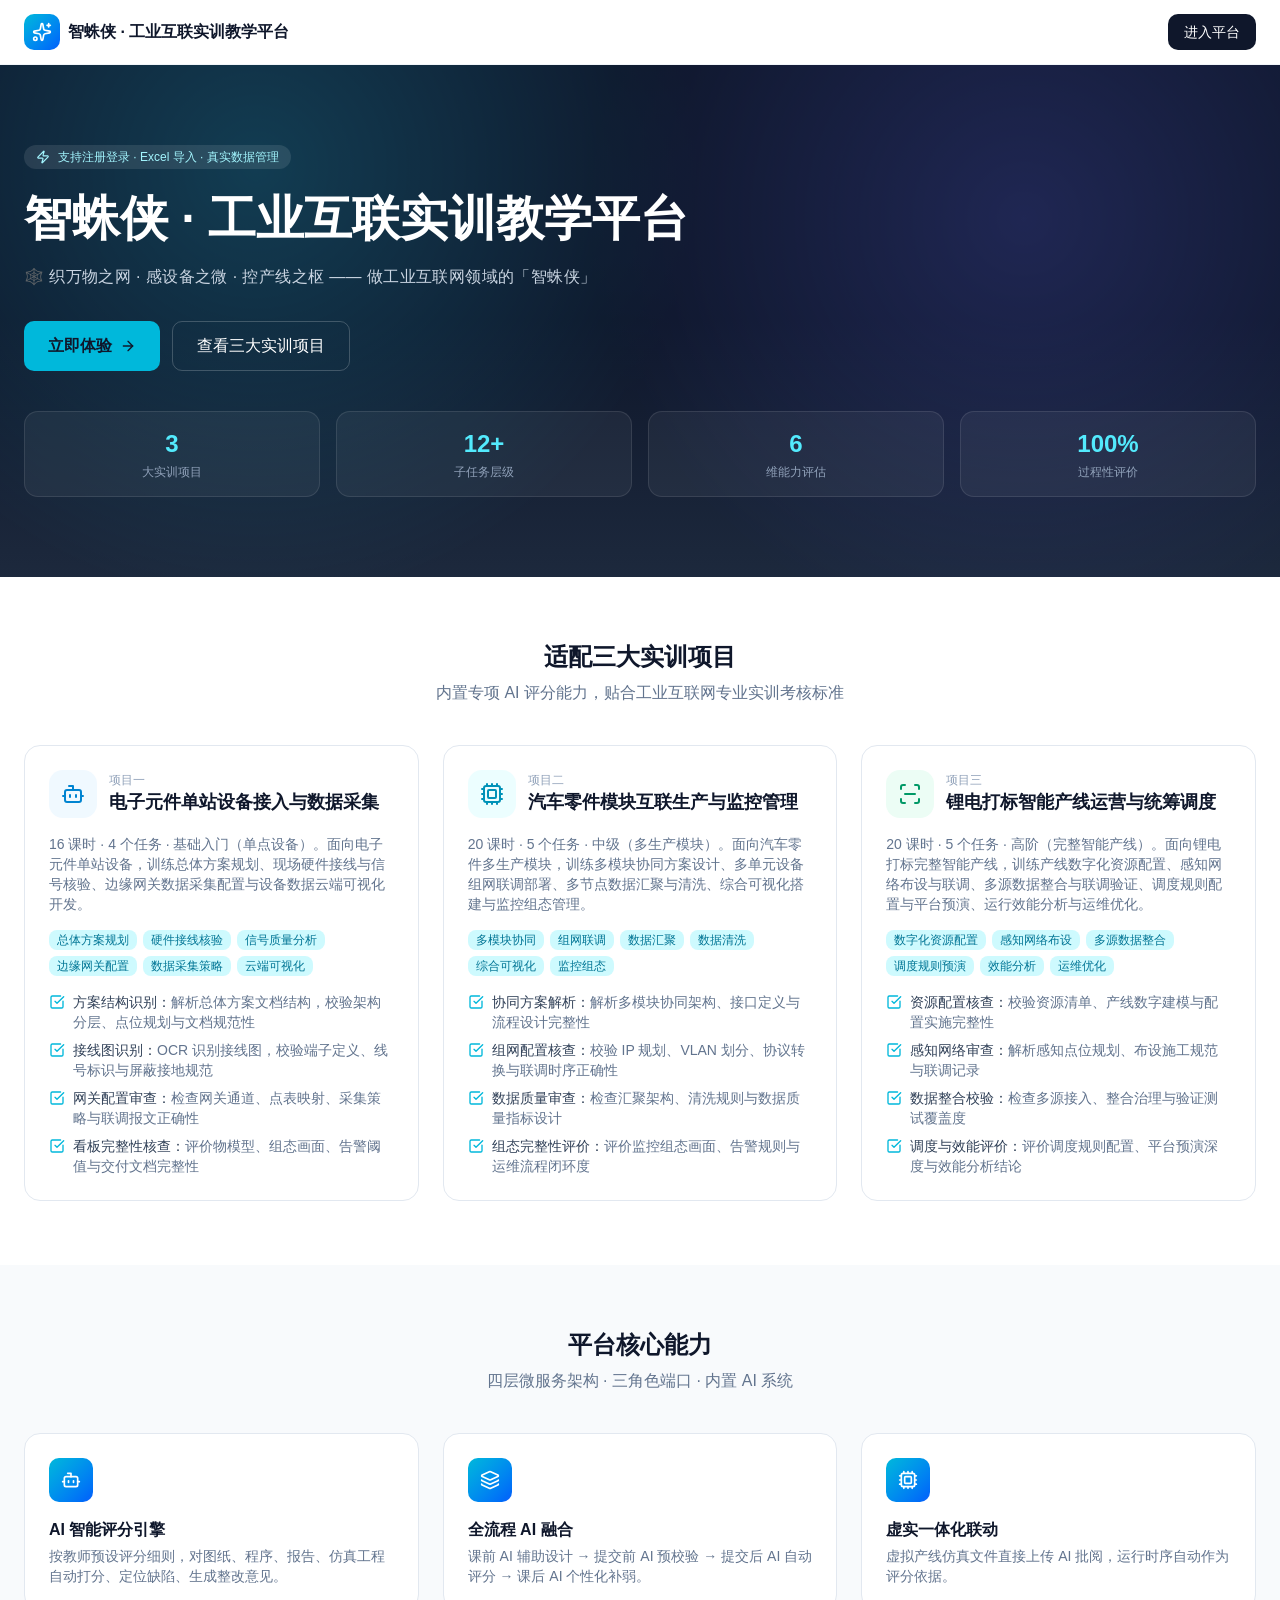
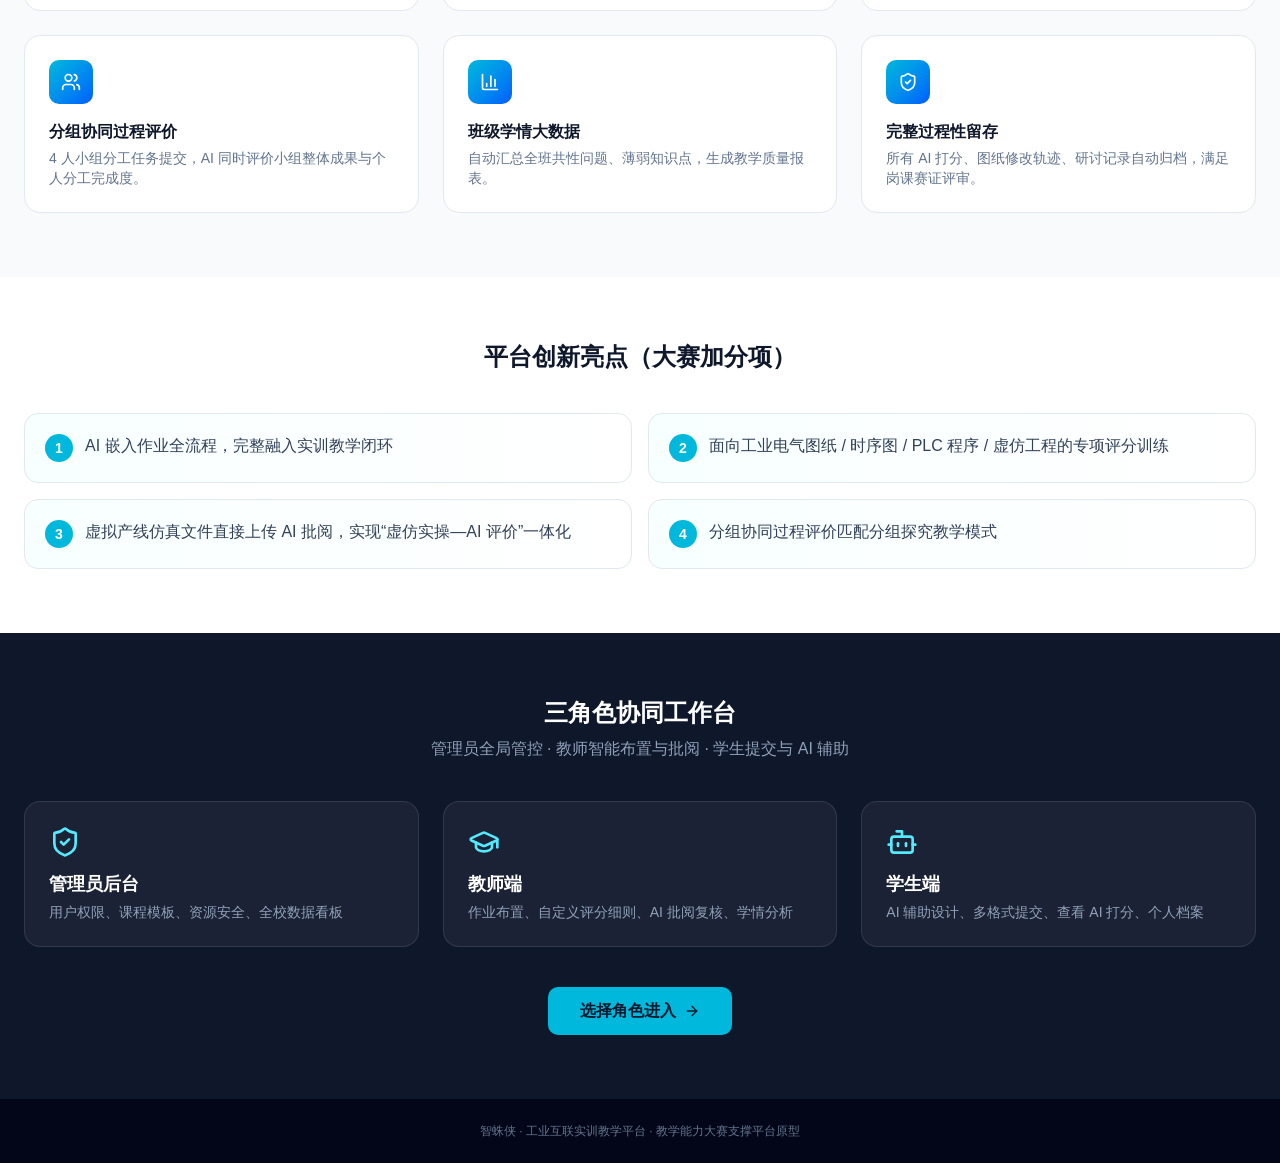
<file: index.html>
<!doctype html>
<html lang="zh-CN">
  <head>
    <meta charset="UTF-8" />
    <meta name="viewport" content="width=device-width, initial-scale=1.0" />
    <title>智蛛侠 · 工业互联实训教学平台</title>
    <link rel="icon" type="image/png" href="./favicon.png" />
    <meta name="description" content="智蛛侠 · 工业互联实训教学平台 - AI 自动评分与学习分析" />
    <meta name="author" content="Genie" />
    <meta http-equiv="Cache-Control" content="no-cache, no-store, must-revalidate" />
    <meta http-equiv="Pragma" content="no-cache" />
    <meta http-equiv="Expires" content="0" />
    <script type="module" crossorigin src="./assets/index-CC7If3BD.js"></script>
    <link rel="stylesheet" crossorigin href="./assets/index-BZl_3Tc2.css">
  </head>
  <body>
    <div id="root"></div>
  </body>
</html>
</file>
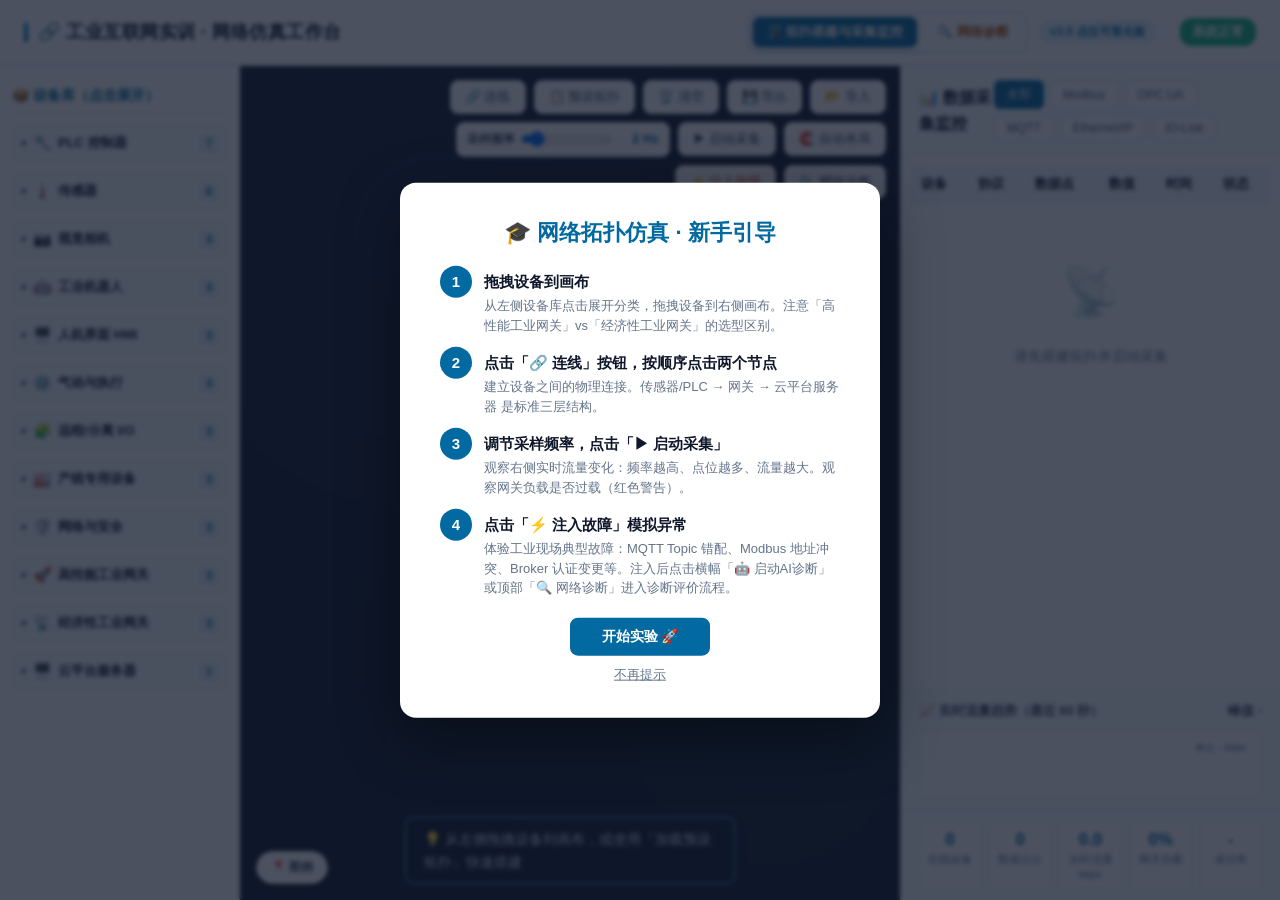
<file: sim/network-topo.html>
<!DOCTYPE html>
<html lang="zh-CN">
<head>
<meta charset="UTF-8">
<meta name="viewport" content="width=device-width, initial-scale=1.0">
<meta http-equiv="Cache-Control" content="no-cache, no-store, must-revalidate">
<meta http-equiv="Pragma" content="no-cache">
<meta http-equiv="Expires" content="0">
<title>网络拓扑与数据采集 — 项目二子任务3</title>
<style>
  *{margin:0;padding:0;box-sizing:border-box;}
  body{font-family:-apple-system,BlinkMacSystemFont,'Segoe UI','PingFang SC','Microsoft YaHei',sans-serif;background:#f1f5f9;color:#0f172a;height:100vh;font-size:15px;line-height:1.6;margin:0;display:flex;flex-direction:column;overflow:hidden;}
  .top-bar{background:#ffffff;display:flex;flex-direction:column;align-items:stretch;padding:10px 24px;border-bottom:2px solid #e2e8f0;gap:8px;box-shadow:0 1px 3px rgba(15,23,42,.06);flex:0 0 auto;}
  .top-bar-row{display:flex;align-items:center;justify-content:space-between;width:100%;min-height:44px;}
  .top-bar h1{font-size:18px;font-weight:600;color:#0f172a;letter-spacing:.5px;display:flex;align-items:center;gap:10px;}
  .top-bar h1::before{content:"";display:inline-block;width:4px;height:20px;background:linear-gradient(180deg,#0ea5e9,#0369a1);border-radius:2px;}
  .top-bar .badge{background:#10b981;color:#fff;font-size:13px;padding:4px 12px;border-radius:12px;margin-left:12px;font-weight:600;}
  .top-bar .badge.fault{background:#ef4444;color:#fff;animation:blink 1s infinite;}
  .top-bar .version-tag{background:#e0f2fe;color:#0369a1;font-size:11px;padding:3px 10px;border-radius:10px;margin-left:auto;font-weight:600;letter-spacing:.5px;}
  /* 链路策略开关（画在连线中点：核心⇄排障 全量采集） */
  .canvas-area svg line.full-policy{stroke:#f59e0b;stroke-width:4;filter:drop-shadow(0 0 5px rgba(245,158,11,.55));}
  .policy-switch{cursor:pointer;pointer-events:auto;}
  .policy-switch:hover .ps-rect{stroke-width:2.5;}
  /* 策略切换轻提示 */
  #policyToast{position:fixed;top:70px;left:50%;transform:translateX(-50%) translateY(-16px);background:#0f172a;color:#fff;padding:8px 18px;border-radius:8px;font-size:13px;font-weight:600;box-shadow:0 6px 18px rgba(15,23,42,.35);opacity:0;pointer-events:none;transition:all .25s;z-index:9999;}
  #policyToast.show{opacity:1;transform:translateX(-50%) translateY(0);}
  /* 全量采集链路的琥珀色数据粒子 */
  .data-particle.particle-full{background:#fbbf24;box-shadow:0 0 6px #fbbf24;}
  /* 顶栏功能 Tab（搭建/诊断） */
  .top-tabs{display:flex;gap:6px;background:#fff;border:1px solid #cbd5e1;border-radius:10px;padding:4px;margin-left:16px;box-shadow:0 1px 3px rgba(15,23,42,.08);}
  .top-tab{border:none;background:transparent;color:#475569;font-size:13px;padding:6px 14px;border-radius:7px;cursor:pointer;font-weight:600;white-space:nowrap;transition:all .2s;}
  .top-tab:hover{background:#f1f5f9;color:#0f172a;}
  .top-tab.active{background:#0369a1;color:#fff;box-shadow:0 2px 6px rgba(3,105,161,.35);}
  .top-tab.tab-diagnose{color:#b45309;}
  .top-tab.tab-diagnose:hover{background:#fef3c7;color:#92400e;}
  .top-tab.tab-diagnose.active{background:#d97706;color:#fff;box-shadow:0 2px 6px rgba(217,119,6,.35);}
  /* 拖拽落点预览框 */
  .drop-ghost{position:absolute;z-index:5;width:110px;height:60px;border:2px dashed #0369a1;border-radius:12px;background:rgba(3,105,161,.08);display:none;pointer-events:none;align-items:center;justify-content:center;font-size:12px;color:#0369a1;font-weight:600;text-align:center;line-height:1.3;overflow:hidden;}
  @keyframes blink{0%,100%{opacity:1}50%,100%{opacity:.5}}
  .main{display:flex;flex:1 1 auto;min-height:0;}
  /* ========== 设备库面板：白色背景 + 深色文字 ========== */
  .device-panel{width:240px;background:#fff;border-right:1px solid #e2e8f0;padding:12px 10px 12px 12px;display:flex;flex-direction:column;gap:6px;overflow-y:auto;box-shadow:2px 0 4px rgba(15,23,42,.04);}
  .device-panel::-webkit-scrollbar{width:6px;}
  .device-panel::-webkit-scrollbar-thumb{background:#cbd5e1;border-radius:3px;}
  .device-panel::-webkit-scrollbar-thumb:hover{background:#94a3b8;}
  .device-panel h3{font-size:14px;color:#0369a1;margin-bottom:4px;font-weight:700;display:flex;align-items:center;gap:6px;position:sticky;top:0;background:#fff;padding:6px 0;z-index:6;border-bottom:1px solid #e2e8f0;}
  /* ===== 二级目录（可折叠）===== */
  .device-category{margin-bottom:2px;border:1px solid transparent;border-radius:8px;overflow:visible;}
  .device-category-header{display:flex;align-items:center;gap:6px;padding:6px 8px;cursor:pointer;user-select:none;background:#f8fafc;border-radius:8px;transition:all .2s;font-size:13px;font-weight:600;color:#0f172a;border:1px solid #e2e8f0;position:sticky;top:38px;z-index:4;}
  .device-category-header:hover{background:#e0f2fe;border-color:#0ea5e9;}
  .device-category-header .cat-caret{display:inline-block;width:0;height:0;border-left:5px solid #64748b;border-top:4px solid transparent;border-bottom:4px solid transparent;transition:transform .2s;}
  .device-category.open .cat-caret{transform:rotate(90deg);}
  .device-category-header .cat-icon{font-size:15px;}
  .device-category-header .cat-name{flex:1;}
  .device-category-header .cat-count{background:#e0f2fe;color:#0369a1;font-size:11px;padding:1px 7px;border-radius:8px;font-weight:600;}
  .device-category.open .cat-count{background:#0369a1;color:#fff;}
  .device-category-items{display:none;flex-direction:column;gap:4px;padding:4px 0 2px 0;}
  .device-category.open .device-category-items{display:flex;}
  /* 设备项 */
  .device-item{background:#f8fafc;border:1px solid #cbd5e1;border-radius:8px;padding:8px 10px;cursor:grab;display:flex;align-items:center;gap:8px;transition:all .2s;user-select:none;color:#0f172a;font-size:13px;}
  .device-item:hover{border-color:#0ea5e9;background:#e0f2fe;transform:translateX(2px);box-shadow:0 2px 8px rgba(14,165,233,.2);}
  .device-item .icon{width:32px;height:32px;border-radius:6px;display:flex;align-items:center;justify-content:center;font-size:16px;flex-shrink:0;}
  .device-item .info{font-size:13px;line-height:1.4;flex:1;min-width:0;}
  .device-item .info .name{font-size:13px;font-weight:600;color:#0f172a;}
  .device-item .info .spec{font-size:11px;color:#64748b;margin-top:1px;}
  .device-item .info .badge-perf{font-size:10px;background:#fef2f2;color:#b91c1c;padding:1px 5px;border-radius:4px;font-weight:700;margin-left:4px;}
  .device-item .info .badge-eco{font-size:10px;background:#f0fdf4;color:#15803d;padding:1px 5px;border-radius:4px;font-weight:700;margin-left:4px;}
  .icon-plc{background:#15803d;color:#fff;}.icon-sensor{background:#ea580c;color:#fff;}.icon-gateway{background:#7c3aed;color:#fff;}
  .icon-server{background:#0369a1;color:#fff;}.icon-camera{background:#b91c1c;color:#fff;}.icon-robot{background:#65a30d;color:#fff;}
  .icon-hmi{background:#0891b2;color:#fff;}.icon-actuator{background:#be185d;color:#fff;}.icon-remoteio{background:#475569;color:#fff;}
  .icon-production{background:#4f46e5;color:#fff;}.icon-netsafe{background:#0d9488;color:#fff;}
  .icon-gw-hi{background:linear-gradient(135deg,#7c3aed,#a855f7);color:#fff;}
  .icon-gw-lo{background:linear-gradient(135deg,#65a30d,#16a34a);color:#fff;}
  /* 画布 */
  .canvas-area{flex:1;position:relative;overflow:hidden;background:#0f172a;background-image:radial-gradient(circle at 30% 20%, rgba(56,189,248,.06) 0%, transparent 50%),radial-gradient(circle at 80% 80%, rgba(34,197,94,.04) 0%, transparent 50%);}
  .canvas-area svg{position:absolute;top:0;left:0;width:100%;height:100%;pointer-events:none;z-index:1;}
  .canvas-area svg line{stroke:#38bdf8;stroke-width:2;pointer-events:auto;cursor:pointer;transition:stroke .2s, stroke-width .2s;}
  .canvas-area svg line:hover{stroke-width:4;}
  .canvas-area svg line.active{stroke:#10b981;stroke-width:3;filter:drop-shadow(0 0 4px #10b981);}
  .canvas-area svg line.selected{stroke:#fbbf24;stroke-width:4;filter:drop-shadow(0 0 6px #fbbf24);}
  .canvas-area svg line.fault{stroke:#ef4444;stroke-width:3;stroke-dasharray:8 4;animation:fb 1s infinite;filter:drop-shadow(0 0 6px #ef4444);}
  .canvas-area svg line.fault-data{stroke:#f59e0b;stroke-width:3;stroke-dasharray:4 4;animation:fb 1.5s infinite;filter:drop-shadow(0 0 4px #f59e0b);}
  @keyframes fb{0%,100%{opacity:1}50%,100%{opacity:.3}}
  /* 节点（支持自定义尺寸）*/
  .topo-node{position:absolute;z-index:10;border-radius:12px;padding:12px 16px;cursor:move;user-select:none;width:110px;height:60px;text-align:center;transition:box-shadow .2s,transform .2s,border-color .2s;font-size:14px;color:#fff;display:flex;flex-direction:column;justify-content:center;align-items:center;box-shadow:0 4px 12px rgba(0,0,0,.3);}
  .topo-node:hover{box-shadow:0 0 20px rgba(14,165,233,.5),0 4px 12px rgba(0,0,0,.3);transform:translateY(-1px);}
  .topo-node.selected{box-shadow:0 0 0 3px #0ea5e9,0 0 20px rgba(14,165,233,.5),0 4px 12px rgba(0,0,0,.3);}
  /* 节点按链路策略显示发光边框：core=蓝色（仅核心上传），full=琥珀色（拓展已上传） */
  .topo-node.policy-core{box-shadow:0 0 0 2px #0ea5e9,0 0 14px rgba(14,165,233,.45),0 4px 12px rgba(0,0,0,.3);}
  .topo-node.policy-full{box-shadow:0 0 0 2px #f59e0b,0 0 16px rgba(245,158,11,.55),0 4px 12px rgba(0,0,0,.3);}
  .topo-node.policy-core.selected{box-shadow:0 0 0 3px #0ea5e9,0 0 22px rgba(14,165,233,.6),0 4px 12px rgba(0,0,0,.3);}
  .topo-node.policy-full.selected{box-shadow:0 0 0 3px #f59e0b,0 0 24px rgba(245,158,11,.7),0 4px 12px rgba(0,0,0,.3);}
  .topo-node.fault-node{animation:fp 1.5s infinite;}
  .topo-node.fault-err{box-shadow:0 0 0 3px #ef4444,0 0 20px rgba(239,68,68,.5),0 4px 12px rgba(0,0,0,.3);animation:fp 1.5s infinite;}
  .topo-node.fault-warn{box-shadow:0 0 0 3px #f59e0b,0 0 20px rgba(245,158,11,.5),0 4px 12px rgba(0,0,0,.3);animation:fp 2s infinite;}
  .topo-node.overload{box-shadow:0 0 0 3px #dc2626,0 0 24px rgba(220,38,38,.7),0 4px 12px rgba(0,0,0,.3);animation:fp 1s infinite;}
  @keyframes fp{0%,100%{opacity:1}50%,100%{opacity:.7}}
  .topo-node .node-icon{font-size:24px;margin-bottom:4px;}
  .topo-node .node-name{font-size:14px;font-weight:600;color:#fff;white-space:nowrap;line-height:1.3;overflow:hidden;text-overflow:ellipsis;max-width:100%;}
  .topo-node .node-protocol{font-size:12px;color:rgba(255,255,255,.85);margin-top:3px;font-weight:500;}
  .topo-node .status-dot{width:10px;height:10px;border-radius:50%;position:absolute;top:8px;right:8px;}
  .status-online{background:#10b981;box-shadow:0 0 6px #10b981;}
  .status-offline{background:#ef4444;box-shadow:0 0 6px #ef4444;animation:blink 1s infinite;}
  .status-warn{background:#f59e0b;box-shadow:0 0 6px #f59e0b;animation:blink 1.5s infinite;}
  .node-plc{background:linear-gradient(135deg,#15803d,#16a34a);border:1px solid #22c55e;}
  .node-sensor{background:linear-gradient(135deg,#ea580c,#f97316);border:1px solid #fb923c;}
  .node-gateway{background:linear-gradient(135deg,#7c3aed,#8b5cf6);border:1px solid #a78bfa;}
  .node-gateway-hi{background:linear-gradient(135deg,#7c3aed,#a855f7,#c026d3);border:2px solid #e879f9;}
  .node-gateway-lo{background:linear-gradient(135deg,#65a30d,#16a34a);border:1px solid #4ade80;}
  .node-server{background:linear-gradient(135deg,#0369a1,#0284c7);border:1px solid #38bdf8;}
  .node-camera{background:linear-gradient(135deg,#b91c1c,#dc2626);border:1px solid #f87171;}
  .node-robot{background:linear-gradient(135deg,#65a30d,#84cc16);border:1px solid #a3e635;}
  .node-hmi{background:linear-gradient(135deg,#0891b2,#06b6d4);border:1px solid #22d3ee;}
  .node-actuator{background:linear-gradient(135deg,#be185d,#ec4899);border:1px solid #f472b6;}
  .node-remoteio{background:linear-gradient(135deg,#475569,#64748b);border:1px solid #94a3b8;}
  .node-production{background:linear-gradient(135deg,#4f46e5,#6366f1);border:1px solid #818cf8;}
  .node-netsafe{background:linear-gradient(135deg,#0d9488,#14b8a6);border:1px solid #2dd4bf;}
  /* 缩放手柄：右下角三角 */
  .resize-handle{position:absolute;bottom:0;right:0;width:14px;height:14px;cursor:nwse-resize;background:linear-gradient(135deg,transparent 40%,#fff 40%,#fff 60%,transparent 60%);display:none;z-index:2;}
  .topo-node.selected .resize-handle{display:block;}
  /* 节点尺寸自适应字号 */
  .topo-node.size-small .node-icon{font-size:18px;}
  .topo-node.size-small .node-name{font-size:12px;}
  .topo-node.size-small .node-protocol{font-size:10px;}
  .topo-node.size-large .node-icon{font-size:32px;}
  .topo-node.size-large .node-name{font-size:16px;}
  .topo-node.size-large .node-protocol{font-size:13px;}
  /* 网关负载条 */
  .gateway-load-bar{position:absolute;bottom:-6px;left:8px;right:8px;height:4px;background:rgba(0,0,0,.4);border-radius:2px;overflow:hidden;display:none;}
  .topo-node.gateway-node .gateway-load-bar{display:block;}
  .gateway-load-bar .glb-fill{height:100%;background:#10b981;transition:width .3s, background .3s;}
  .data-particle{position:absolute;width:6px;height:6px;border-radius:50%;z-index:5;pointer-events:none;}
  .particle-modbus{background:#f59e0b;box-shadow:0 0 6px #f59e0b;}
  .particle-opcua{background:#06b6d4;box-shadow:0 0 6px #06b6d4;}
  .particle-mqtt{background:#84cc16;box-shadow:0 0 6px #84cc16;}
  .connect-hint{position:absolute;bottom:16px;left:50%;transform:translateX(-50%);background:rgba(15,23,42,.95);border:1px solid #38bdf8;border-radius:8px;padding:10px 18px;font-size:14px;color:#e0f2fe;z-index:20;box-shadow:0 4px 12px rgba(2,6,23,.3);}
  /* 数据采集监控面板：白色背景 + 深色文字 */
  .data-panel{width:380px;background:#fff;border-left:1px solid #e2e8f0;display:flex;flex-direction:column;box-shadow:-2px 0 4px rgba(15,23,42,.04);}
  .data-panel .panel-header{padding:14px 18px;border-bottom:1px solid #e2e8f0;display:flex;align-items:center;justify-content:space-between;background:#f8fafc;}
  .data-panel .panel-header h3{font-size:16px;color:#0f172a;font-weight:700;}
  .protocol-tabs{display:flex;gap:6px;flex-wrap:wrap;}
  .protocol-tabs button{background:#fff;border:1px solid #cbd5e1;color:#475569;padding:5px 12px;border-radius:6px;font-size:12px;cursor:pointer;transition:all .2s;}
  .protocol-tabs button:hover{background:#f1f5f9;border-color:#94a3b8;}
  .protocol-tabs button.active{background:#0369a1;color:#fff;border-color:#0284c7;}
  .data-table-wrap{flex:1;overflow-y:auto;padding:10px;background:#fff;min-height:0;}
  .data-table-wrap::-webkit-scrollbar{width:6px;}
  .data-table-wrap::-webkit-scrollbar-thumb{background:#cbd5e1;border-radius:3px;}
  .data-table-wrap::-webkit-scrollbar-thumb:hover{background:#94a3b8;}
  table.data-table{width:100%;border-collapse:collapse;font-size:13px;}
  table.data-table th{background:#f1f5f9;color:#0f172a;padding:8px 10px;text-align:left;position:sticky;top:0;font-weight:600;border-bottom:1px solid #e2e8f0;}
  table.data-table td{padding:7px 10px;border-bottom:1px solid #f1f5f9;color:#334155;}
  table.data-table tr:hover td{background:#f8fafc;}
  table.data-table tr.fault-row td{background:rgba(239,68,68,.06);}
  table.data-table tr.warn-row td{background:rgba(245,158,11,.06);}
  table.data-table tr.offline-row td{background:rgba(148,163,184,.06);color:#94a3b8;font-style:italic;}
  .val-ok{color:#10b981;font-weight:600;}.val-warn{color:#f59e0b;font-weight:600;}.val-err{color:#ef4444;font-weight:700;}.val-corrupt{color:#f97316;font-weight:600;}
  .val-offline{color:#94a3b8;font-style:italic;font-weight:500;}
  /* 流量监控区 */
  .traffic-monitor{padding:12px 18px;background:#f8fafc;border-top:1px solid #e2e8f0;}
  .traffic-monitor .tm-header{display:flex;align-items:center;justify-content:space-between;margin-bottom:8px;font-size:13px;color:#475569;font-weight:600;}
  .traffic-monitor .tm-canvas-wrap{background:#fff;border:1px solid #e2e8f0;border-radius:6px;padding:6px;position:relative;}
  .traffic-monitor canvas{display:block;width:100%;height:54px;}
  .traffic-monitor .tm-legend{position:absolute;top:8px;right:10px;font-size:10px;color:#64748b;background:rgba(255,255,255,.9);padding:1px 5px;border-radius:3px;}
  /* 指标卡栏：5 张 */
  .metrics-bar{padding:10px 18px;border-top:1px solid #e2e8f0;display:flex;gap:8px;background:#f8fafc;}
  .metric-card{flex:1;background:#fff;border:1px solid #e2e8f0;border-radius:8px;padding:8px 4px;text-align:center;min-width:0;}
  .metric-card .val{font-size:17px;font-weight:700;color:#0369a1;line-height:1.2;}
  .metric-card .val.danger{color:#dc2626;}
  .metric-card .val.warn{color:#f59e0b;}
  .metric-card .val.ok{color:#10b981;}
  .metric-card .label{font-size:11px;color:#64748b;margin-top:2px;line-height:1.3;}
  /* 顶部工具栏 */
  .toolbar{position:absolute;top:14px;right:14px;z-index:20;display:flex;gap:8px;flex-wrap:wrap;justify-content:flex-end;max-width:480px;align-items:center;}
  .toolbar button{background:#fff;border:1px solid #cbd5e1;color:#334155;padding:7px 14px;border-radius:8px;font-size:13px;cursor:pointer;transition:all .2s;white-space:nowrap;font-weight:500;box-shadow:0 1px 2px rgba(15,23,42,.05);}
  .toolbar button:hover{background:#f1f5f9;border-color:#94a3b8;box-shadow:0 2px 4px rgba(15,23,42,.1);}
  .toolbar button.active{background:#15803d;border-color:#16a34a;color:#fff;box-shadow:0 2px 4px rgba(21,128,61,.3);}
  .toolbar button.fault-btn{border-color:#fca5a5;color:#dc2626;}
  .toolbar button.fault-btn:hover{background:#dc2626;color:#fff;border-color:#b91c1c;}
  /* 频率滑块 */
  .frequency-control{display:flex;align-items:center;gap:6px;background:#fff;border:1px solid #cbd5e1;border-radius:8px;padding:6px 10px;box-shadow:0 1px 2px rgba(15,23,42,.05);}
  .frequency-control .fc-label{font-size:12px;color:#475569;font-weight:600;white-space:nowrap;}
  .frequency-control input[type=range]{width:90px;cursor:pointer;}
  .frequency-control .fc-val{font-size:13px;color:#0369a1;font-weight:700;min-width:42px;text-align:right;}
  .frequency-control select{background:#f8fafc;border:1px solid #cbd5e1;border-radius:4px;padding:2px 4px;font-size:12px;color:#475569;cursor:pointer;}
  /* 模式指示 */
  .mode-indicator{position:absolute;top:14px;left:50%;transform:translateX(-50%);z-index:20;background:#15803d;color:#fff;padding:7px 18px;border-radius:20px;font-size:13px;display:none;font-weight:600;box-shadow:0 2px 8px rgba(21,128,61,.3);}
  .mode-indicator.show{display:block;}
  /* 节点属性面板 */
  .node-props{position:absolute;bottom:16px;right:16px;z-index:20;background:rgba(255,255,255,.98);border:1px solid #cbd5e1;border-radius:10px;padding:14px 18px;min-width:240px;display:none;box-shadow:0 4px 16px rgba(15,23,42,.15);color:#0f172a;max-width:300px;}
  .node-props.show{display:block;}
  .node-props h4{font-size:15px;color:#0369a1;margin-bottom:10px;font-weight:700;display:flex;align-items:center;gap:6px;}
  .node-props .prop-row{display:flex;justify-content:space-between;font-size:13px;margin-bottom:6px;padding:4px 0;border-bottom:1px solid #f1f5f9;gap:8px;}
  .node-props .prop-label{color:#64748b;flex-shrink:0;}
  .node-props .prop-value{color:#0f172a;font-weight:500;text-align:right;word-break:break-all;}
  /* 属性面板：点位清单明细（核心/拓展分层可视化） */
  .node-props .prop-points-wrap{margin-top:10px;max-height:220px;overflow-y:auto;border:1px solid #e2e8f0;border-radius:8px;background:#f8fafc;}
  .node-props .pl-head{display:flex;justify-content:space-between;align-items:center;padding:6px 10px;background:#eff6ff;border-bottom:1px solid #e2e8f0;font-size:12px;font-weight:700;color:#0369a1;position:sticky;top:0;}
  .node-props .pl-item{display:flex;align-items:center;gap:6px;padding:5px 10px;font-size:12px;border-bottom:1px solid #f1f5f9;color:#0f172a;}
  .node-props .pl-item.pl-off{color:#94a3b8;font-style:italic;}
  .node-props .pl-dot{flex-shrink:0;font-weight:800;}
  .node-props .pl-core{color:#0369a1;}
  .node-props .pl-opt{color:#d97706;}
  .node-props .pl-name{flex:1;overflow:hidden;text-overflow:ellipsis;white-space:nowrap;}
  .node-props .pl-kind{flex-shrink:0;font-size:10px;font-weight:700;padding:1px 5px;border-radius:3px;}
  .node-props .pl-kind.k-core{background:#dbeafe;color:#0369a1;}
  .node-props .pl-kind.k-opt{background:#fef3c7;color:#92400e;}
  .node-props .pl-up{flex-shrink:0;font-size:11px;font-weight:600;}
  .node-props .pl-up.u-on{color:#16a34a;}
  .node-props .pl-up.u-off{color:#94a3b8;}
  .node-props .pl-empty{text-align:center;padding:12px;color:#94a3b8;font-size:12px;}
  /* 画布点位图例（常驻左下角，直观区分核心/拓展；避开右下角属性面板） */
  /* 折叠图例按钮（常驻右下角，不遮挡节点） */
  .point-legend-collapsed{position:absolute;left:16px;bottom:16px;z-index:18;background:#fff;border:1px solid #cbd5e1;border-radius:20px;padding:6px 14px;font-size:12px;color:#334155;box-shadow:0 2px 8px rgba(15,23,42,.12);cursor:pointer;pointer-events:auto;font-weight:600;transition:all .2s;}
  .point-legend-collapsed:hover{background:#f1f5f9;border-color:#94a3b8;}
  /* 展开后的图例面板 */
  .point-legend{position:absolute;left:16px;bottom:16px;z-index:19;background:rgba(255,255,255,.98);border:1px solid #cbd5e1;border-radius:10px;padding:10px 14px;font-size:11px;color:#334155;box-shadow:0 4px 14px rgba(15,23,42,.15);pointer-events:auto;line-height:1.7;min-width:220px;max-width:260px;display:flex;flex-direction:column;gap:3px;}
  .point-legend .pl-title{font-weight:700;color:#0f172a;margin-bottom:3px;font-size:12px;}
  .point-legend .pl-close{position:absolute;top:6px;right:8px;cursor:pointer;color:#94a3b8;font-size:12px;line-height:1;padding:2px 4px;border-radius:4px;}
  .point-legend .pl-close:hover{background:#f1f5f9;color:#475569;}
  .point-legend .lg-dot{display:inline-block;width:9px;height:9px;border-radius:50%;margin-right:5px;vertical-align:-1px;}
  .point-legend .lg-core{background:#0369a1;}
  .point-legend .lg-opt-on{background:#d97706;}
  .point-legend .lg-opt-off{background:#cbd5e1;}
  /* 上下文菜单（节点/连线通用） */
  .context-menu{position:absolute;z-index:50;background:#fff;border:1px solid #cbd5e1;border-radius:8px;padding:4px 0;min-width:180px;display:none;box-shadow:0 4px 16px rgba(15,23,42,.15);}
  .context-menu .menu-item{padding:10px 16px;font-size:14px;color:#334155;cursor:pointer;}
  .context-menu .menu-item:hover{background:#f1f5f9;color:#0f172a;}
  .context-menu .menu-item.danger{color:#dc2626;}
  .context-menu .menu-item.danger:hover{background:#fef2f2;}
  .context-menu .menu-separator{height:1px;background:#e2e8f0;margin:4px 0;}
  /* 故障横幅 */
  .fault-banner{position:absolute;top:64px;left:220px;right:380px;z-index:30;padding:14px 22px;display:none;align-items:center;justify-content:space-between;animation:slideDown .3s ease;box-shadow:0 4px 12px rgba(2,6,23,.2);border-radius:0 0 8px 8px;}
  .fault-banner.show{display:flex;}
  .fault-banner.level-err{background:linear-gradient(90deg,#b91c1c,#dc2626);color:#fff;}
  .fault-banner.level-warn{background:linear-gradient(90deg,#ea580c,#f97316);color:#fff;}
  @keyframes slideDown{from{transform:translateY(-100%)}to{transform:translateY(0)}}
  .fault-banner .fb-left{display:flex;align-items:center;gap:12px;}
  .fault-banner .fb-icon{font-size:24px;animation:shake .5s infinite;}
  @keyframes shake{0%,100%{transform:rotate(0)}25%,100%{transform:rotate(-5deg)}75%{transform:rotate(5deg)}}
  .fault-banner .fb-text{font-size:15px;font-weight:600;}
  .fault-banner .fb-sub{font-size:13px;opacity:.9;margin-top:3px;}
  .fault-banner .fb-actions{display:flex;gap:8px;}
  .fault-banner .fb-btn{padding:8px 16px;border-radius:6px;border:none;cursor:pointer;font-size:13px;font-weight:600;transition:all .2s;}
  .fb-btn-diagnose{background:#fff;color:#b91c1c;}
  .fb-btn-diagnose:hover{background:#fecaca;}
  .fb-btn-dismiss{background:transparent;border:1px solid rgba(255,255,255,.4);color:#fff;}
  .fb-btn-dismiss:hover{background:rgba(255,255,255,.1);}
  /* 无数据 */
  .no-data{text-align:center;padding:50px 20px;color:#64748b;font-size:14px;}
  .no-data .nd-icon{font-size:48px;margin-bottom:14px;opacity:.5;}
  /* 故障弹窗 */
  .fault-modal{position:fixed;top:0;left:0;right:0;bottom:0;background:rgba(15,23,42,.6);z-index:100;display:none;align-items:center;justify-content:center;backdrop-filter:blur(2px);}
  .fault-modal.show{display:flex;}
  .fault-modal-box{background:#fff;border:1px solid #e2e8f0;border-radius:16px;padding:28px;width:560px;max-height:82vh;overflow-y:auto;box-shadow:0 20px 60px rgba(15,23,42,.3);}
  .fault-modal-box h2{color:#dc2626;font-size:19px;margin-bottom:18px;text-align:center;font-weight:700;}
  .fault-option{background:#f8fafc;border:1px solid #e2e8f0;border-radius:10px;padding:16px;margin-bottom:12px;cursor:pointer;transition:all .2s;}
  .fault-option:hover{border-color:#f59e0b;background:#fffbeb;box-shadow:0 2px 8px rgba(245,158,11,.15);}
  .fault-option .fo-title{font-size:15px;font-weight:600;color:#0f172a;margin-bottom:6px;display:flex;align-items:center;gap:8px;}
  .fault-option .fo-desc{font-size:13px;color:#475569;line-height:1.6;}
  .fault-option .fo-tag{font-size:11px;padding:3px 8px;border-radius:5px;font-weight:600;}
  .fo-tag-err{background:#fef2f2;color:#b91c1c;border:1px solid #fecaca;}
  .fo-tag-warn{background:#fff7ed;color:#c2410c;border:1px solid #fed7aa;}
  .fault-modal-close{display:block;margin:14px auto 0;background:#f1f5f9;border:1px solid #cbd5e1;color:#334155;padding:10px 28px;border-radius:8px;cursor:pointer;font-size:14px;font-weight:500;transition:all .2s;}
  .fault-modal-close:hover{background:#e2e8f0;color:#0f172a;}
  /* 删除确认 Toast（含撤销） */
  .delete-toast{position:fixed;bottom:24px;left:50%;transform:translateX(-50%) translateY(20px);background:#0f172a;color:#fff;padding:12px 20px;border-radius:10px;font-size:14px;display:flex;align-items:center;gap:14px;z-index:200;opacity:0;pointer-events:none;transition:all .3s;box-shadow:0 8px 24px rgba(0,0,0,.3);}
  .delete-toast.show{opacity:1;pointer-events:auto;transform:translateX(-50%) translateY(0);}
  .delete-toast .dt-undo{background:#fbbf24;color:#0f172a;border:none;padding:5px 14px;border-radius:6px;font-size:13px;font-weight:600;cursor:pointer;}
  .delete-toast .dt-undo:hover{background:#f59e0b;color:#fff;}
  /* 节点悬浮 tooltip */
  .node-tooltip{position:absolute;z-index:60;background:rgba(15,23,42,.96);color:#fff;padding:10px 14px;border-radius:8px;font-size:12px;line-height:1.6;display:none;pointer-events:none;max-width:240px;box-shadow:0 4px 16px rgba(0,0,0,.3);border:1px solid #334155;}
  .node-tooltip.show{display:block;}
  .node-tooltip .nt-title{font-size:13px;font-weight:700;color:#38bdf8;margin-bottom:4px;}
  .node-tooltip .nt-row{display:flex;justify-content:space-between;gap:10px;}
  .node-tooltip .nt-label{color:#94a3b8;}
  .node-tooltip .nt-value{color:#fff;font-weight:500;}
  /* 新手引导浮层 */
  .newbie-overlay{position:fixed;top:0;left:0;right:0;bottom:0;z-index:90;display:none;}
  .newbie-overlay.show{display:block;}
  .newbie-mask{position:absolute;top:0;left:0;right:0;bottom:0;background:rgba(15,23,42,.75);backdrop-filter:blur(2px);}
  .newbie-card{position:absolute;top:50%;left:50%;transform:translate(-50%,-50%);background:#fff;border-radius:16px;padding:32px 40px;max-width:480px;box-shadow:0 20px 60px rgba(0,0,0,.4);text-align:center;}
  .newbie-card h2{font-size:22px;color:#0369a1;margin-bottom:16px;font-weight:700;}
  .newbie-card .nc-steps{display:flex;flex-direction:column;gap:12px;text-align:left;margin-bottom:20px;}
  .newbie-card .nc-step{display:flex;gap:12px;align-items:flex-start;}
  .newbie-card .nc-step-num{width:32px;height:32px;background:#0369a1;color:#fff;border-radius:50%;display:flex;align-items:center;justify-content:center;font-weight:700;flex-shrink:0;}
  .newbie-card .nc-step-content{flex:1;padding-top:4px;}
  .newbie-card .nc-step-title{font-weight:600;color:#0f172a;font-size:15px;margin-bottom:2px;}
  .newbie-card .nc-step-desc{font-size:13px;color:#64748b;line-height:1.5;}
  .newbie-card .nc-btn{background:#0369a1;color:#fff;border:none;padding:10px 32px;border-radius:8px;font-size:14px;font-weight:600;cursor:pointer;}
  .newbie-card .nc-btn:hover{background:#0284c7;}
  .newbie-card .nc-skip{background:transparent;color:#64748b;border:none;font-size:13px;margin-top:10px;cursor:pointer;text-decoration:underline;}
</style>
</head>
<body>
<div class="top-bar">
  <div class="top-bar-row">
    <h1>🔗 工业互联网实训 · 网络仿真工作台</h1>
    <div style="display:flex;align-items:center;gap:12px;">
      <div class="top-tabs">
        <button class="top-tab active" title="当前页：拓扑搭建与数据采集监控">🛠️ 拓扑搭建与采集监控</button>
        <button class="top-tab tab-diagnose" onclick="gotoDiagnosis()" title="进入网络诊断与AI评价流程">🔍 网络诊断</button>
      </div>
      <span class="version-tag" id="versionTag">v3.5 点位可视化版</span>
      <span class="badge" id="statusBadge">系统正常</span>
    </div>
  </div>
  <!-- 学生拓扑查看横幅（批阅页跳转时显示在顶栏下方，全宽常驻） -->
  <div id="topoViewBanner" style="display:none;width:100%;align-items:center;gap:10px;background:linear-gradient(135deg,#0f766e,#115e59);color:#fff;padding:10px 16px;border-radius:8px;box-shadow:0 4px 12px rgba(0,0,0,.25),inset 0 0 0 2px #fbbf24;font-size:14px;font-weight:600;flex-wrap:wrap;animation:slideDown .35s ease;">
    <span style="background:#fbbf24;color:#78350f;border-radius:6px;padding:3px 10px;font-weight:800;font-size:12px;white-space:nowrap;box-shadow:0 2px 4px rgba(0,0,0,.2);">学生拓扑</span>
    <span style="white-space:nowrap;">正在查看学生提交的网络拓扑：</span>
    <b id="topoViewBannerName" style="max-width:280px;overflow:hidden;text-overflow:ellipsis;white-space:nowrap;color:#fde68a;">学生提交的拓扑.json</b>
    <span id="topoViewBannerMode" style="background:#0369a1;color:#fff;border-radius:6px;padding:3px 10px;font-weight:700;font-size:12px;white-space:nowrap;display:none;"></span>
    <span style="opacity:.85;font-weight:400;white-space:nowrap;">（可交互查看：点击节点可见核心/拓展点位明细；教师修改不会回传学生作业；「新窗口打开」同样可查看）</span>
    <button onclick="closeTopoViewBanner()" title="退出查看并恢复空白画布" style="background:rgba(255,255,255,.25);border:none;color:#fff;border-radius:6px;padding:3px 12px;cursor:pointer;font-weight:700;margin-left:auto;white-space:nowrap;">✕ 退出查看</button>
  </div>
</div>
<div class="fault-banner" id="faultBanner">
  <div class="fb-left">
    <span class="fb-icon" id="fbIcon">🚨</span>
    <div>
      <div class="fb-text" id="faultText">-</div>
      <div class="fb-sub" id="faultSub">-</div>
    </div>
  </div>
  <div class="fb-actions">
    <button class="fb-btn fb-btn-diagnose" onclick="openDiagnosis()">🤖 启动AI诊断</button>
    <button class="fb-btn fb-btn-dismiss" onclick="dismissFault()">关闭</button>
  </div>
</div>
<div class="main">
  <!-- ============ 设备库：二级目录折叠面板 ============ -->
  <div class="device-panel">
    <h3>📦 设备库（点击展开）</h3>
    <!-- PLC 控制器（7 个） -->
    <div class="device-category" data-cat="plc">
      <div class="device-category-header" onclick="toggleCategory('plc')">
        <span class="cat-caret"></span>
        <span class="cat-icon">🔧</span>
        <span class="cat-name">PLC 控制器</span>
        <span class="cat-count">7</span>
      </div>
      <div class="device-category-items">
        <div class="device-item" draggable="true" data-type="plc" data-name="西门子 S7-200 SMART" data-model="S7-200 SMART"><div class="icon icon-plc">🔌</div><div class="info"><div class="name">西门子 S7-200 SMART</div><div class="spec">OPC UA · 小型</div></div></div>
        <div class="device-item" draggable="true" data-type="plc" data-name="三菱 FX5U-32MT" data-model="FX5U"><div class="icon icon-plc">🔧</div><div class="info"><div class="name">三菱 FX5U-32MT</div><div class="spec">OPC UA · 小型</div></div></div>
        <div class="device-item" draggable="true" data-type="plc" data-name="西门子 S7-1200" data-model="S7-1200"><div class="icon icon-plc">🔧</div><div class="info"><div class="name">西门子 S7-1200</div><div class="spec">OPC UA · 中型</div></div></div>
        <div class="device-item" draggable="true" data-type="plc" data-name="西门子 S7-1500" data-model="S7-1500"><div class="icon icon-plc">⚙️</div><div class="info"><div class="name">西门子 S7-1500</div><div class="spec">OPC UA · 中型</div></div></div>
        <div class="device-item" draggable="true" data-type="plc" data-name="罗克韦尔 CompactLogix" data-model="CompactLogix"><div class="icon icon-plc">⚙️</div><div class="info"><div class="name">罗克韦尔 CompactLogix</div><div class="spec">Ethernet/IP · 中型</div></div></div>
        <div class="device-item" draggable="true" data-type="plc" data-name="西门子 S7-300" data-model="S7-300"><div class="icon icon-plc">🏭</div><div class="info"><div class="name">西门子 S7-300</div><div class="spec">OPC UA · 大型</div></div></div>
        <div class="device-item" draggable="true" data-type="plc" data-name="罗克韦尔 ControlLogix" data-model="ControlLogix"><div class="icon icon-plc">🏭</div><div class="info"><div class="name">罗克韦尔 ControlLogix</div><div class="spec">Ethernet/IP · 大型</div></div></div>
      </div>
    </div>
    <!-- 传感器（6 个） -->
    <div class="device-category" data-cat="sensor">
      <div class="device-category-header" onclick="toggleCategory('sensor')">
        <span class="cat-caret"></span>
        <span class="cat-icon">🌡️</span>
        <span class="cat-name">传感器</span>
        <span class="cat-count">6</span>
      </div>
      <div class="device-category-items">
        <div class="device-item" draggable="true" data-type="sensor" data-name="温湿度传感器" data-model="温湿度"><div class="icon icon-sensor">🌡️</div><div class="info"><div class="name">温湿度传感器</div><div class="spec">Modbus RTU</div></div></div>
        <div class="device-item" draggable="true" data-type="sensor" data-name="电容式接近传感器" data-model="电容式"><div class="icon icon-sensor">⚡</div><div class="info"><div class="name">电容式接近传感器</div><div class="spec">IO-Link</div></div></div>
        <div class="device-item" draggable="true" data-type="sensor" data-name="电感式接近传感器" data-model="电感式"><div class="icon icon-sensor">🧲</div><div class="info"><div class="name">电感式接近传感器</div><div class="spec">NPN/PNP</div></div></div>
        <div class="device-item" draggable="true" data-type="sensor" data-name="光电式传感器" data-model="光电式"><div class="icon icon-sensor">💡</div><div class="info"><div class="name">光电式传感器</div><div class="spec">IO-Link</div></div></div>
        <div class="device-item" draggable="true" data-type="sensor" data-name="压力变送器" data-model="压力"><div class="icon icon-sensor">🌀</div><div class="info"><div class="name">压力变送器</div><div class="spec">Modbus RTU</div></div></div>
        <div class="device-item" draggable="true" data-type="sensor" data-name="电磁流量计" data-model="流量"><div class="icon icon-sensor">🌊</div><div class="info"><div class="name">电磁流量计</div><div class="spec">Modbus / HART</div></div></div>
      </div>
    </div>
    <!-- 视觉相机（4 个） -->
    <div class="device-category" data-cat="camera">
      <div class="device-category-header" onclick="toggleCategory('camera')">
        <span class="cat-caret"></span>
        <span class="cat-icon">📷</span>
        <span class="cat-name">视觉相机</span>
        <span class="cat-count">4</span>
      </div>
      <div class="device-category-items">
        <div class="device-item" draggable="true" data-type="camera" data-name="海康 MV-CS200" data-model="海康MV-CS200"><div class="icon icon-camera">📷</div><div class="info"><div class="name">海康 MV-CS200</div><div class="spec">GigE · MQTT</div></div></div>
        <div class="device-item" draggable="true" data-type="camera" data-name="巴斯勒 Basler ace 2" data-model="Basler"><div class="icon icon-camera">🎥</div><div class="info"><div class="name">巴斯勒 Basler ace 2</div><div class="spec">USB3.0 · MQTT</div></div></div>
        <div class="device-item" draggable="true" data-type="camera" data-name="基恩士 CV-X100" data-model="KEYENCE"><div class="icon icon-camera">🔍</div><div class="info"><div class="name">基恩士 CV-X100</div><div class="spec">Ethernet · OPC UA</div></div></div>
        <div class="device-item" draggable="true" data-type="camera" data-name="康耐视 In-Sight 2800" data-model="Cognex"><div class="icon icon-camera">👁️</div><div class="info"><div class="name">康耐视 In-Sight 2800</div><div class="spec">Ethernet · OPC UA</div></div></div>
      </div>
    </div>
    <!-- 工业机器人（4 个） -->
    <div class="device-category" data-cat="robot">
      <div class="device-category-header" onclick="toggleCategory('robot')">
        <span class="cat-caret"></span>
        <span class="cat-icon">🤖</span>
        <span class="cat-name">工业机器人</span>
        <span class="cat-count">4</span>
      </div>
      <div class="device-category-items">
        <div class="device-item" draggable="true" data-type="robot" data-name="AGV 搬运机器人" data-model="AGV"><div class="icon icon-robot">🤖</div><div class="info"><div class="name">AGV 搬运机器人</div><div class="spec">MQTT</div></div></div>
        <div class="device-item" draggable="true" data-type="robot" data-name="ABB IRB1200 六轴" data-model="ABB-IRB1200"><div class="icon icon-robot">🦾</div><div class="info"><div class="name">ABB IRB1200 六轴</div><div class="spec">Ethernet/IP</div></div></div>
        <div class="device-item" draggable="true" data-type="robot" data-name="爱普生 LS6 SCARA" data-model="Epson-LS6"><div class="icon icon-robot">⚙️</div><div class="info"><div class="name">爱普生 LS6 SCARA</div><div class="spec">Modbus TCP</div></div></div>
        <div class="device-item" draggable="true" data-type="robot" data-name="UR5e 协作机器人" data-model="UR5e"><div class="icon icon-robot">🤝</div><div class="info"><div class="name">UR5e 协作机器人</div><div class="spec">TCP/IP Socket</div></div></div>
      </div>
    </div>
    <!-- 人机界面 HMI（3 个） -->
    <div class="device-category" data-cat="hmi">
      <div class="device-category-header" onclick="toggleCategory('hmi')">
        <span class="cat-caret"></span>
        <span class="cat-icon">🖥️</span>
        <span class="cat-name">人机界面 HMI</span>
        <span class="cat-count">3</span>
      </div>
      <div class="device-category-items">
        <div class="device-item" draggable="true" data-type="hmi" data-name="西门子 KTP700 Basic" data-model="KTP700"><div class="icon icon-hmi">🖥️</div><div class="info"><div class="name">西门子 KTP700 Basic</div><div class="spec">Profinet</div></div></div>
        <div class="device-item" draggable="true" data-type="hmi" data-name="威纶通 TK6071iP" data-model="TK6071iP"><div class="icon icon-hmi">📱</div><div class="info"><div class="name">威纶通 TK6071iP</div><div class="spec">Modbus TCP</div></div></div>
        <div class="device-item" draggable="true" data-type="hmi" data-name="昆仑通态 TPC7062Ti" data-model="TPC7062Ti"><div class="icon icon-hmi">📟</div><div class="info"><div class="name">昆仑通态 TPC7062Ti</div><div class="spec">Modbus TCP</div></div></div>
      </div>
    </div>
    <!-- 气动与执行设备（4 个：2 阀岛 + 伺服 + 变频） -->
    <div class="device-category" data-cat="actuator">
      <div class="device-category-header" onclick="toggleCategory('actuator')">
        <span class="cat-caret"></span>
        <span class="cat-icon">⚙️</span>
        <span class="cat-name">气动与执行</span>
        <span class="cat-count">4</span>
      </div>
      <div class="device-category-items">
        <div class="device-item" draggable="true" data-type="actuator" data-name="Festo VTSA 阀岛" data-model="Festo-VTSA"><div class="icon icon-actuator">🎛️</div><div class="info"><div class="name">Festo VTSA 阀岛</div><div class="spec">Profinet · 16 阀位</div></div></div>
        <div class="device-item" draggable="true" data-type="actuator" data-name="SMC EX260 阀岛" data-model="SMC-EX260"><div class="icon icon-actuator">🎛️</div><div class="info"><div class="name">SMC EX260 阀岛</div><div class="spec">EtherCAT · 8 阀位</div></div></div>
        <div class="device-item" draggable="true" data-type="actuator" data-name="西门子 V90 伺服" data-model="V90"><div class="icon icon-actuator">🔄</div><div class="info"><div class="name">西门子 V90 伺服</div><div class="spec">Profinet · 定位</div></div></div>
        <div class="device-item" draggable="true" data-type="actuator" data-name="西门子 G120 变频器" data-model="G120"><div class="icon icon-actuator">🌀</div><div class="info"><div class="name">西门子 G120 变频器</div><div class="spec">Profinet · 传动</div></div></div>
      </div>
    </div>
    <!-- 远程/分离 I/O（3 个） -->
    <div class="device-category" data-cat="remoteio">
      <div class="device-category-header" onclick="toggleCategory('remoteio')">
        <span class="cat-caret"></span>
        <span class="cat-icon">🧩</span>
        <span class="cat-name">远程/分离 I/O</span>
        <span class="cat-count">3</span>
      </div>
      <div class="device-category-items">
        <div class="device-item" draggable="true" data-type="remoteio" data-name="西门子 ET200SP" data-model="ET200SP"><div class="icon icon-remoteio">🧩</div><div class="info"><div class="name">西门子 ET200SP</div><div class="spec">Profinet · 分布式</div></div></div>
        <div class="device-item" draggable="true" data-type="remoteio" data-name="倍福 EL1809 模块" data-model="EL1809"><div class="icon icon-remoteio">🔗</div><div class="info"><div class="name">倍福 EL1809 模块</div><div class="spec">EtherCAT · 16DI</div></div></div>
        <div class="device-item" draggable="true" data-type="remoteio" data-name="图尔克 TBEN-L5" data-model="TBEN-L5"><div class="icon icon-remoteio">🧱</div><div class="info"><div class="name">图尔克 TBEN-L5</div><div class="spec">Modbus TCP · IP67</div></div></div>
      </div>
    </div>
    <!-- 产线专用设备（3 个：打标机 + RFID + 扫码枪） -->
    <div class="device-category" data-cat="production">
      <div class="device-category-header" onclick="toggleCategory('production')">
        <span class="cat-caret"></span>
        <span class="cat-icon">🏭</span>
        <span class="cat-name">产线专用设备</span>
        <span class="cat-count">3</span>
      </div>
      <div class="device-category-items">
        <div class="device-item" draggable="true" data-type="production" data-name="大族 G20F 激光打标机" data-model="G20F"><div class="icon icon-production">⚡</div><div class="info"><div class="name">大族 G20F 激光打标机</div><div class="spec">TCP/IP + MQTT</div></div></div>
        <div class="device-item" draggable="true" data-type="production" data-name="西门子 RF680R RFID" data-model="RF680R"><div class="icon icon-production">📡</div><div class="info"><div class="name">西门子 RF680R RFID</div><div class="spec">Profinet · 追溯</div></div></div>
        <div class="device-item" draggable="true" data-type="production" data-name="基恩士 SR-2000 扫码枪" data-model="SR-2000"><div class="icon icon-production">🔍</div><div class="info"><div class="name">基恩士 SR-2000 扫码枪</div><div class="spec">TCP/IP · 读码</div></div></div>
      </div>
    </div>
    <!-- 网络与安全设备（3 个：交换机 + 安全光幕 + 塔灯） -->
    <div class="device-category" data-cat="netsafe">
      <div class="device-category-header" onclick="toggleCategory('netsafe')">
        <span class="cat-caret"></span>
        <span class="cat-icon">🛡️</span>
        <span class="cat-name">网络与安全</span>
        <span class="cat-count">3</span>
      </div>
      <div class="device-category-items">
        <div class="device-item" draggable="true" data-type="netsafe" data-name="SCALANCE XR-324 交换机" data-model="XR324"><div class="icon icon-netsafe">🔀</div><div class="info"><div class="name">SCALANCE XR-324 交换机</div><div class="spec">千兆环网 · 冗余</div></div></div>
        <div class="device-item" draggable="true" data-type="netsafe" data-name="SICK 安全光幕 i300" data-model="SICK-i300"><div class="icon icon-netsafe">🔆</div><div class="info"><div class="name">SICK 安全光幕 i300</div><div class="spec">OSSD 安全信号</div></div></div>
        <div class="device-item" draggable="true" data-type="netsafe" data-name="三色塔灯（声光报警）" data-model="TOWER"><div class="icon icon-netsafe">🚨</div><div class="info"><div class="name">三色塔灯（声光报警）</div><div class="spec">IO-Link · 状态</div></div></div>
      </div>
    </div>
    <!-- 网络与平台：分两类共 7 个（3 高性能网关 + 3 经济性网关 + 1 服务器） -->
    <div class="device-category" data-cat="gateway-hi">
      <div class="device-category-header" onclick="toggleCategory('gateway-hi')">
        <span class="cat-caret"></span>
        <span class="cat-icon">🚀</span>
        <span class="cat-name">高性能工业网关</span>
        <span class="cat-count">3</span>
      </div>
      <div class="device-category-items">
        <div class="device-item" draggable="true" data-type="gateway" data-name="西门子 RUGGEDCOM RX1500" data-model="高性能-RUGGEDCOM"><div class="icon icon-gw-hi">🚀</div><div class="info"><div class="name">西门子 RUGGEDCOM RX1500<span class="badge-perf">高性能</span></div><div class="spec">双核ARM · 10万点位</div></div></div>
        <div class="device-item" draggable="true" data-type="gateway" data-name="倍福 EK1100 EtherCAT 主站" data-model="高性能-EK1100"><div class="icon icon-gw-hi">⚡</div><div class="info"><div class="name">倍福 EK1100 EtherCAT<span class="badge-perf">高性能</span></div><div class="spec">EtherCAT · 毫秒级</div></div></div>
        <div class="device-item" draggable="true" data-type="gateway" data-name="研华 UNO-2484G" data-model="高性能-UNO-2484G"><div class="icon icon-gw-hi">🖥️</div><div class="info"><div class="name">研华 UNO-2484G<span class="badge-perf">高性能</span></div><div class="spec">4核i5 · 4×千兆</div></div></div>
      </div>
    </div>
    <div class="device-category" data-cat="gateway-lo">
      <div class="device-category-header" onclick="toggleCategory('gateway-lo')">
        <span class="cat-caret"></span>
        <span class="cat-icon">📡</span>
        <span class="cat-name">经济性工业网关</span>
        <span class="cat-count">3</span>
      </div>
      <div class="device-category-items">
        <div class="device-item" draggable="true" data-type="gateway" data-name="西门子 IOT2050" data-model="经济-IOT2050"><div class="icon icon-gw-lo">📡</div><div class="info"><div class="name">西门子 IOT2050<span class="badge-eco">经济</span></div><div class="spec">入门级 ARM · 单工位</div></div></div>
        <div class="device-item" draggable="true" data-type="gateway" data-name="研华 ECU-1051" data-model="经济-ECU-1051"><div class="icon icon-gw-lo">📡</div><div class="info"><div class="name">研华 ECU-1051<span class="badge-eco">经济</span></div><div class="spec">Modbus RTU · 低成本</div></div></div>
        <div class="device-item" draggable="true" data-type="gateway" data-name="华为 AR502H" data-model="经济-AR502H"><div class="icon icon-gw-lo">📡</div><div class="info"><div class="name">华为 AR502H<span class="badge-eco">经济</span></div><div class="spec">MQTT/HTTP · 边缘IoT</div></div></div>
      </div>
    </div>
    <div class="device-category" data-cat="server">
      <div class="device-category-header" onclick="toggleCategory('server')">
        <span class="cat-caret"></span>
        <span class="cat-icon">🖥️</span>
        <span class="cat-name">云平台服务器</span>
        <span class="cat-count">1</span>
      </div>
      <div class="device-category-items">
        <div class="device-item" draggable="true" data-type="server" data-name="云平台服务器" data-model="云平台服务器"><div class="icon icon-server">🖥️</div><div class="info"><div class="name">云平台服务器</div><div class="spec">MQTT Broker · 全量汇聚</div></div></div>
      </div>
    </div>
  </div>
  <div class="canvas-area" id="canvas">
    <svg id="svgLines"></svg>
    <div class="toolbar">
      <button id="btnConnect" onclick="toggleConnectMode()">🔗 连线</button>
      <button onclick="loadPresetTopology()">📋 预设拓扑</button>
      <button onclick="clearWorkspace()" title="清空画布并退出学生拓扑查看模式">🗑️ 清空</button>
      <button onclick="exportTopology()">💾 导出</button>
      <button onclick="document.getElementById('importFile').click()">📂 导入</button>
      <input type="file" id="importFile" style="display:none" accept=".json" onchange="importTopology(event)">
      <!-- 采样频率滑块 -->
      <div class="frequency-control">
        <span class="fc-label">采样频率</span>
        <input type="range" id="freqSlider" min="1" max="10" step="1" value="2" oninput="changeFrequency(this.value)">
        <span class="fc-val" id="freqVal">2 Hz</span>
      </div>
      <button id="btnSimulate" onclick="toggleSimulation()">▶ 启动采集</button>
      <button id="btnLayout" onclick="autoLayout()" title="按 现场设备→网关→云平台 三层结构自动整理布局">🧲 自动布局</button>
      <button id="btnFault" class="fault-btn" onclick="showFaultModal()">⚡ 注入故障</button>
      <button id="btnDiagnose" onclick="gotoDiagnosis()" title="进入网络诊断与AI评价流程（建议先注入故障）">🔍 网络诊断</button>
    </div>
    <div class="mode-indicator" id="modeIndicator">🔗 连线模式：点击两个节点建立连接 | ESC退出 | 双击连线可删除</div>
    <div class="connect-hint" id="connectHint">💡 从左侧拖拽设备到画布，或使用「加载预设拓扑」快速搭建</div>
    <div class="node-props" id="nodeProps">
      <h4 id="propsTitle">设备属性</h4>
      <div class="prop-row"><span class="prop-label">设备类型</span><span class="prop-value" id="propType">-</span></div>
      <div class="prop-row"><span class="prop-label">通信协议</span><span class="prop-value" id="propProto">-</span></div>
      <div class="prop-row"><span class="prop-label">IP地址</span><span class="prop-value" id="propIP">-</span></div>
      <div class="prop-row"><span class="prop-label">数据点位</span><span class="prop-value" id="propPoints">-</span></div>
      <div class="prop-row"><span class="prop-label">链路策略</span><span class="prop-value" id="propPolicy">-</span></div>
      <div class="prop-row"><span class="prop-label">采集频率</span><span class="prop-value" id="propFreq">-</span></div>
      <div class="prop-row"><span class="prop-label">本机流量</span><span class="prop-value" id="propTraffic">-</span></div>
      <div class="prop-row"><span class="prop-label">采集状态</span><span class="prop-value" id="propStatus">-</span></div>
      <div class="prop-points-wrap" id="propPointList"></div>
    </div>
    <div class="node-tooltip" id="nodeTooltip"></div>
    <!-- 点位分层图例：默认折叠为右下角小按钮，点击展开，避免遮挡画布节点 -->
    <div class="point-legend-collapsed" id="pointLegendBtn" onclick="togglePointLegend()" title="点击查看点位图例">
      📍 图例
    </div>
    <div class="point-legend" id="pointLegend" style="display:none;" onclick="event.stopPropagation();">
      <div class="pl-title">点位采集图例</div>
      <span><span class="lg-dot lg-core"></span>核心点位 · 必采，任何链路均上传</span>
      <span><span class="lg-dot lg-opt-on"></span>拓展点位 · 所在链路为「排障」时上传</span>
      <span><span class="lg-dot lg-opt-off"></span>拓展点位 · 所在链路为「核心」，未上传</span>
      <span style="color:#b45309;">连线中点开关：<b>核心</b>＝仅必采 / <b style="background:#d97706;color:#fff;border-radius:4px;padding:0 4px;">排障</b>＝拓展全上传</span>
      <span style="color:#64748b;font-size:10px;">点击节点可查看全部点位明细</span>
      <span class="pl-close" onclick="togglePointLegend()">✕</span>
    </div>
  </div>
  <!-- ============ 数据采集监控面板 ============ -->
  <div class="data-panel">
    <div class="panel-header">
      <h3>📊 数据采集监控</h3>
      <div class="protocol-tabs">
        <button class="active" onclick="filterProtocol(this,'all')">全部</button>
        <button onclick="filterProtocol(this,'Modbus')">Modbus</button>
        <button onclick="filterProtocol(this,'OPC UA')">OPC UA</button>
        <button onclick="filterProtocol(this,'MQTT')">MQTT</button>
        <button onclick="filterProtocol(this,'Ethernet/IP')">Ethernet/IP</button>
        <button onclick="filterProtocol(this,'IO-Link')">IO-Link</button>
      </div>
    </div>
    <div class="data-table-wrap" id="dataTableWrap">
      <table class="data-table"><thead><tr><th>设备</th><th>协议</th><th>数据点</th><th>数值</th><th>时间</th><th>状态</th></tr></thead><tbody id="dataBody"></tbody></table>
      <div class="no-data" id="noDataHint"><div class="nd-icon">📡</div><div>请先搭建拓扑并启动采集</div></div>
    </div>
    <!-- 流量监控 sparkline -->
    <div class="traffic-monitor">
      <div class="tm-header">
        <span>📈 实时流量趋势（最近 60 秒）</span>
        <span id="tmPeak">峰值 -</span>
      </div>
      <div class="tm-canvas-wrap">
        <canvas id="trafficSparkline" width="344" height="54"></canvas>
        <span class="tm-legend">单位：kbps</span>
      </div>
    </div>
    <!-- 5 张指标卡：在线设备 / 数据点位 / 实时流量 / 网关负载 / 成功率 -->
    <div class="metrics-bar">
      <div class="metric-card"><div class="val" id="metricDevices">0</div><div class="label">在线设备</div></div>
      <div class="metric-card"><div class="val" id="metricPoints">0</div><div class="label">数据点位</div><div class="mode-indicator" id="policyIndicator" title="点位上传策略在连线中点的开关上：核心=仅必采点位；排障=可选拓展点位（含原始数据、原图）一并上传" style="font-size:11px;color:#0369a1;font-weight:600;margin-top:4px;">链路策略：点击连线开关切换</div></div>
      <div class="metric-card"><div class="val" id="metricTraffic">0.0</div><div class="label">实时流量kbps</div></div>
      <div class="metric-card"><div class="val" id="metricLoad">0%</div><div class="label">网关负载</div></div>
      <div class="metric-card"><div class="val" id="metricOk">-</div><div class="label">成功率</div></div>
    </div>
  </div>
</div>
<!-- 故障弹窗 -->
<div class="fault-modal" id="faultModal">
  <div class="fault-modal-box">
    <h2>⚡ 选择故障类型</h2>
    <div class="fault-option" onclick="injectFault('mqtt_topic')">
      <div class="fo-title">🔴 故障1：MQTT Topic映射不一致 <span class="fo-tag fo-tag-err">数据中断</span></div>
      <div class="fo-desc">工业相机（如海康 MV-CS200）固件升级 v1.8→v2.1 后 MQTT 发布 Topic 变更（如 quality_01→quality_02），边缘网关订阅配置未同步更新，导致质检数据采集中断。<br><b>影响范围：所有 MQTT/USB3.0/GigE 协议的视觉相机</b></div>
    </div>
    <div class="fault-option" onclick="injectFault('modbus_conflict')">
      <div class="fo-title">🟠 故障2：Modbus RTU 从站地址被重置 <span class="fo-tag fo-tag-warn">通信超时</span></div>
      <div class="fo-desc">Modbus RTU 传感器（如温湿度、压力变送器、流量计）从站地址被重置为出厂默认 0（原配置 Slave ID=2），网关仍按 ID=2 轮询，通信地址不匹配导致数据归零、通信超时。<br><b>影响范围：所有 Modbus RTU/HART 协议的传感器</b></div>
    </div>
    <div class="fault-option" onclick="injectFault('mqtt_auth')">
      <div class="fo-title">🔴 故障3：MQTT Broker 认证策略变更 <span class="fo-tag fo-tag-err">连接拒绝</span></div>
      <div class="fo-desc">MQTT Broker 更新了安全策略，要求 TLS 证书认证，但 AGV 机器人仍使用旧的密码认证方式，导致连接被拒绝、设备离线。<br><b>影响范围：所有 MQTT 客户端（AGV、相机等）</b></div>
    </div>
    <button class="fault-modal-close" onclick="closeFaultModal()">取消</button>
  </div>
</div>
<!-- 节点右键菜单 -->
<div class="context-menu" id="contextMenu">
  <div class="menu-item" onclick="showDeviceInfo()">ℹ️ 设备详情</div>
  <div class="menu-item" onclick="resetNodeSize()">↔️ 重置大小</div>
  <div class="menu-separator"></div>
  <div class="menu-item" onclick="disconnectSelected()">🔌 断开所有连线</div>
  <div class="menu-item danger" onclick="deleteSelected()">🗑️ 删除设备</div>
</div>
<!-- 连线右键菜单 -->
<div class="context-menu" id="lineContextMenu">
  <div class="menu-item danger" onclick="deleteSelectedLine()">🗑️ 删除此连线</div>
</div>
<!-- 删除确认 Toast（含撤销） -->
<div class="delete-toast" id="deleteToast">
  <span id="deleteToastMsg">已删除连线</span>
  <button class="dt-undo" id="deleteToastUndo" onclick="undoDelete()">撤销 (3s)</button>
</div>
<!-- 新手引导 -->
<div class="newbie-overlay" id="newbieOverlay">
  <div class="newbie-mask"></div>
  <div class="newbie-card">
    <h2>🎓 网络拓扑仿真 · 新手引导</h2>
    <div class="nc-steps">
      <div class="nc-step"><div class="nc-step-num">1</div><div class="nc-step-content"><div class="nc-step-title">拖拽设备到画布</div><div class="nc-step-desc">从左侧设备库点击展开分类，拖拽设备到右侧画布。注意「高性能工业网关」vs「经济性工业网关」的选型区别。</div></div></div>
      <div class="nc-step"><div class="nc-step-num">2</div><div class="nc-step-content"><div class="nc-step-title">点击「🔗 连线」按钮，按顺序点击两个节点</div><div class="nc-step-desc">建立设备之间的物理连接。传感器/PLC → 网关 → 云平台服务器 是标准三层结构。</div></div></div>
      <div class="nc-step"><div class="nc-step-num">3</div><div class="nc-step-content"><div class="nc-step-title">调节采样频率，点击「▶ 启动采集」</div><div class="nc-step-desc">观察右侧实时流量变化：频率越高、点位越多、流量越大。观察网关负载是否过载（红色警告）。</div></div></div>
      <div class="nc-step"><div class="nc-step-num">4</div><div class="nc-step-content"><div class="nc-step-title">点击「⚡ 注入故障」模拟异常</div><div class="nc-step-desc">体验工业现场典型故障：MQTT Topic 错配、Modbus 地址冲突、Broker 认证变更等。注入后点击横幅「🤖 启动AI诊断」或顶部「🔍 网络诊断」进入诊断评价流程。</div></div></div>
    </div>
    <button class="nc-btn" onclick="closeNewbieGuide()">开始实验 🚀</button>
    <br><button class="nc-skip" onclick="dismissNewbieForever()">不再提示</button>
  </div>
</div>

<!-- 学生拓扑查看横幅已移入顶栏内（见上方），确保全屏 / 不全屏 / 滚动状态均常驻可见 -->
<script>
// 错误捕获：方便父组件调试
window.addEventListener('error', (e) => {
  console.error('[network-topo] 错误:', e.message, e.filename, e.lineno);
  try {
    if (window.parent && window.parent !== window) {
      window.parent.postMessage({
        type: 'iiot-sim-error',
        source: 'network-topo',
        payload: { message: e.message, file: e.filename, line: e.lineno }
      }, '*');
    }
  } catch (_) { /* ignore */ }
});

// ===== 全局状态 =====
let nodes=[],connections=[],nodeIdCounter=0;
let connectMode=false,connectSource=null;
let simulationRunning=false,simInterval=null,particleInterval=null;
let dragNode=null,resizeNode=null,dragOffset={x:0,y:0};
let currentFilter='all';
let faultActive=false,faultNodeId=null,faultType=null;
let currentFrequency=2; // 默认 2Hz
let trafficHistory=[]; // 流量历史（kbps，最多 60 个点）
let peakTraffic=0;
let selectedConn=null; // 当前选中的连线
let lastDeleted=null; // 撤销用：{type:'conn'|'node', data, index}
let deleteToastTimer=null;

const canvas=document.getElementById('canvas');
const svgLines=document.getElementById('svgLines');

// ===== 二级目录折叠 =====
function toggleCategory(cat){
  const el=document.querySelector(`.device-category[data-cat="${cat}"]`);
  if(!el)return;
  el.classList.toggle('open');
  saveCategoryState();
}
function saveCategoryState(){
  try{
    const state={};
    document.querySelectorAll('.device-category').forEach(c=>{
      state[c.dataset.cat]=c.classList.contains('open');
    });
    localStorage.setItem('iiot_topo_cat_state',JSON.stringify(state));
  }catch(_){}
}
function restoreCategoryState(){
  try{
    const saved=JSON.parse(localStorage.getItem('iiot_topo_cat_state')||'{}');
    document.querySelectorAll('.device-category').forEach(c=>{
      if(saved[c.dataset.cat])c.classList.add('open');
    });
  }catch(_){}
}
function openCategory(cat){
  const el=document.querySelector(`.device-category[data-cat="${cat}"]`);
  if(el&&!el.classList.contains('open')){el.classList.add('open');saveCategoryState();}
}

// ===== 新手引导 =====
function showNewbieGuide(){
  try{if(localStorage.getItem('iiot_topo_newbie_dismissed')==='1')return;}catch(_){}
  document.getElementById('newbieOverlay').classList.add('show');
}
function closeNewbieGuide(){
  document.getElementById('newbieOverlay').classList.remove('show');
}
function dismissNewbieForever(){
  try{localStorage.setItem('iiot_topo_newbie_dismissed','1');}catch(_){}
  closeNewbieGuide();
}

// ===== 按型号精确映射（含带宽/容量字段） =====
const deviceSpecs={
  // PLC - 小型
  'S7-200 SMART':{protocol:'OPC UA',ip:'192.168.1.11',points:'数字量 I0.0-I1.7 / 模拟量 AIW0-AIW6',category:'小型PLC',bandwidth:1},
  'FX5U':{protocol:'OPC UA',ip:'192.168.1.12',points:'数字量 X0-X77 / 模拟量 SD0-SD1023',category:'小型PLC',bandwidth:1},
  // PLC - 中型
  'S7-1200':{protocol:'OPC UA',ip:'192.168.1.10',points:'寄存器 R0-R99 / 过程映像 I/Q',category:'中型PLC',bandwidth:1},
  'S7-1500':{protocol:'OPC UA',ip:'192.168.1.13',points:'寄存器 %DB1000-%DB2999 / 工艺对象',category:'中型PLC',bandwidth:1},
  'CompactLogix':{protocol:'Ethernet/IP',ip:'192.168.1.14',points:'标签 Tag0-Tag999 / 控制器 Logix',category:'中型PLC',bandwidth:1},
  // PLC - 大型
  'S7-300':{protocol:'OPC UA',ip:'192.168.1.15',points:'寄存器 DB0-DB65535 / Profinet IO',category:'大型PLC',bandwidth:1},
  'ControlLogix':{protocol:'Ethernet/IP',ip:'192.168.1.16',points:'标签 Logix 全局 / 冗余控制器',category:'大型PLC',bandwidth:1},
  // 传感器
  '温湿度':{protocol:'Modbus RTU',ip:'COM3 / 串口',points:'温度(℃) / 湿度(%RH)',category:'环境',bandwidth:1},
  '电容式':{protocol:'IO-Link',ip:'192.168.2.21',points:'感应距离 / 状态位',category:'接近开关',bandwidth:1},
  '电感式':{protocol:'IO-Link',ip:'192.168.2.22',points:'感应距离 / 状态位',category:'接近开关',bandwidth:1},
  '光电式':{protocol:'IO-Link',ip:'192.168.2.23',points:'检测状态 / 信号强度',category:'光电检测',bandwidth:1},
  '压力':{protocol:'Modbus RTU',ip:'COM4 / 串口',points:'压力(MPa) / 介质温度',category:'过程仪表',bandwidth:1},
  '流量':{protocol:'Modbus / HART',ip:'192.168.2.25',points:'瞬时流量 / 累计流量',category:'过程仪表',bandwidth:1},
  // 视觉相机
  '海康MV-CS200':{protocol:'GigE + MQTT',ip:'192.168.3.31',points:'帧率 / 缺陷数 / 曝光时间',category:'工业相机',bandwidth:1},
  'Basler':{protocol:'USB3.0 + MQTT',ip:'192.168.3.32',points:'帧率 / 像素时钟 / ROI',category:'工业相机',bandwidth:1},
  'KEYENCE':{protocol:'Ethernet + OPC UA',ip:'192.168.3.33',points:'检测结果 / 工具状态 / 拍照指令',category:'智能相机',bandwidth:1},
  'Cognex':{protocol:'Ethernet + OPC UA',ip:'192.168.3.34',points:'缺陷分类 / 匹配分 / 定位坐标',category:'智能相机',bandwidth:1},
  // 机器人
  'AGV':{protocol:'MQTT',ip:'192.168.1.30',points:'位置 / 电量 / 任务状态',category:'AGV',bandwidth:1},
  'ABB-IRB1200':{protocol:'Ethernet/IP',ip:'192.168.1.41',points:'6 轴角度 / 工具坐标 / IO 状态',category:'六轴机械臂',bandwidth:1},
  'Epson-LS6':{protocol:'Modbus TCP',ip:'192.168.1.42',points:'J1-J4 角度 / 速度 / 扭矩',category:'SCARA',bandwidth:1},
  'UR5e':{protocol:'TCP/IP Socket',ip:'192.168.1.43',points:'J1-J6 关节 / 末端速度 / 安全状态',category:'协作机器人',bandwidth:1},
  // 人机界面 HMI
  'KTP700':{protocol:'Profinet',ip:'192.168.4.51',points:'画面变量 / 报警记录 / 配方数据',category:'触摸屏 HMI',bandwidth:1},
  'TK6071iP':{protocol:'Modbus TCP',ip:'192.168.4.52',points:'画面变量 / 报警记录 / 历史趋势',category:'触摸屏 HMI',bandwidth:1},
  'TPC7062Ti':{protocol:'Modbus TCP',ip:'192.168.4.53',points:'画面变量 / 数据组态 / 报表',category:'触摸屏 HMI',bandwidth:1},
  // 气动与执行
  'Festo-VTSA':{protocol:'Profinet',ip:'192.168.5.61',points:'16 阀位状态 / 气压 / 诊断码',category:'阀岛',bandwidth:1},
  'SMC-EX260':{protocol:'EtherCAT',ip:'192.168.5.62',points:'8 阀位状态 / 供给气压 / 报警',category:'阀岛',bandwidth:1},
  'V90':{protocol:'Profinet',ip:'192.168.5.63',points:'轴位置 / 速度 / 扭矩 / 报警码',category:'伺服驱动',bandwidth:1},
  'G120':{protocol:'Profinet',ip:'192.168.5.64',points:'频率 / 电流 / 母线电压 / 故障码',category:'变频器',bandwidth:1},
  // 远程/分离 I/O
  'ET200SP':{protocol:'Profinet',ip:'192.168.2.71',points:'32 点 DI/DO / 8 通道 AI',category:'分布式 I/O',bandwidth:1},
  'EL1809':{protocol:'EtherCAT',ip:'192.168.2.72',points:'16 点 DI / 状态字 / 诊断',category:'EtherCAT I/O',bandwidth:1},
  'TBEN-L5':{protocol:'Modbus TCP',ip:'192.168.2.73',points:'16 点 IO / 4 通道 AI/AO',category:'分布式 I/O',bandwidth:1},
  // 产线专用设备
  'G20F':{protocol:'TCP/IP + MQTT',ip:'192.168.6.81',points:'打标参数 / 标刻计数 / 振镜状态 / 故障',category:'激光打标机',bandwidth:1},
  'RF680R':{protocol:'Profinet',ip:'192.168.6.82',points:'EPC 编码 / 读写次数 / 信号强度',category:'RFID 读写器',bandwidth:1},
  'SR-2000':{protocol:'TCP/IP',ip:'192.168.6.83',points:'条码内容 / 读码成功率 / 频率',category:'条码读码器',bandwidth:1},
  // 网络与安全设备
  'XR324':{protocol:'Ethernet',ip:'192.168.1.91',points:'端口状态 / 环网冗余 / VLAN',category:'工业交换机',bandwidth:1},
  'SICK-i300':{protocol:'OSSD 安全信号',ip:'安全回路 / 硬线',points:'遮蔽状态 / 诊断 / 循环测试',category:'安全光幕',bandwidth:1},
  'TOWER':{protocol:'IO-Link',ip:'192.168.2.93',points:'红/黄/绿状态 / 蜂鸣器 / 亮度',category:'三色塔灯',bandwidth:1},
  // ===== 网关：高性能（容量 10000 kbps） =====
  '高性能-RUGGEDCOM':{protocol:'Modbus/OPC UA/MQTT/EtherCAT',ip:'192.168.1.1',points:'10000+点位 双核ARM',category:'高性能网关',bandwidth:1,gwCapacity:10000,gwLevel:'hi'},
  '高性能-EK1100':{protocol:'EtherCAT 主站',ip:'192.168.1.2',points:'毫秒级运动控制',category:'高性能网关',bandwidth:1,gwCapacity:10000,gwLevel:'hi'},
  '高性能-UNO-2484G':{protocol:'多协议',ip:'192.168.1.3',points:'4核i5 4×千兆',category:'高性能网关',bandwidth:1,gwCapacity:10000,gwLevel:'hi'},
  // ===== 网关：经济性（容量 2000 kbps） =====
  '经济-IOT2050':{protocol:'Modbus/MQTT',ip:'192.168.1.4',points:'入门级ARM 单工位',category:'经济性网关',bandwidth:1,gwCapacity:2000,gwLevel:'lo'},
  '经济-ECU-1051':{protocol:'Modbus RTU',ip:'192.168.1.5',points:'低成本 小数据量',category:'经济性网关',bandwidth:1,gwCapacity:2000,gwLevel:'lo'},
  '经济-AR502H':{protocol:'MQTT/HTTP',ip:'192.168.1.6',points:'边缘IoT 轻量级',category:'经济性网关',bandwidth:1,gwCapacity:2000,gwLevel:'lo'},
  // 服务器/老兼容
  '边缘网关':{protocol:'多协议转换',ip:'192.168.1.1',points:'Modbus/OPC UA/MQTT 转换',category:'网关',bandwidth:1,gwCapacity:2000,gwLevel:'lo'},
  '云平台服务器':{protocol:'MQTT Broker',ip:'192.168.1.100',points:'全量数据汇聚 / 实时分析',category:'服务器',bandwidth:1,gwCapacity:99999,gwLevel:'server'},
};
// 协议权重：每点位每采样的字节数（用于流量估算）
const PROTO_WEIGHT={
  'Modbus RTU':8,'Modbus / HART':12,'Modbus TCP':16,
  'OPC UA':24,'MQTT':32,'MQTT Broker':0,
  'GigE + MQTT':64,'USB3.0 + MQTT':64,
  'Ethernet + OPC UA':32,'Ethernet/IP':32,'IO-Link':16,
  'NPN/PNP':8,'TCP/IP Socket':32,
  'Profinet':16,'EtherCAT':8,'TCP/IP':16,'TCP/IP + MQTT':32,
  'Ethernet':0,'OSSD 安全信号':4,
  '多协议转换':0,'多协议':0,
};
const protocolMap={
  plc:{protocol:'OPC UA',ip:'192.168.1.10',points:'寄存器R0-R99'},
  sensor:{protocol:'Modbus RTU',ip:'COM3',points:'温度/湿度'},
  camera:{protocol:'MQTT',ip:'192.168.1.20',points:'缺陷数/合格状态'},
  robot:{protocol:'MQTT',ip:'192.168.1.30',points:'位置/电量/任务'},
  gateway:{protocol:'多协议',ip:'192.168.1.1',points:'转换规则'},
  server:{protocol:'MQTT Broker',ip:'192.168.1.100',points:'全量数据'},
  hmi:{protocol:'Profinet',ip:'192.168.4.51',points:'画面变量/报警'},
  actuator:{protocol:'Profinet',ip:'192.168.5.61',points:'阀位状态/气压'},
  remoteio:{protocol:'Profinet',ip:'192.168.2.71',points:'DI/DO 通道'},
  production:{protocol:'TCP/IP + MQTT',ip:'192.168.6.81',points:'打标参数/计数'},
  netsafe:{protocol:'Ethernet',ip:'192.168.1.91',points:'端口状态/冗余'}
};
// 按 model 精确计算点位（用于指标卡）
const pointsByModel={
  'S7-200 SMART':24,'FX5U':64,'S7-1200':100,'S7-1500':200,'CompactLogix':150,
  'S7-300':300,'ControlLogix':500,
  '温湿度':2,'电容式':3,'电感式':3,'光电式':3,'压力':3,'流量':3,
  '海康MV-CS200':6,'Basler':5,'KEYENCE':4,'Cognex':8,
  'AGV':3,'ABB-IRB1200':12,'Epson-LS6':8,'UR5e':15,
  'KTP700':8,'TK6071iP':6,'TPC7062Ti':6,
  'Festo-VTSA':16,'SMC-EX260':8,'V90':10,'G120':8,
  'ET200SP':32,'EL1809':16,'TBEN-L5':16,
  'G20F':12,'RF680R':4,'SR-2000':3,
  'XR324':0,'SICK-i300':2,'TOWER':3
};
const pointsByType={plc:50,sensor:3,camera:5,robot:5,gateway:1,server:1,hmi:6,actuator:8,remoteio:16,production:6,netsafe:3};

// ===== 采集点位分层模型（核心 vs 可选拓展） =====
// pointList 字段：name=点位名称；kind='core'必采/'optional'可选拓展；weight=流量权重(等效寄存器数)
// 日常模式仅上传 core；调试排障模式额外上传 optional
// 未配置 pointList 的设备自动回落到 pointsByModel/pointsByType（兼容旧数据）
const pointListByModel={
  // === PLC 控制器（7 款） ===
  'S7-200 SMART':[
    {name:'启停信号',kind:'core',weight:2},{name:'整机故障报警',kind:'core',weight:4},
    {name:'良品判定',kind:'core',weight:4},{name:'扫描周期',kind:'optional',weight:8},
    {name:'CPU 负载',kind:'optional',weight:4},{name:'寄存器全量',kind:'optional',weight:6}
  ],
  'FX5U':[
    {name:'启停信号',kind:'core',weight:2},{name:'整机故障报警',kind:'core',weight:4},
    {name:'良品判定',kind:'core',weight:6},{name:'扫描周期',kind:'optional',weight:16},
    {name:'CPU 负载',kind:'optional',weight:8},{name:'寄存器全量',kind:'optional',weight:28}
  ],
  'S7-1200':[
    {name:'启停信号',kind:'core',weight:2},{name:'整机故障报警',kind:'core',weight:4},
    {name:'良品判定',kind:'core',weight:6},{name:'扫描周期',kind:'optional',weight:24},
    {name:'CPU 负载',kind:'optional',weight:12},{name:'寄存器全量',kind:'optional',weight:52}
  ],
  'S7-1500':[
    {name:'启停信号',kind:'core',weight:2},{name:'整机故障报警',kind:'core',weight:4},
    {name:'良品判定',kind:'core',weight:6},{name:'扫描周期',kind:'optional',weight:48},
    {name:'CPU 负载',kind:'optional',weight:24},{name:'寄存器全量',kind:'optional',weight:116}
  ],
  'CompactLogix':[
    {name:'启停信号',kind:'core',weight:2},{name:'整机故障报警',kind:'core',weight:4},
    {name:'良品判定',kind:'core',weight:6},{name:'扫描周期',kind:'optional',weight:36},
    {name:'CPU 负载',kind:'optional',weight:18},{name:'寄存器全量',kind:'optional',weight:84}
  ],
  'S7-300':[
    {name:'启停信号',kind:'core',weight:2},{name:'整机故障报警',kind:'core',weight:4},
    {name:'良品判定',kind:'core',weight:6},{name:'扫描周期',kind:'optional',weight:72},
    {name:'CPU 负载',kind:'optional',weight:36},{name:'寄存器全量',kind:'optional',weight:180}
  ],
  'ControlLogix':[
    {name:'启停信号',kind:'core',weight:2},{name:'整机故障报警',kind:'core',weight:4},
    {name:'良品判定',kind:'core',weight:6},{name:'扫描周期',kind:'optional',weight:120},
    {name:'CPU 负载',kind:'optional',weight:60},{name:'寄存器全量',kind:'optional',weight:308}
  ],
  // === 传感器（6 款） ===
  '温湿度':[
    {name:'温度(℃)',kind:'core',weight:1},{name:'湿度(%RH)',kind:'core',weight:1},
    {name:'露点温度',kind:'optional',weight:1},{name:'传感器状态',kind:'optional',weight:1},
    {name:'电池电量',kind:'optional',weight:1}
  ],
  '电容式':[
    {name:'物料有无',kind:'core',weight:1},{name:'感应距离',kind:'optional',weight:1},
    {name:'工作电流',kind:'optional',weight:1},{name:'开关频率',kind:'optional',weight:1}
  ],
  '电感式':[
    {name:'物料有无',kind:'core',weight:1},{name:'感应距离',kind:'optional',weight:1},
    {name:'工作电流',kind:'optional',weight:1},{name:'开关频率',kind:'optional',weight:1}
  ],
  '光电式':[
    {name:'物料到位信号',kind:'core',weight:1},{name:'信号强度',kind:'optional',weight:1},
    {name:'响应时间',kind:'optional',weight:1},{name:'原始波形',kind:'optional',weight:4}
  ],
  '压力':[
    {name:'压力值(MPa)',kind:'core',weight:1},{name:'量程校准',kind:'optional',weight:1},
    {name:'温度补偿',kind:'optional',weight:1},{name:'诊断码',kind:'optional',weight:1}
  ],
  '流量':[
    {name:'瞬时流量',kind:'core',weight:1},{name:'累计流量',kind:'core',weight:1},
    {name:'介质温度',kind:'optional',weight:1},{name:'流体密度',kind:'optional',weight:1},
    {name:'原始波形',kind:'optional',weight:4}
  ],
  // === 视觉相机（4 款） ===
  '海康MV-CS200':[
    {name:'检测结果',kind:'core',weight:1},{name:'缺陷数',kind:'core',weight:1},
    {name:'帧率(fps)',kind:'optional',weight:1},{name:'曝光时间',kind:'optional',weight:1},
    {name:'原始图像',kind:'optional',weight:48}
  ],
  'Basler':[
    {name:'检测结果',kind:'core',weight:1},{name:'缺陷数',kind:'core',weight:1},
    {name:'帧率(fps)',kind:'optional',weight:1},{name:'原始图像',kind:'optional',weight:40}
  ],
  'KEYENCE':[
    {name:'检测结果',kind:'core',weight:1},{name:'缺陷数',kind:'core',weight:1},
    {name:'帧率(fps)',kind:'optional',weight:1},{name:'ROI 图像',kind:'optional',weight:32}
  ],
  'Cognex':[
    {name:'检测结果',kind:'core',weight:1},{name:'缺陷数',kind:'core',weight:1},
    {name:'帧率(fps)',kind:'optional',weight:1},{name:'原始图像',kind:'optional',weight:64}
  ],
  // === 机器人（4 款） ===
  'AGV':[
    {name:'任务状态',kind:'core',weight:1},{name:'电量',kind:'core',weight:1},
    {name:'当前位置',kind:'core',weight:1},{name:'路径轨迹',kind:'optional',weight:4},
    {name:'诊断参数',kind:'optional',weight:4}
  ],
  'ABB-IRB1200':[
    {name:'运行状态',kind:'core',weight:1},{name:'报警代码',kind:'core',weight:1},
    {name:'6 轴角度',kind:'optional',weight:6},{name:'工具坐标',kind:'optional',weight:3},
    {name:'扭矩',kind:'optional',weight:6}
  ],
  'Epson-LS6':[
    {name:'运行状态',kind:'core',weight:1},{name:'报警代码',kind:'core',weight:1},
    {name:'J1-J4 角度',kind:'optional',weight:4},{name:'速度',kind:'optional',weight:2},
    {name:'扭矩',kind:'optional',weight:4}
  ],
  'UR5e':[
    {name:'运行状态',kind:'core',weight:1},{name:'报警代码',kind:'core',weight:1},
    {name:'J1-J6 关节',kind:'optional',weight:6},{name:'末端速度',kind:'optional',weight:3},
    {name:'安全状态',kind:'optional',weight:4}
  ],
  // === HMI（3 款） ===
  'KTP700':[
    {name:'画面切换',kind:'core',weight:1},{name:'用户登录',kind:'core',weight:1},
    {name:'配方数据',kind:'optional',weight:4},{name:'报警历史',kind:'optional',weight:4}
  ],
  'TK6071iP':[
    {name:'画面切换',kind:'core',weight:1},{name:'用户登录',kind:'core',weight:1},
    {name:'配方数据',kind:'optional',weight:3},{name:'报警历史',kind:'optional',weight:3}
  ],
  'TPC7062Ti':[
    {name:'画面切换',kind:'core',weight:1},{name:'用户登录',kind:'core',weight:1},
    {name:'配方数据',kind:'optional',weight:3},{name:'报警历史',kind:'optional',weight:3}
  ],
  // === 气动与执行（4 款） ===
  'Festo-VTSA':[
    {name:'阀位状态',kind:'core',weight:8},{name:'故障报警',kind:'core',weight:1},
    {name:'气压',kind:'optional',weight:1},{name:'诊断码',kind:'optional',weight:4},
    {name:'阀岛温度',kind:'optional',weight:1}
  ],
  'SMC-EX260':[
    {name:'阀位状态',kind:'core',weight:4},{name:'故障报警',kind:'core',weight:1},
    {name:'诊断码',kind:'optional',weight:2},{name:'响应时间',kind:'optional',weight:1}
  ],
  'V90':[
    {name:'运行状态',kind:'core',weight:1},{name:'故障报警',kind:'core',weight:1},
    {name:'转速/位置',kind:'optional',weight:4},{name:'扭矩',kind:'optional',weight:2},
    {name:'诊断参数',kind:'optional',weight:4}
  ],
  'G120':[
    {name:'运行状态',kind:'core',weight:1},{name:'故障报警',kind:'core',weight:1},
    {name:'频率/电流',kind:'optional',weight:3},{name:'诊断参数',kind:'optional',weight:4}
  ],
  // === 远程/分离 I/O（3 款） ===
  'ET200SP':[
    {name:'模块状态',kind:'core',weight:2},{name:'故障报警',kind:'core',weight:2},
    {name:'通道诊断',kind:'optional',weight:12},{name:'原始信号波形',kind:'optional',weight:16}
  ],
  'EL1809':[
    {name:'模块状态',kind:'core',weight:1},{name:'故障报警',kind:'core',weight:1},
    {name:'通道诊断',kind:'optional',weight:6},{name:'原始信号波形',kind:'optional',weight:8}
  ],
  'TBEN-L5':[
    {name:'模块状态',kind:'core',weight:1},{name:'故障报警',kind:'core',weight:1},
    {name:'通道诊断',kind:'optional',weight:6},{name:'原始信号波形',kind:'optional',weight:8}
  ],
  // === 产线专用设备（3 款） ===
  'G20F':[
    {name:'打标状态',kind:'core',weight:1},{name:'故障报警',kind:'core',weight:1},
    {name:'激光功率',kind:'optional',weight:1},{name:'打标内容',kind:'optional',weight:2},
    {name:'振镜位置',kind:'optional',weight:4},{name:'光斑图像',kind:'optional',weight:32}
  ],
  'RF680R':[
    {name:'读卡状态',kind:'core',weight:1},{name:'标签 ID',kind:'core',weight:1},
    {name:'信号强度',kind:'optional',weight:1},{name:'读卡次数',kind:'optional',weight:1}
  ],
  'SR-2000':[
    {name:'扫描结果',kind:'core',weight:1},{name:'条码内容',kind:'core',weight:1},
    {name:'信号强度',kind:'optional',weight:1},{name:'原始图像',kind:'optional',weight:24}
  ],
  // === 网络与安全（3 款） ===
  'XR324':[
    {name:'端口状态',kind:'core',weight:0},{name:'端口流量',kind:'optional',weight:0}
  ],
  'SICK-i300':[
    {name:'保护状态',kind:'core',weight:1},{name:'故障报警',kind:'core',weight:1}
  ],
  'TOWER':[
    {name:'当前颜色',kind:'core',weight:1},{name:'蜂鸣状态',kind:'core',weight:1},
    {name:'亮度',kind:'optional',weight:1}
  ],
};

// ===== 链路级点位上传策略 =====
// 每条连线（链路）自带 policy 开关：
//   core = 日常采集：仅推送【必采核心点位】（节省网关与云端负载）
//   full = 调试排障：开启【可选拓展点位】，原始数据、视觉原图一并上传
// 设备节点上传哪些点位，由它所连链路的 policy 决定（任一链路 full 即全量）

// 查询某节点所在链路的采集策略
function getNodePolicy(nodeId){
  const links=connections.filter(c=>c.from===nodeId||c.to===nodeId);
  if(links.some(c=>c.policy==='full'))return 'full';
  return 'core';
}
// 统计当前链路策略（UI 提示 / 导出用）
function countLinkPolicy(){
  const total=connections.length;
  const full=connections.filter(c=>c.policy==='full').length;
  return {total,full,core:total-full};
}

// ===== 点位查询辅助 =====
// 获取设备的全量点位清单（找不到时按类型兜底）
function getFullPointList(model,type){
  if(model && pointListByModel[model]) return pointListByModel[model];
  // 类型兜底：plc 默认点位
  if(type==='plc') return pointListByModel['S7-1200'];
  if(type==='sensor') return pointListByModel['温湿度'];
  if(type==='camera') return pointListByModel['海康MV-CS200'];
  if(type==='robot') return pointListByModel['AGV'];
  if(type==='hmi') return pointListByModel['KTP700'];
  if(type==='actuator') return pointListByModel['Festo-VTSA'];
  if(type==='remoteio') return pointListByModel['ET200SP'];
  if(type==='production') return pointListByModel['G20F'];
  if(type==='netsafe') return pointListByModel['SICK-i300'];
  return [];
}

// 按链路策略过滤后的有效点位清单（policy 省略时按 core 处理）
function getActivePointList(model,type,policy){
  const list=getFullPointList(model,type);
  if(policy==='full') return list;
  return list.filter(p=>p.kind==='core');
}

// 获取有效点位的总权重（流量计算用）
function getActivePointWeight(model,type,policy){
  const list=getActivePointList(model,type,policy);
  if(list.length===0){
    // 兜底：未配置 pointList 的旧设备，按 pointsByModel/pointsByType 估算
    return pointsByModel[model]||pointsByType[type]||1;
  }
  return list.reduce((s,p)=>s+(p.weight||0),0) || 1;
}

// 获取有效点位的个数（UI 提示用）
function getActivePointCount(model,type,policy){
  return getActivePointList(model,type,policy).length;
}

// 切换某条链路的采集策略（连线中点开关触发）
function toggleConnectionPolicy(conn){
  conn.policy=conn.policy==='full'?'core':'full';
  const isFull=conn.policy==='full';
  redrawLines();
  updateMetrics();
  if(simulationRunning)generateData();
  refreshAllNodeBadges();
  // 若被选中节点/链路相关，刷新属性面板
  const sel=document.querySelector('.topo-node.selected');
  if(sel){
    const nid=parseInt(sel.id.split('-')[1]);
    const n=nodes.find(x=>x.id===nid);
    if(n)showNodeProps(n);
  }
  showPolicyToast(isFull
    ?'⚡ 已开启全量采集：核心 + 可选拓展点位（含原始数据、视觉原图）一并上传'
    :'✅ 已切换为日常采集：仅推送必采核心点位');
}
// 图例折叠/展开
let pointLegendOpen=false;
function togglePointLegend(){
  pointLegendOpen=!pointLegendOpen;
  const btn=document.getElementById('pointLegendBtn');
  const panel=document.getElementById('pointLegend');
  if(btn)btn.style.display=pointLegendOpen?'none':'block';
  if(panel)panel.style.display=pointLegendOpen?'flex':'none';
}

// 策略切换轻提示
let policyToastTimer=null;
function showPolicyToast(msg){
  let el=document.getElementById('policyToast');
  if(!el){
    el=document.createElement('div');el.id='policyToast';document.body.appendChild(el);
  }
  el.textContent=msg;el.classList.add('show');
  if(policyToastTimer)clearTimeout(policyToastTimer);
  policyToastTimer=setTimeout(()=>el.classList.remove('show'),2200);
}

// 在每个节点左上角显示点位上传角标，并按链路策略给节点加发光边框
function refreshAllNodeBadges(){
  document.querySelectorAll('.topo-node').forEach(n=>{
    const model=n.dataset.model||'';
    const type=n.dataset.type||'';
    const nid=parseInt((n.id||'').split('-')[1]);
    const policy=isNaN(nid)?'core':getNodePolicy(nid);
    const full=getFullPointList(model,type);
    const active=getActivePointList(model,type,policy);
    const coreCount=full.filter(p=>p.kind==='core').length;
    const optCount=full.length-coreCount;
    const activeOptCount=active.filter(p=>p.kind==='optional').length;
    // 节点发光边框：core=蓝色（仅核心），full=琥珀色（拓展已上传）
    n.classList.remove('policy-core','policy-full');
    if(policy==='full') n.classList.add('policy-full');
    else if(policy==='core') n.classList.add('policy-core');
    let badge=n.querySelector(':scope > .point-badge');
    if(!badge){
      badge=document.createElement('div');
      badge.className='point-badge';
      badge.style.cssText='position:absolute;top:-6px;left:-6px;display:flex;gap:2px;font-size:10px;font-weight:700;line-height:1;pointer-events:none;';
      n.appendChild(badge);
    }
    let html='';
    if(coreCount>0) html+=`<span title="核心点位已上传 ${coreCount} 项" style="background:#0369a1;color:#fff;border-radius:8px;padding:1px 5px;">●${coreCount}</span>`;
    if(optCount>0){
      const live=activeOptCount>0;
      html+=`<span title="${live?`可选点位已上传 ${activeOptCount} 项（所在链路已开启排障全量采集）`:`可选点位 ${optCount} 项（所在链路为日常采集，未上传）`}" style="background:${live?'#d97706':'#cbd5e1'};color:#fff;border-radius:8px;padding:1px 5px;${live?'':'opacity:.65;'}">○${optCount}</span>`;
    }
    badge.innerHTML=html;
  });
}

// ===== 故障定义 =====
const faultDefs={
  mqtt_topic:{
    models:['海康MV-CS200','Basler','KEYENCE','Cognex'],
    name:'MQTT Topic映射不一致',
    targetLabel:'视觉相机',
    bannerText:'视觉相机 MQTT 数据采集中断',
    bannerSub:'根因：固件升级后Topic变更，网关订阅映射未同步',
    level:'err',icon:'🚨',
    nodeClass:'fault-err',dotClass:'status-offline'
  },
  modbus_conflict:{
    models:['温湿度','压力','流量'],
    name:'Modbus RTU从站地址被重置',
    targetLabel:'Modbus 传感器',
    bannerText:'Modbus 传感器 通信超时 数据归零',
    bannerSub:'根因：从站地址被重置为出厂默认0，与网关轮询配置不匹配',
    level:'warn',icon:'⚠️',
    nodeClass:'fault-warn',dotClass:'status-warn'
  },
  mqtt_auth:{
    models:['AGV'],
    name:'MQTT Broker认证策略变更',
    targetLabel:'MQTT 客户端',
    bannerText:'AGV搬运机器人 MQTT 连接被拒绝',
    bannerSub:'根因：Broker认证策略变更为TLS证书认证，客户端仍使用密码认证',
    level:'err',icon:'🚨',
    nodeClass:'fault-err',dotClass:'status-offline'
  }
};

function findFaultTarget(type){
  const def=faultDefs[type];
  if(!def)return null;
  return nodes.find(n=>def.models.includes(n.model))||null;
}

// ===== 拖拽（含落点预览 + 网格吸附） =====
let dragSrc=null; // 记录当前拖拽的设备（ghost 预览用）
const dropGhost=document.createElement('div');
dropGhost.className='drop-ghost';
dropGhost.id='dropGhost';
canvas.appendChild(dropGhost);
const SNAP=10; // 网格吸附间距（px）
function snap(v){return Math.round(v/SNAP)*SNAP;}
function showDropGhost(e){
  const rect=canvas.getBoundingClientRect();
  const mx=snap(e.clientX-rect.left),my=snap(e.clientY-rect.top);
  dropGhost.style.left=mx+'px';dropGhost.style.top=my+'px';
  dropGhost.style.display='flex';
  dropGhost.textContent=dragSrc?dragSrc.name:'';
}
function hideDropGhost(){dropGhost.style.display='none';}
document.querySelectorAll('.device-item').forEach(item=>{
  item.addEventListener('dragstart',e=>{
    dragSrc={type:item.dataset.type,name:item.dataset.name,model:item.dataset.model||item.dataset.name};
    e.dataTransfer.setData('type',item.dataset.type);
    e.dataTransfer.setData('name',item.dataset.name);
    e.dataTransfer.setData('model',item.dataset.model||item.dataset.name);
    e.dataTransfer.effectAllowed='copy';
  });
  item.addEventListener('dragend',()=>{dragSrc=null;hideDropGhost();});
});
canvas.addEventListener('dragover',e=>{e.preventDefault();e.dataTransfer.dropEffect='copy';showDropGhost(e);});
canvas.addEventListener('dragleave',hideDropGhost);
canvas.addEventListener('drop',e=>{
  e.preventDefault();
  hideDropGhost();
  const type=e.dataTransfer.getData('type');
  const name=e.dataTransfer.getData('name');
  const model=e.dataTransfer.getData('model')||name;
  if(!type){dragSrc=null;return;}
  const rect=canvas.getBoundingClientRect();
  // 节点左上角对齐鼠标位置（与拖拽 ghost 图一致）+ 网格吸附
  const mx=snap(e.clientX-rect.left),my=snap(e.clientY-rect.top);
  createNode(type,name,model,mx,my,'tl');
  dragSrc=null;
  document.getElementById('connectHint').style.display='none';
  refreshDataPanel();
});

function createNode(type,name,model,x,y,anchor){
  const id=++nodeIdCounter;
  const spec=deviceSpecs[model]||protocolMap[type]||{protocol:'-',ip:'-',points:'-',category:'未分类'};
  const cw=canvas.clientWidth,ch=canvas.clientHeight;
  // 默认尺寸：网关稍大、其他相同
  let w=110,h=60;
  if(spec.gwLevel==='hi'){w=130;h=70;}
  if(spec.gwLevel==='lo'){w=120;h=64;}
  // anchor='tl'：传入的 x/y 是节点左上角（拖拽落点与鼠标对齐）；默认传中心坐标（预设/导入拓扑用）
  if(anchor==='tl'){x+=w/2;y+=h/2;}
  x=Math.max(w/2+5,Math.min(x,cw-w/2-5));
  y=Math.max(h/2+5,Math.min(y,ch-h/2-5));
  const node={id,type,name,model:model||name,x,y,w,h,protocol:spec.protocol,ip:spec.ip,points:spec.points,category:spec.category||'',gwLevel:spec.gwLevel||null,gwCapacity:spec.gwCapacity||0,status:'online',fault:false};
  nodes.push(node);
  const el=document.createElement('div');
  let nodeCls=`topo-node node-${type}`;
  if(spec.gwLevel==='hi')nodeCls+=' node-gateway-hi gateway-node';
  else if(spec.gwLevel==='lo')nodeCls+=' node-gateway-lo gateway-node';
  else if(type==='gateway')nodeCls+=' gateway-node';
  el.className=nodeCls;
  el.id=`node-${id}`;
  el.dataset.model=model||name;
  el.dataset.type=type;
  el.style.width=w+'px';
  el.style.height=h+'px';
  el.style.left=(x-w/2)+'px';el.style.top=(y-h/2)+'px';
  const sizeCls=h<60?'size-small':(h>75?'size-large':'');
  if(sizeCls)el.classList.add(sizeCls);
  const iconHtml=spec.gwLevel==='hi'?'🚀':(spec.gwLevel==='lo'?'📡':getModelIcon(model||name));
  el.innerHTML=`<div class="status-dot status-online" id="dot-${id}"></div><div class="node-icon">${iconHtml}</div><div class="node-name">${name}</div><div class="node-protocol">${spec.protocol}</div><div class="gateway-load-bar"><div class="glb-fill" id="glb-${id}" style="width:0%"></div></div><div class="resize-handle" id="rh-${id}"></div>`;
  // 拖拽（节点左上角对齐鼠标，与 dropGhost 行为完全一致）
  el.addEventListener('mousedown',e=>{
    if(e.target.classList.contains('resize-handle'))return; // 缩放手柄单独处理
    if(connectMode){handleConnectClick(id);return;}
    // 立即将节点左上角对齐到鼠标位置（消除"鼠标与设备不在同一点"的违和感）
    const rect=canvas.getBoundingClientRect();
    const cw=canvas.clientWidth,ch=canvas.clientHeight;
    const nw=el.offsetWidth,nh=el.offsetHeight;
    let nx=e.clientX-rect.left;
    let ny=e.clientY-rect.top;
    nx=snap(Math.max(0,Math.min(nx,cw-nw)));
    ny=snap(Math.max(0,Math.min(ny,ch-nh)));
    el.style.left=nx+'px';el.style.top=ny+'px';
    dragNode=node;
    dragNode.x=nx+nw/2;dragNode.y=ny+nh/2;
    dragOffset={x:0,y:0}; // 鼠标已在节点左上角
    selectNode(id);hideNodeTooltip();
    redrawLines();
  });
  // 双击：缩放重置
  el.addEventListener('dblclick',e=>{
    if(e.target.classList.contains('resize-handle'))return;
    resetNodeSizeById(id);
  });
  // 右键
  el.addEventListener('contextmenu',e=>{e.preventDefault();selectNode(id);showContextMenu(e.clientX,e.clientY,'node');});
  // 滚轮缩放
  el.addEventListener('wheel',e=>{
    if(!isNodeSelected(id))return;
    e.preventDefault();
    const delta=e.deltaY>0?-5:5;
    resizeNodeByDelta(id,delta,delta*0.6);
  },{passive:false});
  // 鼠标进入：显示 tooltip
  el.addEventListener('mouseenter',e=>showNodeTooltip(node,e));
  el.addEventListener('mouseleave',()=>hideNodeTooltip());
  el.addEventListener('mousemove',e=>updateNodeTooltipPos(e));
  canvas.appendChild(el);
  // 缩放手柄：单独绑定
  const rh=document.getElementById(`rh-${id}`);
  if(rh){
    rh.addEventListener('mousedown',e=>{
      e.stopPropagation();e.preventDefault();
      resizeNode=node;resizeNode._startW=node.w;resizeNode._startH=node.h;
      resizeNode._startMX=e.clientX;resizeNode._startMY=e.clientY;
    });
  }
  // 点位上传角标（蓝色=核心已上传；橙色=拓展已上传；灰色=拓展未上传）
  refreshAllNodeBadges();
  updateMetrics();
  return node;
}
function isNodeSelected(id){
  return document.getElementById(`node-${id}`)?.classList.contains('selected');
}
function getIcon(type){
  return{plc:'🔧',sensor:'🌡️',camera:'📷',robot:'🤖',gateway:'📡',server:'🖥️',hmi:'🖥️',actuator:'🎛️',remoteio:'🧩',production:'⚡',netsafe:'🛡️'}[type]||'📦';
}
function getModelIcon(model){
  const m={
    'S7-200 SMART':'🔌','FX5U':'🔧','S7-1200':'🔧','S7-1500':'⚙️','CompactLogix':'⚙️',
    'S7-300':'🏭','ControlLogix':'🏭',
    '温湿度':'🌡️','电容式':'⚡','电感式':'🧲','光电式':'💡','压力':'🌀','流量':'🌊',
    '海康MV-CS200':'📷','Basler':'🎥','KEYENCE':'🔍','Cognex':'👁️',
    'AGV':'🤖','ABB-IRB1200':'🦾','Epson-LS6':'⚙️','UR5e':'🤝',
    'KTP700':'🖥️','TK6071iP':'📱','TPC7062Ti':'📟',
    'Festo-VTSA':'🎛️','SMC-EX260':'🎛️','V90':'🔄','G120':'🌀',
    'ET200SP':'🧩','EL1809':'🔗','TBEN-L5':'🧱',
    'G20F':'⚡','RF680R':'📡','SR-2000':'🔍',
    'XR324':'🔀','SICK-i300':'🔆','TOWER':'🚨',
    '边缘网关':'📡','云平台服务器':'🖥️'
  };
  return m[model]||'📦';
}

// ===== 拖动节点 =====
document.addEventListener('mousemove',e=>{
  if(dragNode){
    const el=document.getElementById(`node-${dragNode.id}`);
    const rect=canvas.getBoundingClientRect();
    const cw=canvas.clientWidth,ch=canvas.clientHeight;
    const nw=dragNode.w,nh=dragNode.h;
    // 节点左上角 = 鼠标相对 canvas 位置（与 dropGhost 完全一致）
    let nx=e.clientX-rect.left;
    let ny=e.clientY-rect.top;
    nx=snap(Math.max(0,Math.min(nx,cw-nw))); // 网格吸附，保持布局整齐
    ny=snap(Math.max(0,Math.min(ny,ch-nh)));
    el.style.left=nx+'px';el.style.top=ny+'px';
    dragNode.x=nx+nw/2;dragNode.y=ny+nh/2;
    redrawLines();
  }
  if(resizeNode){
    const el=document.getElementById(`node-${resizeNode.id}`);
    const dx=e.clientX-resizeNode._startMX;
    const dy=e.clientY-resizeNode._startMY;
    let nw=Math.max(100,Math.min(220,resizeNode._startW+dx));
    let nh=Math.max(60,Math.min(140,resizeNode._startH+dy*1.2));
    resizeNode.w=nw;resizeNode.h=nh;
    el.style.width=nw+'px';el.style.height=nh+'px';
    // 自适应字号
    el.classList.remove('size-small','size-large');
    if(nh<60)el.classList.add('size-small');
    else if(nh>75)el.classList.add('size-large');
    // 重新居中
    const rect=canvas.getBoundingClientRect();
    const cw=canvas.clientWidth,ch=canvas.clientHeight;
    let nx=el.offsetLeft,ny=el.offsetTop;
    nx=Math.max(0,Math.min(nx,cw-nw));
    ny=Math.max(0,Math.min(ny,ch-nh));
    el.style.left=nx+'px';el.style.top=ny+'px';
    resizeNode.x=nx+nw/2;resizeNode.y=ny+nh/2;
    redrawLines();
  }
});
document.addEventListener('mouseup',()=>{dragNode=null;resizeNode=null;});

// ===== 连线模式 =====
function toggleConnectMode(){
  connectMode=!connectMode;
  document.getElementById('btnConnect').classList.toggle('active',connectMode);
  document.getElementById('modeIndicator').classList.toggle('show',connectMode);
  connectSource=null;
  document.querySelectorAll('.topo-node').forEach(n=>n.classList.remove('selected'));
  clearLineSelection();
}
function handleConnectClick(id){
  if(!connectSource){
    connectSource=id;
    document.getElementById(`node-${id}`).classList.add('selected');
  }else if(connectSource!==id){
    addConnection(connectSource,id);
    document.getElementById(`node-${connectSource}`).classList.remove('selected');
    connectSource=null;
    toggleConnectMode();
  }
}
function addConnection(fromId,toId,policy){
  if(connections.find(c=>(c.from===fromId&&c.to===toId)||(c.from===toId&&c.to===fromId)))return;
  // policy：core=日常（仅核心点位） full=排障（可选拓展点位一并上传）
  connections.push({from:fromId,to:toId,status:'active',policy:policy==='full'?'full':'core'});
  redrawLines();updateMetrics();
}
function deleteConnection(conn,showToast){
  const idx=connections.indexOf(conn);
  if(idx===-1)return;
  lastDeleted={type:'conn',data:{...conn},index:idx};
  connections.splice(idx,1);
  redrawLines();updateMetrics();
  if(showToast)showDeleteToast('已删除连线');
}
function clearLineSelection(){
  selectedConn=null;
  document.querySelectorAll('line.selected').forEach(l=>l.classList.remove('selected'));
}

// ===== 重绘连线（含点击/双击事件 + 中点策略开关） =====
function redrawLines(){
  svgLines.innerHTML='';
  connections.forEach(conn=>{
    const f=nodes.find(n=>n.id===conn.from),t=nodes.find(n=>n.id===conn.to);
    if(!f||!t)return;
    const line=document.createElementNS('http://www.w3.org/2000/svg','line');
    line.setAttribute('x1',f.x);line.setAttribute('y1',f.y);
    line.setAttribute('x2',t.x);line.setAttribute('y2',t.y);
    line.dataset.connFrom=conn.from;line.dataset.connTo=conn.to;
    if(faultActive&&(conn.from===faultNodeId||conn.to===faultNodeId)){
      line.classList.add('fault');
    }else{
      line.classList.add('active');
    }
    // 全量采集链路：琥珀色加粗发光
    if(conn.policy==='full') line.classList.add('full-policy');
    // 选中样式
    if(selectedConn&&((selectedConn.from===conn.from&&selectedConn.to===conn.to)||(selectedConn.from===conn.to&&selectedConn.to===conn.from))){
      line.classList.add('selected');
    }
    // 点击选中
    line.addEventListener('click',(e)=>{
      e.stopPropagation();
      document.querySelectorAll('.topo-node.selected').forEach(n=>n.classList.remove('selected'));
      clearLineSelection();
      selectedConn=conn;
      line.classList.add('selected');
    });
    // 双击删除
    line.addEventListener('dblclick',(e)=>{
      e.stopPropagation();
      deleteConnection(conn,true);
    });
    // 右键
    line.addEventListener('contextmenu',(e)=>{
      e.preventDefault();e.stopPropagation();
      selectedConn=conn;
      showContextMenu(e.clientX,e.clientY,'line');
    });
    svgLines.appendChild(line);
    // ===== 链路中点策略开关（核心 ⇄ 排障全量） =====
    const isFull=conn.policy==='full';
    const mx=(f.x+t.x)/2,my=(f.y+t.y)/2;
    const g=document.createElementNS('http://www.w3.org/2000/svg','g');
    g.setAttribute('class','policy-switch');
    g.style.cursor='pointer';
    g.setAttribute('title',isFull
      ?'排障全量采集：核心 + 可选拓展点位（含原始数据、视觉原图）一并上传。点击切回仅核心'
      :'日常采集：仅推送必采核心点位。点击开启排障全量采集（可选拓展点位一并上传）');
    // 胶囊底板
    const rect=document.createElementNS('http://www.w3.org/2000/svg','rect');
    rect.setAttribute('class','ps-rect');
    rect.setAttribute('x',mx-21);rect.setAttribute('y',my-10);
    rect.setAttribute('width',42);rect.setAttribute('height',20);
    rect.setAttribute('rx',10);
    rect.setAttribute('fill',isFull?'#d97706':'#ffffff');
    rect.setAttribute('stroke',isFull?'#fbbf24':'#94a3b8');
    rect.setAttribute('stroke-width',1.5);
    g.appendChild(rect);
    // 状态指示小圆点（左）
    const dot=document.createElementNS('http://www.w3.org/2000/svg','circle');
    dot.setAttribute('cx',mx-13);dot.setAttribute('cy',my);
    dot.setAttribute('r',3.5);
    dot.setAttribute('fill',isFull?'#fde68a':'#10b981');
    g.appendChild(dot);
    // 文本（右）
    const txt=document.createElementNS('http://www.w3.org/2000/svg','text');
    txt.setAttribute('x',mx-4);txt.setAttribute('y',my+3.5);
    txt.setAttribute('font-size','10');
    txt.setAttribute('font-weight','700');
    txt.setAttribute('fill',isFull?'#ffffff':'#475569');
    txt.setAttribute('text-anchor','middle');
    txt.textContent=isFull?'排障':'核心';
    g.appendChild(txt);
    // 点击切换策略（不触发连线选中）
    g.addEventListener('click',(e)=>{
      e.stopPropagation();
      toggleConnectionPolicy(conn);
    });
    svgLines.appendChild(g);
  });
}

// ===== 预设拓扑（自动展开前 4 类+网关类） =====
function loadPresetTopology(){
  closeTopoViewBanner();
  studentTopoApplied=false;
  clearAll();
  openCategory('plc');openCategory('sensor');openCategory('camera');openCategory('robot');openCategory('gateway-hi');
  const cw=canvas.clientWidth,ch=canvas.clientHeight;
  const leftPad=160, topPad=80, bottomPad=100, rightPad=160;
  const maxX=cw-rightPad;
  const maxY=ch-bottomPad;
  const minY=topPad+20;
  const midX=(leftPad+maxX)/2;
  const rowYs=[ch*.18, ch*.42, ch*.66];
  const s=createNode('sensor','温湿度传感器','温湿度',leftPad,Math.max(minY,rowYs[0]));
  const p=createNode('plc','西门子 S7-1200','S7-1200',leftPad,Math.max(minY,Math.min(rowYs[1],maxY*.5)));
  const c=createNode('camera','海康 MV-CS200','海康MV-CS200',leftPad,Math.max(minY,Math.min(rowYs[2],maxY)));
  const cs=createNode('sensor','电容式接近传感器','电容式',midX*.55,Math.max(minY,ch*.15));
  const r=createNode('robot','AGV 搬运机器人','AGV',Math.max(leftPad+30,Math.min(midX*.55,maxX*.45)),maxY*.95);
  const g=createNode('gateway','西门子 RUGGEDCOM RX1500','高性能-RUGGEDCOM',midX,Math.max(minY,ch*.42));
  const sv=createNode('server','云平台服务器','云平台服务器',maxX,Math.max(minY,Math.min(ch*.42,maxY*.45)));
  setTimeout(()=>{
    addConnection(s.id,g.id);
    addConnection(p.id,g.id);
    addConnection(c.id,g.id);
    addConnection(cs.id,p.id);
    addConnection(r.id,g.id);
    addConnection(g.id,sv.id);
  },50);
  document.getElementById('connectHint').style.display='none';
  refreshDataPanel();
}

// ===== 清空（含新手引导重置） =====
function clearAll(){
  nodes=[];connections=[];nodeIdCounter=0;
  selectedConn=null;lastDeleted=null;
  document.querySelectorAll('.topo-node').forEach(n=>n.remove());
  svgLines.innerHTML='';
  document.getElementById('dataBody').innerHTML='';
  document.getElementById('connectHint').style.display='';
  document.getElementById('nodeProps').classList.remove('show');
  document.getElementById('noDataHint').style.display='';
  document.getElementById('lineContextMenu').style.display='none';
  stopSimulation();clearFault();updateMetrics();
}
// 工具栏「🗑️ 清空」按钮：同时退出学生拓扑查看模式（清除持久化记录 + 隐藏横幅）
function clearWorkspace(){
  closeTopoViewBanner();
  studentTopoApplied=false;
  clearAll();
}

// ===== 选择节点 =====
function selectNode(id){
  document.querySelectorAll('.topo-node').forEach(n=>n.classList.remove('selected'));
  clearLineSelection();
  const el=document.getElementById(`node-${id}`);
  if(el)el.classList.add('selected');
  const node=nodes.find(n=>n.id===id);
  if(node)showNodeProps(node);
}
function showNodeProps(node){
  const p=document.getElementById('nodeProps');
  document.getElementById('propsTitle').textContent=node.name;
  document.getElementById('propType').textContent=node.category||node.type.toUpperCase();
  document.getElementById('propProto').textContent=node.protocol;
  document.getElementById('propIP').textContent=node.ip;
  // 点位分层统计：核心 X · 拓展 Y（替代旧的单一数字）
  const fullList=getFullPointList(node.model,node.type);
  const coreCnt=fullList.filter(pt=>pt.kind==='core').length;
  const optCnt=fullList.length-coreCnt;
  document.getElementById('propPoints').textContent=(node.type==='gateway'||node.type==='server')
    ?'-（汇聚节点）'
    :(fullList.length>0?`核心 ${coreCnt} · 拓展 ${optCnt}`:`${node.points}（未分层）`);
  const nodePolicy=getNodePolicy(node.id);
  document.getElementById('propPolicy').innerHTML=(node.type==='gateway'||node.type==='server')
    ?'<span style="color:#64748b;">— 汇聚节点</span>'
    :(nodePolicy==='full'
      ?'<span style="color:#d97706;font-weight:700;">⚡ 排障全量 · 核心+拓展上传</span>'
      :'<span style="color:#0369a1;font-weight:700;">● 日常采集 · 仅核心上传</span>');
  document.getElementById('propFreq').textContent=currentFrequency+' Hz';
  // 估算单设备流量（按该节点所在链路的策略过滤有效点位权重）
  const weight=PROTO_WEIGHT[node.protocol]||0;
  const devKbps=node.type==='gateway'||node.type==='server'?'-':(getActivePointWeight(node.model,node.type,nodePolicy)*weight*currentFrequency*8/1024).toFixed(2)+' kbps';
  document.getElementById('propTraffic').textContent=devKbps;
  document.getElementById('propStatus').textContent=node.fault?(faultType==='modbus_conflict'?'⚠️ 通信超时':'🔴 故障'):(node.status==='online'?'🟢 在线':'🔴 离线');
  // 点位明细清单：逐项展示 名称 / 核心·拓展 / 上传状态（按该节点链路策略）
  const plc=document.getElementById('propPointList');
  if(plc){
    if(node.type==='gateway'||node.type==='server'||fullList.length===0){
      plc.innerHTML='<div class="pl-empty">— 该节点无分层点位配置 —</div>';
    }else{
      const actNames=new Set(getActivePointList(node.model,node.type,nodePolicy).map(pt=>pt.name));
      plc.innerHTML=
        '<div class="pl-head"><span>点位清单（共 '+fullList.length+' 项）</span><span style="font-weight:400;color:'+(nodePolicy==='full'?'#d97706':'#64748b')+';">'+(nodePolicy==='full'?'链路：排障全量上传':'链路：仅核心上传')+'</span></div>'+
        fullList.map(pt=>{
          const core=pt.kind==='core';
          const up=core||actNames.has(pt.name);
          return '<div class="pl-item'+(up?'':' pl-off')+'">'
            +'<span class="pl-dot '+(core?'pl-core':'pl-opt')+'">'+(core?'●':'○')+'</span>'
            +'<span class="pl-name" title="'+pt.name+'">'+pt.name+'</span>'
            +'<span class="pl-kind '+(core?'k-core':'k-opt')+'">'+(core?'核心':'拓展')+'</span>'
            +'<span class="pl-up '+(up?'u-on':'u-off')+'">'+(up?'✓ 上传':'○ 未上传')+'</span>'
            +'</div>';
        }).join('');
    }
  }
  p.classList.add('show');
}

// ===== 上下文菜单（节点/连线） =====
let contextMenuTarget=null;
function showContextMenu(x,y,kind){
  hideContextMenus();
  contextMenuTarget=kind;
  const m=kind==='node'?document.getElementById('contextMenu'):document.getElementById('lineContextMenu');
  m.style.left=x+'px';m.style.top=y+'px';m.style.display='block';
}
function hideContextMenus(){
  document.getElementById('contextMenu').style.display='none';
  document.getElementById('lineContextMenu').style.display='none';
}
document.addEventListener('click',(e)=>{
  if(e.target.closest('.context-menu'))return;
  hideContextMenus();
  if(!e.target.closest('.topo-node')&&!e.target.closest('line')){
    document.querySelectorAll('.topo-node').forEach(n=>n.classList.remove('selected'));
    document.getElementById('nodeProps').classList.remove('show');
    clearLineSelection();
  }
});

function deleteSelected(){
  const sel=document.querySelector('.topo-node.selected');if(!sel)return;
  const id=parseInt(sel.id.split('-')[1]);
  deleteNode(id,true);
}
function deleteNode(id,showToast){
  const idx=nodes.findIndex(n=>n.id===id);
  if(idx===-1)return;
  const node=nodes[idx];
  const el=document.getElementById(`node-${id}`);
  const relatedConns=connections.filter(c=>c.from===id||c.to===id).map(c=>({...c}));
  lastDeleted={type:'node',data:{node:{...node},conns:relatedConns},index:idx};
  if(faultNodeId===id)clearFault();
  nodes.splice(idx,1);
  connections=connections.filter(c=>c.from!==id&&c.to!==id);
  if(el)el.remove();
  redrawLines();
  document.getElementById('nodeProps').classList.remove('show');
  updateMetrics();refreshDataPanel();
  if(showToast)showDeleteToast('已删除设备（含 ' + relatedConns.length + ' 条连线）');
}
function disconnectSelected(){
  const sel=document.querySelector('.topo-node.selected');if(!sel)return;
  const id=parseInt(sel.id.split('-')[1]);
  const before=connections.length;
  connections=connections.filter(c=>c.from!==id&&c.to!==id);
  if(connections.length<before){
    showDeleteToast('已断开 ' + (before-connections.length) + ' 条连线');
  }
  redrawLines();updateMetrics();
}
function deleteSelectedLine(){
  if(selectedConn){
    deleteConnection(selectedConn,true);
    selectedConn=null;
  }
  hideContextMenus();
}
function showDeviceInfo(){
  const sel=document.querySelector('.topo-node.selected');if(!sel)return;
  const id=parseInt(sel.id.split('-')[1]);
  const node=nodes.find(n=>n.id===id);
  if(node){
    const pts=pointsByModel[node.model]||pointsByType[node.type]||1;
    alert(`设备详情\n\n名称：${node.name}\n分类：${node.category}\n协议：${node.protocol}\nIP：${node.ip}\n数据点：${node.points}\n点位数量：${pts}\n尺寸：${node.w}×${node.h}\n状态：${node.fault?'故障':node.status}`);
  }
}
function resetNodeSize(){
  const sel=document.querySelector('.topo-node.selected');if(!sel)return;
  const id=parseInt(sel.id.split('-')[1]);
  resetNodeSizeById(id);
}
function resetNodeSizeById(id){
  const node=nodes.find(n=>n.id===id);if(!node)return;
  let w=110,h=60;
  if(node.gwLevel==='hi'){w=130;h=70;}
  else if(node.gwLevel==='lo'){w=120;h=64;}
  node.w=w;node.h=h;
  const el=document.getElementById(`node-${id}`);
  el.style.width=w+'px';el.style.height=h+'px';
  el.classList.remove('size-small','size-large');
  redrawLines();
}
function resizeNodeByDelta(id,dw,dh){
  const node=nodes.find(n=>n.id===id);if(!node)return;
  const nw=Math.max(100,Math.min(220,node.w+dw));
  const nh=Math.max(60,Math.min(140,node.h+dh));
  node.w=nw;node.h=nh;
  const el=document.getElementById(`node-${id}`);
  el.style.width=nw+'px';el.style.height=nh+'px';
  el.classList.remove('size-small','size-large');
  if(nh<60)el.classList.add('size-small');
  else if(nh>75)el.classList.add('size-large');
  redrawLines();
}

// ===== 撤销删除（含 3 秒倒计时） =====
function showDeleteToast(msg){
  const toast=document.getElementById('deleteToast');
  document.getElementById('deleteToastMsg').textContent=msg;
  toast.classList.add('show');
  let left=3;
  const undoBtn=document.getElementById('deleteToastUndo');
  undoBtn.textContent='撤销 ('+left+'s)';
  if(deleteToastTimer)clearInterval(deleteToastTimer);
  deleteToastTimer=setInterval(()=>{
    left--;
    if(left<=0){
      clearInterval(deleteToastTimer);
      toast.classList.remove('show');
      lastDeleted=null;
    }else{
      undoBtn.textContent='撤销 ('+left+'s)';
    }
  },1000);
}
function undoDelete(){
  if(!lastDeleted)return;
  if(deleteToastTimer){clearInterval(deleteToastTimer);deleteToastTimer=null;}
  document.getElementById('deleteToast').classList.remove('show');
  if(lastDeleted.type==='conn'){
    connections.splice(lastDeleted.index,0,lastDeleted.data);
  }else if(lastDeleted.type==='node'){
    const n=lastDeleted.data.node;
    nodes.splice(lastDeleted.index,0,n);
    lastDeleted.data.conns.forEach(c=>connections.push(c));
    // 重新创建 DOM
    createNodeDOM(n);
  }
  lastDeleted=null;
  redrawLines();updateMetrics();refreshDataPanel();
}
function createNodeDOM(node){
  // 节点已通过 createNode 时已存数据；用于撤销时还原 DOM
  const el=document.createElement('div');
  const spec=deviceSpecs[node.model]||{};
  let nodeCls=`topo-node node-${node.type}`;
  if(spec.gwLevel==='hi')nodeCls+=' node-gateway-hi gateway-node';
  else if(spec.gwLevel==='lo')nodeCls+=' node-gateway-lo gateway-node';
  else if(node.type==='gateway')nodeCls+=' gateway-node';
  el.className=nodeCls;
  el.id=`node-${node.id}`;
  el.dataset.model=node.model||'';
  el.dataset.type=node.type||'';
  el.style.width=node.w+'px';el.style.height=node.h+'px';
  el.style.left=(node.x-node.w/2)+'px';el.style.top=(node.y-node.h/2)+'px';
  const sizeCls=node.h<60?'size-small':(node.h>75?'size-large':'');
  if(sizeCls)el.classList.add(sizeCls);
  const iconHtml=spec.gwLevel==='hi'?'🚀':(spec.gwLevel==='lo'?'📡':getModelIcon(node.model));
  el.innerHTML=`<div class="status-dot status-online" id="dot-${node.id}"></div><div class="node-icon">${iconHtml}</div><div class="node-name">${node.name}</div><div class="node-protocol">${node.protocol}</div><div class="gateway-load-bar"><div class="glb-fill" id="glb-${node.id}" style="width:0%"></div></div><div class="resize-handle" id="rh-${node.id}"></div>`;
  el.addEventListener('mousedown',e=>{
    if(e.target.classList.contains('resize-handle'))return;
    if(connectMode){handleConnectClick(node.id);return;}
    dragNode=node;dragOffset={x:e.clientX-el.offsetLeft,y:e.clientY-el.offsetTop};
    selectNode(node.id);hideNodeTooltip();
  });
  el.addEventListener('dblclick',e=>{if(e.target.classList.contains('resize-handle'))return;resetNodeSizeById(node.id);});
  el.addEventListener('contextmenu',e=>{e.preventDefault();selectNode(node.id);showContextMenu(e.clientX,e.clientY,'node');});
  el.addEventListener('wheel',e=>{if(!isNodeSelected(node.id))return;e.preventDefault();const delta=e.deltaY>0?-5:5;resizeNodeByDelta(node.id,delta,delta*0.6);},{passive:false});
  el.addEventListener('mouseenter',e=>showNodeTooltip(node,e));
  el.addEventListener('mouseleave',()=>hideNodeTooltip());
  el.addEventListener('mousemove',e=>updateNodeTooltipPos(e));
  canvas.appendChild(el);
  const rh=document.getElementById(`rh-${node.id}`);
  if(rh){
    rh.addEventListener('mousedown',e=>{
      e.stopPropagation();e.preventDefault();
      resizeNode=node;resizeNode._startW=node.w;resizeNode._startH=node.h;
      resizeNode._startMX=e.clientX;resizeNode._startMY=e.clientY;
    });
  }
}

// ===== 节点悬浮 tooltip =====
function showNodeTooltip(node,e){
  const t=document.getElementById('nodeTooltip');
  const policy=getNodePolicy(node.id);
  const fullList=getFullPointList(node.model,node.type);
  const activeList=getActivePointList(node.model,node.type,policy);
  const coreCount=fullList.filter(p=>p.kind==='core').length;
  const optCount=fullList.length-coreCount;
  const activeOptCount=activeList.filter(p=>p.kind==='optional').length;
  const weight=PROTO_WEIGHT[node.protocol]||0;
  const devKbps=node.type==='gateway'||node.type==='server'?'汇聚/转发':(getActivePointWeight(node.model,node.type,policy)*weight*currentFrequency*8/1024).toFixed(2)+' kbps';
  const capacity=node.gwCapacity?'<div class="nt-row"><span class="nt-label">网关容量</span><span class="nt-value">'+node.gwCapacity+' kbps</span></div>':'';
  const policyHtml=policy==='full'
    ?'<span style="color:#fbbf24;">⚡ 排障全量 · 核心+拓展上传中</span>'
    :'<span style="color:#38bdf8;">● 日常采集 · 仅核心点位</span>';
  t.innerHTML=`<div class="nt-title">${node.name}</div>
    <div class="nt-row"><span class="nt-label">分类</span><span class="nt-value">${node.category}</span></div>
    <div class="nt-row"><span class="nt-label">协议</span><span class="nt-value">${node.protocol}</span></div>
    <div class="nt-row"><span class="nt-label">IP</span><span class="nt-value">${node.ip}</span></div>
    <div class="nt-row"><span class="nt-label">点位</span><span class="nt-value">核心 ${coreCount} · 拓展 ${optCount}（上传 ${activeOptCount}）</span></div>
    <div class="nt-row"><span class="nt-label">策略</span><span class="nt-value">${policyHtml}</span></div>
    <div class="nt-row"><span class="nt-label">流量</span><span class="nt-value">${devKbps}</span></div>
    ${capacity}
    <div class="nt-row" style="margin-top:6px;padding-top:6px;border-top:1px solid #334155;font-size:11px;color:#94a3b8;"><span>💡 拖角缩放 · 双击重置 · 右键删除</span></div>`;
  t.classList.add('show');
  updateNodeTooltipPos(e);
}
function updateNodeTooltipPos(e){
  const t=document.getElementById('nodeTooltip');
  if(!t.classList.contains('show'))return;
  t.style.left=(e.clientX+14)+'px';
  t.style.top=(e.clientY+14)+'px';
}
function hideNodeTooltip(){
  document.getElementById('nodeTooltip').classList.remove('show');
}

// ===== 键盘事件 =====
document.addEventListener('keydown',e=>{
  if(e.target.tagName==='INPUT'||e.target.tagName==='SELECT')return;
  if(e.key==='Escape'){
    if(connectMode)toggleConnectMode();
    if(document.getElementById('faultModal').classList.contains('show'))closeFaultModal();
  }
  if(e.key==='Delete'||e.key==='Backspace'){
    if(selectedConn){deleteConnection(selectedConn,true);selectedConn=null;}
  }
});

// ===== 流量计算（按各链路策略过滤点位 + 真实点位权重） =====
function calculateTraffic(){
  const devs=getActiveDataDevices();
  const freq=currentFrequency;
  let totalKbps=0;
  const perDev=[];
  devs.forEach(dev=>{
    // 该设备所在链路的策略：core=仅核心点位，full=核心+可选拓展全量
    const policy=getNodePolicy(dev.id);
    const pointWeight=getActivePointWeight(dev.model,dev.type,policy);
    const protoWeight=PROTO_WEIGHT[dev.protocol]||0;
    // 流量 = 激活点位权重 × 协议权重 × 频率 × 8 / 1024
    const devKbps=pointWeight*protoWeight*freq*8/1024;
    totalKbps+=devKbps;
    perDev.push({id:dev.id,kbps:devKbps,model:dev.model,weight:pointWeight,protocol:dev.protocol,policy});
  });
  // 找网关算负载
  const gateway=nodes.find(n=>n.type==='gateway');
  const cap=gateway?((deviceSpecs[gateway.model]?.gwCapacity)||2000):99999;
  const load=Math.min(100,(totalKbps/cap)*100);
  return {totalKbps,load,cap,perDev};
}

// ===== 数据采集联动 =====
function getActiveDataDevices(){return nodes.filter(n=>['plc','sensor','camera','robot'].includes(n.type));}
function refreshDataPanel(){
  const devs=getActiveDataDevices();
  if(devs.length===0||!simulationRunning){
    document.getElementById('dataBody').innerHTML='';
    document.getElementById('noDataHint').style.display=devs.length===0||!simulationRunning?'':'none';
    return;
  }
  document.getElementById('noDataHint').style.display='none';
  generateData();
}

function generateData(){
  const devs=getActiveDataDevices();if(devs.length===0)return;
  const tbody=document.getElementById('dataBody');
  const now=new Date();const timeStr=now.toLocaleTimeString('zh-CN');
  const dataMapByModel={
    '温湿度':[
      {point:'温度(℃)',gen:()=>(22+Math.random()*6).toFixed(1),cls:'val-ok'},
      {point:'湿度(%RH)',gen:()=>(45+Math.random()*20).toFixed(1),cls:'val-ok'}
    ],
    '电容式':[
      {point:'感应距离(mm)',gen:()=>(8+Math.random()*2).toFixed(1),cls:'val-ok'},
      {point:'开关状态',gen:()=>Math.random()>.5?'ON':'OFF',cls:'val-ok'},
      {point:'工作电流(mA)',gen:()=>(10+Math.random()*5).toFixed(1),cls:'val-ok'}
    ],
    '电感式':[
      {point:'感应距离(mm)',gen:()=>(4+Math.random()*1).toFixed(1),cls:'val-ok'},
      {point:'目标识别',gen:()=>Math.random()>.3?'铁件':'其他',cls:()=>Math.random()>.3?'val-ok':'val-warn'},
      {point:'开关频率(Hz)',gen:()=>(100+Math.random()*50).toFixed(0),cls:'val-ok'}
    ],
    '光电式':[
      {point:'信号强度(%)',gen:()=>(85+Math.random()*15).toFixed(1),cls:'val-ok'},
      {point:'检测状态',gen:()=>Math.random()>.2?'检出':'未检出',cls:()=>Math.random()>.2?'val-ok':'val-warn'},
      {point:'响应时间(ms)',gen:()=>(1+Math.random()*2).toFixed(1),cls:'val-ok'}
    ],
    '压力':[
      {point:'压力(MPa)',gen:()=>(0.4+Math.random()*0.2).toFixed(2),cls:'val-ok'},
      {point:'介质温度(℃)',gen:()=>(25+Math.random()*10).toFixed(1),cls:'val-ok'},
      {point:'量程(%)',gen:()=>(40+Math.random()*20).toFixed(0),cls:'val-ok'}
    ],
    '流量':[
      {point:'瞬时流量(m³/h)',gen:()=>(12+Math.random()*5).toFixed(1),cls:'val-ok'},
      {point:'累计流量(m³)',gen:()=>(12500+Math.random()*50).toFixed(1),cls:'val-ok'},
      {point:'介质温度(℃)',gen:()=>(20+Math.random()*8).toFixed(1),cls:'val-ok'}
    ],
    'S7-200 SMART':[
      {point:'运行状态',gen:()=>Math.random()>.1?'运行中':'停机',cls:()=>Math.random()>.1?'val-ok':'val-warn'},
      {point:'输入 I0.0-I0.7',gen:()=>'0b'+Array.from({length:8},()=>Math.random()>.5?1:0).join(''),cls:'val-ok'},
      {point:'输出 Q0.0-Q0.7',gen:()=>'0b'+Array.from({length:8},()=>Math.random()>.5?1:0).join(''),cls:'val-ok'}
    ],
    'FX5U':[
      {point:'运行状态',gen:()=>Math.random()>.1?'RUN':'STOP',cls:'val-ok'},
      {point:'输入 X0-X17',gen:()=>(Math.random()*65535|0).toString(16).padStart(4,'0'),cls:'val-ok'},
      {point:'存储器使用率',gen:()=>(25+Math.random()*10).toFixed(0)+'%',cls:'val-ok'}
    ],
    'S7-1200':[
      {point:'运行状态',gen:()=>Math.random()>.1?'运行中':'停机',cls:()=>Math.random()>.1?'val-ok':'val-warn'},
      {point:'计数器(件)',gen:()=>Math.floor(1000+Math.random()*500),cls:'val-ok'},
      {point:'主轴转速(rpm)',gen:()=>Math.floor(1200+Math.random()*200),cls:'val-ok'}
    ],
    'S7-1500':[
      {point:'运行状态',gen:()=>Math.random()>.1?'运行中':'停机',cls:()=>Math.random()>.1?'val-ok':'val-warn'},
      {point:'工艺对象速度',gen:()=>(50+Math.random()*20).toFixed(1),cls:'val-ok'},
      {point:'轴位置(°)',gen:()=>(Math.random()*360).toFixed(1),cls:'val-ok'},
      {point:'CPU 负载(%)',gen:()=>(30+Math.random()*30).toFixed(0),cls:'val-ok'}
    ],
    'CompactLogix':[
      {point:'控制器模式',gen:()=>Math.random()>.1?'Remote Run':'Program',cls:'val-ok'},
      {point:'扫描时间(ms)',gen:()=>(5+Math.random()*10).toFixed(1),cls:'val-ok'},
      {point:'连接 CIP(个)',gen:()=>Math.floor(20+Math.random()*10),cls:'val-ok'}
    ],
    'S7-300':[
      {point:'运行状态',gen:()=>Math.random()>.1?'RUN':'STOP',cls:'val-ok'},
      {point:'DB 块使用',gen:()=>Math.floor(100+Math.random()*50)+' 块',cls:'val-ok'},
      {point:'通讯连接(个)',gen:()=>Math.floor(8+Math.random()*6),cls:'val-ok'}
    ],
    'ControlLogix':[
      {point:'冗余状态',gen:()=>Math.random()>.05?'主控':'备机',cls:'val-ok'},
      {point:'扫描周期(ms)',gen:()=>(2+Math.random()*5).toFixed(1),cls:'val-ok'},
      {point:'以太网节点数',gen:()=>Math.floor(100+Math.random()*30),cls:'val-ok'}
    ],
    '海康MV-CS200':[
      {point:'帧率(fps)',gen:()=>(25+Math.random()*5).toFixed(1),cls:'val-ok'},
      {point:'缺陷数',gen:()=>Math.floor(Math.random()*5),cls:'val-ok'},
      {point:'曝光时间(ms)',gen:()=>(8+Math.random()*4).toFixed(1),cls:'val-ok'},
      {point:'检测结果',gen:()=>Math.random()>.05?'PASS':'FAIL',cls:()=>Math.random()>.05?'val-ok':'val-warn'}
    ],
    'Basler':[
      {point:'帧率(fps)',gen:()=>(60+Math.random()*10).toFixed(1),cls:'val-ok'},
      {point:'像素时钟(MHz)',gen:()=>(80+Math.random()*20).toFixed(0),cls:'val-ok'},
      {point:'ROI 区域',gen:()=>(Math.random()*2048|0)+'×'+(Math.random()*2048|0),cls:'val-ok'}
    ],
    'KEYENCE':[
      {point:'检测结果',gen:()=>Math.random()>.05?'OK':'NG',cls:()=>Math.random()>.05?'val-ok':'val-warn'},
      {point:'工具状态',gen:()=>Math.random()>.5?'运行':'待机',cls:'val-ok'},
      {point:'拍照指令(次)',gen:()=>Math.floor(500+Math.random()*100),cls:'val-ok'}
    ],
    'Cognex':[
      {point:'缺陷分类',gen:()=>['无','划痕','污渍','凹坑'][Math.floor(Math.random()*4)],cls:()=>Math.random()>.05?'val-ok':'val-warn'},
      {point:'匹配分',gen:()=>(85+Math.random()*15).toFixed(1),cls:'val-ok'},
      {point:'定位坐标(x,y)',gen:()=>(Math.random()*1000|0)+','+(Math.random()*1000|0),cls:'val-ok'}
    ],
    'AGV':[
      {point:'电量(%)',gen:()=>Math.floor(60+Math.random()*40),cls:'val-ok'},
      {point:'位置',gen:()=>['A区','B区','C区','充电区'][Math.floor(Math.random()*4)],cls:'val-ok'},
      {point:'任务状态',gen:()=>['搬运中','空闲','充电中'][Math.floor(Math.random()*3)],cls:'val-ok'}
    ],
    'ABB-IRB1200':[
      {point:'J1-J6 轴角(°)',gen:()=>Array.from({length:6},()=>(Math.random()*360).toFixed(1)).join(','),cls:'val-ok'},
      {point:'工具坐标(x,y,z)',gen:()=>(Math.random()*500|0)+','+(Math.random()*500|0)+','+(Math.random()*200|0),cls:'val-ok'},
      {point:'IO 状态',gen:()=>'DO['+Math.floor(Math.random()*4)+']='+(Math.random()>.5?'1':'0'),cls:'val-ok'}
    ],
    'Epson-LS6':[
      {point:'J1-J4 角度(°)',gen:()=>Array.from({length:4},()=>(Math.random()*360).toFixed(1)).join(','),cls:'val-ok'},
      {point:'速度(%)',gen:()=>(50+Math.random()*50).toFixed(0),cls:'val-ok'},
      {point:'扭矩(N·m)',gen:()=>(Math.random()*10).toFixed(1),cls:'val-ok'}
    ],
    'UR5e':[
      {point:'J1-J6 关节(°)',gen:()=>Array.from({length:6},()=>(Math.random()*360).toFixed(1)).join(','),cls:'val-ok'},
      {point:'末端速度(mm/s)',gen:()=>(Math.random()*1000).toFixed(0),cls:'val-ok'},
      {point:'安全状态',gen:()=>Math.random()>.05?'正常':'急停',cls:()=>Math.random()>.05?'val-ok':'val-warn'}
    ],
  };
  const dataMapByType={
    sensor:dataMapByModel['温湿度'],
    plc:[
      {point:'运行状态',gen:()=>Math.random()>.1?'运行中':'停机',cls:'val-ok'},
      {point:'寄存器值',gen:()=>Math.floor(1000+Math.random()*500),cls:'val-ok'},
    ],
    camera:[
      {point:'检测结果',gen:()=>Math.random()>.05?'PASS':'FAIL',cls:()=>Math.random()>.05?'val-ok':'val-warn'},
    ],
    robot:[
      {point:'位置',gen:()=>['A区','B区','C区','充电区'][Math.floor(Math.random()*4)],cls:'val-ok'},
      {point:'电量(%)',gen:()=>Math.floor(60+Math.random()*40),cls:'val-ok'},
    ],
  };
  let rows=[];
  devs.forEach(dev=>{
    const configs=(dev.model&&dataMapByModel[dev.model])||dataMapByType[dev.type]||[];
    const filtered=currentFilter==='all'?configs:configs.filter(()=>{
      if(currentFilter==='Modbus')return dev.protocol.includes('Modbus')||dev.protocol.includes('RTU')||dev.protocol.includes('HART');
      if(currentFilter==='OPC UA')return dev.protocol.includes('OPC');
      if(currentFilter==='MQTT')return dev.protocol.includes('MQTT')||dev.protocol.includes('GigE')||dev.protocol.includes('USB')||dev.protocol.includes('Socket');
      if(currentFilter==='Ethernet/IP')return dev.protocol.includes('Ethernet/IP');
      if(currentFilter==='IO-Link')return dev.protocol.includes('IO-Link');
      return true;
    });
    if(filtered.length===0)return;
    filtered.forEach(cfg=>{
      let val,cls,trClass='';
      const isMqttDevice=dev.protocol.includes('MQTT')||dev.protocol.includes('Broker')||dev.protocol.includes('GigE')||dev.protocol.includes('USB');
      const isModbusDevice=dev.protocol.includes('Modbus')||dev.protocol.includes('RTU')||dev.protocol.includes('HART');
      // 检查该点位是否属于「可选拓展」项（所在链路未开启排障全量时显示为未上传）
      const pointMeta=getFullPointList(dev.model,dev.type).find(p=>p.name===cfg.point);
      const isOptional=pointMeta && pointMeta.kind==='optional';
      const isOffline=isOptional && getNodePolicy(dev.id)!=='full';
      if(isOffline){
        // 日常链路：可选拓展点位显示为「未上传」灰色占位
        val='— 未上传';
        cls='val-offline';
        trClass='offline-row';
      }
      else if(dev.fault){
        if(faultType==='mqtt_topic'&&isMqttDevice){val='---';cls='val-err';trClass='fault-row';}
        else if(faultType==='modbus_conflict'&&isModbusDevice){
          if(cfg.point.includes('状态')||cfg.point.includes('结果')||cfg.point.includes('识别'))val='超时';
          else if(cfg.point.includes('%')||cfg.point.includes('('))val='0.0';
          else val='0';
          cls='val-corrupt';trClass='warn-row';
        }
        else if(faultType==='mqtt_auth'&&isMqttDevice){val='---';cls='val-err';trClass='fault-row';}
        else{val=cfg.gen();cls=typeof cfg.cls==='function'?cfg.cls():cfg.cls;}
      }else{
        val=cfg.gen();cls=typeof cfg.cls==='function'?cfg.cls():cfg.cls;
      }
      const statusHtml=isOffline
        ?'<span class="val-offline">○ 未上传</span>'
        :(dev.fault?(faultType==='modbus_conflict'?'<span class="val-warn">⚠ 超时</span>':'<span class="val-err">✗ 中断</span>'):'<span class="val-ok">✓</span>');
      // 点位类型圆点：核心蓝 / 拓展琥珀（已上传） / 拓展灰（未上传）
      const dotColor=isOptional?(isOffline?'#cbd5e1':'#d97706'):'#0369a1';
      const ptDot=`<span class="pt-kind-dot" style="display:inline-block;width:7px;height:7px;border-radius:50%;background:${dotColor};margin-right:5px;vertical-align:1px;" title="${isOptional?(isOffline?'拓展点位（未上传）':'拓展点位（已上传）'):'核心点位'}"></span>`;
      const pointTag=isOptional?' <span style="font-size:9px;background:#fef3c7;color:#92400e;padding:1px 4px;border-radius:3px;font-weight:700;">拓展</span>':'';
      rows.push(`<tr class="${trClass}"><td>${dev.name}</td><td>${dev.protocol}</td><td>${ptDot}${cfg.point}${pointTag}</td><td class="${cls}">${val}</td><td>${timeStr}</td><td>${statusHtml}</td></tr>`);
    });
  });
  tbody.innerHTML=rows.join('');
  document.getElementById('noDataHint').style.display='none';
  const totalRows=rows.length;
  const faultRows=rows.filter(r=>r.includes('val-err')||r.includes('val-corrupt')).length;
  const okRate=totalRows>0?Math.round((totalRows-faultRows)/totalRows*100):0;
  document.getElementById('metricOk').textContent=okRate+'%';
  document.getElementById('metricOk').className='val '+(okRate<100?'warn':'ok');
}

function filterProtocol(btn,proto){
  currentFilter=proto;
  document.querySelectorAll('.protocol-tabs button').forEach(b=>b.classList.remove('active'));
  btn.classList.add('active');
  if(simulationRunning)generateData();
}

// ===== 采样频率 =====
function changeFrequency(v){
  currentFrequency=parseInt(v);
  document.getElementById('freqVal').textContent=currentFrequency+' Hz';
  if(simulationRunning){
    if(simInterval)clearInterval(simInterval);
    simInterval=setInterval(()=>{if(simulationRunning)generateData();},1000/currentFrequency);
  }
  updateMetrics();
  // 选中节点时刷新属性面板
  const sel=document.querySelector('.topo-node.selected');
  if(sel){
    const id=parseInt(sel.id.split('-')[1]);
    const node=nodes.find(n=>n.id===id);
    if(node)showNodeProps(node);
  }
}

// ===== 仿真启停 =====
function toggleSimulation(){
  if(simulationRunning)stopSimulation();
  else startSimulation();
}
function startSimulation(){
  if(nodes.length===0){alert('请先搭建拓扑');return;}
  simulationRunning=true;
  const btn=document.getElementById('btnSimulate');
  btn.textContent='⏸ 停止采集';btn.style.background='#b71c1c';btn.style.borderColor='#ff1744';btn.style.color='#fff';
  simInterval=setInterval(()=>{if(simulationRunning)generateData();},1000/currentFrequency);
  particleInterval=setInterval(spawnParticles,Math.max(400,800/currentFrequency));
  checkRepairStatus();generateData();updateMetrics();
  // 关闭新手引导
  closeNewbieGuide();
}
function stopSimulation(){
  simulationRunning=false;
  const btn=document.getElementById('btnSimulate');
  btn.textContent='▶ 启动采集';btn.style.background='';btn.style.borderColor='';btn.style.color='';
  if(simInterval)clearInterval(simInterval);
  if(particleInterval)clearInterval(particleInterval);
  simInterval=null;particleInterval=null;
  document.getElementById('noDataHint').style.display='';
  updateMetrics();
}

// ===== 数据粒子动画 =====
function spawnParticles(){
  connections.forEach(conn=>{
    const skip=faultActive&&(conn.from===faultNodeId||conn.to===faultNodeId);
    if(conn.status!=='active'||skip)return;
    const f=nodes.find(n=>n.id===conn.from),t=nodes.find(n=>n.id===conn.to);
    if(!f||!t)return;
    const fx=f.x,fy=f.y,tx=t.x,ty=t.y;
    const isFull=conn.policy==='full';
    let pClass='particle-mqtt';
    if(f.protocol.includes('Modbus')||t.protocol.includes('Modbus'))pClass='particle-modbus';
    else if(f.protocol.includes('OPC')||t.protocol.includes('OPC'))pClass='particle-opcua';
    // 排障全量链路：琥珀色粒子 + 数量翻倍（数据量直观可见）
    if(isFull)pClass+=' particle-full';
    // 频率高时多发粒子
    const count=isFull?Math.min(6,Math.ceil(currentFrequency/3)*2):Math.min(3,Math.ceil(currentFrequency/3));
    for(let i=0;i<count;i++){
      setTimeout(()=>{
        const p=document.createElement('div');p.className=`data-particle ${pClass}`;
        p.style.left=fx+'px';p.style.top=fy+'px';canvas.appendChild(p);
        const dur=600+Math.random()*400,st=performance.now();
        function anim(time){const prog=Math.min((time-st)/dur,1);p.style.left=(fx+(tx-fx)*prog)+'px';p.style.top=(fy+(ty-fy)*prog)+'px';p.style.opacity=1-prog*.5;if(prog<1)requestAnimationFrame(anim);else p.remove();}
        requestAnimationFrame(anim);
      },i*150);
    }
  });
}

// ===== 指标更新（含流量 + 网关负载条） =====
function updateMetrics(){
  const devs=getActiveDataDevices();
  document.getElementById('metricDevices').textContent=devs.filter(n=>!n.fault).length;
  // 点位数量按链路策略统计：日常链路只算 core，排障链路包含 optional
  const fullPts=devs.reduce((s,n)=>s+getFullPointList(n.model,n.type).length,0);
  const activePts=devs.reduce((s,n)=>s+getActivePointCount(n.model,n.type,getNodePolicy(n.id)),0);
  const coreOnlyPts=devs.reduce((s,n)=>s+getFullPointList(n.model,n.type).filter(p=>p.kind==='core').length,0);
  const ptsEl=document.getElementById('metricPoints');
  if(ptsEl){
    ptsEl.textContent=activePts;
    ptsEl.title=activePts>coreOnlyPts
      ?`当前上传点位 ${activePts}（含排障链路可选拓展点位 ${activePts-coreOnlyPts} 项）`
      :`当前上传点位 ${activePts}（设备总点位 ${fullPts}；可选拓展点位 ${fullPts-activePts} 项未上传，链路开关可开启）`;
  }
  // 在指标区显示链路策略统计（v3.4：策略在连线中点开关上，不在顶栏）
  const modeEl=document.getElementById('policyIndicator');
  if(modeEl){
    const lp=countLinkPolicy();
    modeEl.textContent=lp.total===0
      ?'链路策略：暂无连线'
      :(lp.full>0?`链路策略：${lp.full}/${lp.total} 条排障全量`:`链路策略：全部仅核心 (${lp.core})`);
    modeEl.style.color=lp.full>0?'#d97706':'#0369a1';
  }
  // 流量
  const traffic=calculateTraffic();
  document.getElementById('metricTraffic').textContent=traffic.totalKbps.toFixed(1);
  document.getElementById('metricTraffic').className='val '+(traffic.totalKbps>traffic.cap*0.7?'warn':(traffic.totalKbps>traffic.cap*0.9?'danger':'ok'));
  // 网关负载
  document.getElementById('metricLoad').textContent=traffic.load.toFixed(0)+'%';
  document.getElementById('metricLoad').className='val '+(traffic.load>70?'warn':(traffic.load>90?'danger':'ok'));
  // 流量历史（折线图）
  if(simulationRunning){
    trafficHistory.push(traffic.totalKbps);
    if(trafficHistory.length>60)trafficHistory.shift();
    if(traffic.totalKbps>peakTraffic)peakTraffic=traffic.totalKbps;
    drawSparkline();
    document.getElementById('tmPeak').textContent='峰值 ' + peakTraffic.toFixed(1) + ' kbps';
  }
  // 网关节点负载条
  nodes.filter(n=>n.type==='gateway').forEach(g=>{
    const bar=document.getElementById(`glb-${g.id}`);
    if(bar){
      bar.style.width=traffic.load+'%';
      bar.style.background=traffic.load>90?'#dc2626':(traffic.load>70?'#f59e0b':'#10b981');
    }
    // 过载样式
    const el=document.getElementById(`node-${g.id}`);
    if(el){
      if(traffic.load>90&&simulationRunning)el.classList.add('overload');
      else el.classList.remove('overload');
    }
  });
}

// ===== Sparkline 折线图 =====
function drawSparkline(){
  const canvasEl=document.getElementById('trafficSparkline');
  if(!canvasEl)return;
  const ctx=canvasEl.getContext('2d');
  const w=canvasEl.width,h=canvasEl.height;
  ctx.clearRect(0,0,w,h);
  if(trafficHistory.length<2)return;
  // 网格线
  ctx.strokeStyle='#e2e8f0';ctx.lineWidth=1;
  for(let i=1;i<4;i++){
    ctx.beginPath();ctx.moveTo(0,h*i/4);ctx.lineTo(w,h*i/4);ctx.stroke();
  }
  const max=Math.max(...trafficHistory,1)*1.2;
  // 折线
  ctx.strokeStyle='#0ea5e9';ctx.lineWidth=2;
  ctx.beginPath();
  trafficHistory.forEach((v,i)=>{
    const x=(i/(trafficHistory.length-1))*w;
    const y=h-(v/max)*h;
    if(i===0)ctx.moveTo(x,y);else ctx.lineTo(x,y);
  });
  ctx.stroke();
  // 填充渐变
  ctx.lineTo(w,h);ctx.lineTo(0,h);ctx.closePath();
  const grad=ctx.createLinearGradient(0,0,0,h);
  grad.addColorStop(0,'rgba(14,165,233,.3)');
  grad.addColorStop(1,'rgba(14,165,233,0)');
  ctx.fillStyle=grad;ctx.fill();
  // 当前点
  const last=trafficHistory[trafficHistory.length-1];
  const lx=w,ly=h-(last/max)*h;
  ctx.fillStyle='#0ea5e9';ctx.beginPath();ctx.arc(lx-2,ly,3,0,Math.PI*2);ctx.fill();
  // 70% 警戒线
  const gate=nodes.find(n=>n.type==='gateway');
  if(gate){
    const cap=deviceSpecs[gate.model]?.gwCapacity||2000;
    const warnY=h-(cap*0.7/max)*h;
    if(warnY>0&&warnY<h){
      ctx.strokeStyle='#f59e0b';ctx.setLineDash([3,3]);ctx.lineWidth=1;
      ctx.beginPath();ctx.moveTo(0,warnY);ctx.lineTo(w,warnY);ctx.stroke();
      ctx.setLineDash([]);
    }
  }
}

// ===== 故障系统 =====
function showFaultModal(){
  if(nodes.length===0){alert('画布为空，请先拖入设备（或点击「📋 预设拓扑」）再注入故障。');return;}
  document.getElementById('faultModal').classList.add('show');
}
function closeFaultModal(){document.getElementById('faultModal').classList.remove('show');}

function injectFault(type){
  closeFaultModal();
  const def=faultDefs[type];
  const targetNode=findFaultTarget(type);
  if(!targetNode){
    const modelList=def.models.join('、');
    alert(`请先在拓扑中添加「${def.targetLabel}」中的一种设备：\n\n${modelList}\n\n提示：可使用左侧设备库拖拽，或点击「加载预设拓扑」自动搭建。`);
    return;
  }
  if(faultActive)clearFault();
  faultActive=true;faultNodeId=targetNode.id;faultType=type;
  targetNode.fault=true;
  const el=document.getElementById(`node-${targetNode.id}`);
  el.classList.add(def.nodeClass);
  document.getElementById(`dot-${targetNode.id}`).className='status-dot '+def.dotClass;
  const banner=document.getElementById('faultBanner');
  banner.className='fault-banner show level-'+def.level;
  document.getElementById('fbIcon').textContent=def.icon;
  document.getElementById('faultText').textContent=targetNode.name+' 数据采集中断';
  document.getElementById('faultSub').textContent=def.bannerSub;
  const badge=document.getElementById('statusBadge');
  badge.textContent='⚠️ 故障告警';badge.className='badge fault';
  document.getElementById('btnFault').textContent='✅ 恢复故障';
  redrawLines();updateMetrics();generateData();
}

function clearFault(){
  if(!faultActive)return;
  faultActive=false;
  if(faultNodeId){
    const node=nodes.find(n=>n.id===faultNodeId);
    if(node){
      node.fault=false;
      const el=document.getElementById(`node-${node.id}`);
      if(el){el.classList.remove('fault-err','fault-warn','fault-node');document.getElementById(`dot-${node.id}`).className='status-dot status-online';}
    }
  }
  faultNodeId=null;faultType=null;
  document.getElementById('faultBanner').className='fault-banner';
  const badge=document.getElementById('statusBadge');badge.textContent='系统正常';badge.className='badge';
  document.getElementById('btnFault').textContent='⚡ 注入故障';
  redrawLines();updateMetrics();if(simulationRunning)generateData();
}

function openDiagnosis(){
  const fn=nodes.find(n=>n.id===faultNodeId);
  localStorage.setItem('fault_state',JSON.stringify({
    active:true,faultType:faultType,deviceName:fn?fn.name:'未知设备',
    protocol:fn?fn.protocol:'未知',faultName:faultDefs[faultType].name,
    timestamp:new Date().toISOString()
  }));
  window.open('./fault-diagnosis.html','_blank');
}
// 顶部Tab / 工具栏「🔍 网络诊断」统一入口：已注入故障→带故障状态跳转；未注入→确认后进入演示模式
function gotoDiagnosis(){
  if(faultActive&&faultType){openDiagnosis();return;}
  if(confirm('当前尚未注入故障。\n\n· 点「确定」：直接进入网络诊断页面（默认演示 MQTT Topic 映射故障场景）\n· 点「取消」：返回搭建页，先点击「⚡ 注入故障」体验完整诊断流程')){
    window.open('./fault-diagnosis.html','_blank');
  }
}
function dismissFault(){document.getElementById('faultBanner').classList.remove('show');}

// ===== 自动布局：现场设备 → 边缘网关 → 云平台 三层结构一键整理 =====
function autoLayout(){
  if(nodes.length===0){alert('画布为空，请先拖入设备或点击「📋 预设拓扑」。');return;}
  const cw=canvas.clientWidth,ch=canvas.clientHeight;
  const fields=nodes.filter(n=>n.type!=='gateway'&&n.type!=='server');
  const gws=nodes.filter(n=>n.type==='gateway');
  const svs=nodes.filter(n=>n.type==='server');
  const cols=[
    {list:fields,x:cw*0.16},
    {list:gws,x:cw*0.5},
    {list:svs,x:cw*0.84},
  ];
  cols.forEach(col=>{
    const n=col.list.length;
    const gap=Math.min(130,(ch-80)/Math.max(n,1));
    col.list.forEach((node,i)=>{
      node.x=Math.max(node.w/2+10,Math.min(col.x,cw-node.w/2-10));
      let cy=ch/2+(i-(n-1)/2)*gap;
      cy=Math.max(node.h/2+70,Math.min(cy,ch-node.h/2-30)); // 顶部预留工具栏/横幅空间
      node.y=cy;
      const el=document.getElementById(`node-${node.id}`);
      if(el){el.style.left=(node.x-node.w/2)+'px';el.style.top=(node.y-node.h/2)+'px';}
    });
  });
  redrawLines();updateMetrics();
}

// ===== 拓扑导出/导入 =====
// v3.2：每条连线携带 policy（core=仅核心 / full=排障全量），顶层携带链路策略统计；
// 节点仍带点位清单快照（name/kind/weight），教师批阅时无需依赖内置点位表即可直观区分核心/拓展点位
function exportTopology(){
  const lp=countLinkPolicy();
  const data={
    version:'3.2',
    exportTime:new Date().toISOString(),
    linkPolicy:{core:lp.core,full:lp.full,total:lp.total},
    policyLabel:lp.full>0
      ?`链路策略：${lp.full}/${lp.total} 条排障全量上传（可选拓展点位、原始数据一并上传）`
      :(lp.total>0?`链路策略：全部 ${lp.total} 条链路仅核心点位上传`:'链路策略：无连线'),
    frequency:currentFrequency,
    nodes:nodes.map(n=>({id:n.id,type:n.type,name:n.name,model:n.model,x:n.x,y:n.y,w:n.w,h:n.h,
      points:getFullPointList(n.model,n.type).map(p=>({name:p.name,kind:p.kind,weight:p.weight}))})),
    connections:connections.map(c=>({from:c.from,to:c.to,policy:c.policy||'core'}))
  };
  const blob=new Blob([JSON.stringify(data,null,2)],{type:'application/json'});
  const url=URL.createObjectURL(blob);
  const a=document.createElement('a');
  a.href=url;a.download='topology-' + Date.now() + '.json';
  a.click();URL.revokeObjectURL(url);
}
function importTopology(e){
  const file=e.target.files[0];if(!file)return;
  const reader=new FileReader();
  reader.onload=(ev)=>{
    try{
      const data=JSON.parse(ev.target.result);
      if(!data.nodes)throw new Error('无效的拓扑文件');
      applyTopologyData(data);
      alert('拓扑导入成功！\n节点：'+data.nodes.length+' 个\n连线：'+(data.connections||[]).length+' 条');
    }catch(err){
      alert('导入失败：'+err.message);
    }
    e.target.value='';
  };
  reader.readAsText(file);
}

// 应用拓扑数据（导入文件 / 批阅页跳转 共用）
function applyTopologyData(data){
  clearAll();
  // v3.1 兼容：旧文件只有全局 uploadMode —— diagnosis 时所有链路视为 full
  const legacyFull=data.uploadMode==='diagnosis';
  // 点位快照兜底注册：学生导出的节点带 points 清单时，注入 pointListByModel，
  // 保证查看端（即使内置表未收录该型号）也能渲染核心/拓展分层
  if(Array.isArray(data.nodes)){
    data.nodes.forEach(n=>{
      if(Array.isArray(n.points)&&n.points.length>0&&n.model&&!pointListByModel[n.model]){
        const clean=n.points.filter(p=>p&&p.name&&(p.kind==='core'||p.kind==='optional'))
          .map(p=>({name:String(p.name),kind:p.kind,weight:Number(p.weight)||0}));
        if(clean.length>0)pointListByModel[n.model]=clean;
      }
    });
  }
  if(data.frequency){
    currentFrequency=data.frequency;
    document.getElementById('freqSlider').value=currentFrequency;
    document.getElementById('freqVal').textContent=currentFrequency+' Hz';
  }
  data.nodes.forEach(n=>{
    const created=createNode(n.type,n.name,n.model,n.x,n.y);
    if(created&&n.w&&n.h){
      created.w=n.w;created.h=n.h;
      const el=document.getElementById(`node-${created.id}`);
      if(el){
        el.style.width=n.w+'px';el.style.height=n.h+'px';
        el.style.left=(n.x-n.w/2)+'px';el.style.top=(n.y-n.h/2)+'px';
      }
    }
  });
  setTimeout(()=>{
    if(data.connections){
      // v3.2：按链路恢复 policy；v3.1 及更早：按全局模式兜底
      data.connections.forEach(c=>addConnection(c.from,c.to,c.policy||(legacyFull?'full':'core')));
    }
    document.getElementById('connectHint').style.display='none';
    updateMetrics();refreshDataPanel();
  },50);
}

// ===== 查看学生提交拓扑（批阅页跳转 / 新窗口 / 全屏，三通道均可恢复） =====
let studentTopoApplied=false;
function showTopoViewBanner(fileName,policyInfo){
  const bar=document.getElementById('topoViewBanner');
  if(!bar)return;
  document.getElementById('topoViewBannerName').textContent=fileName||'学生提交的拓扑.json';
  // 显示学生导出时的链路采集策略（v3.2 逐链路；v3.1 为全局模式）
  const mEl=document.getElementById('topoViewBannerMode');
  if(mEl){
    let text='',bg='#0369a1';
    if(policyInfo&&typeof policyInfo==='object'&&policyInfo.total>0){
      if(policyInfo.full>0){text=`采集策略：${policyInfo.full}/${policyInfo.total} 条链路排障全量上传`;bg='#d97706';}
      else{text=`采集策略：全部 ${policyInfo.total} 条链路仅核心点位上传`;}
    }else if(policyInfo==='diagnosis'){
      text='采集策略：排障 · 核心+拓展全上传';bg='#d97706';
    }else if(policyInfo==='daily'){
      text='采集策略：日常 · 仅核心点位上传';
    }
    if(text){mEl.textContent=text;mEl.style.background=bg;mEl.style.display='inline-block';}
    else mEl.style.display='none';
  }
  bar.style.display='flex';
}
function closeTopoViewBanner(){
  const bar=document.getElementById('topoViewBanner');
  if(bar)bar.style.display='none';
  const mEl=document.getElementById('topoViewBannerMode');
  if(mEl)mEl.style.display='none';
  try{localStorage.removeItem('iiot_topo_active_view');}catch(_){}
}
// 统一入口：应用学生拓扑 + 显示横幅 + 持久化（供新窗口/刷新恢复）
function applyStudentTopo(data,fileName){
  applyTopologyData(data);
  // 统计学生导出的链路策略：v3.2 逐链路 policy；v3.1 全局 uploadMode 兜底
  let policyInfo;
  if(Array.isArray(data.connections)&&data.connections.some(c=>c.policy)){
    policyInfo={
      total:data.connections.length,
      full:data.connections.filter(c=>c.policy==='full').length
    };
  }else if(data.uploadMode==='daily'||data.uploadMode==='diagnosis'){
    policyInfo=data.uploadMode;
  }
  showTopoViewBanner(fileName||data.fileName,policyInfo);
  try{localStorage.setItem('iiot_topo_active_view',JSON.stringify({data:data,fileName:fileName||data.fileName||'',ts:Date.now()}));}catch(_){}
  studentTopoApplied=true;
  console.log('[network-topo] 已加载学生提交的拓扑：',data.nodes.length,'个节点');
}
// 从 localStorage 读取批阅页写入的待查看拓扑（进入工作台时一次性加载）
function checkPendingTopoImport(){
  try{
    const raw=localStorage.getItem('iiot_topo_pending_import');
    if(!raw)return;
    localStorage.removeItem('iiot_topo_pending_import');
    const data=JSON.parse(raw);
    if(!data||!Array.isArray(data.nodes))return;
    applyStudentTopo(data,data.fileName);
  }catch(err){console.error('[network-topo] 加载学生拓扑失败:',err);}
}
// 恢复最近一次查看的学生拓扑（iframe 刷新 / 新窗口打开 / 重新进入工作台时自动恢复，2 小时内有效）
function restoreActiveTopoView(){
  if(studentTopoApplied)return;
  try{
    const raw=localStorage.getItem('iiot_topo_active_view');
    if(!raw)return;
    const rec=JSON.parse(raw);
    if(!rec||!rec.data||!Array.isArray(rec.data.nodes))return;
    if(Date.now()-(rec.ts||0)>2*60*60*1000){try{localStorage.removeItem('iiot_topo_active_view');}catch(_){}return;}
    applyStudentTopo(rec.data,rec.fileName);
    console.log('[network-topo] 已恢复最近查看的学生拓扑（新窗口/刷新场景）');
  }catch(err){console.error('[network-topo] 恢复学生拓扑失败:',err);}
}
// iframe 已加载时，通过 postMessage 接收批阅页推送的拓扑
window.addEventListener('message',(ev)=>{
  const d=ev.data;
  if(d&&d.type==='iiot-topo-import'&&d.payload&&Array.isArray(d.payload.nodes)){
    applyStudentTopo(d.payload,d.payload.fileName);
  }
});

function checkRepairStatus(){
  const repaired=localStorage.getItem('fault_repaired');
  if(repaired==='true'){
    clearFault();localStorage.removeItem('fault_repaired');localStorage.removeItem('fault_state');
    const badge=document.getElementById('statusBadge');badge.textContent='✅ 故障已修复';badge.style.background='#00e676';
    setTimeout(()=>{badge.textContent='系统正常';badge.style.background='';},3000);
  }
}
setInterval(checkRepairStatus,2000);
window.addEventListener('focus',checkRepairStatus);

// ===== 初始化 =====
restoreCategoryState();
checkPendingTopoImport();
restoreActiveTopoView();
// 学生拓扑查看模式下展开全部设备分类（避免设备库折叠显得"空白"）
if(studentTopoApplied){
  openCategory('plc');openCategory('sensor');openCategory('camera');openCategory('robot');openCategory('gateway-hi');openCategory('gateway-lo');openCategory('server');
  document.getElementById('connectHint').style.display='none';
}
// 5 秒后若无操作且未点击关闭，引导新手
setTimeout(()=>{
  if(nodes.length===0&&!simulationRunning){
    showNewbieGuide();
  }
},800);

// ===== 通知父窗口：仿真页面已就绪（多重发） =====
function notifyReady(){
  try{
    if(window.parent&&window.parent!==window){
      window.parent.postMessage({
        type:'iiot-sim-ready',source:'network-topo',
        payload:{
          timestamp:new Date().toISOString(),
          url:location.href,
          studentId:(function(){try{return localStorage.getItem('iiot_current_student_id')||'none';}catch(_){return 'none';}})()
        }
      },'*');
      console.log('[network-topo] 已发送就绪信号到父窗口');
    }
  }catch(e){console.error('[network-topo] 发送就绪信号失败:',e);}
}
notifyReady();
window.addEventListener('load',notifyReady);
setTimeout(notifyReady,500);
setTimeout(notifyReady,1500);
setTimeout(notifyReady,3000);
</script>
</body>
</html>
</file>
<file: assets/index-BZl_3Tc2.css>
@layer properties{@supports (((-webkit-hyphens:none)) and (not (margin-trim:inline))) or ((-moz-orient:inline) and (not (color:rgb(from red r g b)))){*,:before,:after,::backdrop{--tw-translate-x:0;--tw-translate-y:0;--tw-translate-z:0;--tw-scale-x:1;--tw-scale-y:1;--tw-scale-z:1;--tw-rotate-x:initial;--tw-rotate-y:initial;--tw-rotate-z:initial;--tw-skew-x:initial;--tw-skew-y:initial;--tw-pan-x:initial;--tw-pan-y:initial;--tw-pinch-zoom:initial;--tw-space-y-reverse:0;--tw-space-x-reverse:0;--tw-divide-x-reverse:0;--tw-border-style:solid;--tw-divide-y-reverse:0;--tw-gradient-position:initial;--tw-gradient-from:#0000;--tw-gradient-via:#0000;--tw-gradient-to:#0000;--tw-gradient-stops:initial;--tw-gradient-via-stops:initial;--tw-gradient-from-position:0%;--tw-gradient-via-position:50%;--tw-gradient-to-position:100%;--tw-leading:initial;--tw-font-weight:initial;--tw-tracking:initial;--tw-ordinal:initial;--tw-slashed-zero:initial;--tw-numeric-figure:initial;--tw-numeric-spacing:initial;--tw-numeric-fraction:initial;--tw-shadow:0 0 #0000;--tw-shadow-color:initial;--tw-shadow-alpha:100%;--tw-inset-shadow:0 0 #0000;--tw-inset-shadow-color:initial;--tw-inset-shadow-alpha:100%;--tw-ring-color:initial;--tw-ring-shadow:0 0 #0000;--tw-inset-ring-color:initial;--tw-inset-ring-shadow:0 0 #0000;--tw-ring-inset:initial;--tw-ring-offset-width:0px;--tw-ring-offset-color:#fff;--tw-ring-offset-shadow:0 0 #0000;--tw-outline-style:solid;--tw-blur:initial;--tw-brightness:initial;--tw-contrast:initial;--tw-grayscale:initial;--tw-hue-rotate:initial;--tw-invert:initial;--tw-opacity:initial;--tw-saturate:initial;--tw-sepia:initial;--tw-drop-shadow:initial;--tw-drop-shadow-color:initial;--tw-drop-shadow-alpha:100%;--tw-drop-shadow-size:initial;--tw-backdrop-blur:initial;--tw-backdrop-brightness:initial;--tw-backdrop-contrast:initial;--tw-backdrop-grayscale:initial;--tw-backdrop-hue-rotate:initial;--tw-backdrop-invert:initial;--tw-backdrop-opacity:initial;--tw-backdrop-saturate:initial;--tw-backdrop-sepia:initial;--tw-duration:initial;--tw-ease:initial;--tw-content:"";--tw-animation-delay:0s;--tw-animation-direction:normal;--tw-animation-duration:initial;--tw-animation-fill-mode:none;--tw-animation-iteration-count:1;--tw-enter-blur:0;--tw-enter-opacity:1;--tw-enter-rotate:0;--tw-enter-scale:1;--tw-enter-translate-x:0;--tw-enter-translate-y:0;--tw-exit-blur:0;--tw-exit-opacity:1;--tw-exit-rotate:0;--tw-exit-scale:1;--tw-exit-translate-x:0;--tw-exit-translate-y:0}}}@layer theme{:root,:host{--font-sans:-apple-system, BlinkMacSystemFont, "Segoe UI", Roboto, "Helvetica Neue", "Noto Sans", Arial, sans-serif, "Apple Color Emoji", "Segoe UI Emoji", "Segoe UI Symbol", "Noto Color Emoji";--font-mono:ui-monospace, SFMono-Regular, Menlo, Monaco, Consolas, "Liberation Mono", "Courier New", monospace;--color-red-50:oklch(97.1% .013 17.38);--color-red-400:oklch(70.4% .191 22.216);--color-red-500:oklch(63.7% .237 25.331);--color-red-600:oklch(57.7% .245 27.325);--color-orange-50:oklch(98% .016 73.684);--color-orange-400:oklch(75% .183 55.934);--color-orange-500:oklch(70.5% .213 47.604);--color-amber-50:oklch(98.7% .022 95.277);--color-amber-100:oklch(96.2% .059 95.617);--color-amber-200:oklch(92.4% .12 95.746);--color-amber-300:oklch(87.9% .169 91.605);--color-amber-400:oklch(82.8% .189 84.429);--color-amber-500:oklch(76.9% .188 70.08);--color-amber-600:oklch(66.6% .179 58.318);--color-amber-700:oklch(55.5% .163 48.998);--color-amber-800:oklch(47.3% .137 46.201);--color-emerald-50:oklch(97.9% .021 166.113);--color-emerald-100:oklch(95% .052 163.051);--color-emerald-200:oklch(90.5% .093 164.15);--color-emerald-300:oklch(84.5% .143 164.978);--color-emerald-400:oklch(76.5% .177 163.223);--color-emerald-500:oklch(69.6% .17 162.48);--color-emerald-600:oklch(59.6% .145 163.225);--color-emerald-700:oklch(50.8% .118 165.612);--color-emerald-800:oklch(43.2% .095 166.913);--color-emerald-900:oklch(37.8% .077 168.94);--color-teal-500:oklch(70.4% .14 182.503);--color-teal-600:oklch(60% .118 184.704);--color-cyan-50:oklch(98.4% .019 200.873);--color-cyan-100:oklch(95.6% .045 203.388);--color-cyan-200:oklch(91.7% .08 205.041);--color-cyan-300:oklch(86.5% .127 207.078);--color-cyan-400:oklch(78.9% .154 211.53);--color-cyan-500:oklch(71.5% .143 215.221);--color-cyan-600:oklch(60.9% .126 221.723);--color-cyan-700:oklch(52% .105 223.128);--color-cyan-800:oklch(45% .085 224.283);--color-cyan-900:oklch(39.8% .07 227.392);--color-sky-50:oklch(97.7% .013 236.62);--color-sky-100:oklch(95.1% .026 236.824);--color-sky-200:oklch(90.1% .058 230.902);--color-sky-400:oklch(74.6% .16 232.661);--color-sky-500:oklch(68.5% .169 237.323);--color-sky-600:oklch(58.8% .158 241.966);--color-sky-700:oklch(50% .134 242.749);--color-sky-800:oklch(44.3% .11 240.79);--color-blue-50:oklch(97% .014 254.604);--color-blue-100:oklch(93.2% .032 255.585);--color-blue-200:oklch(88.2% .059 254.128);--color-blue-500:oklch(62.3% .214 259.815);--color-blue-600:oklch(54.6% .245 262.881);--color-blue-700:oklch(48.8% .243 264.376);--color-blue-800:oklch(42.4% .199 265.638);--color-indigo-400:oklch(67.3% .182 276.935);--color-indigo-500:oklch(58.5% .233 277.117);--color-violet-50:oklch(96.9% .016 293.756);--color-violet-100:oklch(94.3% .029 294.588);--color-violet-200:oklch(89.4% .057 293.283);--color-violet-300:oklch(81.1% .111 293.571);--color-violet-400:oklch(70.2% .183 293.541);--color-violet-500:oklch(60.6% .25 292.717);--color-violet-600:oklch(54.1% .281 293.009);--color-violet-700:oklch(49.1% .27 292.581);--color-violet-800:oklch(43.2% .232 292.759);--color-purple-50:oklch(97.7% .014 308.299);--color-purple-500:oklch(62.7% .265 303.9);--color-fuchsia-500:oklch(66.7% .295 322.15);--color-rose-50:oklch(96.9% .015 12.422);--color-rose-100:oklch(94.1% .03 12.58);--color-rose-200:oklch(89.2% .058 10.001);--color-rose-300:oklch(81% .117 11.638);--color-rose-400:oklch(71.2% .194 13.428);--color-rose-500:oklch(64.5% .246 16.439);--color-rose-600:oklch(58.6% .253 17.585);--color-rose-700:oklch(51.4% .222 16.935);--color-rose-800:oklch(45.5% .188 13.697);--color-slate-50:oklch(98.4% .003 247.858);--color-slate-100:oklch(96.8% .007 247.896);--color-slate-200:oklch(92.9% .013 255.508);--color-slate-300:oklch(86.9% .022 252.894);--color-slate-400:oklch(70.4% .04 256.788);--color-slate-500:oklch(55.4% .046 257.417);--color-slate-600:oklch(44.6% .043 257.281);--color-slate-700:oklch(37.2% .044 257.287);--color-slate-800:oklch(27.9% .041 260.031);--color-slate-900:oklch(20.8% .042 265.755);--color-slate-950:oklch(12.9% .042 264.695);--color-black:#000;--color-white:#fff;--spacing:.25rem;--container-sm:24rem;--container-md:28rem;--container-lg:32rem;--container-xl:36rem;--container-2xl:42rem;--container-3xl:48rem;--container-4xl:56rem;--container-7xl:80rem;--text-xs--line-height:calc(1 / .75);--text-sm--line-height:calc(1.25 / .875);--text-base--line-height: 1.5 ;--text-lg:1.125rem;--text-lg--line-height:calc(1.75 / 1.125);--text-xl:1.25rem;--text-xl--line-height:calc(1.75 / 1.25);--text-2xl:1.5rem;--text-2xl--line-height:calc(2 / 1.5);--text-3xl:1.875rem;--text-3xl--line-height: 1.2 ;--text-4xl:2.25rem;--text-4xl--line-height:calc(2.5 / 2.25);--text-5xl:3rem;--text-5xl--line-height:1;--font-weight-normal:400;--font-weight-medium:500;--font-weight-semibold:600;--font-weight-bold:700;--tracking-tight:-.025em;--tracking-wide:.025em;--tracking-widest:.1em;--leading-tight:1.25;--leading-snug:1.375;--leading-normal:1.5;--leading-relaxed:1.625;--radius-xs:.125rem;--radius-2xl:1rem;--ease-in:cubic-bezier(.4, 0, 1, 1);--ease-out:cubic-bezier(0, 0, .2, 1);--ease-in-out:cubic-bezier(.4, 0, .2, 1);--animate-spin:spin 1s linear infinite;--animate-ping:ping 1s cubic-bezier(0, 0, .2, 1) infinite;--animate-pulse:pulse 2s cubic-bezier(.4, 0, .6, 1) infinite;--animate-bounce:bounce 1s infinite;--blur-sm:8px;--aspect-video:16 / 9;--default-transition-duration:.15s;--default-transition-timing-function:cubic-bezier(.4, 0, .2, 1);--default-font-family:var(--font-sans);--default-mono-font-family:var(--font-mono);--color-border:var(--border)}}@layer base{*,:after,:before,::backdrop{box-sizing:border-box;border:0 solid;margin:0;padding:0}::file-selector-button{box-sizing:border-box;border:0 solid;margin:0;padding:0}html,:host{-webkit-text-size-adjust:100%;tab-size:4;line-height:1.5;font-family:var(--default-font-family,-apple-system, BlinkMacSystemFont, "Segoe UI", Roboto, "Helvetica Neue", "Noto Sans", Arial, sans-serif, "Apple Color Emoji", "Segoe UI Emoji", "Segoe UI Symbol", "Noto Color Emoji");font-feature-settings:var(--default-font-feature-settings,normal);font-variation-settings:var(--default-font-variation-settings,normal);-webkit-tap-highlight-color:transparent}hr{height:0;color:inherit;border-top-width:1px}abbr:where([title]){-webkit-text-decoration:underline dotted;text-decoration:underline dotted}h1,h2,h3,h4,h5,h6{font-size:inherit;font-weight:inherit}a{color:inherit;-webkit-text-decoration:inherit;text-decoration:inherit}b,strong{font-weight:bolder}code,kbd,samp,pre{font-family:var(--default-mono-font-family,ui-monospace, SFMono-Regular, Menlo, Monaco, Consolas, "Liberation Mono", "Courier New", monospace);font-feature-settings:var(--default-mono-font-feature-settings,normal);font-variation-settings:var(--default-mono-font-variation-settings,normal);font-size:1em}small{font-size:80%}sub,sup{vertical-align:baseline;font-size:75%;line-height:0;position:relative}sub{bottom:-.25em}sup{top:-.5em}table{text-indent:0;border-color:inherit;border-collapse:collapse}:-moz-focusring:where(:not(iframe)){outline:auto}progress{vertical-align:baseline}summary{display:list-item}ol,ul,menu{list-style:none}img,svg,video,canvas,audio,iframe,embed,object{vertical-align:middle;display:block}img,video{max-width:100%;height:auto}button,input,select,optgroup,textarea{font:inherit;font-feature-settings:inherit;font-variation-settings:inherit;letter-spacing:inherit;color:inherit;opacity:1;background-color:#0000;border-radius:0}::file-selector-button{font:inherit;font-feature-settings:inherit;font-variation-settings:inherit;letter-spacing:inherit;color:inherit;opacity:1;background-color:#0000;border-radius:0}:where(select:is([multiple],[size])) optgroup{font-weight:bolder}:where(select:is([multiple],[size])) optgroup option{padding-inline-start:20px}::file-selector-button{margin-inline-end:4px}::placeholder{opacity:1}@supports (not ((-webkit-appearance:-apple-pay-button))) or (contain-intrinsic-size:1px){::placeholder{color:currentColor}@supports (color:color-mix(in lab,red,red)){::placeholder{color:color-mix(in oklab,currentcolor 50%,transparent)}}}textarea{resize:vertical}::-webkit-search-decoration{-webkit-appearance:none}::-webkit-date-and-time-value{min-height:1lh;text-align:inherit}::-webkit-datetime-edit{display:inline-flex}::-webkit-datetime-edit-fields-wrapper{padding:0}::-webkit-datetime-edit{padding-block:0}::-webkit-datetime-edit-year-field{padding-block:0}::-webkit-datetime-edit-month-field{padding-block:0}::-webkit-datetime-edit-day-field{padding-block:0}::-webkit-datetime-edit-hour-field{padding-block:0}::-webkit-datetime-edit-minute-field{padding-block:0}::-webkit-datetime-edit-second-field{padding-block:0}::-webkit-datetime-edit-millisecond-field{padding-block:0}::-webkit-datetime-edit-meridiem-field{padding-block:0}::-webkit-calendar-picker-indicator{line-height:1}:-moz-ui-invalid{box-shadow:none}button,input:where([type=button],[type=reset],[type=submit]){appearance:button}::file-selector-button{appearance:button}::-webkit-inner-spin-button{height:auto}::-webkit-outer-spin-button{height:auto}[hidden]:where(:not([hidden=until-found])){display:none!important}*{border-color:var(--border);outline-color:var(--ring)}@supports (color:color-mix(in lab,red,red)){*{outline-color:color-mix(in oklab,var(--ring) 50%,transparent)}}body{background-color:var(--background);color:var(--foreground)}}@layer components;@layer utilities{.\@container\/card-header{container:card-header/inline-size}.\@container\/field-group{container:field-group/inline-size}.\@container{container-type:inline-size}.pointer-events-auto{pointer-events:auto}.pointer-events-none{pointer-events:none}.collapse{visibility:collapse}.invisible{visibility:hidden}.visible{visibility:visible}.sr-only{clip-path:inset(50%);white-space:nowrap;border-width:0;width:1px;height:1px;margin:-1px;padding:0;position:absolute;overflow:hidden}.not-sr-only{clip-path:none;white-space:normal;width:auto;height:auto;margin:0;padding:0;position:static;overflow:visible}.absolute{position:absolute}.fixed{position:fixed}.relative{position:relative}.static{position:static}.sticky{position:sticky}.inset-0{inset:0}.inset-x-0{inset-inline:0}.inset-x-4{inset-inline:calc(var(--spacing) * 4)}.inset-y-0{inset-block:0}.-top-12{top:calc(var(--spacing) * -12)}.top-0{top:0}.top-0\.5{top:calc(var(--spacing) * .5)}.top-1\.5{top:calc(var(--spacing) * 1.5)}.top-1\/2{top:50%}.top-2{top:calc(var(--spacing) * 2)}.top-3{top:calc(var(--spacing) * 3)}.top-3\.5{top:calc(var(--spacing) * 3.5)}.top-4{top:calc(var(--spacing) * 4)}.top-\[1px\]{top:1px}.top-\[50\%\]{top:50%}.top-\[60\%\]{top:60%}.top-full{top:100%}.-right-0\.5{right:calc(var(--spacing) * -.5)}.-right-12{right:calc(var(--spacing) * -12)}.right-0{right:0}.right-1{right:var(--spacing)}.right-2{right:calc(var(--spacing) * 2)}.right-3{right:calc(var(--spacing) * 3)}.right-4{right:calc(var(--spacing) * 4)}.-bottom-0\.5{bottom:calc(var(--spacing) * -.5)}.-bottom-12{bottom:calc(var(--spacing) * -12)}.bottom-0{bottom:0}.bottom-1\.5{bottom:calc(var(--spacing) * 1.5)}.bottom-4{bottom:calc(var(--spacing) * 4)}.-left-12{left:calc(var(--spacing) * -12)}.left-0{left:0}.left-0\.5{left:calc(var(--spacing) * .5)}.left-1\/2{left:50%}.left-2{left:calc(var(--spacing) * 2)}.left-3{left:calc(var(--spacing) * 3)}.left-\[22px\]{left:22px}.left-\[50\%\]{left:50%}.isolate{isolation:isolate}.isolation-auto{isolation:auto}.z-10{z-index:10}.z-20{z-index:20}.z-50{z-index:50}.z-\[1\]{z-index:1}.z-\[100\]{z-index:100}.z-\[110\]{z-index:110}.z-\[9999\]{z-index:9999}.order-first{order:-9999}.order-last{order:9999}.col-span-3{grid-column:span 3/span 3}.col-span-full{grid-column:1/-1}.col-start-2{grid-column-start:2}.row-span-2{grid-row:span 2/span 2}.row-start-1{grid-row-start:1}.container{width:100%}@media(min-width:40rem){.container{max-width:40rem}}@media(min-width:48rem){.container{max-width:48rem}}@media(min-width:64rem){.container{max-width:64rem}}@media(min-width:80rem){.container{max-width:80rem}}@media(min-width:96rem){.container{max-width:96rem}}.\!m-0{margin:0!important}.m-1{margin:var(--spacing)}.container{margin-inline:auto;padding-inline:1rem}@media(min-width:640px){.container{max-width:640px}}@media(min-width:768px){.container{max-width:768px}}@media(min-width:1024px){.container{max-width:1024px}}@media(min-width:1280px){.container{max-width:1280px}}@media(min-width:1536px){.container{max-width:1536px}}.-mx-1{margin-inline:calc(var(--spacing) * -1)}.mx-1{margin-inline:var(--spacing)}.mx-2{margin-inline:calc(var(--spacing) * 2)}.mx-3\.5{margin-inline:calc(var(--spacing) * 3.5)}.mx-auto{margin-inline:auto}.-my-2{margin-block:calc(var(--spacing) * -2)}.my-0{margin-block:0}.my-0\.5{margin-block:calc(var(--spacing) * .5)}.my-1{margin-block:var(--spacing)}.my-2{margin-block:calc(var(--spacing) * 2)}.-mt-2{margin-top:calc(var(--spacing) * -2)}.-mt-4{margin-top:calc(var(--spacing) * -4)}.mt-0\.5{margin-top:calc(var(--spacing) * .5)}.mt-1{margin-top:var(--spacing)}.mt-1\.5{margin-top:calc(var(--spacing) * 1.5)}.mt-2{margin-top:calc(var(--spacing) * 2)}.mt-2\.5{margin-top:calc(var(--spacing) * 2.5)}.mt-3{margin-top:calc(var(--spacing) * 3)}.mt-4{margin-top:calc(var(--spacing) * 4)}.mt-5{margin-top:calc(var(--spacing) * 5)}.mt-6{margin-top:calc(var(--spacing) * 6)}.mt-8{margin-top:calc(var(--spacing) * 8)}.mt-10{margin-top:calc(var(--spacing) * 10)}.mt-auto{margin-top:auto}.mr-0\.5{margin-right:calc(var(--spacing) * .5)}.mr-1{margin-right:var(--spacing)}.mr-2{margin-right:calc(var(--spacing) * 2)}.mb-1{margin-bottom:var(--spacing)}.mb-1\.5{margin-bottom:calc(var(--spacing) * 1.5)}.mb-2{margin-bottom:calc(var(--spacing) * 2)}.mb-3{margin-bottom:calc(var(--spacing) * 3)}.mb-4{margin-bottom:calc(var(--spacing) * 4)}.mb-5{margin-bottom:calc(var(--spacing) * 5)}.mb-6{margin-bottom:calc(var(--spacing) * 6)}.mb-8{margin-bottom:calc(var(--spacing) * 8)}.-ml-4{margin-left:calc(var(--spacing) * -4)}.ml-0\.5{margin-left:calc(var(--spacing) * .5)}.ml-1{margin-left:var(--spacing)}.ml-1\.5{margin-left:calc(var(--spacing) * 1.5)}.ml-2{margin-left:calc(var(--spacing) * 2)}.ml-3{margin-left:calc(var(--spacing) * 3)}.ml-4{margin-left:calc(var(--spacing) * 4)}.ml-5{margin-left:calc(var(--spacing) * 5)}.ml-6{margin-left:calc(var(--spacing) * 6)}.ml-8{margin-left:calc(var(--spacing) * 8)}.ml-24{margin-left:calc(var(--spacing) * 24)}.ml-auto{margin-left:auto}.line-clamp-1{-webkit-line-clamp:1;-webkit-box-orient:vertical;display:-webkit-box;overflow:hidden}.line-clamp-2{-webkit-line-clamp:2;-webkit-box-orient:vertical;display:-webkit-box;overflow:hidden}.line-clamp-3{-webkit-line-clamp:3;-webkit-box-orient:vertical;display:-webkit-box;overflow:hidden}.line-clamp-4{-webkit-line-clamp:4;-webkit-box-orient:vertical;display:-webkit-box;overflow:hidden}.block{display:block}.contents{display:contents}.flex{display:flex}.flow-root{display:flow-root}.grid{display:grid}.hidden{display:none}.inline{display:inline}.inline-block{display:inline-block}.inline-flex{display:inline-flex}.inline-grid{display:inline-grid}.inline-table{display:inline-table}.list-item{display:list-item}.table{display:table}.table-caption{display:table-caption}.table-cell{display:table-cell}.table-column{display:table-column}.table-column-group{display:table-column-group}.table-footer-group{display:table-footer-group}.table-header-group{display:table-header-group}.table-row{display:table-row}.table-row-group{display:table-row-group}.field-sizing-content{field-sizing:content}.aspect-square{aspect-ratio:1}.aspect-video{aspect-ratio:var(--aspect-video)}.size-\(--cell-size\){width:var(--cell-size);height:var(--cell-size)}.size-2{width:calc(var(--spacing) * 2);height:calc(var(--spacing) * 2)}.size-2\.5{width:calc(var(--spacing) * 2.5);height:calc(var(--spacing) * 2.5)}.size-3{width:calc(var(--spacing) * 3);height:calc(var(--spacing) * 3)}.size-3\.5{width:calc(var(--spacing) * 3.5);height:calc(var(--spacing) * 3.5)}.size-4{width:calc(var(--spacing) * 4);height:calc(var(--spacing) * 4)}.size-6{width:calc(var(--spacing) * 6);height:calc(var(--spacing) * 6)}.size-7{width:calc(var(--spacing) * 7);height:calc(var(--spacing) * 7)}.size-8{width:calc(var(--spacing) * 8);height:calc(var(--spacing) * 8)}.size-9{width:calc(var(--spacing) * 9);height:calc(var(--spacing) * 9)}.size-10{width:calc(var(--spacing) * 10);height:calc(var(--spacing) * 10)}.size-auto{width:auto;height:auto}.size-full{width:100%;height:100%}.h-\(--cell-size\){height:var(--cell-size)}.h-1\.5{height:calc(var(--spacing) * 1.5)}.h-2{height:calc(var(--spacing) * 2)}.h-2\.5{height:calc(var(--spacing) * 2.5)}.h-3{height:calc(var(--spacing) * 3)}.h-3\.5{height:calc(var(--spacing) * 3.5)}.h-4{height:calc(var(--spacing) * 4)}.h-4\.5{height:calc(var(--spacing) * 4.5)}.h-5{height:calc(var(--spacing) * 5)}.h-6{height:calc(var(--spacing) * 6)}.h-7{height:calc(var(--spacing) * 7)}.h-8{height:calc(var(--spacing) * 8)}.h-9{height:calc(var(--spacing) * 9)}.h-10{height:calc(var(--spacing) * 10)}.h-11{height:calc(var(--spacing) * 11)}.h-12{height:calc(var(--spacing) * 12)}.h-16{height:calc(var(--spacing) * 16)}.h-24{height:calc(var(--spacing) * 24)}.h-\[1\.15rem\]{height:1.15rem}.h-\[70vh\]{height:70vh}.h-\[640px\]{height:640px}.h-\[calc\(100\%-1px\)\]{height:calc(100% - 1px)}.h-\[var\(--radix-navigation-menu-viewport-height\)\]{height:var(--radix-navigation-menu-viewport-height)}.h-\[var\(--radix-select-trigger-height\)\]{height:var(--radix-select-trigger-height)}.h-auto{height:auto}.h-full{height:100%}.h-px{height:1px}.h-screen{height:100vh}.h-svh{height:100svh}.max-h-\(--radix-context-menu-content-available-height\){max-height:var(--radix-context-menu-content-available-height)}.max-h-\(--radix-dropdown-menu-content-available-height\){max-height:var(--radix-dropdown-menu-content-available-height)}.max-h-\(--radix-select-content-available-height\){max-height:var(--radix-select-content-available-height)}.max-h-32{max-height:calc(var(--spacing) * 32)}.max-h-40{max-height:calc(var(--spacing) * 40)}.max-h-56{max-height:calc(var(--spacing) * 56)}.max-h-\[60vh\]{max-height:60vh}.max-h-\[64vh\]{max-height:64vh}.max-h-\[65vh\]{max-height:65vh}.max-h-\[70vh\]{max-height:70vh}.max-h-\[80vh\]{max-height:80vh}.max-h-\[85vh\]{max-height:85vh}.max-h-\[90vh\]{max-height:90vh}.max-h-\[300px\]{max-height:300px}.max-h-\[560px\]{max-height:560px}.max-h-full{max-height:100%}.min-h-0{min-height:0}.min-h-4{min-height:calc(var(--spacing) * 4)}.min-h-16{min-height:calc(var(--spacing) * 16)}.min-h-24{min-height:calc(var(--spacing) * 24)}.min-h-32{min-height:calc(var(--spacing) * 32)}.min-h-\[40px\]{min-height:40px}.min-h-\[400px\]{min-height:400px}.min-h-screen{min-height:100vh}.min-h-svh{min-height:100svh}.w-\(--cell-size\){width:var(--cell-size)}.w-\(--sidebar-width\){width:var(--sidebar-width)}.w-0{width:0}.w-1{width:var(--spacing)}.w-1\.5{width:calc(var(--spacing) * 1.5)}.w-2{width:calc(var(--spacing) * 2)}.w-2\.5{width:calc(var(--spacing) * 2.5)}.w-3{width:calc(var(--spacing) * 3)}.w-3\.5{width:calc(var(--spacing) * 3.5)}.w-3\/4{width:75%}.w-4{width:calc(var(--spacing) * 4)}.w-4\.5{width:calc(var(--spacing) * 4.5)}.w-5{width:calc(var(--spacing) * 5)}.w-6{width:calc(var(--spacing) * 6)}.w-7{width:calc(var(--spacing) * 7)}.w-8{width:calc(var(--spacing) * 8)}.w-9{width:calc(var(--spacing) * 9)}.w-10{width:calc(var(--spacing) * 10)}.w-11{width:calc(var(--spacing) * 11)}.w-12{width:calc(var(--spacing) * 12)}.w-14{width:calc(var(--spacing) * 14)}.w-16{width:calc(var(--spacing) * 16)}.w-20{width:calc(var(--spacing) * 20)}.w-22{width:calc(var(--spacing) * 22)}.w-24{width:calc(var(--spacing) * 24)}.w-28{width:calc(var(--spacing) * 28)}.w-44{width:calc(var(--spacing) * 44)}.w-48{width:calc(var(--spacing) * 48)}.w-56{width:calc(var(--spacing) * 56)}.w-64{width:calc(var(--spacing) * 64)}.w-72{width:calc(var(--spacing) * 72)}.w-96{width:calc(var(--spacing) * 96)}.w-\[90\%\]{width:90%}.w-\[100px\]{width:100px}.w-auto{width:auto}.w-fit{width:fit-content}.w-full{width:100%}.w-max{width:max-content}.w-px{width:1px}.max-w-\(--skeleton-width\){max-width:var(--skeleton-width)}.max-w-2xl{max-width:var(--container-2xl)}.max-w-3xl{max-width:var(--container-3xl)}.max-w-4xl{max-width:var(--container-4xl)}.max-w-7xl{max-width:var(--container-7xl)}.max-w-\[40\%\]{max-width:40%}.max-w-\[40vw\]{max-width:40vw}.max-w-\[82\%\]{max-width:82%}.max-w-\[140px\]{max-width:140px}.max-w-\[160px\]{max-width:160px}.max-w-\[200px\]{max-width:200px}.max-w-\[calc\(100\%-2rem\)\]{max-width:calc(100% - 2rem)}.max-w-full{max-width:100%}.max-w-lg{max-width:var(--container-lg)}.max-w-max{max-width:max-content}.max-w-md{max-width:var(--container-md)}.max-w-sm{max-width:var(--container-sm)}.max-w-xl{max-width:var(--container-xl)}.min-w-\(--cell-size\){min-width:var(--cell-size)}.min-w-0{min-width:0}.min-w-5{min-width:calc(var(--spacing) * 5)}.min-w-8{min-width:calc(var(--spacing) * 8)}.min-w-9{min-width:calc(var(--spacing) * 9)}.min-w-10{min-width:calc(var(--spacing) * 10)}.min-w-\[8rem\]{min-width:8rem}.min-w-\[12rem\]{min-width:12rem}.min-w-\[110px\]{min-width:110px}.min-w-\[180px\]{min-width:180px}.min-w-\[240px\]{min-width:240px}.min-w-\[260px\]{min-width:260px}.min-w-\[320px\]{min-width:320px}.min-w-\[500px\]{min-width:500px}.min-w-\[var\(--radix-select-trigger-width\)\]{min-width:var(--radix-select-trigger-width)}.flex-1{flex:1}.shrink{flex-shrink:1}.shrink-0{flex-shrink:0}.grow{flex-grow:1}.grow-0{flex-grow:0}.basis-full{flex-basis:100%}.caption-bottom{caption-side:bottom}.border-collapse{border-collapse:collapse}.origin-\(--radix-context-menu-content-transform-origin\){transform-origin:var(--radix-context-menu-content-transform-origin)}.origin-\(--radix-dropdown-menu-content-transform-origin\){transform-origin:var(--radix-dropdown-menu-content-transform-origin)}.origin-\(--radix-hover-card-content-transform-origin\){transform-origin:var(--radix-hover-card-content-transform-origin)}.origin-\(--radix-menubar-content-transform-origin\){transform-origin:var(--radix-menubar-content-transform-origin)}.origin-\(--radix-popover-content-transform-origin\){transform-origin:var(--radix-popover-content-transform-origin)}.origin-\(--radix-select-content-transform-origin\){transform-origin:var(--radix-select-content-transform-origin)}.origin-\(--radix-tooltip-content-transform-origin\){transform-origin:var(--radix-tooltip-content-transform-origin)}.-translate-x-1\/2{--tw-translate-x: -50% ;translate:var(--tw-translate-x) var(--tw-translate-y)}.-translate-x-4{--tw-translate-x:calc(var(--spacing) * -4);translate:var(--tw-translate-x) var(--tw-translate-y)}.-translate-x-px{--tw-translate-x:-1px;translate:var(--tw-translate-x) var(--tw-translate-y)}.translate-x-0{--tw-translate-x:0px;translate:var(--tw-translate-x) var(--tw-translate-y)}.translate-x-\[-50\%\]{--tw-translate-x:-50%;translate:var(--tw-translate-x) var(--tw-translate-y)}.translate-x-px{--tw-translate-x:1px;translate:var(--tw-translate-x) var(--tw-translate-y)}.-translate-y-1\/2{--tw-translate-y: -50% ;translate:var(--tw-translate-x) var(--tw-translate-y)}.translate-y-0{--tw-translate-y:0px;translate:var(--tw-translate-x) var(--tw-translate-y)}.translate-y-0\.5{--tw-translate-y:calc(var(--spacing) * .5);translate:var(--tw-translate-x) var(--tw-translate-y)}.translate-y-2{--tw-translate-y:calc(var(--spacing) * 2);translate:var(--tw-translate-x) var(--tw-translate-y)}.translate-y-\[-50\%\]{--tw-translate-y:-50%;translate:var(--tw-translate-x) var(--tw-translate-y)}.translate-y-\[calc\(-50\%_-_2px\)\]{--tw-translate-y: calc(-50% - 2px) ;translate:var(--tw-translate-x) var(--tw-translate-y)}.translate-none{translate:none}.scale-95{--tw-scale-x:95%;--tw-scale-y:95%;--tw-scale-z:95%;scale:var(--tw-scale-x) var(--tw-scale-y)}.scale-100{--tw-scale-x:100%;--tw-scale-y:100%;--tw-scale-z:100%;scale:var(--tw-scale-x) var(--tw-scale-y)}.scale-110{--tw-scale-x:110%;--tw-scale-y:110%;--tw-scale-z:110%;scale:var(--tw-scale-x) var(--tw-scale-y)}.scale-3d{scale:var(--tw-scale-x) var(--tw-scale-y) var(--tw-scale-z)}.-rotate-90{rotate:-90deg}.rotate-45{rotate:45deg}.rotate-90{rotate:90deg}.rotate-180{rotate:180deg}.transform{transform:var(--tw-rotate-x,) var(--tw-rotate-y,) var(--tw-rotate-z,) var(--tw-skew-x,) var(--tw-skew-y,)}.transform\!{transform:var(--tw-rotate-x,) var(--tw-rotate-y,) var(--tw-rotate-z,) var(--tw-skew-x,) var(--tw-skew-y,)!important}.animate-bounce{animation:var(--animate-bounce)}.animate-caret-blink{animation:1.25s ease-out infinite caret-blink}.animate-in{animation:enter var(--tw-animation-duration,var(--tw-duration,.15s))var(--tw-ease,ease)var(--tw-animation-delay,0s)var(--tw-animation-iteration-count,1)var(--tw-animation-direction,normal)var(--tw-animation-fill-mode,none)}.animate-ping{animation:var(--animate-ping)}.animate-pulse{animation:var(--animate-pulse)}.animate-spin{animation:var(--animate-spin)}.cursor-default{cursor:default}.cursor-not-allowed{cursor:not-allowed}.cursor-pointer{cursor:pointer}.cursor-text{cursor:text}.touch-pinch-zoom{--tw-pinch-zoom:pinch-zoom;touch-action:var(--tw-pan-x,) var(--tw-pan-y,) var(--tw-pinch-zoom,)}.touch-none{touch-action:none}.resize{resize:both}.resize\!{resize:both!important}.resize-none{resize:none}.scroll-my-1{scroll-margin-block:var(--spacing)}.scroll-py-1{scroll-padding-block:var(--spacing)}.list-inside{list-style-position:inside}.list-decimal{list-style-type:decimal}.list-disc{list-style-type:disc}.list-none{list-style-type:none}.auto-rows-min{grid-auto-rows:min-content}.grid-cols-1{grid-template-columns:repeat(1,minmax(0,1fr))}.grid-cols-2{grid-template-columns:repeat(2,minmax(0,1fr))}.grid-cols-3{grid-template-columns:repeat(3,minmax(0,1fr))}.grid-cols-4{grid-template-columns:repeat(4,minmax(0,1fr))}.grid-cols-5{grid-template-columns:repeat(5,minmax(0,1fr))}.grid-cols-\[0_1fr\]{grid-template-columns:0 1fr}.grid-cols-\[1fr_60px_40px_60px\]{grid-template-columns:1fr 60px 40px 60px}.grid-cols-\[1fr_70px_1fr_1fr_1fr_auto\]{grid-template-columns:1fr 70px 1fr 1fr 1fr auto}.grid-rows-\[auto_auto\]{grid-template-rows:auto auto}.flex-col{flex-direction:column}.flex-col-reverse{flex-direction:column-reverse}.flex-row{flex-direction:row}.flex-row-reverse{flex-direction:row-reverse}.flex-wrap{flex-wrap:wrap}.place-content-center{place-content:center}.items-center{align-items:center}.items-end{align-items:flex-end}.items-start{align-items:flex-start}.items-stretch{align-items:stretch}.justify-between{justify-content:space-between}.justify-center{justify-content:center}.justify-end{justify-content:flex-end}.justify-start{justify-content:flex-start}.justify-items-start{justify-items:start}.gap-0\.5{gap:calc(var(--spacing) * .5)}.gap-1{gap:var(--spacing)}.gap-1\.5{gap:calc(var(--spacing) * 1.5)}.gap-2{gap:calc(var(--spacing) * 2)}.gap-2\.5{gap:calc(var(--spacing) * 2.5)}.gap-3{gap:calc(var(--spacing) * 3)}.gap-4{gap:calc(var(--spacing) * 4)}.gap-5{gap:calc(var(--spacing) * 5)}.gap-6{gap:calc(var(--spacing) * 6)}.gap-7{gap:calc(var(--spacing) * 7)}.gap-\[--spacing\(var\(--gap\)\)\]{gap:calc(var(--spacing) * var(--gap))}:where(.space-y-0\.5>:not(:last-child)){--tw-space-y-reverse:0;margin-block-start:calc(calc(var(--spacing) * .5) * var(--tw-space-y-reverse));margin-block-end:calc(calc(var(--spacing) * .5) * calc(1 - var(--tw-space-y-reverse)))}:where(.space-y-1>:not(:last-child)){--tw-space-y-reverse:0;margin-block-start:calc(var(--spacing) * var(--tw-space-y-reverse));margin-block-end:calc(var(--spacing) * calc(1 - var(--tw-space-y-reverse)))}:where(.space-y-1\.5>:not(:last-child)){--tw-space-y-reverse:0;margin-block-start:calc(calc(var(--spacing) * 1.5) * var(--tw-space-y-reverse));margin-block-end:calc(calc(var(--spacing) * 1.5) * calc(1 - var(--tw-space-y-reverse)))}:where(.space-y-2>:not(:last-child)){--tw-space-y-reverse:0;margin-block-start:calc(calc(var(--spacing) * 2) * var(--tw-space-y-reverse));margin-block-end:calc(calc(var(--spacing) * 2) * calc(1 - var(--tw-space-y-reverse)))}:where(.space-y-2\.5>:not(:last-child)){--tw-space-y-reverse:0;margin-block-start:calc(calc(var(--spacing) * 2.5) * var(--tw-space-y-reverse));margin-block-end:calc(calc(var(--spacing) * 2.5) * calc(1 - var(--tw-space-y-reverse)))}:where(.space-y-3>:not(:last-child)){--tw-space-y-reverse:0;margin-block-start:calc(calc(var(--spacing) * 3) * var(--tw-space-y-reverse));margin-block-end:calc(calc(var(--spacing) * 3) * calc(1 - var(--tw-space-y-reverse)))}:where(.space-y-4>:not(:last-child)){--tw-space-y-reverse:0;margin-block-start:calc(calc(var(--spacing) * 4) * var(--tw-space-y-reverse));margin-block-end:calc(calc(var(--spacing) * 4) * calc(1 - var(--tw-space-y-reverse)))}:where(.space-y-5>:not(:last-child)){--tw-space-y-reverse:0;margin-block-start:calc(calc(var(--spacing) * 5) * var(--tw-space-y-reverse));margin-block-end:calc(calc(var(--spacing) * 5) * calc(1 - var(--tw-space-y-reverse)))}:where(.space-y-6>:not(:last-child)){--tw-space-y-reverse:0;margin-block-start:calc(calc(var(--spacing) * 6) * var(--tw-space-y-reverse));margin-block-end:calc(calc(var(--spacing) * 6) * calc(1 - var(--tw-space-y-reverse)))}:where(.space-y-reverse>:not(:last-child)){--tw-space-y-reverse:1}.gap-x-2{column-gap:calc(var(--spacing) * 2)}.gap-x-3{column-gap:calc(var(--spacing) * 3)}.gap-x-4{column-gap:calc(var(--spacing) * 4)}:where(.space-x-1>:not(:last-child)){--tw-space-x-reverse:0;margin-inline-start:calc(var(--spacing) * var(--tw-space-x-reverse));margin-inline-end:calc(var(--spacing) * calc(1 - var(--tw-space-x-reverse)))}:where(.space-x-reverse>:not(:last-child)){--tw-space-x-reverse:1}.gap-y-0\.5{row-gap:calc(var(--spacing) * .5)}.gap-y-1{row-gap:var(--spacing)}:where(.divide-x>:not(:last-child)){--tw-divide-x-reverse:0;border-inline-style:var(--tw-border-style);border-inline-start-width:calc(1px * var(--tw-divide-x-reverse));border-inline-end-width:calc(1px * calc(1 - var(--tw-divide-x-reverse)))}:where(.divide-y>:not(:last-child)){--tw-divide-y-reverse:0;border-bottom-style:var(--tw-border-style);border-top-style:var(--tw-border-style);border-top-width:calc(1px * var(--tw-divide-y-reverse));border-bottom-width:calc(1px * calc(1 - var(--tw-divide-y-reverse)))}:where(.divide-y-reverse>:not(:last-child)){--tw-divide-y-reverse:1}:where(.divide-slate-100>:not(:last-child)){border-color:var(--color-slate-100)}.self-center{align-self:center}.self-start{align-self:flex-start}.self-stretch{align-self:stretch}.justify-self-end{justify-self:flex-end}.truncate{text-overflow:ellipsis;white-space:nowrap;overflow:hidden}.overflow-auto{overflow:auto}.overflow-hidden{overflow:hidden}.overflow-visible{overflow:visible}.overflow-x-auto{overflow-x:auto}.overflow-x-hidden{overflow-x:hidden}.overflow-y-auto{overflow-y:auto}.rounded{border-radius:.25rem}.rounded-2xl{border-radius:var(--radius-2xl)}.rounded-\[2px\]{border-radius:2px}.rounded-\[4px\]{border-radius:4px}.rounded-\[calc\(var\(--radius\)-5px\)\]{border-radius:calc(var(--radius) - 5px)}.rounded-\[inherit\]{border-radius:inherit}.rounded-full{border-radius:3.40282e38px}.rounded-lg{border-radius:var(--radius)}.rounded-md{border-radius:calc(var(--radius) - 2px)}.rounded-none{border-radius:0}.rounded-sm{border-radius:calc(var(--radius) - 4px)}.rounded-xl{border-radius:calc(var(--radius) + 4px)}.rounded-xs{border-radius:var(--radius-xs)}.rounded-s{border-start-start-radius:.25rem;border-end-start-radius:.25rem}.rounded-ss{border-start-start-radius:.25rem}.rounded-e{border-start-end-radius:.25rem;border-end-end-radius:.25rem}.rounded-se{border-start-end-radius:.25rem}.rounded-ee{border-end-end-radius:.25rem}.rounded-es{border-end-start-radius:.25rem}.rounded-t{border-top-left-radius:.25rem;border-top-right-radius:.25rem}.rounded-t-xl{border-top-left-radius:calc(var(--radius) + 4px);border-top-right-radius:calc(var(--radius) + 4px)}.rounded-l{border-top-left-radius:.25rem;border-bottom-left-radius:.25rem}.rounded-l-md{border-top-left-radius:calc(var(--radius) - 2px);border-bottom-left-radius:calc(var(--radius) - 2px)}.rounded-tl{border-top-left-radius:.25rem}.rounded-tl-sm{border-top-left-radius:calc(var(--radius) - 4px)}.rounded-r{border-top-right-radius:.25rem;border-bottom-right-radius:.25rem}.rounded-r-md{border-top-right-radius:calc(var(--radius) - 2px);border-bottom-right-radius:calc(var(--radius) - 2px)}.rounded-tr{border-top-right-radius:.25rem}.rounded-tr-sm{border-top-right-radius:calc(var(--radius) - 4px)}.rounded-b{border-bottom-right-radius:.25rem;border-bottom-left-radius:.25rem}.rounded-br{border-bottom-right-radius:.25rem}.rounded-bl{border-bottom-left-radius:.25rem}.border{border-style:var(--tw-border-style);border-width:1px}.border-0{border-style:var(--tw-border-style);border-width:0}.border-2{border-style:var(--tw-border-style);border-width:2px}.border-\[1\.5px\]{border-style:var(--tw-border-style);border-width:1.5px}.border-x{border-inline-style:var(--tw-border-style);border-inline-width:1px}.border-y{border-block-style:var(--tw-border-style);border-block-width:1px}.border-s{border-inline-start-style:var(--tw-border-style);border-inline-start-width:1px}.border-e{border-inline-end-style:var(--tw-border-style);border-inline-end-width:1px}.border-bs{border-block-start-style:var(--tw-border-style);border-block-start-width:1px}.border-be{border-block-end-style:var(--tw-border-style);border-block-end-width:1px}.border-t{border-top-style:var(--tw-border-style);border-top-width:1px}.border-r{border-right-style:var(--tw-border-style);border-right-width:1px}.border-b{border-bottom-style:var(--tw-border-style);border-bottom-width:1px}.border-l{border-left-style:var(--tw-border-style);border-left-width:1px}.border-l-2{border-left-style:var(--tw-border-style);border-left-width:2px}.border-dashed{--tw-border-style:dashed;border-style:dashed}.border-\(--color-border\){border-color:var(--color-border)}.border-amber-100{border-color:var(--color-amber-100)}.border-amber-200{border-color:var(--color-amber-200)}.border-amber-300{border-color:var(--color-amber-300)}.border-amber-300\/40{border-color:#ffd23666}@supports (color:color-mix(in lab,red,red)){.border-amber-300\/40{border-color:color-mix(in oklab,var(--color-amber-300) 40%,transparent)}}.border-blue-100{border-color:var(--color-blue-100)}.border-blue-200{border-color:var(--color-blue-200)}.border-border,.border-border\/50{border-color:var(--border)}@supports (color:color-mix(in lab,red,red)){.border-border\/50{border-color:color-mix(in oklab,var(--border) 50%,transparent)}}.border-cyan-100{border-color:var(--color-cyan-100)}.border-cyan-200{border-color:var(--color-cyan-200)}.border-cyan-300{border-color:var(--color-cyan-300)}.border-cyan-400{border-color:var(--color-cyan-400)}.border-cyan-400\/40{border-color:#00d2ef66}@supports (color:color-mix(in lab,red,red)){.border-cyan-400\/40{border-color:color-mix(in oklab,var(--color-cyan-400) 40%,transparent)}}.border-emerald-100{border-color:var(--color-emerald-100)}.border-emerald-200{border-color:var(--color-emerald-200)}.border-emerald-300{border-color:var(--color-emerald-300)}.border-emerald-300\/40{border-color:#5ee9b566}@supports (color:color-mix(in lab,red,red)){.border-emerald-300\/40{border-color:color-mix(in oklab,var(--color-emerald-300) 40%,transparent)}}.border-emerald-400\/40{border-color:#00d29466}@supports (color:color-mix(in lab,red,red)){.border-emerald-400\/40{border-color:color-mix(in oklab,var(--color-emerald-400) 40%,transparent)}}.border-input{border-color:var(--input)}.border-primary{border-color:var(--primary)}.border-rose-200{border-color:var(--color-rose-200)}.border-rose-300{border-color:var(--color-rose-300)}.border-sidebar-border{border-color:var(--sidebar-border)}.border-sky-200{border-color:var(--color-sky-200)}.border-slate-50{border-color:var(--color-slate-50)}.border-slate-100{border-color:var(--color-slate-100)}.border-slate-200{border-color:var(--color-slate-200)}.border-slate-200\/60{border-color:#e2e8f099}@supports (color:color-mix(in lab,red,red)){.border-slate-200\/60{border-color:color-mix(in oklab,var(--color-slate-200) 60%,transparent)}}.border-slate-300{border-color:var(--color-slate-300)}.border-slate-600{border-color:var(--color-slate-600)}.border-slate-700{border-color:var(--color-slate-700)}.border-slate-800{border-color:var(--color-slate-800)}.border-transparent{border-color:#0000}.border-violet-100{border-color:var(--color-violet-100)}.border-violet-200{border-color:var(--color-violet-200)}.border-violet-300{border-color:var(--color-violet-300)}.border-violet-400{border-color:var(--color-violet-400)}.border-violet-600{border-color:var(--color-violet-600)}.border-white{border-color:var(--color-white)}.border-white\/10{border-color:#ffffff1a}@supports (color:color-mix(in lab,red,red)){.border-white\/10{border-color:color-mix(in oklab,var(--color-white) 10%,transparent)}}.border-white\/20{border-color:#fff3}@supports (color:color-mix(in lab,red,red)){.border-white\/20{border-color:color-mix(in oklab,var(--color-white) 20%,transparent)}}.border-white\/30{border-color:#ffffff4d}@supports (color:color-mix(in lab,red,red)){.border-white\/30{border-color:color-mix(in oklab,var(--color-white) 30%,transparent)}}.border-white\/40{border-color:#fff6}@supports (color:color-mix(in lab,red,red)){.border-white\/40{border-color:color-mix(in oklab,var(--color-white) 40%,transparent)}}.border-t-transparent{border-top-color:#0000}.border-l-transparent{border-left-color:#0000}.bg-\(--color-bg\){background-color:var(--color-bg)}.bg-\[\#0a1929\]{background-color:#0a1929}.bg-\[\#38bdf8\]{background-color:#38bdf8}.bg-\[\#bae6fd\]{background-color:#bae6fd}.bg-accent{background-color:var(--accent)}.bg-amber-50{background-color:var(--color-amber-50)}.bg-amber-50\/30{background-color:#fffbeb4d}@supports (color:color-mix(in lab,red,red)){.bg-amber-50\/30{background-color:color-mix(in oklab,var(--color-amber-50) 30%,transparent)}}.bg-amber-50\/40{background-color:#fffbeb66}@supports (color:color-mix(in lab,red,red)){.bg-amber-50\/40{background-color:color-mix(in oklab,var(--color-amber-50) 40%,transparent)}}.bg-amber-50\/60{background-color:#fffbeb99}@supports (color:color-mix(in lab,red,red)){.bg-amber-50\/60{background-color:color-mix(in oklab,var(--color-amber-50) 60%,transparent)}}.bg-amber-100{background-color:var(--color-amber-100)}.bg-amber-400{background-color:var(--color-amber-400)}.bg-amber-500{background-color:var(--color-amber-500)}.bg-amber-500\/20{background-color:#f99c0033}@supports (color:color-mix(in lab,red,red)){.bg-amber-500\/20{background-color:color-mix(in oklab,var(--color-amber-500) 20%,transparent)}}.bg-amber-500\/90{background-color:#f99c00e6}@supports (color:color-mix(in lab,red,red)){.bg-amber-500\/90{background-color:color-mix(in oklab,var(--color-amber-500) 90%,transparent)}}.bg-amber-500\/95{background-color:#f99c00f2}@supports (color:color-mix(in lab,red,red)){.bg-amber-500\/95{background-color:color-mix(in oklab,var(--color-amber-500) 95%,transparent)}}.bg-amber-600{background-color:var(--color-amber-600)}.bg-background{background-color:var(--background)}.bg-black\/50{background-color:#00000080}@supports (color:color-mix(in lab,red,red)){.bg-black\/50{background-color:color-mix(in oklab,var(--color-black) 50%,transparent)}}.bg-black\/80{background-color:#000c}@supports (color:color-mix(in lab,red,red)){.bg-black\/80{background-color:color-mix(in oklab,var(--color-black) 80%,transparent)}}.bg-black\/85{background-color:#000000d9}@supports (color:color-mix(in lab,red,red)){.bg-black\/85{background-color:color-mix(in oklab,var(--color-black) 85%,transparent)}}.bg-blue-50{background-color:var(--color-blue-50)}.bg-blue-50\/60{background-color:#eff6ff99}@supports (color:color-mix(in lab,red,red)){.bg-blue-50\/60{background-color:color-mix(in oklab,var(--color-blue-50) 60%,transparent)}}.bg-border{background-color:var(--border)}.bg-card{background-color:var(--card)}.bg-cyan-50{background-color:var(--color-cyan-50)}.bg-cyan-50\/20{background-color:#ecfeff33}@supports (color:color-mix(in lab,red,red)){.bg-cyan-50\/20{background-color:color-mix(in oklab,var(--color-cyan-50) 20%,transparent)}}.bg-cyan-50\/30{background-color:#ecfeff4d}@supports (color:color-mix(in lab,red,red)){.bg-cyan-50\/30{background-color:color-mix(in oklab,var(--color-cyan-50) 30%,transparent)}}.bg-cyan-50\/40{background-color:#ecfeff66}@supports (color:color-mix(in lab,red,red)){.bg-cyan-50\/40{background-color:color-mix(in oklab,var(--color-cyan-50) 40%,transparent)}}.bg-cyan-50\/50{background-color:#ecfeff80}@supports (color:color-mix(in lab,red,red)){.bg-cyan-50\/50{background-color:color-mix(in oklab,var(--color-cyan-50) 50%,transparent)}}.bg-cyan-50\/60{background-color:#ecfeff99}@supports (color:color-mix(in lab,red,red)){.bg-cyan-50\/60{background-color:color-mix(in oklab,var(--color-cyan-50) 60%,transparent)}}.bg-cyan-100{background-color:var(--color-cyan-100)}.bg-cyan-400{background-color:var(--color-cyan-400)}.bg-cyan-500{background-color:var(--color-cyan-500)}.bg-cyan-500\/20{background-color:#00b7d733}@supports (color:color-mix(in lab,red,red)){.bg-cyan-500\/20{background-color:color-mix(in oklab,var(--color-cyan-500) 20%,transparent)}}.bg-cyan-500\/30{background-color:#00b7d74d}@supports (color:color-mix(in lab,red,red)){.bg-cyan-500\/30{background-color:color-mix(in oklab,var(--color-cyan-500) 30%,transparent)}}.bg-cyan-600{background-color:var(--color-cyan-600)}.bg-destructive{background-color:var(--destructive)}.bg-emerald-50{background-color:var(--color-emerald-50)}.bg-emerald-50\/30{background-color:#ecfdf54d}@supports (color:color-mix(in lab,red,red)){.bg-emerald-50\/30{background-color:color-mix(in oklab,var(--color-emerald-50) 30%,transparent)}}.bg-emerald-50\/40{background-color:#ecfdf566}@supports (color:color-mix(in lab,red,red)){.bg-emerald-50\/40{background-color:color-mix(in oklab,var(--color-emerald-50) 40%,transparent)}}.bg-emerald-100{background-color:var(--color-emerald-100)}.bg-emerald-200{background-color:var(--color-emerald-200)}.bg-emerald-400{background-color:var(--color-emerald-400)}.bg-emerald-500{background-color:var(--color-emerald-500)}.bg-emerald-500\/20{background-color:#00bb7f33}@supports (color:color-mix(in lab,red,red)){.bg-emerald-500\/20{background-color:color-mix(in oklab,var(--color-emerald-500) 20%,transparent)}}.bg-emerald-500\/90{background-color:#00bb7fe6}@supports (color:color-mix(in lab,red,red)){.bg-emerald-500\/90{background-color:color-mix(in oklab,var(--color-emerald-500) 90%,transparent)}}.bg-emerald-500\/95{background-color:#00bb7ff2}@supports (color:color-mix(in lab,red,red)){.bg-emerald-500\/95{background-color:color-mix(in oklab,var(--color-emerald-500) 95%,transparent)}}.bg-emerald-600{background-color:var(--color-emerald-600)}.bg-foreground{background-color:var(--foreground)}.bg-input{background-color:var(--input)}.bg-muted,.bg-muted\/50{background-color:var(--muted)}@supports (color:color-mix(in lab,red,red)){.bg-muted\/50{background-color:color-mix(in oklab,var(--muted) 50%,transparent)}}.bg-orange-50{background-color:var(--color-orange-50)}.bg-popover{background-color:var(--popover)}.bg-primary,.bg-primary\/20{background-color:var(--primary)}@supports (color:color-mix(in lab,red,red)){.bg-primary\/20{background-color:color-mix(in oklab,var(--primary) 20%,transparent)}}.bg-purple-50{background-color:var(--color-purple-50)}.bg-red-50{background-color:var(--color-red-50)}.bg-rose-50{background-color:var(--color-rose-50)}.bg-rose-50\/95{background-color:#fff1f2f2}@supports (color:color-mix(in lab,red,red)){.bg-rose-50\/95{background-color:color-mix(in oklab,var(--color-rose-50) 95%,transparent)}}.bg-rose-100{background-color:var(--color-rose-100)}.bg-rose-400{background-color:var(--color-rose-400)}.bg-rose-500{background-color:var(--color-rose-500)}.bg-rose-600{background-color:var(--color-rose-600)}.bg-secondary{background-color:var(--secondary)}.bg-sidebar{background-color:var(--sidebar)}.bg-sidebar-border{background-color:var(--sidebar-border)}.bg-sky-50{background-color:var(--color-sky-50)}.bg-sky-100{background-color:var(--color-sky-100)}.bg-sky-700{background-color:var(--color-sky-700)}.bg-slate-50{background-color:var(--color-slate-50)}.bg-slate-50\/40{background-color:#f8fafc66}@supports (color:color-mix(in lab,red,red)){.bg-slate-50\/40{background-color:color-mix(in oklab,var(--color-slate-50) 40%,transparent)}}.bg-slate-50\/50{background-color:#f8fafc80}@supports (color:color-mix(in lab,red,red)){.bg-slate-50\/50{background-color:color-mix(in oklab,var(--color-slate-50) 50%,transparent)}}.bg-slate-50\/60{background-color:#f8fafc99}@supports (color:color-mix(in lab,red,red)){.bg-slate-50\/60{background-color:color-mix(in oklab,var(--color-slate-50) 60%,transparent)}}.bg-slate-100{background-color:var(--color-slate-100)}.bg-slate-200{background-color:var(--color-slate-200)}.bg-slate-200\/70{background-color:#e2e8f0b3}@supports (color:color-mix(in lab,red,red)){.bg-slate-200\/70{background-color:color-mix(in oklab,var(--color-slate-200) 70%,transparent)}}.bg-slate-300{background-color:var(--color-slate-300)}.bg-slate-400{background-color:var(--color-slate-400)}.bg-slate-500{background-color:var(--color-slate-500)}.bg-slate-700{background-color:var(--color-slate-700)}.bg-slate-700\/50{background-color:#31415880}@supports (color:color-mix(in lab,red,red)){.bg-slate-700\/50{background-color:color-mix(in oklab,var(--color-slate-700) 50%,transparent)}}.bg-slate-700\/80{background-color:#314158cc}@supports (color:color-mix(in lab,red,red)){.bg-slate-700\/80{background-color:color-mix(in oklab,var(--color-slate-700) 80%,transparent)}}.bg-slate-800{background-color:var(--color-slate-800)}.bg-slate-800\/40{background-color:#1d293d66}@supports (color:color-mix(in lab,red,red)){.bg-slate-800\/40{background-color:color-mix(in oklab,var(--color-slate-800) 40%,transparent)}}.bg-slate-800\/50{background-color:#1d293d80}@supports (color:color-mix(in lab,red,red)){.bg-slate-800\/50{background-color:color-mix(in oklab,var(--color-slate-800) 50%,transparent)}}.bg-slate-800\/60{background-color:#1d293d99}@supports (color:color-mix(in lab,red,red)){.bg-slate-800\/60{background-color:color-mix(in oklab,var(--color-slate-800) 60%,transparent)}}.bg-slate-900{background-color:var(--color-slate-900)}.bg-slate-900\/40{background-color:#0f172b66}@supports (color:color-mix(in lab,red,red)){.bg-slate-900\/40{background-color:color-mix(in oklab,var(--color-slate-900) 40%,transparent)}}.bg-slate-900\/50{background-color:#0f172b80}@supports (color:color-mix(in lab,red,red)){.bg-slate-900\/50{background-color:color-mix(in oklab,var(--color-slate-900) 50%,transparent)}}.bg-slate-900\/60{background-color:#0f172b99}@supports (color:color-mix(in lab,red,red)){.bg-slate-900\/60{background-color:color-mix(in oklab,var(--color-slate-900) 60%,transparent)}}.bg-slate-900\/70{background-color:#0f172bb3}@supports (color:color-mix(in lab,red,red)){.bg-slate-900\/70{background-color:color-mix(in oklab,var(--color-slate-900) 70%,transparent)}}.bg-slate-900\/80{background-color:#0f172bcc}@supports (color:color-mix(in lab,red,red)){.bg-slate-900\/80{background-color:color-mix(in oklab,var(--color-slate-900) 80%,transparent)}}.bg-slate-900\/90{background-color:#0f172be6}@supports (color:color-mix(in lab,red,red)){.bg-slate-900\/90{background-color:color-mix(in oklab,var(--color-slate-900) 90%,transparent)}}.bg-slate-900\/95{background-color:#0f172bf2}@supports (color:color-mix(in lab,red,red)){.bg-slate-900\/95{background-color:color-mix(in oklab,var(--color-slate-900) 95%,transparent)}}.bg-slate-950{background-color:var(--color-slate-950)}.bg-transparent{background-color:#0000}.bg-violet-50{background-color:var(--color-violet-50)}.bg-violet-50\/30{background-color:#f5f3ff4d}@supports (color:color-mix(in lab,red,red)){.bg-violet-50\/30{background-color:color-mix(in oklab,var(--color-violet-50) 30%,transparent)}}.bg-violet-50\/40{background-color:#f5f3ff66}@supports (color:color-mix(in lab,red,red)){.bg-violet-50\/40{background-color:color-mix(in oklab,var(--color-violet-50) 40%,transparent)}}.bg-violet-50\/60{background-color:#f5f3ff99}@supports (color:color-mix(in lab,red,red)){.bg-violet-50\/60{background-color:color-mix(in oklab,var(--color-violet-50) 60%,transparent)}}.bg-violet-100{background-color:var(--color-violet-100)}.bg-violet-400{background-color:var(--color-violet-400)}.bg-violet-500{background-color:var(--color-violet-500)}.bg-violet-500\/10{background-color:#8d54ff1a}@supports (color:color-mix(in lab,red,red)){.bg-violet-500\/10{background-color:color-mix(in oklab,var(--color-violet-500) 10%,transparent)}}.bg-violet-600{background-color:var(--color-violet-600)}.bg-white{background-color:var(--color-white)}.bg-white\/5{background-color:#ffffff0d}@supports (color:color-mix(in lab,red,red)){.bg-white\/5{background-color:color-mix(in oklab,var(--color-white) 5%,transparent)}}.bg-white\/10{background-color:#ffffff1a}@supports (color:color-mix(in lab,red,red)){.bg-white\/10{background-color:color-mix(in oklab,var(--color-white) 10%,transparent)}}.bg-white\/20{background-color:#fff3}@supports (color:color-mix(in lab,red,red)){.bg-white\/20{background-color:color-mix(in oklab,var(--color-white) 20%,transparent)}}.bg-white\/30{background-color:#ffffff4d}@supports (color:color-mix(in lab,red,red)){.bg-white\/30{background-color:color-mix(in oklab,var(--color-white) 30%,transparent)}}.bg-white\/80{background-color:#fffc}@supports (color:color-mix(in lab,red,red)){.bg-white\/80{background-color:color-mix(in oklab,var(--color-white) 80%,transparent)}}.bg-white\/90{background-color:#ffffffe6}@supports (color:color-mix(in lab,red,red)){.bg-white\/90{background-color:color-mix(in oklab,var(--color-white) 90%,transparent)}}.bg-gradient-to-b{--tw-gradient-position:to bottom in oklab;background-image:linear-gradient(var(--tw-gradient-stops))}.bg-gradient-to-br{--tw-gradient-position:to bottom right in oklab;background-image:linear-gradient(var(--tw-gradient-stops))}.bg-gradient-to-r{--tw-gradient-position:to right in oklab;background-image:linear-gradient(var(--tw-gradient-stops))}.bg-\[radial-gradient\(circle_at_30\%_20\%\,rgba\(139\,92\,246\,0\.08\)\,transparent_50\%\)\,radial-gradient\(circle_at_70\%_80\%\,rgba\(14\,165\,233\,0\.08\)\,transparent_50\%\)\]{background-image:radial-gradient(circle at 30% 20%,#8b5cf614,#0000 50%),radial-gradient(circle at 70% 80%,#0ea5e914,#0000 50%)}.from-amber-400{--tw-gradient-from:var(--color-amber-400);--tw-gradient-stops:var(--tw-gradient-via-stops,var(--tw-gradient-position), var(--tw-gradient-from) var(--tw-gradient-from-position), var(--tw-gradient-to) var(--tw-gradient-to-position))}.from-blue-500{--tw-gradient-from:var(--color-blue-500);--tw-gradient-stops:var(--tw-gradient-via-stops,var(--tw-gradient-position), var(--tw-gradient-from) var(--tw-gradient-from-position), var(--tw-gradient-to) var(--tw-gradient-to-position))}.from-cyan-50{--tw-gradient-from:var(--color-cyan-50);--tw-gradient-stops:var(--tw-gradient-via-stops,var(--tw-gradient-position), var(--tw-gradient-from) var(--tw-gradient-from-position), var(--tw-gradient-to) var(--tw-gradient-to-position))}.from-cyan-50\/40{--tw-gradient-from:#ecfeff66}@supports (color:color-mix(in lab,red,red)){.from-cyan-50\/40{--tw-gradient-from:color-mix(in oklab, var(--color-cyan-50) 40%, transparent)}}.from-cyan-50\/40{--tw-gradient-stops:var(--tw-gradient-via-stops,var(--tw-gradient-position), var(--tw-gradient-from) var(--tw-gradient-from-position), var(--tw-gradient-to) var(--tw-gradient-to-position))}.from-cyan-50\/50{--tw-gradient-from:#ecfeff80}@supports (color:color-mix(in lab,red,red)){.from-cyan-50\/50{--tw-gradient-from:color-mix(in oklab, var(--color-cyan-50) 50%, transparent)}}.from-cyan-50\/50{--tw-gradient-stops:var(--tw-gradient-via-stops,var(--tw-gradient-position), var(--tw-gradient-from) var(--tw-gradient-from-position), var(--tw-gradient-to) var(--tw-gradient-to-position))}.from-cyan-400{--tw-gradient-from:var(--color-cyan-400);--tw-gradient-stops:var(--tw-gradient-via-stops,var(--tw-gradient-position), var(--tw-gradient-from) var(--tw-gradient-from-position), var(--tw-gradient-to) var(--tw-gradient-to-position))}.from-cyan-500{--tw-gradient-from:var(--color-cyan-500);--tw-gradient-stops:var(--tw-gradient-via-stops,var(--tw-gradient-position), var(--tw-gradient-from) var(--tw-gradient-from-position), var(--tw-gradient-to) var(--tw-gradient-to-position))}.from-cyan-600{--tw-gradient-from:var(--color-cyan-600);--tw-gradient-stops:var(--tw-gradient-via-stops,var(--tw-gradient-position), var(--tw-gradient-from) var(--tw-gradient-from-position), var(--tw-gradient-to) var(--tw-gradient-to-position))}.from-emerald-400{--tw-gradient-from:var(--color-emerald-400);--tw-gradient-stops:var(--tw-gradient-via-stops,var(--tw-gradient-position), var(--tw-gradient-from) var(--tw-gradient-from-position), var(--tw-gradient-to) var(--tw-gradient-to-position))}.from-emerald-500{--tw-gradient-from:var(--color-emerald-500);--tw-gradient-stops:var(--tw-gradient-via-stops,var(--tw-gradient-position), var(--tw-gradient-from) var(--tw-gradient-from-position), var(--tw-gradient-to) var(--tw-gradient-to-position))}.from-indigo-400{--tw-gradient-from:var(--color-indigo-400);--tw-gradient-stops:var(--tw-gradient-via-stops,var(--tw-gradient-position), var(--tw-gradient-from) var(--tw-gradient-from-position), var(--tw-gradient-to) var(--tw-gradient-to-position))}.from-rose-400{--tw-gradient-from:var(--color-rose-400);--tw-gradient-stops:var(--tw-gradient-via-stops,var(--tw-gradient-position), var(--tw-gradient-from) var(--tw-gradient-from-position), var(--tw-gradient-to) var(--tw-gradient-to-position))}.from-sky-400{--tw-gradient-from:var(--color-sky-400);--tw-gradient-stops:var(--tw-gradient-via-stops,var(--tw-gradient-position), var(--tw-gradient-from) var(--tw-gradient-from-position), var(--tw-gradient-to) var(--tw-gradient-to-position))}.from-slate-700{--tw-gradient-from:var(--color-slate-700);--tw-gradient-stops:var(--tw-gradient-via-stops,var(--tw-gradient-position), var(--tw-gradient-from) var(--tw-gradient-from-position), var(--tw-gradient-to) var(--tw-gradient-to-position))}.from-slate-900{--tw-gradient-from:var(--color-slate-900);--tw-gradient-stops:var(--tw-gradient-via-stops,var(--tw-gradient-position), var(--tw-gradient-from) var(--tw-gradient-from-position), var(--tw-gradient-to) var(--tw-gradient-to-position))}.from-violet-50{--tw-gradient-from:var(--color-violet-50);--tw-gradient-stops:var(--tw-gradient-via-stops,var(--tw-gradient-position), var(--tw-gradient-from) var(--tw-gradient-from-position), var(--tw-gradient-to) var(--tw-gradient-to-position))}.from-violet-400{--tw-gradient-from:var(--color-violet-400);--tw-gradient-stops:var(--tw-gradient-via-stops,var(--tw-gradient-position), var(--tw-gradient-from) var(--tw-gradient-from-position), var(--tw-gradient-to) var(--tw-gradient-to-position))}.from-violet-500{--tw-gradient-from:var(--color-violet-500);--tw-gradient-stops:var(--tw-gradient-via-stops,var(--tw-gradient-position), var(--tw-gradient-from) var(--tw-gradient-from-position), var(--tw-gradient-to) var(--tw-gradient-to-position))}.from-white{--tw-gradient-from:var(--color-white);--tw-gradient-stops:var(--tw-gradient-via-stops,var(--tw-gradient-position), var(--tw-gradient-from) var(--tw-gradient-from-position), var(--tw-gradient-to) var(--tw-gradient-to-position))}.via-cyan-50{--tw-gradient-via:var(--color-cyan-50);--tw-gradient-via-stops:var(--tw-gradient-position), var(--tw-gradient-from) var(--tw-gradient-from-position), var(--tw-gradient-via) var(--tw-gradient-via-position), var(--tw-gradient-to) var(--tw-gradient-to-position);--tw-gradient-stops:var(--tw-gradient-via-stops)}.via-cyan-50\/40{--tw-gradient-via:#ecfeff66}@supports (color:color-mix(in lab,red,red)){.via-cyan-50\/40{--tw-gradient-via:color-mix(in oklab, var(--color-cyan-50) 40%, transparent)}}.via-cyan-50\/40{--tw-gradient-via-stops:var(--tw-gradient-position), var(--tw-gradient-from) var(--tw-gradient-from-position), var(--tw-gradient-via) var(--tw-gradient-via-position), var(--tw-gradient-to) var(--tw-gradient-to-position);--tw-gradient-stops:var(--tw-gradient-via-stops)}.via-cyan-500{--tw-gradient-via:var(--color-cyan-500);--tw-gradient-via-stops:var(--tw-gradient-position), var(--tw-gradient-from) var(--tw-gradient-from-position), var(--tw-gradient-via) var(--tw-gradient-via-position), var(--tw-gradient-to) var(--tw-gradient-to-position);--tw-gradient-stops:var(--tw-gradient-via-stops)}.via-slate-800{--tw-gradient-via:var(--color-slate-800);--tw-gradient-via-stops:var(--tw-gradient-position), var(--tw-gradient-from) var(--tw-gradient-from-position), var(--tw-gradient-via) var(--tw-gradient-via-position), var(--tw-gradient-to) var(--tw-gradient-to-position);--tw-gradient-stops:var(--tw-gradient-via-stops)}.via-slate-900{--tw-gradient-via:var(--color-slate-900);--tw-gradient-via-stops:var(--tw-gradient-position), var(--tw-gradient-from) var(--tw-gradient-from-position), var(--tw-gradient-via) var(--tw-gradient-via-position), var(--tw-gradient-to) var(--tw-gradient-to-position);--tw-gradient-stops:var(--tw-gradient-via-stops)}.to-amber-500{--tw-gradient-to:var(--color-amber-500);--tw-gradient-stops:var(--tw-gradient-via-stops,var(--tw-gradient-position), var(--tw-gradient-from) var(--tw-gradient-from-position), var(--tw-gradient-to) var(--tw-gradient-to-position))}.to-blue-50{--tw-gradient-to:var(--color-blue-50);--tw-gradient-stops:var(--tw-gradient-via-stops,var(--tw-gradient-position), var(--tw-gradient-from) var(--tw-gradient-from-position), var(--tw-gradient-to) var(--tw-gradient-to-position))}.to-blue-50\/40{--tw-gradient-to:#eff6ff66}@supports (color:color-mix(in lab,red,red)){.to-blue-50\/40{--tw-gradient-to:color-mix(in oklab, var(--color-blue-50) 40%, transparent)}}.to-blue-50\/40{--tw-gradient-stops:var(--tw-gradient-via-stops,var(--tw-gradient-position), var(--tw-gradient-from) var(--tw-gradient-from-position), var(--tw-gradient-to) var(--tw-gradient-to-position))}.to-blue-50\/50{--tw-gradient-to:#eff6ff80}@supports (color:color-mix(in lab,red,red)){.to-blue-50\/50{--tw-gradient-to:color-mix(in oklab, var(--color-blue-50) 50%, transparent)}}.to-blue-50\/50{--tw-gradient-stops:var(--tw-gradient-via-stops,var(--tw-gradient-position), var(--tw-gradient-from) var(--tw-gradient-from-position), var(--tw-gradient-to) var(--tw-gradient-to-position))}.to-blue-500{--tw-gradient-to:var(--color-blue-500);--tw-gradient-stops:var(--tw-gradient-via-stops,var(--tw-gradient-position), var(--tw-gradient-from) var(--tw-gradient-from-position), var(--tw-gradient-to) var(--tw-gradient-to-position))}.to-blue-600{--tw-gradient-to:var(--color-blue-600);--tw-gradient-stops:var(--tw-gradient-via-stops,var(--tw-gradient-position), var(--tw-gradient-from) var(--tw-gradient-from-position), var(--tw-gradient-to) var(--tw-gradient-to-position))}.to-cyan-500{--tw-gradient-to:var(--color-cyan-500);--tw-gradient-stops:var(--tw-gradient-via-stops,var(--tw-gradient-position), var(--tw-gradient-from) var(--tw-gradient-from-position), var(--tw-gradient-to) var(--tw-gradient-to-position))}.to-cyan-600{--tw-gradient-to:var(--color-cyan-600);--tw-gradient-stops:var(--tw-gradient-via-stops,var(--tw-gradient-position), var(--tw-gradient-from) var(--tw-gradient-from-position), var(--tw-gradient-to) var(--tw-gradient-to-position))}.to-emerald-500{--tw-gradient-to:var(--color-emerald-500);--tw-gradient-stops:var(--tw-gradient-via-stops,var(--tw-gradient-position), var(--tw-gradient-from) var(--tw-gradient-from-position), var(--tw-gradient-to) var(--tw-gradient-to-position))}.to-fuchsia-500{--tw-gradient-to:var(--color-fuchsia-500);--tw-gradient-stops:var(--tw-gradient-via-stops,var(--tw-gradient-position), var(--tw-gradient-from) var(--tw-gradient-from-position), var(--tw-gradient-to) var(--tw-gradient-to-position))}.to-indigo-500{--tw-gradient-to:var(--color-indigo-500);--tw-gradient-stops:var(--tw-gradient-via-stops,var(--tw-gradient-position), var(--tw-gradient-from) var(--tw-gradient-from-position), var(--tw-gradient-to) var(--tw-gradient-to-position))}.to-rose-500{--tw-gradient-to:var(--color-rose-500);--tw-gradient-stops:var(--tw-gradient-via-stops,var(--tw-gradient-position), var(--tw-gradient-from) var(--tw-gradient-from-position), var(--tw-gradient-to) var(--tw-gradient-to-position))}.to-sky-500{--tw-gradient-to:var(--color-sky-500);--tw-gradient-stops:var(--tw-gradient-via-stops,var(--tw-gradient-position), var(--tw-gradient-from) var(--tw-gradient-from-position), var(--tw-gradient-to) var(--tw-gradient-to-position))}.to-slate-800{--tw-gradient-to:var(--color-slate-800);--tw-gradient-stops:var(--tw-gradient-via-stops,var(--tw-gradient-position), var(--tw-gradient-from) var(--tw-gradient-from-position), var(--tw-gradient-to) var(--tw-gradient-to-position))}.to-slate-900{--tw-gradient-to:var(--color-slate-900);--tw-gradient-stops:var(--tw-gradient-via-stops,var(--tw-gradient-position), var(--tw-gradient-from) var(--tw-gradient-from-position), var(--tw-gradient-to) var(--tw-gradient-to-position))}.to-teal-500{--tw-gradient-to:var(--color-teal-500);--tw-gradient-stops:var(--tw-gradient-via-stops,var(--tw-gradient-position), var(--tw-gradient-from) var(--tw-gradient-from-position), var(--tw-gradient-to) var(--tw-gradient-to-position))}.to-teal-600{--tw-gradient-to:var(--color-teal-600);--tw-gradient-stops:var(--tw-gradient-via-stops,var(--tw-gradient-position), var(--tw-gradient-from) var(--tw-gradient-from-position), var(--tw-gradient-to) var(--tw-gradient-to-position))}.to-transparent{--tw-gradient-to:transparent;--tw-gradient-stops:var(--tw-gradient-via-stops,var(--tw-gradient-position), var(--tw-gradient-from) var(--tw-gradient-from-position), var(--tw-gradient-to) var(--tw-gradient-to-position))}.to-violet-500{--tw-gradient-to:var(--color-violet-500);--tw-gradient-stops:var(--tw-gradient-via-stops,var(--tw-gradient-position), var(--tw-gradient-from) var(--tw-gradient-from-position), var(--tw-gradient-to) var(--tw-gradient-to-position))}.to-white{--tw-gradient-to:var(--color-white);--tw-gradient-stops:var(--tw-gradient-via-stops,var(--tw-gradient-position), var(--tw-gradient-from) var(--tw-gradient-from-position), var(--tw-gradient-to) var(--tw-gradient-to-position))}.bg-repeat{background-repeat:repeat}.mask-no-clip{-webkit-mask-clip:no-clip;mask-clip:no-clip}.mask-repeat{-webkit-mask-repeat:repeat;mask-repeat:repeat}.fill-current{fill:currentColor}.fill-foreground{fill:var(--foreground)}.fill-primary{fill:var(--primary)}.object-contain{object-fit:contain}.object-cover{object-fit:cover}.p-0{padding:0}.p-1{padding:var(--spacing)}.p-1\.5{padding:calc(var(--spacing) * 1.5)}.p-2{padding:calc(var(--spacing) * 2)}.p-2\.5{padding:calc(var(--spacing) * 2.5)}.p-3{padding:calc(var(--spacing) * 3)}.p-3\.5{padding:calc(var(--spacing) * 3.5)}.p-4{padding:calc(var(--spacing) * 4)}.p-5{padding:calc(var(--spacing) * 5)}.p-6{padding:calc(var(--spacing) * 6)}.p-8{padding:calc(var(--spacing) * 8)}.p-10{padding:calc(var(--spacing) * 10)}.p-\[3px\]{padding:3px}.p-px{padding:1px}.px-\(--cell-size\){padding-inline:var(--cell-size)}.px-1{padding-inline:var(--spacing)}.px-1\.5{padding-inline:calc(var(--spacing) * 1.5)}.px-2{padding-inline:calc(var(--spacing) * 2)}.px-2\.5{padding-inline:calc(var(--spacing) * 2.5)}.px-3{padding-inline:calc(var(--spacing) * 3)}.px-4{padding-inline:calc(var(--spacing) * 4)}.px-5{padding-inline:calc(var(--spacing) * 5)}.px-6{padding-inline:calc(var(--spacing) * 6)}.px-8{padding-inline:calc(var(--spacing) * 8)}.py-0\.5{padding-block:calc(var(--spacing) * .5)}.py-1{padding-block:var(--spacing)}.py-1\.5{padding-block:calc(var(--spacing) * 1.5)}.py-2{padding-block:calc(var(--spacing) * 2)}.py-2\.5{padding-block:calc(var(--spacing) * 2.5)}.py-3{padding-block:calc(var(--spacing) * 3)}.py-4{padding-block:calc(var(--spacing) * 4)}.py-6{padding-block:calc(var(--spacing) * 6)}.py-8{padding-block:calc(var(--spacing) * 8)}.py-10{padding-block:calc(var(--spacing) * 10)}.py-12{padding-block:calc(var(--spacing) * 12)}.py-16{padding-block:calc(var(--spacing) * 16)}.py-20{padding-block:calc(var(--spacing) * 20)}.pt-0{padding-top:0}.pt-1{padding-top:var(--spacing)}.pt-2{padding-top:calc(var(--spacing) * 2)}.pt-3{padding-top:calc(var(--spacing) * 3)}.pt-4{padding-top:calc(var(--spacing) * 4)}.pt-8{padding-top:calc(var(--spacing) * 8)}.pr-1{padding-right:var(--spacing)}.pr-2{padding-right:calc(var(--spacing) * 2)}.pr-2\.5{padding-right:calc(var(--spacing) * 2.5)}.pr-3{padding-right:calc(var(--spacing) * 3)}.pr-4{padding-right:calc(var(--spacing) * 4)}.pr-6{padding-right:calc(var(--spacing) * 6)}.pr-8{padding-right:calc(var(--spacing) * 8)}.pr-10{padding-right:calc(var(--spacing) * 10)}.pb-1{padding-bottom:var(--spacing)}.pb-3{padding-bottom:calc(var(--spacing) * 3)}.pb-4{padding-bottom:calc(var(--spacing) * 4)}.pl-2{padding-left:calc(var(--spacing) * 2)}.pl-3{padding-left:calc(var(--spacing) * 3)}.pl-4{padding-left:calc(var(--spacing) * 4)}.pl-5{padding-left:calc(var(--spacing) * 5)}.pl-6{padding-left:calc(var(--spacing) * 6)}.pl-8{padding-left:calc(var(--spacing) * 8)}.pl-10{padding-left:calc(var(--spacing) * 10)}.text-center{text-align:center}.text-left{text-align:left}.text-right{text-align:right}.align-middle{vertical-align:middle}.align-top{vertical-align:top}.font-mono{font-family:var(--font-mono)}.font-sans{font-family:var(--font-sans)}.text-2xl{font-size:var(--text-2xl);line-height:var(--tw-leading,var(--text-2xl--line-height))}.text-3xl{font-size:var(--text-3xl);line-height:var(--tw-leading,var(--text-3xl--line-height))}.text-4xl{font-size:var(--text-4xl);line-height:var(--tw-leading,var(--text-4xl--line-height))}.text-5xl{font-size:var(--text-5xl);line-height:var(--tw-leading,var(--text-5xl--line-height))}.text-base{font-size:var(--font-size-body);line-height:var(--tw-leading,var(--text-base--line-height))}.text-lg{font-size:var(--text-lg);line-height:var(--tw-leading,var(--text-lg--line-height))}.text-sm{font-size:var(--font-size-label);line-height:var(--tw-leading,var(--text-sm--line-height))}.text-sm\/relaxed{font-size:var(--font-size-label);line-height:var(--leading-relaxed)}.text-xl{font-size:var(--text-xl);line-height:var(--tw-leading,var(--text-xl--line-height))}.text-xs{font-size:var(--font-size-small);line-height:var(--tw-leading,var(--text-xs--line-height))}.text-\[0\.8rem\]{font-size:.8rem}.text-\[0\.85em\]{font-size:.85em}.text-\[8px\]{font-size:8px}.text-\[9px\]{font-size:9px}.text-\[10px\]{font-size:10px}.text-\[11px\]{font-size:11px}.leading-none{--tw-leading:1;line-height:1}.leading-normal{--tw-leading:var(--leading-normal);line-height:var(--leading-normal)}.leading-relaxed{--tw-leading:var(--leading-relaxed);line-height:var(--leading-relaxed)}.leading-snug{--tw-leading:var(--leading-snug);line-height:var(--leading-snug)}.leading-tight{--tw-leading:var(--leading-tight);line-height:var(--leading-tight)}.font-bold{--tw-font-weight:var(--font-weight-bold);font-weight:var(--font-weight-bold)}.font-medium{--tw-font-weight:var(--font-weight-medium);font-weight:var(--font-weight-medium)}.font-normal{--tw-font-weight:var(--font-weight-normal);font-weight:var(--font-weight-normal)}.font-semibold{--tw-font-weight:var(--font-weight-semibold);font-weight:var(--font-weight-semibold)}.tracking-tight{--tw-tracking:var(--tracking-tight);letter-spacing:var(--tracking-tight)}.tracking-wide{--tw-tracking:var(--tracking-wide);letter-spacing:var(--tracking-wide)}.tracking-widest{--tw-tracking:var(--tracking-widest);letter-spacing:var(--tracking-widest)}.text-balance{text-wrap:balance}.text-wrap{text-wrap:wrap}.break-words{overflow-wrap:break-word}.break-all{word-break:break-all}.text-clip{text-overflow:clip}.text-ellipsis{text-overflow:ellipsis}.whitespace-nowrap{white-space:nowrap}.whitespace-pre-wrap{white-space:pre-wrap}.text-accent-foreground{color:var(--accent-foreground)}.text-amber-300{color:var(--color-amber-300)}.text-amber-400{color:var(--color-amber-400)}.text-amber-500{color:var(--color-amber-500)}.text-amber-600{color:var(--color-amber-600)}.text-amber-700{color:var(--color-amber-700)}.text-amber-800{color:var(--color-amber-800)}.text-background{color:var(--background)}.text-blue-500{color:var(--color-blue-500)}.text-blue-600{color:var(--color-blue-600)}.text-blue-700{color:var(--color-blue-700)}.text-blue-800{color:var(--color-blue-800)}.text-card-foreground{color:var(--card-foreground)}.text-current{color:currentColor}.text-cyan-100{color:var(--color-cyan-100)}.text-cyan-200{color:var(--color-cyan-200)}.text-cyan-300{color:var(--color-cyan-300)}.text-cyan-400{color:var(--color-cyan-400)}.text-cyan-500{color:var(--color-cyan-500)}.text-cyan-500\/70{color:#00b7d7b3}@supports (color:color-mix(in lab,red,red)){.text-cyan-500\/70{color:color-mix(in oklab,var(--color-cyan-500) 70%,transparent)}}.text-cyan-600{color:var(--color-cyan-600)}.text-cyan-600\/70{color:#0092b5b3}@supports (color:color-mix(in lab,red,red)){.text-cyan-600\/70{color:color-mix(in oklab,var(--color-cyan-600) 70%,transparent)}}.text-cyan-700{color:var(--color-cyan-700)}.text-cyan-800{color:var(--color-cyan-800)}.text-cyan-900{color:var(--color-cyan-900)}.text-destructive{color:var(--destructive)}.text-emerald-300{color:var(--color-emerald-300)}.text-emerald-400{color:var(--color-emerald-400)}.text-emerald-500{color:var(--color-emerald-500)}.text-emerald-600{color:var(--color-emerald-600)}.text-emerald-700{color:var(--color-emerald-700)}.text-emerald-800{color:var(--color-emerald-800)}.text-emerald-900{color:var(--color-emerald-900)}.text-foreground{color:var(--foreground)}.text-muted-foreground{color:var(--muted-foreground)}.text-orange-400{color:var(--color-orange-400)}.text-orange-500{color:var(--color-orange-500)}.text-popover-foreground{color:var(--popover-foreground)}.text-primary{color:var(--primary)}.text-primary-foreground{color:var(--primary-foreground)}.text-purple-500{color:var(--color-purple-500)}.text-red-400{color:var(--color-red-400)}.text-red-500{color:var(--color-red-500)}.text-rose-400{color:var(--color-rose-400)}.text-rose-500{color:var(--color-rose-500)}.text-rose-600{color:var(--color-rose-600)}.text-rose-700{color:var(--color-rose-700)}.text-rose-800{color:var(--color-rose-800)}.text-secondary-foreground{color:var(--secondary-foreground)}.text-sidebar-foreground,.text-sidebar-foreground\/70{color:var(--sidebar-foreground)}@supports (color:color-mix(in lab,red,red)){.text-sidebar-foreground\/70{color:color-mix(in oklab,var(--sidebar-foreground) 70%,transparent)}}.text-sky-600{color:var(--color-sky-600)}.text-sky-700{color:var(--color-sky-700)}.text-sky-800{color:var(--color-sky-800)}.text-slate-100{color:var(--color-slate-100)}.text-slate-200{color:var(--color-slate-200)}.text-slate-300{color:var(--color-slate-300)}.text-slate-400{color:var(--color-slate-400)}.text-slate-500{color:var(--color-slate-500)}.text-slate-600{color:var(--color-slate-600)}.text-slate-700{color:var(--color-slate-700)}.text-slate-800{color:var(--color-slate-800)}.text-slate-900{color:var(--color-slate-900)}.text-violet-100{color:var(--color-violet-100)}.text-violet-200{color:var(--color-violet-200)}.text-violet-400{color:var(--color-violet-400)}.text-violet-500{color:var(--color-violet-500)}.text-violet-600{color:var(--color-violet-600)}.text-violet-600\/90{color:#7f22fee6}@supports (color:color-mix(in lab,red,red)){.text-violet-600\/90{color:color-mix(in oklab,var(--color-violet-600) 90%,transparent)}}.text-violet-700{color:var(--color-violet-700)}.text-violet-800{color:var(--color-violet-800)}.text-white{color:var(--color-white)}.text-white\/60{color:#fff9}@supports (color:color-mix(in lab,red,red)){.text-white\/60{color:color-mix(in oklab,var(--color-white) 60%,transparent)}}.text-white\/70{color:#ffffffb3}@supports (color:color-mix(in lab,red,red)){.text-white\/70{color:color-mix(in oklab,var(--color-white) 70%,transparent)}}.text-white\/80{color:#fffc}@supports (color:color-mix(in lab,red,red)){.text-white\/80{color:color-mix(in oklab,var(--color-white) 80%,transparent)}}.capitalize{text-transform:capitalize}.lowercase{text-transform:lowercase}.normal-case{text-transform:none}.uppercase{text-transform:uppercase}.italic{font-style:italic}.not-italic{font-style:normal}.diagonal-fractions{--tw-numeric-fraction:diagonal-fractions;font-variant-numeric:var(--tw-ordinal,) var(--tw-slashed-zero,) var(--tw-numeric-figure,) var(--tw-numeric-spacing,) var(--tw-numeric-fraction,)}.lining-nums{--tw-numeric-figure:lining-nums;font-variant-numeric:var(--tw-ordinal,) var(--tw-slashed-zero,) var(--tw-numeric-figure,) var(--tw-numeric-spacing,) var(--tw-numeric-fraction,)}.oldstyle-nums{--tw-numeric-figure:oldstyle-nums;font-variant-numeric:var(--tw-ordinal,) var(--tw-slashed-zero,) var(--tw-numeric-figure,) var(--tw-numeric-spacing,) var(--tw-numeric-fraction,)}.ordinal{--tw-ordinal:ordinal;font-variant-numeric:var(--tw-ordinal,) var(--tw-slashed-zero,) var(--tw-numeric-figure,) var(--tw-numeric-spacing,) var(--tw-numeric-fraction,)}.proportional-nums{--tw-numeric-spacing:proportional-nums;font-variant-numeric:var(--tw-ordinal,) var(--tw-slashed-zero,) var(--tw-numeric-figure,) var(--tw-numeric-spacing,) var(--tw-numeric-fraction,)}.slashed-zero{--tw-slashed-zero:slashed-zero;font-variant-numeric:var(--tw-ordinal,) var(--tw-slashed-zero,) var(--tw-numeric-figure,) var(--tw-numeric-spacing,) var(--tw-numeric-fraction,)}.stacked-fractions{--tw-numeric-fraction:stacked-fractions;font-variant-numeric:var(--tw-ordinal,) var(--tw-slashed-zero,) var(--tw-numeric-figure,) var(--tw-numeric-spacing,) var(--tw-numeric-fraction,)}.tabular-nums{--tw-numeric-spacing:tabular-nums;font-variant-numeric:var(--tw-ordinal,) var(--tw-slashed-zero,) var(--tw-numeric-figure,) var(--tw-numeric-spacing,) var(--tw-numeric-fraction,)}.normal-nums{font-variant-numeric:normal}.line-through{text-decoration-line:line-through}.no-underline{text-decoration-line:none}.overline{text-decoration-line:overline}.underline{text-decoration-line:underline}.underline-offset-4{text-underline-offset:4px}.antialiased{-webkit-font-smoothing:antialiased;-moz-osx-font-smoothing:grayscale}.subpixel-antialiased{-webkit-font-smoothing:auto;-moz-osx-font-smoothing:auto}.accent-amber-500{accent-color:var(--color-amber-500)}.accent-cyan-600{accent-color:var(--color-cyan-600)}.accent-rose-500{accent-color:var(--color-rose-500)}.accent-white{accent-color:var(--color-white)}.opacity-0{opacity:0}.opacity-20{opacity:.2}.opacity-30{opacity:.3}.opacity-50{opacity:.5}.opacity-60{opacity:.6}.opacity-70{opacity:.7}.opacity-75{opacity:.75}.opacity-80{opacity:.8}.opacity-100{opacity:1}.shadow{--tw-shadow:0 1px 3px 0 var(--tw-shadow-color,#0000001a), 0 1px 2px -1px var(--tw-shadow-color,#0000001a);box-shadow:var(--tw-inset-shadow),var(--tw-inset-ring-shadow),var(--tw-ring-offset-shadow),var(--tw-ring-shadow),var(--tw-shadow)}.shadow-2xl{--tw-shadow:0 25px 50px -12px var(--tw-shadow-color,#00000040);box-shadow:var(--tw-inset-shadow),var(--tw-inset-ring-shadow),var(--tw-ring-offset-shadow),var(--tw-ring-shadow),var(--tw-shadow)}.shadow-\[0_0_0_1px_hsl\(var\(--sidebar-border\)\)\]{--tw-shadow:0 0 0 1px var(--tw-shadow-color,hsl(var(--sidebar-border)));box-shadow:var(--tw-inset-shadow),var(--tw-inset-ring-shadow),var(--tw-ring-offset-shadow),var(--tw-ring-shadow),var(--tw-shadow)}.shadow-\[0_0_12px_rgba\(6\,182\,212\,0\.6\)\]{--tw-shadow:0 0 12px var(--tw-shadow-color,#06b6d499);box-shadow:var(--tw-inset-shadow),var(--tw-inset-ring-shadow),var(--tw-ring-offset-shadow),var(--tw-ring-shadow),var(--tw-shadow)}.shadow-inner{--tw-shadow:inset 0 2px 4px 0 var(--tw-shadow-color,#0000000d);box-shadow:var(--tw-inset-shadow),var(--tw-inset-ring-shadow),var(--tw-ring-offset-shadow),var(--tw-ring-shadow),var(--tw-shadow)}.shadow-lg{--tw-shadow:var(--ds-shadow-lg);box-shadow:var(--tw-inset-shadow),var(--tw-inset-ring-shadow),var(--tw-ring-offset-shadow),var(--tw-ring-shadow),var(--tw-shadow)}.shadow-md{--tw-shadow:var(--ds-shadow-md);box-shadow:var(--tw-inset-shadow),var(--tw-inset-ring-shadow),var(--tw-ring-offset-shadow),var(--tw-ring-shadow),var(--tw-shadow)}.shadow-none{--tw-shadow:0 0 #0000;box-shadow:var(--tw-inset-shadow),var(--tw-inset-ring-shadow),var(--tw-ring-offset-shadow),var(--tw-ring-shadow),var(--tw-shadow)}.shadow-sm{--tw-shadow:var(--ds-shadow-sm);box-shadow:var(--tw-inset-shadow),var(--tw-inset-ring-shadow),var(--tw-ring-offset-shadow),var(--tw-ring-shadow),var(--tw-shadow)}.shadow-xl{--tw-shadow:var(--ds-shadow-xl);box-shadow:var(--tw-inset-shadow),var(--tw-inset-ring-shadow),var(--tw-ring-offset-shadow),var(--tw-ring-shadow),var(--tw-shadow)}.shadow-xs{--tw-shadow:0 1px 2px 0 var(--tw-shadow-color,#0000000d);box-shadow:var(--tw-inset-shadow),var(--tw-inset-ring-shadow),var(--tw-ring-offset-shadow),var(--tw-ring-shadow),var(--tw-shadow)}.ring{--tw-ring-shadow:var(--tw-ring-inset,) 0 0 0 calc(1px + var(--tw-ring-offset-width)) var(--tw-ring-color,currentcolor);box-shadow:var(--tw-inset-shadow),var(--tw-inset-ring-shadow),var(--tw-ring-offset-shadow),var(--tw-ring-shadow),var(--tw-shadow)}.ring-0{--tw-ring-shadow:var(--tw-ring-inset,) 0 0 0 calc(0px + var(--tw-ring-offset-width)) var(--tw-ring-color,currentcolor);box-shadow:var(--tw-inset-shadow),var(--tw-inset-ring-shadow),var(--tw-ring-offset-shadow),var(--tw-ring-shadow),var(--tw-shadow)}.ring-2{--tw-ring-shadow:var(--tw-ring-inset,) 0 0 0 calc(2px + var(--tw-ring-offset-width)) var(--tw-ring-color,currentcolor);box-shadow:var(--tw-inset-shadow),var(--tw-inset-ring-shadow),var(--tw-ring-offset-shadow),var(--tw-ring-shadow),var(--tw-shadow)}.inset-ring{--tw-inset-ring-shadow:inset 0 0 0 1px var(--tw-inset-ring-color,currentcolor);box-shadow:var(--tw-inset-shadow),var(--tw-inset-ring-shadow),var(--tw-ring-offset-shadow),var(--tw-ring-shadow),var(--tw-shadow)}.shadow-cyan-200\/50{--tw-shadow-color:#a2f4fd80}@supports (color:color-mix(in lab,red,red)){.shadow-cyan-200\/50{--tw-shadow-color:color-mix(in oklab, color-mix(in oklab, var(--color-cyan-200) 50%, transparent) var(--tw-shadow-alpha), transparent)}}.shadow-cyan-500\/20{--tw-shadow-color:#00b7d733}@supports (color:color-mix(in lab,red,red)){.shadow-cyan-500\/20{--tw-shadow-color:color-mix(in oklab, color-mix(in oklab, var(--color-cyan-500) 20%, transparent) var(--tw-shadow-alpha), transparent)}}.ring-ring\/50{--tw-ring-color:var(--ring)}@supports (color:color-mix(in lab,red,red)){.ring-ring\/50{--tw-ring-color:color-mix(in oklab, var(--ring) 50%, transparent)}}.ring-sidebar-ring{--tw-ring-color:var(--sidebar-ring)}.ring-white{--tw-ring-color:var(--color-white)}.ring-offset-background{--tw-ring-offset-color:var(--background)}.outline-hidden{--tw-outline-style:none;outline-style:none}@media(forced-colors:active){.outline-hidden{outline-offset:2px;outline:2px solid #0000}}.outline{outline-style:var(--tw-outline-style);outline-width:1px}.blur{--tw-blur:blur(8px);filter:var(--tw-blur,) var(--tw-brightness,) var(--tw-contrast,) var(--tw-grayscale,) var(--tw-hue-rotate,) var(--tw-invert,) var(--tw-saturate,) var(--tw-sepia,) var(--tw-drop-shadow,)}.drop-shadow{--tw-drop-shadow-size:drop-shadow(0 1px 2px var(--tw-drop-shadow-color,#0000001a)) drop-shadow(0 1px 1px var(--tw-drop-shadow-color,#0000000f));--tw-drop-shadow:drop-shadow(0 1px 2px #0000001a) drop-shadow(0 1px 1px #0000000f);filter:var(--tw-blur,) var(--tw-brightness,) var(--tw-contrast,) var(--tw-grayscale,) var(--tw-hue-rotate,) var(--tw-invert,) var(--tw-saturate,) var(--tw-sepia,) var(--tw-drop-shadow,)}.invert{--tw-invert:invert(100%);filter:var(--tw-blur,) var(--tw-brightness,) var(--tw-contrast,) var(--tw-grayscale,) var(--tw-hue-rotate,) var(--tw-invert,) var(--tw-saturate,) var(--tw-sepia,) var(--tw-drop-shadow,)}.filter{filter:var(--tw-blur,) var(--tw-brightness,) var(--tw-contrast,) var(--tw-grayscale,) var(--tw-hue-rotate,) var(--tw-invert,) var(--tw-saturate,) var(--tw-sepia,) var(--tw-drop-shadow,)}.backdrop-blur{--tw-backdrop-blur:blur(8px);-webkit-backdrop-filter:var(--tw-backdrop-blur,) var(--tw-backdrop-brightness,) var(--tw-backdrop-contrast,) var(--tw-backdrop-grayscale,) var(--tw-backdrop-hue-rotate,) var(--tw-backdrop-invert,) var(--tw-backdrop-opacity,) var(--tw-backdrop-saturate,) var(--tw-backdrop-sepia,);backdrop-filter:var(--tw-backdrop-blur,) var(--tw-backdrop-brightness,) var(--tw-backdrop-contrast,) var(--tw-backdrop-grayscale,) var(--tw-backdrop-hue-rotate,) var(--tw-backdrop-invert,) var(--tw-backdrop-opacity,) var(--tw-backdrop-saturate,) var(--tw-backdrop-sepia,)}.backdrop-blur-sm{--tw-backdrop-blur:blur(var(--blur-sm));-webkit-backdrop-filter:var(--tw-backdrop-blur,) var(--tw-backdrop-brightness,) var(--tw-backdrop-contrast,) var(--tw-backdrop-grayscale,) var(--tw-backdrop-hue-rotate,) var(--tw-backdrop-invert,) var(--tw-backdrop-opacity,) var(--tw-backdrop-saturate,) var(--tw-backdrop-sepia,);backdrop-filter:var(--tw-backdrop-blur,) var(--tw-backdrop-brightness,) var(--tw-backdrop-contrast,) var(--tw-backdrop-grayscale,) var(--tw-backdrop-hue-rotate,) var(--tw-backdrop-invert,) var(--tw-backdrop-opacity,) var(--tw-backdrop-saturate,) var(--tw-backdrop-sepia,)}.backdrop-grayscale{--tw-backdrop-grayscale:grayscale(100%);-webkit-backdrop-filter:var(--tw-backdrop-blur,) var(--tw-backdrop-brightness,) var(--tw-backdrop-contrast,) var(--tw-backdrop-grayscale,) var(--tw-backdrop-hue-rotate,) var(--tw-backdrop-invert,) var(--tw-backdrop-opacity,) var(--tw-backdrop-saturate,) var(--tw-backdrop-sepia,);backdrop-filter:var(--tw-backdrop-blur,) var(--tw-backdrop-brightness,) var(--tw-backdrop-contrast,) var(--tw-backdrop-grayscale,) var(--tw-backdrop-hue-rotate,) var(--tw-backdrop-invert,) var(--tw-backdrop-opacity,) var(--tw-backdrop-saturate,) var(--tw-backdrop-sepia,)}.backdrop-invert{--tw-backdrop-invert:invert(100%);-webkit-backdrop-filter:var(--tw-backdrop-blur,) var(--tw-backdrop-brightness,) var(--tw-backdrop-contrast,) var(--tw-backdrop-grayscale,) var(--tw-backdrop-hue-rotate,) var(--tw-backdrop-invert,) var(--tw-backdrop-opacity,) var(--tw-backdrop-saturate,) var(--tw-backdrop-sepia,);backdrop-filter:var(--tw-backdrop-blur,) var(--tw-backdrop-brightness,) var(--tw-backdrop-contrast,) var(--tw-backdrop-grayscale,) var(--tw-backdrop-hue-rotate,) var(--tw-backdrop-invert,) var(--tw-backdrop-opacity,) var(--tw-backdrop-saturate,) var(--tw-backdrop-sepia,)}.backdrop-sepia{--tw-backdrop-sepia:sepia(100%);-webkit-backdrop-filter:var(--tw-backdrop-blur,) var(--tw-backdrop-brightness,) var(--tw-backdrop-contrast,) var(--tw-backdrop-grayscale,) var(--tw-backdrop-hue-rotate,) var(--tw-backdrop-invert,) var(--tw-backdrop-opacity,) var(--tw-backdrop-saturate,) var(--tw-backdrop-sepia,);backdrop-filter:var(--tw-backdrop-blur,) var(--tw-backdrop-brightness,) var(--tw-backdrop-contrast,) var(--tw-backdrop-grayscale,) var(--tw-backdrop-hue-rotate,) var(--tw-backdrop-invert,) var(--tw-backdrop-opacity,) var(--tw-backdrop-saturate,) var(--tw-backdrop-sepia,)}.backdrop-filter{-webkit-backdrop-filter:var(--tw-backdrop-blur,) var(--tw-backdrop-brightness,) var(--tw-backdrop-contrast,) var(--tw-backdrop-grayscale,) var(--tw-backdrop-hue-rotate,) var(--tw-backdrop-invert,) var(--tw-backdrop-opacity,) var(--tw-backdrop-saturate,) var(--tw-backdrop-sepia,);backdrop-filter:var(--tw-backdrop-blur,) var(--tw-backdrop-brightness,) var(--tw-backdrop-contrast,) var(--tw-backdrop-grayscale,) var(--tw-backdrop-hue-rotate,) var(--tw-backdrop-invert,) var(--tw-backdrop-opacity,) var(--tw-backdrop-saturate,) var(--tw-backdrop-sepia,)}.transition{transition-property:color,background-color,border-color,outline-color,text-decoration-color,fill,stroke,--tw-gradient-from,--tw-gradient-via,--tw-gradient-to,opacity,box-shadow,transform,translate,scale,rotate,filter,-webkit-backdrop-filter,backdrop-filter,display,content-visibility,overlay,pointer-events;transition-timing-function:var(--tw-ease,var(--default-transition-timing-function));transition-duration:var(--tw-duration,var(--default-transition-duration))}.transition-\[color\,box-shadow\]{transition-property:color,box-shadow;transition-timing-function:var(--tw-ease,var(--default-transition-timing-function));transition-duration:var(--tw-duration,var(--default-transition-duration))}.transition-\[left\,right\,width\]{transition-property:left,right,width;transition-timing-function:var(--tw-ease,var(--default-transition-timing-function));transition-duration:var(--tw-duration,var(--default-transition-duration))}.transition-\[margin\,opacity\]{transition-property:margin,opacity;transition-timing-function:var(--tw-ease,var(--default-transition-timing-function));transition-duration:var(--tw-duration,var(--default-transition-duration))}.transition-\[width\,height\,padding\]{transition-property:width,height,padding;transition-timing-function:var(--tw-ease,var(--default-transition-timing-function));transition-duration:var(--tw-duration,var(--default-transition-duration))}.transition-\[width\]{transition-property:width;transition-timing-function:var(--tw-ease,var(--default-transition-timing-function));transition-duration:var(--tw-duration,var(--default-transition-duration))}.transition-all{transition-property:all;transition-timing-function:var(--tw-ease,var(--default-transition-timing-function));transition-duration:var(--tw-duration,var(--default-transition-duration))}.transition-colors{transition-property:color,background-color,border-color,outline-color,text-decoration-color,fill,stroke,--tw-gradient-from,--tw-gradient-via,--tw-gradient-to;transition-timing-function:var(--tw-ease,var(--default-transition-timing-function));transition-duration:var(--tw-duration,var(--default-transition-duration))}.transition-opacity{transition-property:opacity;transition-timing-function:var(--tw-ease,var(--default-transition-timing-function));transition-duration:var(--tw-duration,var(--default-transition-duration))}.transition-shadow{transition-property:box-shadow;transition-timing-function:var(--tw-ease,var(--default-transition-timing-function));transition-duration:var(--tw-duration,var(--default-transition-duration))}.transition-transform{transition-property:transform,translate,scale,rotate;transition-timing-function:var(--tw-ease,var(--default-transition-timing-function));transition-duration:var(--tw-duration,var(--default-transition-duration))}.transition-none{transition-property:none}.duration-100{--tw-duration:.1s;transition-duration:.1s}.duration-200{--tw-duration:.2s;transition-duration:.2s}.duration-300{--tw-duration:.3s;transition-duration:.3s}.duration-500{--tw-duration:.5s;transition-duration:.5s}.duration-700{--tw-duration:.7s;transition-duration:.7s}.duration-1000{--tw-duration:1s;transition-duration:1s}.ease-in{--tw-ease:var(--ease-in);transition-timing-function:var(--ease-in)}.ease-in-out{--tw-ease:var(--ease-in-out);transition-timing-function:var(--ease-in-out)}.ease-linear{--tw-ease:linear;transition-timing-function:linear}.ease-out{--tw-ease:var(--ease-out);transition-timing-function:var(--ease-out)}.fade-in-0{--tw-enter-opacity:0}.outline-none{--tw-outline-style:none;outline-style:none}.select-none{-webkit-user-select:none;user-select:none}.zoom-in-95{--tw-enter-scale:.95}.\[--cell-size\:--spacing\(8\)\]{--cell-size:calc(var(--spacing) * 8)}:where(.divide-x-reverse>:not(:last-child)){--tw-divide-x-reverse:1}.paused{animation-play-state:paused}.ring-inset{--tw-ring-inset:inset}.running{animation-play-state:running}.zoom-in{--tw-enter-scale:0}.zoom-out{--tw-exit-scale:0}.group-focus-within\/menu-item\:opacity-100:is(:where(.group\/menu-item):focus-within *){opacity:1}@media(hover:hover){.group-hover\:gap-2:is(:where(.group):hover *){gap:calc(var(--spacing) * 2)}.group-hover\:text-cyan-500:is(:where(.group):hover *){color:var(--color-cyan-500)}.group-hover\/menu-item\:opacity-100:is(:where(.group\/menu-item):hover *){opacity:1}}.group-has-data-\[sidebar\=menu-action\]\/menu-item\:pr-8:is(:where(.group\/menu-item):has([data-sidebar=menu-action]) *){padding-right:calc(var(--spacing) * 8)}.group-has-\[\[data-orientation\=horizontal\]\]\/field\:text-balance:is(:where(.group\/field):has([data-orientation=horizontal]) *){text-wrap:balance}.group-has-\[\[data-slot\=item-description\]\]\/item\:translate-y-0\.5:is(:where(.group\/item):has([data-slot=item-description]) *){--tw-translate-y:calc(var(--spacing) * .5);translate:var(--tw-translate-x) var(--tw-translate-y)}.group-has-\[\[data-slot\=item-description\]\]\/item\:self-start:is(:where(.group\/item):has([data-slot=item-description]) *){align-self:flex-start}.group-has-\[\>input\]\/input-group\:pt-2\.5:is(:where(.group\/input-group):has(>input) *){padding-top:calc(var(--spacing) * 2.5)}.group-has-\[\>input\]\/input-group\:pb-2\.5:is(:where(.group\/input-group):has(>input) *){padding-bottom:calc(var(--spacing) * 2.5)}.group-data-\[collapsible\=icon\]\:-mt-8:is(:where(.group)[data-collapsible=icon] *){margin-top:calc(var(--spacing) * -8)}.group-data-\[collapsible\=icon\]\:hidden:is(:where(.group)[data-collapsible=icon] *){display:none}.group-data-\[collapsible\=icon\]\:size-8\!:is(:where(.group)[data-collapsible=icon] *){width:calc(var(--spacing) * 8)!important;height:calc(var(--spacing) * 8)!important}.group-data-\[collapsible\=icon\]\:w-\(--sidebar-width-icon\):is(:where(.group)[data-collapsible=icon] *){width:var(--sidebar-width-icon)}.group-data-\[collapsible\=icon\]\:w-\[calc\(var\(--sidebar-width-icon\)\+\(--spacing\(4\)\)\)\]:is(:where(.group)[data-collapsible=icon] *){width:calc(var(--sidebar-width-icon) + (calc(var(--spacing) * 4)))}.group-data-\[collapsible\=icon\]\:w-\[calc\(var\(--sidebar-width-icon\)\+\(--spacing\(4\)\)\+2px\)\]:is(:where(.group)[data-collapsible=icon] *){width:calc(var(--sidebar-width-icon) + (calc(var(--spacing) * 4)) + 2px)}.group-data-\[collapsible\=icon\]\:overflow-hidden:is(:where(.group)[data-collapsible=icon] *){overflow:hidden}.group-data-\[collapsible\=icon\]\:p-0\!:is(:where(.group)[data-collapsible=icon] *){padding:0!important}.group-data-\[collapsible\=icon\]\:p-2\!:is(:where(.group)[data-collapsible=icon] *){padding:calc(var(--spacing) * 2)!important}.group-data-\[collapsible\=icon\]\:opacity-0:is(:where(.group)[data-collapsible=icon] *){opacity:0}.group-data-\[collapsible\=offcanvas\]\:right-\[calc\(var\(--sidebar-width\)\*-1\)\]:is(:where(.group)[data-collapsible=offcanvas] *){right:calc(var(--sidebar-width) * -1)}.group-data-\[collapsible\=offcanvas\]\:left-\[calc\(var\(--sidebar-width\)\*-1\)\]:is(:where(.group)[data-collapsible=offcanvas] *){left:calc(var(--sidebar-width) * -1)}.group-data-\[collapsible\=offcanvas\]\:w-0:is(:where(.group)[data-collapsible=offcanvas] *){width:0}.group-data-\[collapsible\=offcanvas\]\:translate-x-0:is(:where(.group)[data-collapsible=offcanvas] *){--tw-translate-x:0px;translate:var(--tw-translate-x) var(--tw-translate-y)}.group-data-\[disabled\=true\]\:pointer-events-none:is(:where(.group)[data-disabled=true] *){pointer-events:none}.group-data-\[disabled\=true\]\:opacity-50:is(:where(.group)[data-disabled=true] *),.group-data-\[disabled\=true\]\/field\:opacity-50:is(:where(.group\/field)[data-disabled=true] *),.group-data-\[disabled\=true\]\/input-group\:opacity-50:is(:where(.group\/input-group)[data-disabled=true] *){opacity:.5}.group-data-\[focused\=true\]\/day\:relative:is(:where(.group\/day)[data-focused=true] *){position:relative}.group-data-\[focused\=true\]\/day\:z-10:is(:where(.group\/day)[data-focused=true] *){z-index:10}.group-data-\[focused\=true\]\/day\:border-ring:is(:where(.group\/day)[data-focused=true] *){border-color:var(--ring)}.group-data-\[focused\=true\]\/day\:ring-\[3px\]:is(:where(.group\/day)[data-focused=true] *){--tw-ring-shadow:var(--tw-ring-inset,) 0 0 0 calc(3px + var(--tw-ring-offset-width)) var(--tw-ring-color,currentcolor);box-shadow:var(--tw-inset-shadow),var(--tw-inset-ring-shadow),var(--tw-ring-offset-shadow),var(--tw-ring-shadow),var(--tw-shadow)}.group-data-\[focused\=true\]\/day\:ring-ring\/50:is(:where(.group\/day)[data-focused=true] *){--tw-ring-color:var(--ring)}@supports (color:color-mix(in lab,red,red)){.group-data-\[focused\=true\]\/day\:ring-ring\/50:is(:where(.group\/day)[data-focused=true] *){--tw-ring-color:color-mix(in oklab, var(--ring) 50%, transparent)}}.group-data-\[side\=left\]\:-right-4:is(:where(.group)[data-side=left] *){right:calc(var(--spacing) * -4)}.group-data-\[side\=left\]\:border-r:is(:where(.group)[data-side=left] *){border-right-style:var(--tw-border-style);border-right-width:1px}.group-data-\[side\=right\]\:left-0:is(:where(.group)[data-side=right] *){left:0}.group-data-\[side\=right\]\:rotate-180:is(:where(.group)[data-side=right] *){rotate:180deg}.group-data-\[side\=right\]\:border-l:is(:where(.group)[data-side=right] *){border-left-style:var(--tw-border-style);border-left-width:1px}.group-data-\[state\=open\]\:rotate-180:is(:where(.group)[data-state=open] *){rotate:180deg}.group-data-\[variant\=floating\]\:rounded-lg:is(:where(.group)[data-variant=floating] *){border-radius:var(--radius)}.group-data-\[variant\=floating\]\:border:is(:where(.group)[data-variant=floating] *){border-style:var(--tw-border-style);border-width:1px}.group-data-\[variant\=floating\]\:border-sidebar-border:is(:where(.group)[data-variant=floating] *){border-color:var(--sidebar-border)}.group-data-\[variant\=floating\]\:shadow-sm:is(:where(.group)[data-variant=floating] *){--tw-shadow:var(--ds-shadow-sm);box-shadow:var(--tw-inset-shadow),var(--tw-inset-ring-shadow),var(--tw-ring-offset-shadow),var(--tw-ring-shadow),var(--tw-shadow)}.group-data-\[variant\=outline\]\/field-group\:-mb-2:is(:where(.group\/field-group)[data-variant=outline] *){margin-bottom:calc(var(--spacing) * -2)}.group-data-\[vaul-drawer-direction\=bottom\]\/drawer-content\:block:is(:where(.group\/drawer-content)[data-vaul-drawer-direction=bottom] *){display:block}.group-data-\[vaul-drawer-direction\=bottom\]\/drawer-content\:text-center:is(:where(.group\/drawer-content)[data-vaul-drawer-direction=bottom] *),.group-data-\[vaul-drawer-direction\=top\]\/drawer-content\:text-center:is(:where(.group\/drawer-content)[data-vaul-drawer-direction=top] *){text-align:center}.group-data-\[viewport\=false\]\/navigation-menu\:top-full:is(:where(.group\/navigation-menu)[data-viewport=false] *){top:100%}.group-data-\[viewport\=false\]\/navigation-menu\:mt-1\.5:is(:where(.group\/navigation-menu)[data-viewport=false] *){margin-top:calc(var(--spacing) * 1.5)}.group-data-\[viewport\=false\]\/navigation-menu\:overflow-hidden:is(:where(.group\/navigation-menu)[data-viewport=false] *){overflow:hidden}.group-data-\[viewport\=false\]\/navigation-menu\:rounded-md:is(:where(.group\/navigation-menu)[data-viewport=false] *){border-radius:calc(var(--radius) - 2px)}.group-data-\[viewport\=false\]\/navigation-menu\:border:is(:where(.group\/navigation-menu)[data-viewport=false] *){border-style:var(--tw-border-style);border-width:1px}.group-data-\[viewport\=false\]\/navigation-menu\:bg-popover:is(:where(.group\/navigation-menu)[data-viewport=false] *){background-color:var(--popover)}.group-data-\[viewport\=false\]\/navigation-menu\:text-popover-foreground:is(:where(.group\/navigation-menu)[data-viewport=false] *){color:var(--popover-foreground)}.group-data-\[viewport\=false\]\/navigation-menu\:shadow:is(:where(.group\/navigation-menu)[data-viewport=false] *){--tw-shadow:0 1px 3px 0 var(--tw-shadow-color,#0000001a), 0 1px 2px -1px var(--tw-shadow-color,#0000001a);box-shadow:var(--tw-inset-shadow),var(--tw-inset-ring-shadow),var(--tw-ring-offset-shadow),var(--tw-ring-shadow),var(--tw-shadow)}.group-data-\[viewport\=false\]\/navigation-menu\:duration-200:is(:where(.group\/navigation-menu)[data-viewport=false] *){--tw-duration:.2s;transition-duration:.2s}@media(hover:hover){.peer-hover\/menu-button\:text-sidebar-accent-foreground:is(:where(.peer\/menu-button):hover~*){color:var(--sidebar-accent-foreground)}}.peer-disabled\:cursor-not-allowed:is(:where(.peer):disabled~*){cursor:not-allowed}.peer-disabled\:opacity-50:is(:where(.peer):disabled~*){opacity:.5}.peer-data-\[active\=true\]\/menu-button\:text-sidebar-accent-foreground:is(:where(.peer\/menu-button)[data-active=true]~*){color:var(--sidebar-accent-foreground)}.peer-data-\[size\=default\]\/menu-button\:top-1\.5:is(:where(.peer\/menu-button)[data-size=default]~*){top:calc(var(--spacing) * 1.5)}.peer-data-\[size\=lg\]\/menu-button\:top-2\.5:is(:where(.peer\/menu-button)[data-size=lg]~*){top:calc(var(--spacing) * 2.5)}.peer-data-\[size\=sm\]\/menu-button\:top-1:is(:where(.peer\/menu-button)[data-size=sm]~*){top:var(--spacing)}.selection\:bg-primary ::selection{background-color:var(--primary)}.selection\:bg-primary::selection{background-color:var(--primary)}.selection\:text-primary-foreground ::selection{color:var(--primary-foreground)}.selection\:text-primary-foreground::selection{color:var(--primary-foreground)}.file\:mr-3::file-selector-button{margin-right:calc(var(--spacing) * 3)}.file\:inline-flex::file-selector-button{display:inline-flex}.file\:h-7::file-selector-button{height:calc(var(--spacing) * 7)}.file\:rounded-md::file-selector-button{border-radius:calc(var(--radius) - 2px)}.file\:border-0::file-selector-button{border-style:var(--tw-border-style);border-width:0}.file\:bg-cyan-50::file-selector-button{background-color:var(--color-cyan-50)}.file\:bg-transparent::file-selector-button{background-color:#0000}.file\:px-3::file-selector-button{padding-inline:calc(var(--spacing) * 3)}.file\:py-1\.5::file-selector-button{padding-block:calc(var(--spacing) * 1.5)}.file\:text-sm::file-selector-button{font-size:var(--font-size-label);line-height:var(--tw-leading,var(--text-sm--line-height))}.file\:font-medium::file-selector-button{--tw-font-weight:var(--font-weight-medium);font-weight:var(--font-weight-medium)}.file\:text-cyan-700::file-selector-button{color:var(--color-cyan-700)}.file\:text-foreground::file-selector-button{color:var(--foreground)}.placeholder\:text-muted-foreground::placeholder{color:var(--muted-foreground)}.placeholder\:text-slate-500::placeholder{color:var(--color-slate-500)}.after\:absolute:after{content:var(--tw-content);position:absolute}.after\:-inset-2:after{content:var(--tw-content);inset:calc(var(--spacing) * -2)}.after\:inset-y-0:after{content:var(--tw-content);inset-block:0}.after\:left-1\/2:after{content:var(--tw-content);left:50%}.after\:w-1:after{content:var(--tw-content);width:var(--spacing)}.after\:w-\[2px\]:after{content:var(--tw-content);width:2px}.after\:-translate-x-1\/2:after{content:var(--tw-content);--tw-translate-x: -50% ;translate:var(--tw-translate-x) var(--tw-translate-y)}.group-data-\[collapsible\=offcanvas\]\:after\:left-full:is(:where(.group)[data-collapsible=offcanvas] *):after{content:var(--tw-content);left:100%}.first\:rounded-l-md:first-child{border-top-left-radius:calc(var(--radius) - 2px);border-bottom-left-radius:calc(var(--radius) - 2px)}.first\:border-l:first-child{border-left-style:var(--tw-border-style);border-left-width:1px}.last\:mt-0:last-child{margin-top:0}.last\:rounded-r-md:last-child{border-top-right-radius:calc(var(--radius) - 2px);border-bottom-right-radius:calc(var(--radius) - 2px)}.last\:border-b-0:last-child{border-bottom-style:var(--tw-border-style);border-bottom-width:0}@media(hover:hover){.hover\:scale-\[1\.02\]:hover{scale:1.02}.hover\:border-cyan-200:hover{border-color:var(--color-cyan-200)}.hover\:border-cyan-300:hover{border-color:var(--color-cyan-300)}.hover\:border-cyan-400:hover{border-color:var(--color-cyan-400)}.hover\:border-cyan-400\/50:hover{border-color:#00d2ef80}@supports (color:color-mix(in lab,red,red)){.hover\:border-cyan-400\/50:hover{border-color:color-mix(in oklab,var(--color-cyan-400) 50%,transparent)}}.hover\:border-emerald-300:hover{border-color:var(--color-emerald-300)}.hover\:border-violet-300:hover{border-color:var(--color-violet-300)}.hover\:border-violet-400:hover{border-color:var(--color-violet-400)}.hover\:bg-accent:hover{background-color:var(--accent)}.hover\:bg-amber-50\/50:hover{background-color:#fffbeb80}@supports (color:color-mix(in lab,red,red)){.hover\:bg-amber-50\/50:hover{background-color:color-mix(in oklab,var(--color-amber-50) 50%,transparent)}}.hover\:bg-amber-100:hover{background-color:var(--color-amber-100)}.hover\:bg-amber-200:hover{background-color:var(--color-amber-200)}.hover\:bg-amber-400:hover{background-color:var(--color-amber-400)}.hover\:bg-amber-500\/30:hover{background-color:#f99c004d}@supports (color:color-mix(in lab,red,red)){.hover\:bg-amber-500\/30:hover{background-color:color-mix(in oklab,var(--color-amber-500) 30%,transparent)}}.hover\:bg-blue-50:hover{background-color:var(--color-blue-50)}.hover\:bg-cyan-50:hover{background-color:var(--color-cyan-50)}.hover\:bg-cyan-50\/30:hover{background-color:#ecfeff4d}@supports (color:color-mix(in lab,red,red)){.hover\:bg-cyan-50\/30:hover{background-color:color-mix(in oklab,var(--color-cyan-50) 30%,transparent)}}.hover\:bg-cyan-50\/40:hover{background-color:#ecfeff66}@supports (color:color-mix(in lab,red,red)){.hover\:bg-cyan-50\/40:hover{background-color:color-mix(in oklab,var(--color-cyan-50) 40%,transparent)}}.hover\:bg-cyan-100:hover{background-color:var(--color-cyan-100)}.hover\:bg-cyan-200:hover{background-color:var(--color-cyan-200)}.hover\:bg-cyan-400:hover{background-color:var(--color-cyan-400)}.hover\:bg-cyan-500:hover{background-color:var(--color-cyan-500)}.hover\:bg-cyan-700:hover{background-color:var(--color-cyan-700)}.hover\:bg-destructive\/90:hover{background-color:var(--destructive)}@supports (color:color-mix(in lab,red,red)){.hover\:bg-destructive\/90:hover{background-color:color-mix(in oklab,var(--destructive) 90%,transparent)}}.hover\:bg-emerald-50:hover{background-color:var(--color-emerald-50)}.hover\:bg-emerald-50\/50:hover{background-color:#ecfdf580}@supports (color:color-mix(in lab,red,red)){.hover\:bg-emerald-50\/50:hover{background-color:color-mix(in oklab,var(--color-emerald-50) 50%,transparent)}}.hover\:bg-emerald-100:hover{background-color:var(--color-emerald-100)}.hover\:bg-emerald-200:hover{background-color:var(--color-emerald-200)}.hover\:bg-emerald-500:hover{background-color:var(--color-emerald-500)}.hover\:bg-muted:hover,.hover\:bg-muted\/50:hover{background-color:var(--muted)}@supports (color:color-mix(in lab,red,red)){.hover\:bg-muted\/50:hover{background-color:color-mix(in oklab,var(--muted) 50%,transparent)}}.hover\:bg-primary\/90:hover{background-color:var(--primary)}@supports (color:color-mix(in lab,red,red)){.hover\:bg-primary\/90:hover{background-color:color-mix(in oklab,var(--primary) 90%,transparent)}}.hover\:bg-red-50:hover{background-color:var(--color-red-50)}.hover\:bg-rose-50:hover{background-color:var(--color-rose-50)}.hover\:bg-rose-500:hover{background-color:var(--color-rose-500)}.hover\:bg-secondary\/80:hover{background-color:var(--secondary)}@supports (color:color-mix(in lab,red,red)){.hover\:bg-secondary\/80:hover{background-color:color-mix(in oklab,var(--secondary) 80%,transparent)}}.hover\:bg-sidebar-accent:hover{background-color:var(--sidebar-accent)}.hover\:bg-slate-50:hover{background-color:var(--color-slate-50)}.hover\:bg-slate-100:hover{background-color:var(--color-slate-100)}.hover\:bg-slate-600:hover{background-color:var(--color-slate-600)}.hover\:bg-slate-700:hover{background-color:var(--color-slate-700)}.hover\:bg-slate-800:hover{background-color:var(--color-slate-800)}.hover\:bg-slate-800\/60:hover{background-color:#1d293d99}@supports (color:color-mix(in lab,red,red)){.hover\:bg-slate-800\/60:hover{background-color:color-mix(in oklab,var(--color-slate-800) 60%,transparent)}}.hover\:bg-violet-50:hover{background-color:var(--color-violet-50)}.hover\:bg-violet-100:hover{background-color:var(--color-violet-100)}.hover\:bg-violet-200:hover{background-color:var(--color-violet-200)}.hover\:bg-violet-500:hover{background-color:var(--color-violet-500)}.hover\:bg-white:hover{background-color:var(--color-white)}.hover\:bg-white\/5:hover{background-color:#ffffff0d}@supports (color:color-mix(in lab,red,red)){.hover\:bg-white\/5:hover{background-color:color-mix(in oklab,var(--color-white) 5%,transparent)}}.hover\:bg-white\/10:hover{background-color:#ffffff1a}@supports (color:color-mix(in lab,red,red)){.hover\:bg-white\/10:hover{background-color:color-mix(in oklab,var(--color-white) 10%,transparent)}}.hover\:bg-white\/20:hover{background-color:#fff3}@supports (color:color-mix(in lab,red,red)){.hover\:bg-white\/20:hover{background-color:color-mix(in oklab,var(--color-white) 20%,transparent)}}.hover\:bg-white\/30:hover{background-color:#ffffff4d}@supports (color:color-mix(in lab,red,red)){.hover\:bg-white\/30:hover{background-color:color-mix(in oklab,var(--color-white) 30%,transparent)}}.hover\:bg-white\/60:hover{background-color:#fff9}@supports (color:color-mix(in lab,red,red)){.hover\:bg-white\/60:hover{background-color:color-mix(in oklab,var(--color-white) 60%,transparent)}}.hover\:bg-white\/90:hover{background-color:#ffffffe6}@supports (color:color-mix(in lab,red,red)){.hover\:bg-white\/90:hover{background-color:color-mix(in oklab,var(--color-white) 90%,transparent)}}.hover\:from-cyan-500:hover{--tw-gradient-from:var(--color-cyan-500);--tw-gradient-stops:var(--tw-gradient-via-stops,var(--tw-gradient-position), var(--tw-gradient-from) var(--tw-gradient-from-position), var(--tw-gradient-to) var(--tw-gradient-to-position))}.hover\:from-violet-600:hover{--tw-gradient-from:var(--color-violet-600);--tw-gradient-stops:var(--tw-gradient-via-stops,var(--tw-gradient-position), var(--tw-gradient-from) var(--tw-gradient-from-position), var(--tw-gradient-to) var(--tw-gradient-to-position))}.hover\:via-cyan-600:hover{--tw-gradient-via:var(--color-cyan-600);--tw-gradient-via-stops:var(--tw-gradient-position), var(--tw-gradient-from) var(--tw-gradient-from-position), var(--tw-gradient-via) var(--tw-gradient-via-position), var(--tw-gradient-to) var(--tw-gradient-to-position);--tw-gradient-stops:var(--tw-gradient-via-stops)}.hover\:to-blue-500:hover{--tw-gradient-to:var(--color-blue-500);--tw-gradient-stops:var(--tw-gradient-via-stops,var(--tw-gradient-position), var(--tw-gradient-from) var(--tw-gradient-from-position), var(--tw-gradient-to) var(--tw-gradient-to-position))}.hover\:to-blue-600:hover{--tw-gradient-to:var(--color-blue-600);--tw-gradient-stops:var(--tw-gradient-via-stops,var(--tw-gradient-position), var(--tw-gradient-from) var(--tw-gradient-from-position), var(--tw-gradient-to) var(--tw-gradient-to-position))}.hover\:text-accent-foreground:hover{color:var(--accent-foreground)}.hover\:text-amber-600:hover{color:var(--color-amber-600)}.hover\:text-cyan-300:hover{color:var(--color-cyan-300)}.hover\:text-cyan-400:hover{color:var(--color-cyan-400)}.hover\:text-cyan-600:hover{color:var(--color-cyan-600)}.hover\:text-cyan-700:hover{color:var(--color-cyan-700)}.hover\:text-emerald-600:hover{color:var(--color-emerald-600)}.hover\:text-foreground:hover{color:var(--foreground)}.hover\:text-muted-foreground:hover{color:var(--muted-foreground)}.hover\:text-primary\/90:hover{color:var(--primary)}@supports (color:color-mix(in lab,red,red)){.hover\:text-primary\/90:hover{color:color-mix(in oklab,var(--primary) 90%,transparent)}}.hover\:text-red-600:hover{color:var(--color-red-600)}.hover\:text-rose-500:hover{color:var(--color-rose-500)}.hover\:text-rose-600:hover{color:var(--color-rose-600)}.hover\:text-sidebar-accent-foreground:hover{color:var(--sidebar-accent-foreground)}.hover\:text-slate-300:hover{color:var(--color-slate-300)}.hover\:text-slate-600:hover{color:var(--color-slate-600)}.hover\:text-slate-700:hover{color:var(--color-slate-700)}.hover\:text-violet-700:hover{color:var(--color-violet-700)}.hover\:text-white:hover{color:var(--color-white)}.hover\:underline:hover{text-decoration-line:underline}.hover\:opacity-90:hover{opacity:.9}.hover\:opacity-100:hover{opacity:1}.hover\:shadow-\[0_0_0_1px_hsl\(var\(--sidebar-accent\)\)\]:hover{--tw-shadow:0 0 0 1px var(--tw-shadow-color,hsl(var(--sidebar-accent)));box-shadow:var(--tw-inset-shadow),var(--tw-inset-ring-shadow),var(--tw-ring-offset-shadow),var(--tw-ring-shadow),var(--tw-shadow)}.hover\:shadow-lg:hover{--tw-shadow:var(--ds-shadow-lg);box-shadow:var(--tw-inset-shadow),var(--tw-inset-ring-shadow),var(--tw-ring-offset-shadow),var(--tw-ring-shadow),var(--tw-shadow)}.hover\:shadow-md:hover{--tw-shadow:var(--ds-shadow-md);box-shadow:var(--tw-inset-shadow),var(--tw-inset-ring-shadow),var(--tw-ring-offset-shadow),var(--tw-ring-shadow),var(--tw-shadow)}.hover\:shadow-sm:hover{--tw-shadow:var(--ds-shadow-sm);box-shadow:var(--tw-inset-shadow),var(--tw-inset-ring-shadow),var(--tw-ring-offset-shadow),var(--tw-ring-shadow),var(--tw-shadow)}.hover\:ring-4:hover{--tw-ring-shadow:var(--tw-ring-inset,) 0 0 0 calc(4px + var(--tw-ring-offset-width)) var(--tw-ring-color,currentcolor);box-shadow:var(--tw-inset-shadow),var(--tw-inset-ring-shadow),var(--tw-ring-offset-shadow),var(--tw-ring-shadow),var(--tw-shadow)}.hover\:group-data-\[collapsible\=offcanvas\]\:bg-sidebar:hover:is(:where(.group)[data-collapsible=offcanvas] *){background-color:var(--sidebar)}.hover\:file\:bg-cyan-100:hover::file-selector-button{background-color:var(--color-cyan-100)}.hover\:after\:bg-sidebar-border:hover:after{content:var(--tw-content);background-color:var(--sidebar-border)}}.focus\:z-10:focus{z-index:10}.focus\:border-amber-500:focus{border-color:var(--color-amber-500)}.focus\:border-cyan-300:focus{border-color:var(--color-cyan-300)}.focus\:border-cyan-400\/50:focus{border-color:#00d2ef80}@supports (color:color-mix(in lab,red,red)){.focus\:border-cyan-400\/50:focus{border-color:color-mix(in oklab,var(--color-cyan-400) 50%,transparent)}}.focus\:border-cyan-500:focus{border-color:var(--color-cyan-500)}.focus\:border-emerald-400\/50:focus{border-color:#00d29480}@supports (color:color-mix(in lab,red,red)){.focus\:border-emerald-400\/50:focus{border-color:color-mix(in oklab,var(--color-emerald-400) 50%,transparent)}}.focus\:border-violet-400:focus{border-color:var(--color-violet-400)}.focus\:border-violet-500:focus{border-color:var(--color-violet-500)}.focus\:bg-accent:focus{background-color:var(--accent)}.focus\:text-accent-foreground:focus{color:var(--accent-foreground)}.focus\:ring-1:focus{--tw-ring-shadow:var(--tw-ring-inset,) 0 0 0 calc(1px + var(--tw-ring-offset-width)) var(--tw-ring-color,currentcolor);box-shadow:var(--tw-inset-shadow),var(--tw-inset-ring-shadow),var(--tw-ring-offset-shadow),var(--tw-ring-shadow),var(--tw-shadow)}.focus\:ring-2:focus{--tw-ring-shadow:var(--tw-ring-inset,) 0 0 0 calc(2px + var(--tw-ring-offset-width)) var(--tw-ring-color,currentcolor);box-shadow:var(--tw-inset-shadow),var(--tw-inset-ring-shadow),var(--tw-ring-offset-shadow),var(--tw-ring-shadow),var(--tw-shadow)}.focus\:ring-cyan-500:focus{--tw-ring-color:var(--color-cyan-500)}.focus\:ring-ring:focus{--tw-ring-color:var(--ring)}.focus\:ring-offset-2:focus{--tw-ring-offset-width:2px;--tw-ring-offset-shadow:var(--tw-ring-inset,) 0 0 0 var(--tw-ring-offset-width) var(--tw-ring-offset-color)}.focus\:outline-hidden:focus{--tw-outline-style:none;outline-style:none}@media(forced-colors:active){.focus\:outline-hidden:focus{outline-offset:2px;outline:2px solid #0000}}.focus\:outline-none:focus{--tw-outline-style:none;outline-style:none}.focus-visible\:z-10:focus-visible{z-index:10}.focus-visible\:border-ring:focus-visible{border-color:var(--ring)}.focus-visible\:ring-0:focus-visible{--tw-ring-shadow:var(--tw-ring-inset,) 0 0 0 calc(0px + var(--tw-ring-offset-width)) var(--tw-ring-color,currentcolor);box-shadow:var(--tw-inset-shadow),var(--tw-inset-ring-shadow),var(--tw-ring-offset-shadow),var(--tw-ring-shadow),var(--tw-shadow)}.focus-visible\:ring-1:focus-visible{--tw-ring-shadow:var(--tw-ring-inset,) 0 0 0 calc(1px + var(--tw-ring-offset-width)) var(--tw-ring-color,currentcolor);box-shadow:var(--tw-inset-shadow),var(--tw-inset-ring-shadow),var(--tw-ring-offset-shadow),var(--tw-ring-shadow),var(--tw-shadow)}.focus-visible\:ring-2:focus-visible{--tw-ring-shadow:var(--tw-ring-inset,) 0 0 0 calc(2px + var(--tw-ring-offset-width)) var(--tw-ring-color,currentcolor);box-shadow:var(--tw-inset-shadow),var(--tw-inset-ring-shadow),var(--tw-ring-offset-shadow),var(--tw-ring-shadow),var(--tw-shadow)}.focus-visible\:ring-4:focus-visible{--tw-ring-shadow:var(--tw-ring-inset,) 0 0 0 calc(4px + var(--tw-ring-offset-width)) var(--tw-ring-color,currentcolor);box-shadow:var(--tw-inset-shadow),var(--tw-inset-ring-shadow),var(--tw-ring-offset-shadow),var(--tw-ring-shadow),var(--tw-shadow)}.focus-visible\:ring-\[3px\]:focus-visible{--tw-ring-shadow:var(--tw-ring-inset,) 0 0 0 calc(3px + var(--tw-ring-offset-width)) var(--tw-ring-color,currentcolor);box-shadow:var(--tw-inset-shadow),var(--tw-inset-ring-shadow),var(--tw-ring-offset-shadow),var(--tw-ring-shadow),var(--tw-shadow)}.focus-visible\:ring-destructive\/20:focus-visible{--tw-ring-color:var(--destructive)}@supports (color:color-mix(in lab,red,red)){.focus-visible\:ring-destructive\/20:focus-visible{--tw-ring-color:color-mix(in oklab, var(--destructive) 20%, transparent)}}.focus-visible\:ring-ring:focus-visible,.focus-visible\:ring-ring\/50:focus-visible{--tw-ring-color:var(--ring)}@supports (color:color-mix(in lab,red,red)){.focus-visible\:ring-ring\/50:focus-visible{--tw-ring-color:color-mix(in oklab, var(--ring) 50%, transparent)}}.focus-visible\:ring-offset-1:focus-visible{--tw-ring-offset-width:1px;--tw-ring-offset-shadow:var(--tw-ring-inset,) 0 0 0 var(--tw-ring-offset-width) var(--tw-ring-offset-color)}.focus-visible\:outline-hidden:focus-visible{--tw-outline-style:none;outline-style:none}@media(forced-colors:active){.focus-visible\:outline-hidden:focus-visible{outline-offset:2px;outline:2px solid #0000}}.focus-visible\:outline-1:focus-visible{outline-style:var(--tw-outline-style);outline-width:1px}.focus-visible\:outline-ring:focus-visible{outline-color:var(--ring)}.active\:bg-sidebar-accent:active{background-color:var(--sidebar-accent)}.active\:text-sidebar-accent-foreground:active{color:var(--sidebar-accent-foreground)}.disabled\:pointer-events-none:disabled{pointer-events:none}.disabled\:cursor-not-allowed:disabled{cursor:not-allowed}.disabled\:opacity-40:disabled{opacity:.4}.disabled\:opacity-50:disabled{opacity:.5}:where([data-side=left]) .in-data-\[side\=left\]\:cursor-w-resize{cursor:w-resize}:where([data-side=right]) .in-data-\[side\=right\]\:cursor-e-resize{cursor:e-resize}.has-focus\:border-ring:has(:focus){border-color:var(--ring)}.has-focus\:ring-\[3px\]:has(:focus){--tw-ring-shadow:var(--tw-ring-inset,) 0 0 0 calc(3px + var(--tw-ring-offset-width)) var(--tw-ring-color,currentcolor);box-shadow:var(--tw-inset-shadow),var(--tw-inset-ring-shadow),var(--tw-ring-offset-shadow),var(--tw-ring-shadow),var(--tw-shadow)}.has-focus\:ring-ring\/50:has(:focus){--tw-ring-color:var(--ring)}@supports (color:color-mix(in lab,red,red)){.has-focus\:ring-ring\/50:has(:focus){--tw-ring-color:color-mix(in oklab, var(--ring) 50%, transparent)}}.has-disabled\:opacity-50:has(:disabled){opacity:.5}.has-data-\[slot\=card-action\]\:grid-cols-\[1fr_auto\]:has([data-slot=card-action]){grid-template-columns:1fr auto}.has-data-\[state\=checked\]\:border-primary:has([data-state=checked]){border-color:var(--primary)}.has-data-\[state\=checked\]\:bg-primary\/5:has([data-state=checked]){background-color:var(--primary)}@supports (color:color-mix(in lab,red,red)){.has-data-\[state\=checked\]\:bg-primary\/5:has([data-state=checked]){background-color:color-mix(in oklab,var(--primary) 5%,transparent)}}.has-data-\[variant\=inset\]\:bg-sidebar:has([data-variant=inset]){background-color:var(--sidebar)}.has-\[\[data-slot\=input-group-control\]\:focus-visible\]\:border-ring:has([data-slot=input-group-control]:focus-visible){border-color:var(--ring)}.has-\[\[data-slot\=input-group-control\]\:focus-visible\]\:ring-\[3px\]:has([data-slot=input-group-control]:focus-visible){--tw-ring-shadow:var(--tw-ring-inset,) 0 0 0 calc(3px + var(--tw-ring-offset-width)) var(--tw-ring-color,currentcolor);box-shadow:var(--tw-inset-shadow),var(--tw-inset-ring-shadow),var(--tw-ring-offset-shadow),var(--tw-ring-shadow),var(--tw-shadow)}.has-\[\[data-slot\=input-group-control\]\:focus-visible\]\:ring-ring\/50:has([data-slot=input-group-control]:focus-visible){--tw-ring-color:var(--ring)}@supports (color:color-mix(in lab,red,red)){.has-\[\[data-slot\=input-group-control\]\:focus-visible\]\:ring-ring\/50:has([data-slot=input-group-control]:focus-visible){--tw-ring-color:color-mix(in oklab, var(--ring) 50%, transparent)}}.has-\[\[data-slot\]\[aria-invalid\=true\]\]\:border-destructive:has([data-slot][aria-invalid=true]){border-color:var(--destructive)}.has-\[\[data-slot\]\[aria-invalid\=true\]\]\:ring-destructive\/20:has([data-slot][aria-invalid=true]){--tw-ring-color:var(--destructive)}@supports (color:color-mix(in lab,red,red)){.has-\[\[data-slot\]\[aria-invalid\=true\]\]\:ring-destructive\/20:has([data-slot][aria-invalid=true]){--tw-ring-color:color-mix(in oklab, var(--destructive) 20%, transparent)}}.has-\[\>\[data-align\=block-end\]\]\:h-auto:has(>[data-align=block-end]){height:auto}.has-\[\>\[data-align\=block-end\]\]\:flex-col:has(>[data-align=block-end]){flex-direction:column}.has-\[\>\[data-align\=block-start\]\]\:h-auto:has(>[data-align=block-start]){height:auto}.has-\[\>\[data-align\=block-start\]\]\:flex-col:has(>[data-align=block-start]){flex-direction:column}.has-\[\>\[data-slot\=button-group\]\]\:gap-2:has(>[data-slot=button-group]){gap:calc(var(--spacing) * 2)}.has-\[\>\[data-slot\=checkbox-group\]\]\:gap-3:has(>[data-slot=checkbox-group]){gap:calc(var(--spacing) * 3)}.has-\[\>\[data-slot\=field-content\]\]\:items-start:has(>[data-slot=field-content]){align-items:flex-start}.has-\[\>\[data-slot\=field\]\]\:w-full:has(>[data-slot=field]){width:100%}.has-\[\>\[data-slot\=field\]\]\:flex-col:has(>[data-slot=field]){flex-direction:column}.has-\[\>\[data-slot\=field\]\]\:rounded-md:has(>[data-slot=field]){border-radius:calc(var(--radius) - 2px)}.has-\[\>\[data-slot\=field\]\]\:border:has(>[data-slot=field]){border-style:var(--tw-border-style);border-width:1px}.has-\[\>\[data-slot\=radio-group\]\]\:gap-3:has(>[data-slot=radio-group]){gap:calc(var(--spacing) * 3)}.has-\[\>button\]\:mr-\[-0\.45rem\]:has(>button){margin-right:-.45rem}.has-\[\>button\]\:ml-\[-0\.45rem\]:has(>button){margin-left:-.45rem}.has-\[\>kbd\]\:mr-\[-0\.35rem\]:has(>kbd){margin-right:-.35rem}.has-\[\>kbd\]\:ml-\[-0\.35rem\]:has(>kbd){margin-left:-.35rem}.has-\[\>svg\]\:grid-cols-\[calc\(var\(--spacing\)\*4\)_1fr\]:has(>svg){grid-template-columns:calc(var(--spacing) * 4) 1fr}.has-\[\>svg\]\:gap-x-3:has(>svg){column-gap:calc(var(--spacing) * 3)}.has-\[\>svg\]\:p-0:has(>svg){padding:0}.has-\[\>svg\]\:px-2:has(>svg){padding-inline:calc(var(--spacing) * 2)}.has-\[\>svg\]\:px-2\.5:has(>svg){padding-inline:calc(var(--spacing) * 2.5)}.has-\[\>svg\]\:px-3:has(>svg){padding-inline:calc(var(--spacing) * 3)}.has-\[\>svg\]\:px-4:has(>svg){padding-inline:calc(var(--spacing) * 4)}.has-\[\>textarea\]\:h-auto:has(>textarea){height:auto}.aria-disabled\:pointer-events-none[aria-disabled=true]{pointer-events:none}.aria-disabled\:opacity-50[aria-disabled=true]{opacity:.5}.aria-invalid\:border-destructive[aria-invalid=true]{border-color:var(--destructive)}.aria-invalid\:ring-destructive\/20[aria-invalid=true]{--tw-ring-color:var(--destructive)}@supports (color:color-mix(in lab,red,red)){.aria-invalid\:ring-destructive\/20[aria-invalid=true]{--tw-ring-color:color-mix(in oklab, var(--destructive) 20%, transparent)}}.aria-selected\:text-muted-foreground[aria-selected=true]{color:var(--muted-foreground)}.data-\[active\=true\]\:z-10[data-active=true]{z-index:10}.data-\[active\=true\]\:border-ring[data-active=true]{border-color:var(--ring)}.data-\[active\=true\]\:bg-accent\/50[data-active=true]{background-color:var(--accent)}@supports (color:color-mix(in lab,red,red)){.data-\[active\=true\]\:bg-accent\/50[data-active=true]{background-color:color-mix(in oklab,var(--accent) 50%,transparent)}}.data-\[active\=true\]\:bg-sidebar-accent[data-active=true]{background-color:var(--sidebar-accent)}.data-\[active\=true\]\:font-medium[data-active=true]{--tw-font-weight:var(--font-weight-medium);font-weight:var(--font-weight-medium)}.data-\[active\=true\]\:text-accent-foreground[data-active=true]{color:var(--accent-foreground)}.data-\[active\=true\]\:text-sidebar-accent-foreground[data-active=true]{color:var(--sidebar-accent-foreground)}.data-\[active\=true\]\:ring-\[3px\][data-active=true]{--tw-ring-shadow:var(--tw-ring-inset,) 0 0 0 calc(3px + var(--tw-ring-offset-width)) var(--tw-ring-color,currentcolor);box-shadow:var(--tw-inset-shadow),var(--tw-inset-ring-shadow),var(--tw-ring-offset-shadow),var(--tw-ring-shadow),var(--tw-shadow)}.data-\[active\=true\]\:ring-ring\/50[data-active=true]{--tw-ring-color:var(--ring)}@supports (color:color-mix(in lab,red,red)){.data-\[active\=true\]\:ring-ring\/50[data-active=true]{--tw-ring-color:color-mix(in oklab, var(--ring) 50%, transparent)}}@media(hover:hover){.data-\[active\=true\]\:hover\:bg-accent[data-active=true]:hover{background-color:var(--accent)}}.data-\[active\=true\]\:focus\:bg-accent[data-active=true]:focus{background-color:var(--accent)}.data-\[active\=true\]\:aria-invalid\:border-destructive[data-active=true][aria-invalid=true]{border-color:var(--destructive)}.data-\[active\=true\]\:aria-invalid\:ring-destructive\/20[data-active=true][aria-invalid=true]{--tw-ring-color:var(--destructive)}@supports (color:color-mix(in lab,red,red)){.data-\[active\=true\]\:aria-invalid\:ring-destructive\/20[data-active=true][aria-invalid=true]{--tw-ring-color:color-mix(in oklab, var(--destructive) 20%, transparent)}}.data-\[disabled\]\:pointer-events-none[data-disabled]{pointer-events:none}.data-\[disabled\]\:opacity-50[data-disabled]{opacity:.5}.data-\[disabled\=true\]\:pointer-events-none[data-disabled=true]{pointer-events:none}.data-\[disabled\=true\]\:opacity-50[data-disabled=true]{opacity:.5}.data-\[error\=true\]\:text-destructive[data-error=true]{color:var(--destructive)}.data-\[inset\]\:pl-8[data-inset]{padding-left:calc(var(--spacing) * 8)}.data-\[invalid\=true\]\:text-destructive[data-invalid=true]{color:var(--destructive)}.data-\[motion\=from-end\]\:slide-in-from-right-52[data-motion=from-end]{--tw-enter-translate-x:calc(52*var(--spacing))}.data-\[motion\=from-start\]\:slide-in-from-left-52[data-motion=from-start]{--tw-enter-translate-x:calc(52*var(--spacing)*-1)}.data-\[motion\=to-end\]\:slide-out-to-right-52[data-motion=to-end]{--tw-exit-translate-x:calc(52*var(--spacing))}.data-\[motion\=to-start\]\:slide-out-to-left-52[data-motion=to-start]{--tw-exit-translate-x:calc(52*var(--spacing)*-1)}.data-\[motion\^\=from-\]\:animate-in[data-motion^=from-]{animation:enter var(--tw-animation-duration,var(--tw-duration,.15s))var(--tw-ease,ease)var(--tw-animation-delay,0s)var(--tw-animation-iteration-count,1)var(--tw-animation-direction,normal)var(--tw-animation-fill-mode,none)}.data-\[motion\^\=from-\]\:fade-in[data-motion^=from-]{--tw-enter-opacity:0}.data-\[motion\^\=to-\]\:animate-out[data-motion^=to-]{animation:exit var(--tw-animation-duration,var(--tw-duration,.15s))var(--tw-ease,ease)var(--tw-animation-delay,0s)var(--tw-animation-iteration-count,1)var(--tw-animation-direction,normal)var(--tw-animation-fill-mode,none)}.data-\[motion\^\=to-\]\:fade-out[data-motion^=to-]{--tw-exit-opacity:0}.data-\[orientation\=horizontal\]\:h-1\.5[data-orientation=horizontal]{height:calc(var(--spacing) * 1.5)}.data-\[orientation\=horizontal\]\:h-full[data-orientation=horizontal]{height:100%}.data-\[orientation\=horizontal\]\:h-px[data-orientation=horizontal]{height:1px}.data-\[orientation\=horizontal\]\:w-full[data-orientation=horizontal]{width:100%}.data-\[orientation\=vertical\]\:h-auto[data-orientation=vertical]{height:auto}.data-\[orientation\=vertical\]\:h-full[data-orientation=vertical]{height:100%}.data-\[orientation\=vertical\]\:min-h-44[data-orientation=vertical]{min-height:calc(var(--spacing) * 44)}.data-\[orientation\=vertical\]\:w-1\.5[data-orientation=vertical]{width:calc(var(--spacing) * 1.5)}.data-\[orientation\=vertical\]\:w-auto[data-orientation=vertical]{width:auto}.data-\[orientation\=vertical\]\:w-full[data-orientation=vertical]{width:100%}.data-\[orientation\=vertical\]\:w-px[data-orientation=vertical]{width:1px}.data-\[orientation\=vertical\]\:flex-col[data-orientation=vertical]{flex-direction:column}.data-\[panel-group-direction\=vertical\]\:h-px[data-panel-group-direction=vertical]{height:1px}.data-\[panel-group-direction\=vertical\]\:w-full[data-panel-group-direction=vertical]{width:100%}.data-\[panel-group-direction\=vertical\]\:flex-col[data-panel-group-direction=vertical]{flex-direction:column}.data-\[panel-group-direction\=vertical\]\:after\:left-0[data-panel-group-direction=vertical]:after{content:var(--tw-content);left:0}.data-\[panel-group-direction\=vertical\]\:after\:h-1[data-panel-group-direction=vertical]:after{content:var(--tw-content);height:var(--spacing)}.data-\[panel-group-direction\=vertical\]\:after\:w-full[data-panel-group-direction=vertical]:after{content:var(--tw-content);width:100%}.data-\[panel-group-direction\=vertical\]\:after\:translate-x-0[data-panel-group-direction=vertical]:after{content:var(--tw-content);--tw-translate-x:0px;translate:var(--tw-translate-x) var(--tw-translate-y)}.data-\[panel-group-direction\=vertical\]\:after\:-translate-y-1\/2[data-panel-group-direction=vertical]:after{content:var(--tw-content);--tw-translate-y: -50% ;translate:var(--tw-translate-x) var(--tw-translate-y)}.data-\[placeholder\]\:text-muted-foreground[data-placeholder]{color:var(--muted-foreground)}.data-\[range-end\=true\]\:rounded-md[data-range-end=true]{border-radius:calc(var(--radius) - 2px)}.data-\[range-end\=true\]\:rounded-r-md[data-range-end=true]{border-top-right-radius:calc(var(--radius) - 2px);border-bottom-right-radius:calc(var(--radius) - 2px)}.data-\[range-end\=true\]\:bg-primary[data-range-end=true]{background-color:var(--primary)}.data-\[range-end\=true\]\:text-primary-foreground[data-range-end=true]{color:var(--primary-foreground)}.data-\[range-middle\=true\]\:rounded-none[data-range-middle=true]{border-radius:0}.data-\[range-middle\=true\]\:bg-accent[data-range-middle=true]{background-color:var(--accent)}.data-\[range-middle\=true\]\:text-accent-foreground[data-range-middle=true]{color:var(--accent-foreground)}.data-\[range-start\=true\]\:rounded-md[data-range-start=true]{border-radius:calc(var(--radius) - 2px)}.data-\[range-start\=true\]\:rounded-l-md[data-range-start=true]{border-top-left-radius:calc(var(--radius) - 2px);border-bottom-left-radius:calc(var(--radius) - 2px)}.data-\[range-start\=true\]\:bg-primary[data-range-start=true]{background-color:var(--primary)}.data-\[range-start\=true\]\:text-primary-foreground[data-range-start=true]{color:var(--primary-foreground)}.data-\[selected-single\=true\]\:bg-primary[data-selected-single=true]{background-color:var(--primary)}.data-\[selected-single\=true\]\:text-primary-foreground[data-selected-single=true]{color:var(--primary-foreground)}.data-\[selected\=true\]\:rounded-none[data-selected=true]{border-radius:0}.data-\[selected\=true\]\:bg-accent[data-selected=true]{background-color:var(--accent)}.data-\[selected\=true\]\:text-accent-foreground[data-selected=true]{color:var(--accent-foreground)}.data-\[side\=bottom\]\:translate-y-1[data-side=bottom]{--tw-translate-y:var(--spacing);translate:var(--tw-translate-x) var(--tw-translate-y)}.data-\[side\=bottom\]\:slide-in-from-top-2[data-side=bottom]{--tw-enter-translate-y:calc(2*var(--spacing)*-1)}.data-\[side\=left\]\:-translate-x-1[data-side=left]{--tw-translate-x:calc(var(--spacing) * -1);translate:var(--tw-translate-x) var(--tw-translate-y)}.data-\[side\=left\]\:slide-in-from-right-2[data-side=left]{--tw-enter-translate-x:calc(2*var(--spacing))}.data-\[side\=right\]\:translate-x-1[data-side=right]{--tw-translate-x:var(--spacing);translate:var(--tw-translate-x) var(--tw-translate-y)}.data-\[side\=right\]\:slide-in-from-left-2[data-side=right]{--tw-enter-translate-x:calc(2*var(--spacing)*-1)}.data-\[side\=top\]\:-translate-y-1[data-side=top]{--tw-translate-y:calc(var(--spacing) * -1);translate:var(--tw-translate-x) var(--tw-translate-y)}.data-\[side\=top\]\:slide-in-from-bottom-2[data-side=top]{--tw-enter-translate-y:calc(2*var(--spacing))}.data-\[size\=default\]\:h-9[data-size=default]{height:calc(var(--spacing) * 9)}.data-\[size\=sm\]\:h-8[data-size=sm]{height:calc(var(--spacing) * 8)}:is(.\*\:data-\[slot\=alert-description\]\:text-destructive\/90>*)[data-slot=alert-description]{color:var(--destructive)}@supports (color:color-mix(in lab,red,red)){:is(.\*\:data-\[slot\=alert-description\]\:text-destructive\/90>*)[data-slot=alert-description]{color:color-mix(in oklab,var(--destructive) 90%,transparent)}}.data-\[slot\=checkbox-group\]\:gap-3[data-slot=checkbox-group]{gap:calc(var(--spacing) * 3)}:is(.\*\*\:data-\[slot\=command-input-wrapper\]\:h-12 *)[data-slot=command-input-wrapper]{height:calc(var(--spacing) * 12)}:is(.\*\*\:data-\[slot\=navigation-menu-link\]\:focus\:ring-0 *)[data-slot=navigation-menu-link]:focus{--tw-ring-shadow:var(--tw-ring-inset,) 0 0 0 calc(0px + var(--tw-ring-offset-width)) var(--tw-ring-color,currentcolor);box-shadow:var(--tw-inset-shadow),var(--tw-inset-ring-shadow),var(--tw-ring-offset-shadow),var(--tw-ring-shadow),var(--tw-shadow)}:is(.\*\*\:data-\[slot\=navigation-menu-link\]\:focus\:outline-none *)[data-slot=navigation-menu-link]:focus{--tw-outline-style:none;outline-style:none}:is(.\*\:data-\[slot\=select-value\]\:line-clamp-1>*)[data-slot=select-value]{-webkit-line-clamp:1;-webkit-box-orient:vertical;display:-webkit-box;overflow:hidden}:is(.\*\:data-\[slot\=select-value\]\:flex>*)[data-slot=select-value]{display:flex}:is(.\*\:data-\[slot\=select-value\]\:items-center>*)[data-slot=select-value]{align-items:center}:is(.\*\:data-\[slot\=select-value\]\:gap-2>*)[data-slot=select-value]{gap:calc(var(--spacing) * 2)}.data-\[spacing\=0\]\:rounded-none[data-spacing="0"]{border-radius:0}.data-\[spacing\=0\]\:shadow-none[data-spacing="0"]{--tw-shadow:0 0 #0000;box-shadow:var(--tw-inset-shadow),var(--tw-inset-ring-shadow),var(--tw-ring-offset-shadow),var(--tw-ring-shadow),var(--tw-shadow)}.data-\[spacing\=0\]\:first\:rounded-l-md[data-spacing="0"]:first-child{border-top-left-radius:calc(var(--radius) - 2px);border-bottom-left-radius:calc(var(--radius) - 2px)}.data-\[spacing\=0\]\:last\:rounded-r-md[data-spacing="0"]:last-child{border-top-right-radius:calc(var(--radius) - 2px);border-bottom-right-radius:calc(var(--radius) - 2px)}.data-\[state\=active\]\:bg-background[data-state=active]{background-color:var(--background)}.data-\[state\=active\]\:bg-white[data-state=active]{background-color:var(--color-white)}.data-\[state\=active\]\:text-cyan-700[data-state=active]{color:var(--color-cyan-700)}.data-\[state\=active\]\:shadow-sm[data-state=active]{--tw-shadow:var(--ds-shadow-sm);box-shadow:var(--tw-inset-shadow),var(--tw-inset-ring-shadow),var(--tw-ring-offset-shadow),var(--tw-ring-shadow),var(--tw-shadow)}.data-\[state\=checked\]\:translate-x-\[calc\(100\%-2px\)\][data-state=checked]{--tw-translate-x: calc(100% - 2px) ;translate:var(--tw-translate-x) var(--tw-translate-y)}.data-\[state\=checked\]\:border-primary[data-state=checked]{border-color:var(--primary)}.data-\[state\=checked\]\:bg-primary[data-state=checked]{background-color:var(--primary)}.data-\[state\=checked\]\:text-primary-foreground[data-state=checked]{color:var(--primary-foreground)}.data-\[state\=closed\]\:animate-accordion-up[data-state=closed]{animation:accordion-up var(--tw-animation-duration,var(--tw-duration,.2s))var(--tw-ease,ease-out)var(--tw-animation-delay,0s)var(--tw-animation-iteration-count,1)var(--tw-animation-direction,normal)var(--tw-animation-fill-mode,none)}.data-\[state\=closed\]\:animate-out[data-state=closed]{animation:exit var(--tw-animation-duration,var(--tw-duration,.15s))var(--tw-ease,ease)var(--tw-animation-delay,0s)var(--tw-animation-iteration-count,1)var(--tw-animation-direction,normal)var(--tw-animation-fill-mode,none)}.data-\[state\=closed\]\:duration-300[data-state=closed]{--tw-duration:.3s;transition-duration:.3s}.data-\[state\=closed\]\:fade-out-0[data-state=closed]{--tw-exit-opacity:0}.data-\[state\=closed\]\:zoom-out-95[data-state=closed]{--tw-exit-scale:.95}.data-\[state\=closed\]\:slide-out-to-bottom[data-state=closed]{--tw-exit-translate-y:100%}.data-\[state\=closed\]\:slide-out-to-left[data-state=closed]{--tw-exit-translate-x:-100%}.data-\[state\=closed\]\:slide-out-to-right[data-state=closed]{--tw-exit-translate-x:100%}.data-\[state\=closed\]\:slide-out-to-top[data-state=closed]{--tw-exit-translate-y:-100%}.group-data-\[viewport\=false\]\/navigation-menu\:data-\[state\=closed\]\:animate-out:is(:where(.group\/navigation-menu)[data-viewport=false] *)[data-state=closed]{animation:exit var(--tw-animation-duration,var(--tw-duration,.15s))var(--tw-ease,ease)var(--tw-animation-delay,0s)var(--tw-animation-iteration-count,1)var(--tw-animation-direction,normal)var(--tw-animation-fill-mode,none)}.group-data-\[viewport\=false\]\/navigation-menu\:data-\[state\=closed\]\:fade-out-0:is(:where(.group\/navigation-menu)[data-viewport=false] *)[data-state=closed]{--tw-exit-opacity:0}.group-data-\[viewport\=false\]\/navigation-menu\:data-\[state\=closed\]\:zoom-out-95:is(:where(.group\/navigation-menu)[data-viewport=false] *)[data-state=closed]{--tw-exit-scale:.95}.data-\[state\=hidden\]\:animate-out[data-state=hidden]{animation:exit var(--tw-animation-duration,var(--tw-duration,.15s))var(--tw-ease,ease)var(--tw-animation-delay,0s)var(--tw-animation-iteration-count,1)var(--tw-animation-direction,normal)var(--tw-animation-fill-mode,none)}.data-\[state\=hidden\]\:fade-out[data-state=hidden]{--tw-exit-opacity:0}.data-\[state\=on\]\:bg-accent[data-state=on]{background-color:var(--accent)}.data-\[state\=on\]\:text-accent-foreground[data-state=on]{color:var(--accent-foreground)}.data-\[state\=open\]\:animate-accordion-down[data-state=open]{animation:accordion-down var(--tw-animation-duration,var(--tw-duration,.2s))var(--tw-ease,ease-out)var(--tw-animation-delay,0s)var(--tw-animation-iteration-count,1)var(--tw-animation-direction,normal)var(--tw-animation-fill-mode,none)}.data-\[state\=open\]\:animate-in[data-state=open]{animation:enter var(--tw-animation-duration,var(--tw-duration,.15s))var(--tw-ease,ease)var(--tw-animation-delay,0s)var(--tw-animation-iteration-count,1)var(--tw-animation-direction,normal)var(--tw-animation-fill-mode,none)}.data-\[state\=open\]\:bg-accent[data-state=open],.data-\[state\=open\]\:bg-accent\/50[data-state=open]{background-color:var(--accent)}@supports (color:color-mix(in lab,red,red)){.data-\[state\=open\]\:bg-accent\/50[data-state=open]{background-color:color-mix(in oklab,var(--accent) 50%,transparent)}}.data-\[state\=open\]\:bg-secondary[data-state=open]{background-color:var(--secondary)}.data-\[state\=open\]\:text-accent-foreground[data-state=open]{color:var(--accent-foreground)}.data-\[state\=open\]\:text-muted-foreground[data-state=open]{color:var(--muted-foreground)}.data-\[state\=open\]\:opacity-100[data-state=open]{opacity:1}.data-\[state\=open\]\:duration-500[data-state=open]{--tw-duration:.5s;transition-duration:.5s}.data-\[state\=open\]\:fade-in-0[data-state=open]{--tw-enter-opacity:0}.data-\[state\=open\]\:zoom-in-90[data-state=open]{--tw-enter-scale:.9}.data-\[state\=open\]\:zoom-in-95[data-state=open]{--tw-enter-scale:.95}.data-\[state\=open\]\:slide-in-from-bottom[data-state=open]{--tw-enter-translate-y:100%}.data-\[state\=open\]\:slide-in-from-left[data-state=open]{--tw-enter-translate-x:-100%}.data-\[state\=open\]\:slide-in-from-right[data-state=open]{--tw-enter-translate-x:100%}.data-\[state\=open\]\:slide-in-from-top[data-state=open]{--tw-enter-translate-y:-100%}.group-data-\[viewport\=false\]\/navigation-menu\:data-\[state\=open\]\:animate-in:is(:where(.group\/navigation-menu)[data-viewport=false] *)[data-state=open]{animation:enter var(--tw-animation-duration,var(--tw-duration,.15s))var(--tw-ease,ease)var(--tw-animation-delay,0s)var(--tw-animation-iteration-count,1)var(--tw-animation-direction,normal)var(--tw-animation-fill-mode,none)}.group-data-\[viewport\=false\]\/navigation-menu\:data-\[state\=open\]\:fade-in-0:is(:where(.group\/navigation-menu)[data-viewport=false] *)[data-state=open]{--tw-enter-opacity:0}.group-data-\[viewport\=false\]\/navigation-menu\:data-\[state\=open\]\:zoom-in-95:is(:where(.group\/navigation-menu)[data-viewport=false] *)[data-state=open]{--tw-enter-scale:.95}@media(hover:hover){.data-\[state\=open\]\:hover\:bg-accent[data-state=open]:hover{background-color:var(--accent)}.data-\[state\=open\]\:hover\:bg-sidebar-accent[data-state=open]:hover{background-color:var(--sidebar-accent)}.data-\[state\=open\]\:hover\:text-sidebar-accent-foreground[data-state=open]:hover{color:var(--sidebar-accent-foreground)}}.data-\[state\=open\]\:focus\:bg-accent[data-state=open]:focus{background-color:var(--accent)}.data-\[state\=selected\]\:bg-muted[data-state=selected]{background-color:var(--muted)}.data-\[state\=unchecked\]\:translate-x-0[data-state=unchecked]{--tw-translate-x:0px;translate:var(--tw-translate-x) var(--tw-translate-y)}.data-\[state\=unchecked\]\:bg-input[data-state=unchecked]{background-color:var(--input)}.data-\[state\=visible\]\:animate-in[data-state=visible]{animation:enter var(--tw-animation-duration,var(--tw-duration,.15s))var(--tw-ease,ease)var(--tw-animation-delay,0s)var(--tw-animation-iteration-count,1)var(--tw-animation-direction,normal)var(--tw-animation-fill-mode,none)}.data-\[state\=visible\]\:fade-in[data-state=visible]{--tw-enter-opacity:0}.data-\[variant\=destructive\]\:text-destructive[data-variant=destructive]{color:var(--destructive)}.data-\[variant\=destructive\]\:focus\:bg-destructive\/10[data-variant=destructive]:focus{background-color:var(--destructive)}@supports (color:color-mix(in lab,red,red)){.data-\[variant\=destructive\]\:focus\:bg-destructive\/10[data-variant=destructive]:focus{background-color:color-mix(in oklab,var(--destructive) 10%,transparent)}}.data-\[variant\=destructive\]\:focus\:text-destructive[data-variant=destructive]:focus{color:var(--destructive)}.data-\[variant\=label\]\:text-sm[data-variant=label]{font-size:var(--font-size-label);line-height:var(--tw-leading,var(--text-sm--line-height))}.data-\[variant\=legend\]\:text-base[data-variant=legend]{font-size:var(--font-size-body);line-height:var(--tw-leading,var(--text-base--line-height))}.data-\[spacing\=0\]\:data-\[variant\=outline\]\:border-l-0[data-spacing="0"][data-variant=outline]{border-left-style:var(--tw-border-style);border-left-width:0}.data-\[spacing\=0\]\:data-\[variant\=outline\]\:first\:border-l[data-spacing="0"][data-variant=outline]:first-child{border-left-style:var(--tw-border-style);border-left-width:1px}.data-\[spacing\=default\]\:data-\[variant\=outline\]\:shadow-xs[data-spacing=default][data-variant=outline]{--tw-shadow:0 1px 2px 0 var(--tw-shadow-color,#0000000d);box-shadow:var(--tw-inset-shadow),var(--tw-inset-ring-shadow),var(--tw-ring-offset-shadow),var(--tw-ring-shadow),var(--tw-shadow)}.data-\[vaul-drawer-direction\=bottom\]\:inset-x-0[data-vaul-drawer-direction=bottom]{inset-inline:0}.data-\[vaul-drawer-direction\=bottom\]\:bottom-0[data-vaul-drawer-direction=bottom]{bottom:0}.data-\[vaul-drawer-direction\=bottom\]\:mt-24[data-vaul-drawer-direction=bottom]{margin-top:calc(var(--spacing) * 24)}.data-\[vaul-drawer-direction\=bottom\]\:max-h-\[80vh\][data-vaul-drawer-direction=bottom]{max-height:80vh}.data-\[vaul-drawer-direction\=bottom\]\:rounded-t-lg[data-vaul-drawer-direction=bottom]{border-top-left-radius:var(--radius);border-top-right-radius:var(--radius)}.data-\[vaul-drawer-direction\=bottom\]\:border-t[data-vaul-drawer-direction=bottom]{border-top-style:var(--tw-border-style);border-top-width:1px}.data-\[vaul-drawer-direction\=left\]\:inset-y-0[data-vaul-drawer-direction=left]{inset-block:0}.data-\[vaul-drawer-direction\=left\]\:left-0[data-vaul-drawer-direction=left]{left:0}.data-\[vaul-drawer-direction\=left\]\:w-3\/4[data-vaul-drawer-direction=left]{width:75%}.data-\[vaul-drawer-direction\=left\]\:border-r[data-vaul-drawer-direction=left]{border-right-style:var(--tw-border-style);border-right-width:1px}.data-\[vaul-drawer-direction\=right\]\:inset-y-0[data-vaul-drawer-direction=right]{inset-block:0}.data-\[vaul-drawer-direction\=right\]\:right-0[data-vaul-drawer-direction=right]{right:0}.data-\[vaul-drawer-direction\=right\]\:w-3\/4[data-vaul-drawer-direction=right]{width:75%}.data-\[vaul-drawer-direction\=right\]\:border-l[data-vaul-drawer-direction=right]{border-left-style:var(--tw-border-style);border-left-width:1px}.data-\[vaul-drawer-direction\=top\]\:inset-x-0[data-vaul-drawer-direction=top]{inset-inline:0}.data-\[vaul-drawer-direction\=top\]\:top-0[data-vaul-drawer-direction=top]{top:0}.data-\[vaul-drawer-direction\=top\]\:mb-24[data-vaul-drawer-direction=top]{margin-bottom:calc(var(--spacing) * 24)}.data-\[vaul-drawer-direction\=top\]\:max-h-\[80vh\][data-vaul-drawer-direction=top]{max-height:80vh}.data-\[vaul-drawer-direction\=top\]\:rounded-b-lg[data-vaul-drawer-direction=top]{border-bottom-right-radius:var(--radius);border-bottom-left-radius:var(--radius)}.data-\[vaul-drawer-direction\=top\]\:border-b[data-vaul-drawer-direction=top]{border-bottom-style:var(--tw-border-style);border-bottom-width:1px}.nth-last-2\:-mt-1:nth-last-child(2){margin-top:calc(var(--spacing) * -1)}@media(min-width:40rem){.sm\:block{display:block}.sm\:flex{display:flex}.sm\:inline-flex{display:inline-flex}.sm\:max-w-lg{max-width:var(--container-lg)}.sm\:max-w-sm{max-width:var(--container-sm)}.sm\:grid-cols-2{grid-template-columns:repeat(2,minmax(0,1fr))}.sm\:grid-cols-3{grid-template-columns:repeat(3,minmax(0,1fr))}.sm\:flex-row{flex-direction:row}.sm\:justify-end{justify-content:flex-end}.sm\:gap-2\.5{gap:calc(var(--spacing) * 2.5)}.sm\:pr-2\.5{padding-right:calc(var(--spacing) * 2.5)}.sm\:pl-2\.5{padding-left:calc(var(--spacing) * 2.5)}.sm\:text-left{text-align:left}.data-\[vaul-drawer-direction\=left\]\:sm\:max-w-sm[data-vaul-drawer-direction=left],.data-\[vaul-drawer-direction\=right\]\:sm\:max-w-sm[data-vaul-drawer-direction=right]{max-width:var(--container-sm)}}@media(min-width:48rem){.md\:absolute{position:absolute}.md\:col-span-2{grid-column:span 2/span 2}.md\:block{display:block}.md\:flex{display:flex}.md\:inline{display:inline}.md\:w-\[var\(--radix-navigation-menu-viewport-width\)\]{width:var(--radix-navigation-menu-viewport-width)}.md\:w-auto{width:auto}.md\:grid-cols-2{grid-template-columns:repeat(2,minmax(0,1fr))}.md\:grid-cols-3{grid-template-columns:repeat(3,minmax(0,1fr))}.md\:grid-cols-4{grid-template-columns:repeat(4,minmax(0,1fr))}.md\:flex-row{flex-direction:row}.md\:gap-1\.5{gap:calc(var(--spacing) * 1.5)}.md\:p-12{padding:calc(var(--spacing) * 12)}.md\:text-left{text-align:left}.md\:text-5xl{font-size:var(--text-5xl);line-height:var(--tw-leading,var(--text-5xl--line-height))}.md\:text-base{font-size:var(--font-size-body);line-height:var(--tw-leading,var(--text-base--line-height))}.md\:text-sm{font-size:var(--font-size-label);line-height:var(--tw-leading,var(--text-sm--line-height))}.md\:opacity-0{opacity:0}.md\:peer-data-\[variant\=inset\]\:m-2:is(:where(.peer)[data-variant=inset]~*){margin:calc(var(--spacing) * 2)}.md\:peer-data-\[variant\=inset\]\:ml-0:is(:where(.peer)[data-variant=inset]~*){margin-left:0}.md\:peer-data-\[variant\=inset\]\:rounded-xl:is(:where(.peer)[data-variant=inset]~*){border-radius:calc(var(--radius) + 4px)}.md\:peer-data-\[variant\=inset\]\:shadow-sm:is(:where(.peer)[data-variant=inset]~*){--tw-shadow:var(--ds-shadow-sm);box-shadow:var(--tw-inset-shadow),var(--tw-inset-ring-shadow),var(--tw-ring-offset-shadow),var(--tw-ring-shadow),var(--tw-shadow)}.md\:peer-data-\[variant\=inset\]\:peer-data-\[state\=collapsed\]\:ml-2:is(:where(.peer)[data-variant=inset]~*):is(:where(.peer)[data-state=collapsed]~*){margin-left:calc(var(--spacing) * 2)}.md\:after\:hidden:after{content:var(--tw-content);display:none}}@media(min-width:64rem){.lg\:col-span-2{grid-column:span 2/span 2}.lg\:col-span-3{grid-column:span 3/span 3}.lg\:flex{display:flex}.lg\:grid-cols-2{grid-template-columns:repeat(2,minmax(0,1fr))}.lg\:grid-cols-3{grid-template-columns:repeat(3,minmax(0,1fr))}.lg\:grid-cols-4{grid-template-columns:repeat(4,minmax(0,1fr))}}@container field-group (min-width:28rem){.\@md\/field-group\:flex-row{flex-direction:row}.\@md\/field-group\:items-center{align-items:center}.\@md\/field-group\:has-\[\>\[data-slot\=field-content\]\]\:items-start:has(>[data-slot=field-content]){align-items:flex-start}}.dark\:border-input:is(.dark *){border-color:var(--input)}.dark\:bg-destructive\/60:is(.dark *){background-color:var(--destructive)}@supports (color:color-mix(in lab,red,red)){.dark\:bg-destructive\/60:is(.dark *){background-color:color-mix(in oklab,var(--destructive) 60%,transparent)}}.dark\:bg-input\/30:is(.dark *){background-color:var(--input)}@supports (color:color-mix(in lab,red,red)){.dark\:bg-input\/30:is(.dark *){background-color:color-mix(in oklab,var(--input) 30%,transparent)}}.dark\:bg-transparent:is(.dark *){background-color:#0000}.dark\:text-muted-foreground:is(.dark *){color:var(--muted-foreground)}@media(hover:hover){.dark\:hover\:bg-accent\/50:is(.dark *):hover{background-color:var(--accent)}@supports (color:color-mix(in lab,red,red)){.dark\:hover\:bg-accent\/50:is(.dark *):hover{background-color:color-mix(in oklab,var(--accent) 50%,transparent)}}.dark\:hover\:bg-input\/50:is(.dark *):hover{background-color:var(--input)}@supports (color:color-mix(in lab,red,red)){.dark\:hover\:bg-input\/50:is(.dark *):hover{background-color:color-mix(in oklab,var(--input) 50%,transparent)}}.dark\:hover\:text-accent-foreground:is(.dark *):hover{color:var(--accent-foreground)}}.dark\:focus-visible\:ring-destructive\/40:is(.dark *):focus-visible{--tw-ring-color:var(--destructive)}@supports (color:color-mix(in lab,red,red)){.dark\:focus-visible\:ring-destructive\/40:is(.dark *):focus-visible{--tw-ring-color:color-mix(in oklab, var(--destructive) 40%, transparent)}}.dark\:has-data-\[state\=checked\]\:bg-primary\/10:is(.dark *):has([data-state=checked]){background-color:var(--primary)}@supports (color:color-mix(in lab,red,red)){.dark\:has-data-\[state\=checked\]\:bg-primary\/10:is(.dark *):has([data-state=checked]){background-color:color-mix(in oklab,var(--primary) 10%,transparent)}}.dark\:has-\[\[data-slot\]\[aria-invalid\=true\]\]\:ring-destructive\/40:is(.dark *):has([data-slot][aria-invalid=true]){--tw-ring-color:var(--destructive)}@supports (color:color-mix(in lab,red,red)){.dark\:has-\[\[data-slot\]\[aria-invalid\=true\]\]\:ring-destructive\/40:is(.dark *):has([data-slot][aria-invalid=true]){--tw-ring-color:color-mix(in oklab, var(--destructive) 40%, transparent)}}.dark\:aria-invalid\:ring-destructive\/40:is(.dark *)[aria-invalid=true]{--tw-ring-color:var(--destructive)}@supports (color:color-mix(in lab,red,red)){.dark\:aria-invalid\:ring-destructive\/40:is(.dark *)[aria-invalid=true]{--tw-ring-color:color-mix(in oklab, var(--destructive) 40%, transparent)}}.dark\:data-\[active\=true\]\:aria-invalid\:ring-destructive\/40:is(.dark *)[data-active=true][aria-invalid=true]{--tw-ring-color:var(--destructive)}@supports (color:color-mix(in lab,red,red)){.dark\:data-\[active\=true\]\:aria-invalid\:ring-destructive\/40:is(.dark *)[data-active=true][aria-invalid=true]{--tw-ring-color:color-mix(in oklab, var(--destructive) 40%, transparent)}}.dark\:data-\[state\=active\]\:border-input:is(.dark *)[data-state=active]{border-color:var(--input)}.dark\:data-\[state\=active\]\:bg-input\/30:is(.dark *)[data-state=active]{background-color:var(--input)}@supports (color:color-mix(in lab,red,red)){.dark\:data-\[state\=active\]\:bg-input\/30:is(.dark *)[data-state=active]{background-color:color-mix(in oklab,var(--input) 30%,transparent)}}.dark\:data-\[state\=active\]\:text-foreground:is(.dark *)[data-state=active]{color:var(--foreground)}.dark\:data-\[state\=checked\]\:bg-primary:is(.dark *)[data-state=checked]{background-color:var(--primary)}.dark\:data-\[state\=checked\]\:bg-primary-foreground:is(.dark *)[data-state=checked]{background-color:var(--primary-foreground)}.dark\:data-\[state\=unchecked\]\:bg-foreground:is(.dark *)[data-state=unchecked]{background-color:var(--foreground)}.dark\:data-\[state\=unchecked\]\:bg-input\/80:is(.dark *)[data-state=unchecked]{background-color:var(--input)}@supports (color:color-mix(in lab,red,red)){.dark\:data-\[state\=unchecked\]\:bg-input\/80:is(.dark *)[data-state=unchecked]{background-color:color-mix(in oklab,var(--input) 80%,transparent)}}.dark\:data-\[variant\=destructive\]\:focus\:bg-destructive\/20:is(.dark *)[data-variant=destructive]:focus{background-color:var(--destructive)}@supports (color:color-mix(in lab,red,red)){.dark\:data-\[variant\=destructive\]\:focus\:bg-destructive\/20:is(.dark *)[data-variant=destructive]:focus{background-color:color-mix(in oklab,var(--destructive) 20%,transparent)}}.\[\&_\.recharts-cartesian-axis-tick_text\]\:fill-muted-foreground .recharts-cartesian-axis-tick text{fill:var(--muted-foreground)}.\[\&_\.recharts-cartesian-grid_line\[stroke\=\'\#ccc\'\]\]\:stroke-border\/50 .recharts-cartesian-grid line[stroke="#ccc"]{stroke:var(--border)}@supports (color:color-mix(in lab,red,red)){.\[\&_\.recharts-cartesian-grid_line\[stroke\=\'\#ccc\'\]\]\:stroke-border\/50 .recharts-cartesian-grid line[stroke="#ccc"]{stroke:color-mix(in oklab,var(--border) 50%,transparent)}}.\[\&_\.recharts-curve\.recharts-tooltip-cursor\]\:stroke-border .recharts-curve.recharts-tooltip-cursor{stroke:var(--border)}.\[\&_\.recharts-dot\[stroke\=\'\#fff\'\]\]\:stroke-transparent .recharts-dot[stroke="#fff"]{stroke:#0000}.\[\&_\.recharts-layer\]\:outline-hidden .recharts-layer{--tw-outline-style:none;outline-style:none}@media(forced-colors:active){.\[\&_\.recharts-layer\]\:outline-hidden .recharts-layer{outline-offset:2px;outline:2px solid #0000}}.\[\&_\.recharts-polar-grid_\[stroke\=\'\#ccc\'\]\]\:stroke-border .recharts-polar-grid [stroke="#ccc"]{stroke:var(--border)}.\[\&_\.recharts-radial-bar-background-sector\]\:fill-muted .recharts-radial-bar-background-sector,.\[\&_\.recharts-rectangle\.recharts-tooltip-cursor\]\:fill-muted .recharts-rectangle.recharts-tooltip-cursor{fill:var(--muted)}.\[\&_\.recharts-reference-line_\[stroke\=\'\#ccc\'\]\]\:stroke-border .recharts-reference-line [stroke="#ccc"]{stroke:var(--border)}.\[\&_\.recharts-sector\]\:outline-hidden .recharts-sector{--tw-outline-style:none;outline-style:none}@media(forced-colors:active){.\[\&_\.recharts-sector\]\:outline-hidden .recharts-sector{outline-offset:2px;outline:2px solid #0000}}.\[\&_\.recharts-sector\[stroke\=\'\#fff\'\]\]\:stroke-transparent .recharts-sector[stroke="#fff"]{stroke:#0000}.\[\&_\.recharts-surface\]\:outline-hidden .recharts-surface{--tw-outline-style:none;outline-style:none}@media(forced-colors:active){.\[\&_\.recharts-surface\]\:outline-hidden .recharts-surface{outline-offset:2px;outline:2px solid #0000}}.\[\&_\[cmdk-group-heading\]\]\:px-2 [cmdk-group-heading]{padding-inline:calc(var(--spacing) * 2)}.\[\&_\[cmdk-group-heading\]\]\:py-1\.5 [cmdk-group-heading]{padding-block:calc(var(--spacing) * 1.5)}.\[\&_\[cmdk-group-heading\]\]\:text-xs [cmdk-group-heading]{font-size:var(--font-size-small);line-height:var(--tw-leading,var(--text-xs--line-height))}.\[\&_\[cmdk-group-heading\]\]\:font-medium [cmdk-group-heading]{--tw-font-weight:var(--font-weight-medium);font-weight:var(--font-weight-medium)}.\[\&_\[cmdk-group-heading\]\]\:text-muted-foreground [cmdk-group-heading]{color:var(--muted-foreground)}.\[\&_\[cmdk-group\]\]\:px-2 [cmdk-group]{padding-inline:calc(var(--spacing) * 2)}.\[\&_\[cmdk-group\]\:not\(\[hidden\]\)_\~\[cmdk-group\]\]\:pt-0 [cmdk-group]:not([hidden])~[cmdk-group]{padding-top:0}.\[\&_\[cmdk-input-wrapper\]_svg\]\:h-5 [cmdk-input-wrapper] svg{height:calc(var(--spacing) * 5)}.\[\&_\[cmdk-input-wrapper\]_svg\]\:w-5 [cmdk-input-wrapper] svg{width:calc(var(--spacing) * 5)}.\[\&_\[cmdk-input\]\]\:h-12 [cmdk-input]{height:calc(var(--spacing) * 12)}.\[\&_\[cmdk-item\]\]\:px-2 [cmdk-item]{padding-inline:calc(var(--spacing) * 2)}.\[\&_\[cmdk-item\]\]\:py-3 [cmdk-item]{padding-block:calc(var(--spacing) * 3)}.\[\&_\[cmdk-item\]_svg\]\:h-5 [cmdk-item] svg{height:calc(var(--spacing) * 5)}.\[\&_\[cmdk-item\]_svg\]\:w-5 [cmdk-item] svg{width:calc(var(--spacing) * 5)}.\[\&_img\]\:size-full img{width:100%;height:100%}.\[\&_img\]\:object-cover img{object-fit:cover}.\[\&_p\]\:leading-relaxed p{--tw-leading:var(--leading-relaxed);line-height:var(--leading-relaxed)}.\[\&_svg\]\:pointer-events-none svg{pointer-events:none}.\[\&_svg\]\:shrink-0 svg{flex-shrink:0}.\[\&_svg\:not\(\[class\*\=\'size-\'\]\)\]\:size-3 svg:not([class*=size-]){width:calc(var(--spacing) * 3);height:calc(var(--spacing) * 3)}.\[\&_svg\:not\(\[class\*\=\'size-\'\]\)\]\:size-4 svg:not([class*=size-]){width:calc(var(--spacing) * 4);height:calc(var(--spacing) * 4)}.\[\&_svg\:not\(\[class\*\=\'size-\'\]\)\]\:size-6 svg:not([class*=size-]){width:calc(var(--spacing) * 6);height:calc(var(--spacing) * 6)}.\[\&_svg\:not\(\[class\*\=\'text-\'\]\)\]\:text-muted-foreground svg:not([class*=text-]){color:var(--muted-foreground)}.\[\&_tr\]\:border-b tr{border-bottom-style:var(--tw-border-style);border-bottom-width:1px}.\[\&_tr\:last-child\]\:border-0 tr:last-child{border-style:var(--tw-border-style);border-width:0}.\[\&\+\[data-slot\=item-content\]\]\:flex-none+[data-slot=item-content]{flex:none}.\[\&\:first-child\[data-selected\=true\]_button\]\:rounded-l-md:first-child[data-selected=true] button{border-top-left-radius:calc(var(--radius) - 2px);border-bottom-left-radius:calc(var(--radius) - 2px)}.\[\&\:has\(\[role\=checkbox\]\)\]\:pr-0:has([role=checkbox]){padding-right:0}.\[\.border-b\]\:pb-3.border-b{padding-bottom:calc(var(--spacing) * 3)}.\[\.border-b\]\:pb-6.border-b{padding-bottom:calc(var(--spacing) * 6)}.\[\.border-t\]\:pt-3.border-t{padding-top:calc(var(--spacing) * 3)}.\[\.border-t\]\:pt-6.border-t{padding-top:calc(var(--spacing) * 6)}:is(.rtl\:\*\*\:\[\.rdp-button\\_next\>svg\]\:rotate-180:where(:dir(rtl),[dir=rtl],[dir=rtl] *) *):is(.rdp-button_next>svg),:is(.rtl\:\*\*\:\[\.rdp-button\\_previous\>svg\]\:rotate-180:where(:dir(rtl),[dir=rtl],[dir=rtl] *) *):is(.rdp-button_previous>svg){rotate:180deg}.\[a\]\:transition-colors:is(a){transition-property:color,background-color,border-color,outline-color,text-decoration-color,fill,stroke,--tw-gradient-from,--tw-gradient-via,--tw-gradient-to;transition-timing-function:var(--tw-ease,var(--default-transition-timing-function));transition-duration:var(--tw-duration,var(--default-transition-duration))}@media(hover:hover){.\[a\]\:hover\:bg-accent\/50:is(a):hover{background-color:var(--accent)}@supports (color:color-mix(in lab,red,red)){.\[a\]\:hover\:bg-accent\/50:is(a):hover{background-color:color-mix(in oklab,var(--accent) 50%,transparent)}}}:is(.\*\:\[span\]\:last\:flex>*):is(span):last-child{display:flex}:is(.\*\:\[span\]\:last\:items-center>*):is(span):last-child{align-items:center}:is(.\*\:\[span\]\:last\:gap-2>*):is(span):last-child{gap:calc(var(--spacing) * 2)}:is(.data-\[variant\=destructive\]\:\*\:\[svg\]\:\!text-destructive[data-variant=destructive]>*):is(svg){color:var(--destructive)!important}.\[\&\:last-child\[data-selected\=true\]_button\]\:rounded-r-md:last-child[data-selected=true] button{border-top-right-radius:calc(var(--radius) - 2px);border-bottom-right-radius:calc(var(--radius) - 2px)}.\[\&\:nth-child\(2\)\[data-selected\=true\]_button\]\:rounded-l-md:nth-child(2)[data-selected=true] button{border-top-left-radius:calc(var(--radius) - 2px);border-bottom-left-radius:calc(var(--radius) - 2px)}.\[\&\>\*\]\:w-full>*{width:100%}.\[\&\>\*\]\:focus-visible\:relative>:focus-visible{position:relative}.\[\&\>\*\]\:focus-visible\:z-10>:focus-visible{z-index:10}.\[\&\>\*\]\:data-\[slot\=field\]\:p-4>[data-slot=field]{padding:calc(var(--spacing) * 4)}@container field-group (min-width:28rem){.\@md\/field-group\:\[\&\>\*\]\:w-auto>*{width:auto}}.\[\&\>\*\:not\(\:first-child\)\]\:rounded-t-none>:not(:first-child){border-top-left-radius:0;border-top-right-radius:0}.\[\&\>\*\:not\(\:first-child\)\]\:rounded-l-none>:not(:first-child){border-top-left-radius:0;border-bottom-left-radius:0}.\[\&\>\*\:not\(\:first-child\)\]\:border-t-0>:not(:first-child){border-top-style:var(--tw-border-style);border-top-width:0}.\[\&\>\*\:not\(\:first-child\)\]\:border-l-0>:not(:first-child){border-left-style:var(--tw-border-style);border-left-width:0}.\[\&\>\*\:not\(\:last-child\)\]\:rounded-r-none>:not(:last-child){border-top-right-radius:0;border-bottom-right-radius:0}.\[\&\>\*\:not\(\:last-child\)\]\:rounded-b-none>:not(:last-child){border-bottom-right-radius:0;border-bottom-left-radius:0}.\[\&\>\.sr-only\]\:w-auto>.sr-only{width:auto}.\[\&\>\[data-slot\=field-group\]\]\:gap-4>[data-slot=field-group]{gap:calc(var(--spacing) * 4)}.\[\&\>\[data-slot\=field-label\]\]\:flex-auto>[data-slot=field-label]{flex:auto}@container field-group (min-width:28rem){.\@md\/field-group\:\[\&\>\[data-slot\=field-label\]\]\:flex-auto>[data-slot=field-label]{flex:auto}}.has-\[select\[aria-hidden\=true\]\:last-child\]\:\[\&\>\[data-slot\=select-trigger\]\:last-of-type\]\:rounded-r-md:has(:is(select[aria-hidden=true]:last-child))>[data-slot=select-trigger]:last-of-type{border-top-right-radius:calc(var(--radius) - 2px);border-bottom-right-radius:calc(var(--radius) - 2px)}.\[\&\>\[data-slot\=select-trigger\]\:not\(\[class\*\=\'w-\'\]\)\]\:w-fit>[data-slot=select-trigger]:not([class*=w-]){width:fit-content}.\[\&\>\[role\=checkbox\]\]\:translate-y-\[2px\]>[role=checkbox]{--tw-translate-y:2px;translate:var(--tw-translate-x) var(--tw-translate-y)}.has-\[\>\[data-slot\=field-content\]\]\:\[\&\>\[role\=checkbox\]\,\[role\=radio\]\]\:mt-px:has(>[data-slot=field-content])>[role=checkbox],.has-\[\>\[data-slot\=field-content\]\]\:\[\&\>\[role\=checkbox\]\,\[role\=radio\]\]\:mt-px:has(>[data-slot=field-content]) [role=radio]{margin-top:1px}@container field-group (min-width:28rem){.\@md\/field-group\:has-\[\>\[data-slot\=field-content\]\]\:\[\&\>\[role\=checkbox\]\,\[role\=radio\]\]\:mt-px:has(>[data-slot=field-content])>[role=checkbox],.\@md\/field-group\:has-\[\>\[data-slot\=field-content\]\]\:\[\&\>\[role\=checkbox\]\,\[role\=radio\]\]\:mt-px:has(>[data-slot=field-content]) [role=radio]{margin-top:1px}}.\[\&\>a\]\:underline>a{text-decoration-line:underline}.\[\&\>a\]\:underline-offset-4>a{text-underline-offset:4px}.\[\&\>a\:hover\]\:text-primary>a:hover{color:var(--primary)}.\[\&\>button\]\:hidden>button{display:none}.\[\&\>input\]\:flex-1>input{flex:1}.has-\[\>\[data-align\=block-end\]\]\:\[\&\>input\]\:pt-3:has(>[data-align=block-end])>input{padding-top:calc(var(--spacing) * 3)}.has-\[\>\[data-align\=block-start\]\]\:\[\&\>input\]\:pb-3:has(>[data-align=block-start])>input{padding-bottom:calc(var(--spacing) * 3)}.has-\[\>\[data-align\=inline-end\]\]\:\[\&\>input\]\:pr-2:has(>[data-align=inline-end])>input{padding-right:calc(var(--spacing) * 2)}.has-\[\>\[data-align\=inline-start\]\]\:\[\&\>input\]\:pl-2:has(>[data-align=inline-start])>input{padding-left:calc(var(--spacing) * 2)}.\[\&\>kbd\]\:rounded-\[calc\(var\(--radius\)-5px\)\]>kbd{border-radius:calc(var(--radius) - 5px)}.\[\&\>span\]\:text-xs>span{font-size:var(--font-size-small);line-height:var(--tw-leading,var(--text-xs--line-height))}.\[\&\>span\]\:opacity-70>span{opacity:.7}.\[\&\>span\:last-child\]\:truncate>span:last-child{text-overflow:ellipsis;white-space:nowrap;overflow:hidden}.\[\&\>svg\]\:pointer-events-none>svg{pointer-events:none}.\[\&\>svg\]\:size-3>svg{width:calc(var(--spacing) * 3);height:calc(var(--spacing) * 3)}.\[\&\>svg\]\:size-3\.5>svg{width:calc(var(--spacing) * 3.5);height:calc(var(--spacing) * 3.5)}.\[\&\>svg\]\:size-4>svg{width:calc(var(--spacing) * 4);height:calc(var(--spacing) * 4)}.\[\&\>svg\]\:h-2\.5>svg{height:calc(var(--spacing) * 2.5)}.\[\&\>svg\]\:h-3>svg{height:calc(var(--spacing) * 3)}.\[\&\>svg\]\:w-2\.5>svg{width:calc(var(--spacing) * 2.5)}.\[\&\>svg\]\:w-3>svg{width:calc(var(--spacing) * 3)}.\[\&\>svg\]\:shrink-0>svg{flex-shrink:0}.\[\&\>svg\]\:translate-y-0\.5>svg{--tw-translate-y:calc(var(--spacing) * .5);translate:var(--tw-translate-x) var(--tw-translate-y)}.\[\&\>svg\]\:text-current>svg{color:currentColor}.\[\&\>svg\]\:text-muted-foreground>svg{color:var(--muted-foreground)}.\[\&\>svg\]\:text-sidebar-accent-foreground>svg{color:var(--sidebar-accent-foreground)}.\[\&\>svg\:not\(\[class\*\=\'size-\'\]\)\]\:size-3\.5>svg:not([class*=size-]){width:calc(var(--spacing) * 3.5);height:calc(var(--spacing) * 3.5)}.\[\&\>svg\:not\(\[class\*\=\'size-\'\]\)\]\:size-4>svg:not([class*=size-]){width:calc(var(--spacing) * 4);height:calc(var(--spacing) * 4)}.\[\&\>tr\]\:last\:border-b-0>tr:last-child{border-bottom-style:var(--tw-border-style);border-bottom-width:0}.\[\&\[data-panel-group-direction\=vertical\]\>div\]\:rotate-90[data-panel-group-direction=vertical]>div{rotate:90deg}.\[\&\[data-state\=open\]\>svg\]\:rotate-180[data-state=open]>svg{rotate:180deg}[data-side=left][data-collapsible=offcanvas] .\[\[data-side\=left\]\[data-collapsible\=offcanvas\]_\&\]\:-right-2{right:calc(var(--spacing) * -2)}[data-side=left][data-state=collapsed] .\[\[data-side\=left\]\[data-state\=collapsed\]_\&\]\:cursor-e-resize{cursor:e-resize}[data-side=right][data-collapsible=offcanvas] .\[\[data-side\=right\]\[data-collapsible\=offcanvas\]_\&\]\:-left-2{left:calc(var(--spacing) * -2)}[data-side=right][data-state=collapsed] .\[\[data-side\=right\]\[data-state\=collapsed\]_\&\]\:cursor-w-resize{cursor:w-resize}[data-slot=card-content] .\[\[data-slot\=card-content\]_\&\]\:bg-transparent,[data-slot=popover-content] .\[\[data-slot\=popover-content\]_\&\]\:bg-transparent{background-color:#0000}[data-slot=tooltip-content] .\[\[data-slot\=tooltip-content\]_\&\]\:bg-background\/20{background-color:var(--background)}@supports (color:color-mix(in lab,red,red)){[data-slot=tooltip-content] .\[\[data-slot\=tooltip-content\]_\&\]\:bg-background\/20{background-color:color-mix(in oklab,var(--background) 20%,transparent)}}[data-slot=tooltip-content] .\[\[data-slot\=tooltip-content\]_\&\]\:text-background{color:var(--background)}[data-slot=tooltip-content] .dark\:\[\[data-slot\=tooltip-content\]_\&\]\:bg-background\/10:is(.dark *){background-color:var(--background)}@supports (color:color-mix(in lab,red,red)){[data-slot=tooltip-content] .dark\:\[\[data-slot\=tooltip-content\]_\&\]\:bg-background\/10:is(.dark *){background-color:color-mix(in oklab,var(--background) 10%,transparent)}}[data-variant=legend]+.\[\[data-variant\=legend\]\+\&\]\:-mt-1\.5{margin-top:calc(var(--spacing) * -1.5)}@media(hover:hover){a.\[a\&\]\:hover\:bg-accent:hover{background-color:var(--accent)}a.\[a\&\]\:hover\:bg-destructive\/90:hover{background-color:var(--destructive)}@supports (color:color-mix(in lab,red,red)){a.\[a\&\]\:hover\:bg-destructive\/90:hover{background-color:color-mix(in oklab,var(--destructive) 90%,transparent)}}a.\[a\&\]\:hover\:bg-primary\/90:hover{background-color:var(--primary)}@supports (color:color-mix(in lab,red,red)){a.\[a\&\]\:hover\:bg-primary\/90:hover{background-color:color-mix(in oklab,var(--primary) 90%,transparent)}}a.\[a\&\]\:hover\:bg-secondary\/90:hover{background-color:var(--secondary)}@supports (color:color-mix(in lab,red,red)){a.\[a\&\]\:hover\:bg-secondary\/90:hover{background-color:color-mix(in oklab,var(--secondary) 90%,transparent)}}a.\[a\&\]\:hover\:text-accent-foreground:hover{color:var(--accent-foreground)}}}@property --tw-animation-delay{syntax:"*";inherits:false;initial-value:0s}@property --tw-animation-direction{syntax:"*";inherits:false;initial-value:normal}@property --tw-animation-duration{syntax:"*";inherits:false}@property --tw-animation-fill-mode{syntax:"*";inherits:false;initial-value:none}@property --tw-animation-iteration-count{syntax:"*";inherits:false;initial-value:1}@property --tw-enter-blur{syntax:"*";inherits:false;initial-value:0}@property --tw-enter-opacity{syntax:"*";inherits:false;initial-value:1}@property --tw-enter-rotate{syntax:"*";inherits:false;initial-value:0}@property --tw-enter-scale{syntax:"*";inherits:false;initial-value:1}@property --tw-enter-translate-x{syntax:"*";inherits:false;initial-value:0}@property --tw-enter-translate-y{syntax:"*";inherits:false;initial-value:0}@property --tw-exit-blur{syntax:"*";inherits:false;initial-value:0}@property --tw-exit-opacity{syntax:"*";inherits:false;initial-value:1}@property --tw-exit-rotate{syntax:"*";inherits:false;initial-value:0}@property --tw-exit-scale{syntax:"*";inherits:false;initial-value:1}@property --tw-exit-translate-x{syntax:"*";inherits:false;initial-value:0}@property --tw-exit-translate-y{syntax:"*";inherits:false;initial-value:0}:root{--radius:.625rem;--font-family:"Inter Variable", -apple-system, BlinkMacSystemFont, "Segoe UI", "Helvetica Neue", Arial, sans-serif;--font-size-display:3.5rem;--font-size-headline:2rem;--font-size-title:1.5rem;--font-size-body:1rem;--font-size-label:.875rem;--font-size-small:.75rem;--font-weight-bold:700;--font-weight-semibold:600;--font-weight-medium:500;--font-weight-normal:400;--line-height:1.5;--letter-spacing-tight:-.02em;--letter-spacing-normal:0;--spacing-xs:.5rem;--spacing-sm:.75rem;--spacing-md:1rem;--spacing-lg:1.5rem;--spacing-xl:2rem;--spacing-2xl:3rem;--spacing-3xl:4rem;--ds-shadow-sm:0 1px 3px oklch(20.5% 0 0/.08);--ds-shadow-md:0 4px 12px oklch(20.5% 0 0/.1), 0 2px 4px oklch(20.5% 0 0/.06);--ds-shadow-lg:0 8px 24px oklch(20.5% 0 0/.12), 0 4px 8px oklch(20.5% 0 0/.08);--ds-shadow-xl:0 16px 48px oklch(20.5% 0 0/.16), 0 8px 16px oklch(20.5% 0 0/.1);--shadow-sm:var(--ds-shadow-sm);--shadow-md:var(--ds-shadow-md);--shadow-lg:var(--ds-shadow-lg);--shadow-xl:var(--ds-shadow-xl);--ease-in-out:cubic-bezier(.4, 0, .2, 1);--background:oklch(100% 0 0);--foreground:oklch(14.5% 0 0);--card:oklch(100% 0 0);--card-foreground:oklch(14.5% 0 0);--popover:oklch(100% 0 0);--popover-foreground:oklch(14.5% 0 0);--primary:oklch(20.5% 0 0);--primary-foreground:oklch(98.5% 0 0);--secondary:oklch(97% 0 0);--secondary-foreground:oklch(20.5% 0 0);--muted:oklch(97% 0 0);--muted-foreground:oklch(55.6% 0 0);--accent:oklch(97% 0 0);--accent-foreground:oklch(20.5% 0 0);--destructive:oklch(57.7% .245 27.325);--border:oklch(92.2% 0 0);--input:oklch(92.2% 0 0);--ring:oklch(70.8% 0 0);--success:oklch(59.6% .145 163.225);--success-foreground:oklch(98.5% 0 0);--warning:oklch(75% .183 55.934);--warning-foreground:oklch(20.5% 0 0);--info:oklch(54.6% .192 262.881);--info-foreground:oklch(98.5% 0 0);--theme-red:oklch(57.7% .245 27.325);--theme-green:oklch(51.8% .155 155.713);--theme-gold:oklch(75% .183 55.934);--theme-blue:oklch(54.6% .192 262.881);--chart-1:oklch(64.6% .222 41.116);--chart-2:oklch(60% .118 184.704);--chart-3:oklch(39.8% .07 227.392);--chart-4:oklch(82.8% .189 84.429);--chart-5:oklch(76.9% .188 70.08);--sidebar:oklch(98.5% 0 0);--sidebar-foreground:oklch(14.5% 0 0);--sidebar-primary:oklch(20.5% 0 0);--sidebar-primary-foreground:oklch(98.5% 0 0);--sidebar-accent:oklch(97% 0 0);--sidebar-accent-foreground:oklch(20.5% 0 0);--sidebar-border:oklch(92.2% 0 0);--sidebar-ring:oklch(70.8% 0 0);--hero:oklch(20.5% 0 0);--hero-foreground:oklch(98.5% 0 0);--duration-fast:.15s;--duration-normal:.2s;--duration-slow:.3s;--ease-default:cubic-bezier(.4, 0, .2, 1);--ease-in:cubic-bezier(.4, 0, 1, 1);--ease-out:cubic-bezier(0, 0, .2, 1);--ease-bounce:cubic-bezier(.34, 1.56, .64, 1)}.dark{--ds-shadow-sm:0 1px 3px oklch(0% 0 0/.2);--ds-shadow-md:0 4px 12px oklch(0% 0 0/.3), 0 2px 4px oklch(0% 0 0/.2);--ds-shadow-lg:0 8px 24px oklch(0% 0 0/.4), 0 4px 8px oklch(0% 0 0/.3);--ds-shadow-xl:0 16px 48px oklch(0% 0 0/.5), 0 8px 16px oklch(0% 0 0/.4);--shadow-sm:var(--ds-shadow-sm);--shadow-md:var(--ds-shadow-md);--shadow-lg:var(--ds-shadow-lg);--shadow-xl:var(--ds-shadow-xl);--background:oklch(14.5% 0 0);--foreground:oklch(98.5% 0 0);--card:oklch(20.5% 0 0);--card-foreground:oklch(98.5% 0 0);--popover:oklch(20.5% 0 0);--popover-foreground:oklch(98.5% 0 0);--primary:oklch(92.2% 0 0);--primary-foreground:oklch(20.5% 0 0);--secondary:oklch(26.9% 0 0);--secondary-foreground:oklch(98.5% 0 0);--muted:oklch(26.9% 0 0);--muted-foreground:oklch(70.8% 0 0);--accent:oklch(26.9% 0 0);--accent-foreground:oklch(98.5% 0 0);--destructive:oklch(70.4% .191 22.216);--border:oklch(100% 0 0/.1);--input:oklch(100% 0 0/.15);--ring:oklch(55.6% 0 0);--success:oklch(64.8% .15 163.225);--success-foreground:oklch(14.5% 0 0);--warning:oklch(80% .165 55.934);--warning-foreground:oklch(14.5% 0 0);--info:oklch(62.3% .214 259.815);--info-foreground:oklch(14.5% 0 0);--theme-red:oklch(70.4% .191 22.216);--theme-green:oklch(64.8% .15 163.225);--theme-gold:oklch(80% .165 55.934);--theme-blue:oklch(62.3% .214 259.815);--chart-1:oklch(48.8% .243 264.376);--chart-2:oklch(69.6% .17 162.48);--chart-3:oklch(76.9% .188 70.08);--chart-4:oklch(62.7% .265 303.9);--chart-5:oklch(64.5% .246 16.439);--sidebar:oklch(20.5% 0 0);--sidebar-foreground:oklch(98.5% 0 0);--sidebar-primary:oklch(48.8% .243 264.376);--sidebar-primary-foreground:oklch(98.5% 0 0);--sidebar-accent:oklch(26.9% 0 0);--sidebar-accent-foreground:oklch(98.5% 0 0);--sidebar-border:oklch(100% 0 0/.1);--sidebar-ring:oklch(55.6% 0 0);--hero:oklch(26.9% 0 0);--hero-foreground:oklch(98.5% 0 0)}.page-transition{transition:opacity var(--duration-normal,.2s) var(--ease-default,ease),transform var(--duration-normal,.2s) var(--ease-default,ease),filter var(--duration-normal,.2s) var(--ease-default,ease)}.page-transition.fade-out{opacity:0}.page-transition.fade-in{opacity:1}.page-transition[data-transition=slide-up].fade-out{opacity:0;transform:translateY(24px)}.page-transition[data-transition=slide-up].fade-in{opacity:1;transform:translateY(0)}.page-transition[data-transition=slide-fade].fade-out{opacity:0;transform:translate(-24px)}.page-transition[data-transition=slide-fade].fade-in{opacity:1;transform:translate(0)}.page-transition[data-transition=blur-fade].fade-out{opacity:0;filter:blur(12px)}.page-transition[data-transition=blur-fade].fade-in{opacity:1;filter:blur()}.page-transition[data-transition=scale].fade-out{opacity:0;transform:scale(.96)}.page-transition[data-transition=scale].fade-in{opacity:1;transform:scale(1)}.page-transition[data-transition=bounce]{transition:opacity var(--duration-normal,.2s) var(--ease-default,ease),transform var(--duration-slow,.3s) var(--ease-bounce,cubic-bezier(.34, 1.56, .64, 1)),filter var(--duration-normal,.2s) var(--ease-default,ease)}.page-transition[data-transition=bounce].fade-out{opacity:0;transform:scale(.92)}.page-transition[data-transition=bounce].fade-in{opacity:1;transform:scale(1)}.page-transition[data-transition=none]{transition:none!important}@media(prefers-reduced-motion:reduce){.page-transition{transition:none!important}}@property --tw-translate-x{syntax:"*";inherits:false;initial-value:0}@property --tw-translate-y{syntax:"*";inherits:false;initial-value:0}@property --tw-translate-z{syntax:"*";inherits:false;initial-value:0}@property --tw-scale-x{syntax:"*";inherits:false;initial-value:1}@property --tw-scale-y{syntax:"*";inherits:false;initial-value:1}@property --tw-scale-z{syntax:"*";inherits:false;initial-value:1}@property --tw-rotate-x{syntax:"*";inherits:false}@property --tw-rotate-y{syntax:"*";inherits:false}@property --tw-rotate-z{syntax:"*";inherits:false}@property --tw-skew-x{syntax:"*";inherits:false}@property --tw-skew-y{syntax:"*";inherits:false}@property --tw-pan-x{syntax:"*";inherits:false}@property --tw-pan-y{syntax:"*";inherits:false}@property --tw-pinch-zoom{syntax:"*";inherits:false}@property --tw-space-y-reverse{syntax:"*";inherits:false;initial-value:0}@property --tw-space-x-reverse{syntax:"*";inherits:false;initial-value:0}@property --tw-divide-x-reverse{syntax:"*";inherits:false;initial-value:0}@property --tw-border-style{syntax:"*";inherits:false;initial-value:solid}@property --tw-divide-y-reverse{syntax:"*";inherits:false;initial-value:0}@property --tw-gradient-position{syntax:"*";inherits:false}@property --tw-gradient-from{syntax:"<color>";inherits:false;initial-value:#0000}@property --tw-gradient-via{syntax:"<color>";inherits:false;initial-value:#0000}@property --tw-gradient-to{syntax:"<color>";inherits:false;initial-value:#0000}@property --tw-gradient-stops{syntax:"*";inherits:false}@property --tw-gradient-via-stops{syntax:"*";inherits:false}@property --tw-gradient-from-position{syntax:"<length-percentage>";inherits:false;initial-value:0%}@property --tw-gradient-via-position{syntax:"<length-percentage>";inherits:false;initial-value:50%}@property --tw-gradient-to-position{syntax:"<length-percentage>";inherits:false;initial-value:100%}@property --tw-leading{syntax:"*";inherits:false}@property --tw-font-weight{syntax:"*";inherits:false}@property --tw-tracking{syntax:"*";inherits:false}@property --tw-ordinal{syntax:"*";inherits:false}@property --tw-slashed-zero{syntax:"*";inherits:false}@property --tw-numeric-figure{syntax:"*";inherits:false}@property --tw-numeric-spacing{syntax:"*";inherits:false}@property --tw-numeric-fraction{syntax:"*";inherits:false}@property --tw-shadow{syntax:"*";inherits:false;initial-value:0 0 #0000}@property --tw-shadow-color{syntax:"*";inherits:false}@property --tw-shadow-alpha{syntax:"<percentage>";inherits:false;initial-value:100%}@property --tw-inset-shadow{syntax:"*";inherits:false;initial-value:0 0 #0000}@property --tw-inset-shadow-color{syntax:"*";inherits:false}@property --tw-inset-shadow-alpha{syntax:"<percentage>";inherits:false;initial-value:100%}@property --tw-ring-color{syntax:"*";inherits:false}@property --tw-ring-shadow{syntax:"*";inherits:false;initial-value:0 0 #0000}@property --tw-inset-ring-color{syntax:"*";inherits:false}@property --tw-inset-ring-shadow{syntax:"*";inherits:false;initial-value:0 0 #0000}@property --tw-ring-inset{syntax:"*";inherits:false}@property --tw-ring-offset-width{syntax:"<length>";inherits:false;initial-value:0}@property --tw-ring-offset-color{syntax:"*";inherits:false;initial-value:#fff}@property --tw-ring-offset-shadow{syntax:"*";inherits:false;initial-value:0 0 #0000}@property --tw-outline-style{syntax:"*";inherits:false;initial-value:solid}@property --tw-blur{syntax:"*";inherits:false}@property --tw-brightness{syntax:"*";inherits:false}@property --tw-contrast{syntax:"*";inherits:false}@property --tw-grayscale{syntax:"*";inherits:false}@property --tw-hue-rotate{syntax:"*";inherits:false}@property --tw-invert{syntax:"*";inherits:false}@property --tw-opacity{syntax:"*";inherits:false}@property --tw-saturate{syntax:"*";inherits:false}@property --tw-sepia{syntax:"*";inherits:false}@property --tw-drop-shadow{syntax:"*";inherits:false}@property --tw-drop-shadow-color{syntax:"*";inherits:false}@property --tw-drop-shadow-alpha{syntax:"<percentage>";inherits:false;initial-value:100%}@property --tw-drop-shadow-size{syntax:"*";inherits:false}@property --tw-backdrop-blur{syntax:"*";inherits:false}@property --tw-backdrop-brightness{syntax:"*";inherits:false}@property --tw-backdrop-contrast{syntax:"*";inherits:false}@property --tw-backdrop-grayscale{syntax:"*";inherits:false}@property --tw-backdrop-hue-rotate{syntax:"*";inherits:false}@property --tw-backdrop-invert{syntax:"*";inherits:false}@property --tw-backdrop-opacity{syntax:"*";inherits:false}@property --tw-backdrop-saturate{syntax:"*";inherits:false}@property --tw-backdrop-sepia{syntax:"*";inherits:false}@property --tw-duration{syntax:"*";inherits:false}@property --tw-ease{syntax:"*";inherits:false}@property --tw-content{syntax:"*";inherits:false;initial-value:""}@keyframes spin{to{transform:rotate(360deg)}}@keyframes ping{75%,to{opacity:0;transform:scale(2)}}@keyframes pulse{50%{opacity:.5}}@keyframes bounce{0%,to{animation-timing-function:cubic-bezier(.8,0,1,1);transform:translateY(-25%)}50%{animation-timing-function:cubic-bezier(0,0,.2,1);transform:none}}@keyframes enter{0%{opacity:var(--tw-enter-opacity,1);transform:translate3d(var(--tw-enter-translate-x,0),var(--tw-enter-translate-y,0),0)scale3d(var(--tw-enter-scale,1),var(--tw-enter-scale,1),var(--tw-enter-scale,1))rotate(var(--tw-enter-rotate,0));filter:blur(var(--tw-enter-blur,0))}}@keyframes exit{to{opacity:var(--tw-exit-opacity,1);transform:translate3d(var(--tw-exit-translate-x,0),var(--tw-exit-translate-y,0),0)scale3d(var(--tw-exit-scale,1),var(--tw-exit-scale,1),var(--tw-exit-scale,1))rotate(var(--tw-exit-rotate,0));filter:blur(var(--tw-exit-blur,0))}}@keyframes accordion-down{0%{height:0}to{height:var(--radix-accordion-content-height,var(--bits-accordion-content-height,var(--reka-accordion-content-height,var(--kb-accordion-content-height,var(--ngp-accordion-content-height,auto)))))}}@keyframes accordion-up{0%{height:var(--radix-accordion-content-height,var(--bits-accordion-content-height,var(--reka-accordion-content-height,var(--kb-accordion-content-height,var(--ngp-accordion-content-height,auto)))))}to{height:0}}@keyframes caret-blink{0%,70%,to{opacity:1}20%,50%{opacity:0}}
</file>
